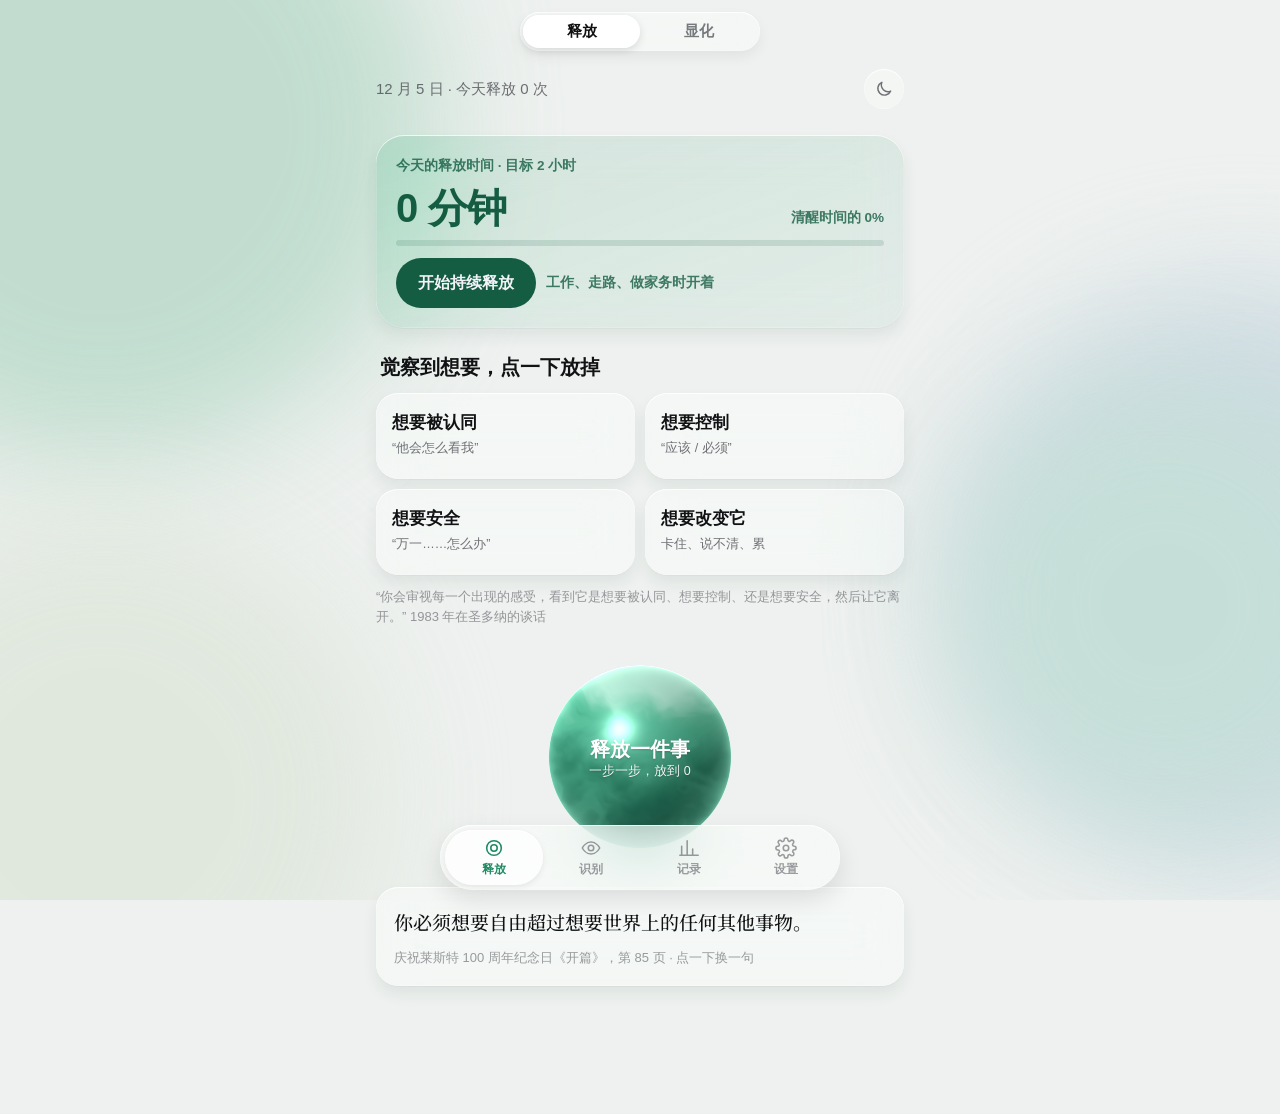
<file: app/index.html>
<!doctype html>
<html lang="zh-CN">
<head>
<meta charset="utf-8">
<meta name="viewport" content="width=device-width,initial-scale=1,viewport-fit=cover">
<meta name="theme-color" content="#eef1ef">
<meta name="apple-mobile-web-app-capable" content="yes">
<meta name="apple-mobile-web-app-title" content="释放与显化">
<link rel="manifest" href="manifest.json">
<link rel="icon" href="icon.svg" type="image/svg+xml">
<link rel="apple-touch-icon" href="icon.svg">
<style>[hidden]{display:none!important}</style>
</head>
<body>
<title>释放与显化</title>
<meta name="claude:viewport-fit-sides" content="cover">
<link rel="stylesheet" href="https://fonts.googleapis.com/css2?family=Noto+Serif+SC:wght@500;700;900&display=swap">
<style id="css-release">
/* Layout: iOS grouped style. Surfaces are separated by fill and space, never by lines.
   Glass (blur + translucency) on the floating bars and sheets only; the orb is the one bold visual. */
:root{
  --bg:#f2f2f7; --bg-2:#e9eef0; --cell:rgba(255,255,255,.86); --cell-solid:#ffffff; --fill:rgba(120,120,128,.12); --fill-2:rgba(120,120,128,.08);
  --label:#111214; --label-2:rgba(60,60,67,.72); --label-3:rgba(60,60,67,.5);
  --tint:#1f8a63; --tint-ink:#ffffff; --tint-fill:rgba(31,138,99,.12); --tile:rgba(31,138,99,.10); --tile-ink:#145c42;
  --orb-1:#d6f3e7; --orb-2:#5fbf9b; --orb-3:#17795a; --flame:#ff7a1a;
  --glass:rgba(249,249,251,.72); --glass-hi:rgba(255,255,255,.65); --shadow:0 1px 2px rgba(0,0,0,.04),0 6px 14px rgba(0,0,0,.05); --scrim:rgba(0,0,0,.25);
  --sans:-apple-system,BlinkMacSystemFont,"SF Pro Text","SF Pro Display","PingFang SC","Hiragino Sans GB","Noto Sans SC","Microsoft YaHei",sans-serif;
  --serif:"Noto Serif SC","Songti SC","STSong",serif;
  --spring:cubic-bezier(.32,1.25,.5,1); --ease:cubic-bezier(.22,1,.36,1);
  color-scheme:light;
}
@media (prefers-color-scheme: dark){:root:not([data-theme="light"]){
  --bg:#000000; --bg-2:#06100c; --cell:rgba(28,28,30,.86); --cell-solid:#1c1c1e; --fill:rgba(120,120,128,.24); --fill-2:rgba(120,120,128,.16);
  --label:#f5f5f7; --label-2:rgba(235,235,245,.66); --label-3:rgba(235,235,245,.42);
  --tint:#3ecf8e; --tint-ink:#03140d; --tint-fill:rgba(62,207,142,.16); --tile:rgba(62,207,142,.12); --tile-ink:#9ff0c9;
  --orb-1:#1e4a3b; --orb-2:#2f9e78; --orb-3:#a6f2d3;
  --glass:rgba(22,22,24,.68); --glass-hi:rgba(255,255,255,.08); --shadow:0 1px 2px rgba(0,0,0,.4); --scrim:rgba(0,0,0,.5); color-scheme:dark}}
:root[data-theme="dark"]{
  --bg:#000000; --bg-2:#06100c; --cell:rgba(28,28,30,.86); --cell-solid:#1c1c1e; --fill:rgba(120,120,128,.24); --fill-2:rgba(120,120,128,.16);
  --label:#f5f5f7; --label-2:rgba(235,235,245,.66); --label-3:rgba(235,235,245,.42);
  --tint:#3ecf8e; --tint-ink:#03140d; --tint-fill:rgba(62,207,142,.16); --tile:rgba(62,207,142,.12); --tile-ink:#9ff0c9;
  --orb-1:#1e4a3b; --orb-2:#2f9e78; --orb-3:#a6f2d3;
  --glass:rgba(22,22,24,.68); --glass-hi:rgba(255,255,255,.08); --shadow:0 1px 2px rgba(0,0,0,.4); --scrim:rgba(0,0,0,.5); color-scheme:dark}
*{box-sizing:border-box}
html,body{background:var(--bg);color:var(--label)}
body{margin:0;font-family:var(--sans);font-size:17px;line-height:1.6;-webkit-font-smoothing:antialiased;-webkit-tap-highlight-color:transparent;-webkit-user-select:none;user-select:none;
  background:linear-gradient(180deg,var(--bg-2) 0,var(--bg) 360px) no-repeat,var(--bg);transition:background-color .4s}
input,textarea{-webkit-user-select:text;user-select:text}
body::before{content:"";position:fixed;inset:0 0 auto;height:env(safe-area-inset-top,0px);z-index:30;background:var(--glass);-webkit-backdrop-filter:blur(20px);backdrop-filter:blur(20px)}
button{font:inherit;color:inherit;background:none;border:0;padding:0;cursor:pointer;touch-action:manipulation}
a{color:inherit}
:focus-visible{outline:2px solid var(--tint);outline-offset:3px;border-radius:12px}
h1,h2,h3,p{margin:0}
h1{font-size:32px;font-weight:800;line-height:1.2;letter-spacing:-.01em;text-wrap:balance}
h2{font-size:20px;font-weight:700;line-height:1.35;text-wrap:balance}
.serif{font-family:var(--serif)}
.meta{font-size:15px;color:var(--label-2)}
.cap{font-size:13px;color:var(--label-3);line-height:1.55}
main{max-width:560px;margin:0 auto;padding-block:18px 128px;padding-left:max(16px,env(safe-area-inset-left,0px));padding-right:max(16px,env(safe-area-inset-right,0px));display:flex;flex-direction:column;gap:26px}
.row{display:flex;gap:10px;flex-wrap:wrap;align-items:center}
.split{display:flex;justify-content:space-between;align-items:center;gap:12px}

/* press feedback: everything tappable shrinks and dims a touch, springs back */
.tap{transition:transform .35s var(--spring),opacity .2s,background-color .25s,color .25s}
.tap.down{transform:scale(.96);opacity:.75;transition:transform .1s ease,opacity .1s}
.btn{display:inline-flex;align-items:center;justify-content:center;gap:8px;min-height:50px;padding:0 22px;border-radius:999px;font-size:16px;font-weight:600;background:var(--fill);color:var(--label)}
.btn.solid{background:var(--label);color:var(--bg)}
.btn.acc{background:var(--tint);color:var(--tint-ink)}
.btn.sm{min-height:36px;padding:0 15px;font-size:14px}
.btn:disabled{opacity:.3}
.card{background:var(--cell);border-radius:22px;padding:18px;box-shadow:var(--shadow)}
.bar{height:6px;border-radius:3px;background:var(--fill);overflow:hidden}
.bar i{display:block;height:100%;border-radius:3px;background:var(--tint);transition:width .8s var(--ease)}
.iconbtn{width:40px;height:40px;border-radius:50%;display:grid;place-items:center;color:var(--label-2);background:var(--fill-2);flex:none}
.iconbtn svg{width:20px;height:20px}

/* home */
.top{display:flex;justify-content:space-between;align-items:center;gap:10px}
.top .r{display:flex;align-items:center;gap:8px}
.streak{display:inline-flex;align-items:center;gap:5px;font-weight:700;font-size:14px;color:var(--label-2)}
.streak svg{width:16px;height:16px;color:var(--flame)}
.today{background:var(--tile);color:var(--tile-ink);border-radius:28px;padding:20px;display:flex;flex-direction:column;gap:12px}
.today .big{font-weight:800;font-size:40px;line-height:1;letter-spacing:-.02em;font-variant-numeric:tabular-nums}
.today .bar{background:color-mix(in srgb,var(--tile-ink) 14%,transparent)}
.today .bar i{background:var(--tile-ink)}
.today .k{font-size:13.5px;font-weight:600;opacity:.8}
.live{display:inline-flex;align-items:center;gap:8px;font-variant-numeric:tabular-nums;font-weight:700}
.live i{width:8px;height:8px;border-radius:50%;background:var(--tile-ink)}
.today .btn{background:var(--tile-ink);color:var(--bg)}
.today .btn.ghost{background:color-mix(in srgb,var(--tile-ink) 12%,transparent);color:var(--tile-ink)}
.orbbox{display:grid;place-items:center;padding:4px 0}
.orbbtn{width:min(52vw,200px);aspect-ratio:1;border-radius:50%;position:relative;display:grid;place-items:center}
.orb{position:absolute;inset:0;border-radius:50%;
  background:radial-gradient(circle at 34% 28%,rgba(255,255,255,.9),rgba(255,255,255,0) 40%),radial-gradient(circle at 50% 62%,var(--orb-2),var(--orb-3) 74%);
  box-shadow:inset 0 -14px 28px rgba(0,0,0,.16),inset 0 2px 0 rgba(255,255,255,.45),0 14px 18px rgba(23,121,90,.16)}
.orbbtn .lbl{position:relative;font-weight:700;font-size:20px;color:#fff;text-shadow:0 1px 2px rgba(0,0,0,.2);text-align:center;line-height:1.4}
.orbbtn .lbl small{display:block;font-size:12.5px;font-weight:500;opacity:.92}
.breathe{animation:breathe 7s ease-in-out infinite}
@keyframes breathe{0%,100%{transform:scale(.95)}50%{transform:scale(1.03)}}
.quick{display:grid;grid-template-columns:repeat(2,minmax(0,1fr));gap:10px}
.q{background:var(--cell);border-radius:22px;padding:16px;text-align:left;display:flex;flex-direction:column;gap:3px;box-shadow:var(--shadow);position:relative;min-height:86px}
.q b{font-size:17px;font-weight:700}
.q small{font-size:12.5px;color:var(--label-2);line-height:1.5}
.q .n{position:absolute;right:14px;top:12px;font-weight:800;font-size:22px;color:var(--tint);font-variant-numeric:tabular-nums;display:inline-block}
.q.pop{background:var(--tint-fill)}
.quote{font-family:var(--serif);font-weight:500;font-size:19px;line-height:1.8}
.sect{display:flex;flex-direction:column;gap:12px}
.sect>h2{padding-left:4px}

/* tab bar: floating glass capsule */
.dock{position:fixed;left:0;right:0;bottom:calc(10px + env(safe-area-inset-bottom,0px));z-index:20;display:flex;justify-content:center;padding-left:max(14px,env(safe-area-inset-left,0px));padding-right:max(14px,env(safe-area-inset-right,0px));pointer-events:none}
.tabs{pointer-events:auto;position:relative;display:flex;padding:5px;border-radius:999px;width:100%;max-width:400px;background:var(--glass);-webkit-backdrop-filter:blur(28px) saturate(180%);backdrop-filter:blur(28px) saturate(180%);box-shadow:inset 0 1px 0 var(--glass-hi),0 8px 20px rgba(0,0,0,.08)}
.tabs .pill{position:absolute;top:5px;bottom:5px;left:5px;border-radius:999px;background:var(--cell-solid);box-shadow:0 1px 3px rgba(0,0,0,.08);transition:transform .45s var(--spring),width .45s var(--spring)}
.tabs button{position:relative;z-index:1;flex:1;display:flex;flex-direction:column;align-items:center;gap:1px;padding:7px 2px;border-radius:999px;font-size:11.5px;font-weight:600;color:var(--label-3);transition:color .3s}
.tabs svg{width:22px;height:22px}
.tabs .on{color:var(--tint)}

/* full-screen guided release */
.fx{position:fixed;inset:0;z-index:40;background:var(--bg);display:flex;flex-direction:column;animation:up .42s var(--ease) both}
.fx.out{animation:downout .28s ease forwards}
@keyframes up{from{transform:translateY(40px);opacity:0}}
@keyframes downout{to{transform:translateY(40px);opacity:0}}
.fx-top{display:flex;align-items:center;gap:12px;padding:calc(10px + env(safe-area-inset-top,0px)) max(16px,env(safe-area-inset-right,0px)) 10px max(16px,env(safe-area-inset-left,0px))}
.fx-top .segs{flex:1}
.segs{display:grid;grid-auto-flow:column;grid-auto-columns:1fr;gap:5px}
.segs i{height:4px;border-radius:2px;background:var(--fill);transition:background .5s}
.segs i.on{background:var(--tint)}
.fx-body{flex:1;overflow:auto;-webkit-overflow-scrolling:touch;padding:10px max(16px,env(safe-area-inset-right,0px)) 24px max(16px,env(safe-area-inset-left,0px))}
.fx-in{max-width:560px;margin:0 auto;display:flex;flex-direction:column;gap:18px}
.fx-in.fwd{animation:swapf .38s var(--ease) both}.fx-in.back{animation:swapb .38s var(--ease) both}
@keyframes swapf{from{opacity:0;transform:translateX(26px)}}@keyframes swapb{from{opacity:0;transform:translateX(-26px)}}
.fx-foot{display:flex;gap:10px;justify-content:space-between;align-items:center;padding:12px max(16px,env(safe-area-inset-right,0px)) calc(12px + env(safe-area-inset-bottom,0px)) max(16px,env(safe-area-inset-left,0px));
  background:var(--glass);-webkit-backdrop-filter:blur(24px) saturate(180%);backdrop-filter:blur(24px) saturate(180%)}
.chips{display:flex;gap:8px;flex-wrap:wrap}
.chip{padding:8px 15px;border-radius:999px;background:var(--fill);font-size:14.5px;font-weight:600}
.chip.on{background:var(--label);color:var(--bg)}
input[type=text],input[type=search],textarea{width:100%;font:inherit;font-size:17px;color:var(--label);background:var(--fill);border:0;border-radius:14px;padding:12px 16px}
input[type=search]{border-radius:999px;padding-left:20px}
textarea{min-height:90px;resize:vertical}
input::placeholder,textarea::placeholder{color:var(--label-3)}
.meter{background:var(--cell);border-radius:20px;padding:14px 16px;box-shadow:var(--shadow);display:flex;flex-direction:column;gap:4px}
.meter input[type=range]{width:100%;accent-color:var(--tint);height:30px}
.mnum{font-weight:800;font-size:30px;line-height:1;color:var(--tint);font-variant-numeric:tabular-nums;display:inline-block}
.emo{display:flex;flex-direction:column;gap:16px}
.lv{display:grid;grid-template-columns:4.4em minmax(0,1fr);gap:8px;align-items:start;transition:opacity .3s}
.lv>b{padding-top:6px;font-size:15px;font-weight:700}
.lv>b small{display:block;font-weight:500;font-size:11.5px;color:var(--label-3)}
.lv.dim{opacity:.28}
.words{display:flex;flex-wrap:wrap;gap:7px}
.words button{padding:7px 13px;border-radius:999px;background:var(--cell);box-shadow:var(--shadow);font-size:14.5px;transition:transform .35s var(--spring),background .2s,color .2s}
.words button.hit{background:var(--tint-fill);color:var(--tint);font-weight:700;box-shadow:none}
.words button.sel{background:var(--tint);color:var(--tint-ink);box-shadow:none;transform:scale(1.06)}
.wcard{width:100%;background:var(--cell);border-radius:22px;padding:17px 18px;text-align:left;display:flex;flex-direction:column;gap:9px;box-shadow:var(--shadow)}
.wcard .h{display:flex;justify-content:space-between;align-items:center;gap:8px}
.wcard .h b{font-size:18px;font-weight:700}
.wcard ul{margin:0;padding-left:1.1em;font-size:14.5px;line-height:1.65;color:var(--label-2)}
.say{display:flex;flex-wrap:wrap;gap:6px}
.say span{font-size:12.5px;padding:3px 10px;border-radius:999px;background:var(--fill-2);color:var(--label-2)}
.badge{font-size:12px;font-weight:700;padding:3px 10px;border-radius:999px;background:var(--tint-fill);color:var(--tint);flex:none}
.stage{display:flex;flex-direction:column;align-items:center;gap:20px;padding:8px 0}
.ball{width:var(--s,220px);height:var(--s,220px);position:relative;opacity:var(--o,1);transition:width 1.1s var(--spring),height 1.1s var(--spring),opacity 1.1s}
.say-big{font-family:var(--serif);font-weight:500;font-size:21px;line-height:1.8;text-align:center}
.note{border-radius:20px;padding:14px 16px;background:var(--tint-fill);font-size:14.5px;line-height:1.7}
.levels{display:grid;grid-template-columns:repeat(3,minmax(0,1fr));gap:8px}
.levels button{padding:11px 4px;border-radius:14px;background:var(--fill);font-weight:700;font-size:15px}
.levels button.cap-l{color:var(--tint)}
.levels button.on{background:var(--label);color:var(--bg)}
.done-num{font-weight:800;font-size:60px;line-height:1;text-align:center;font-variant-numeric:tabular-nums;letter-spacing:-.02em}
.tray{flex:1;min-width:0;white-space:nowrap;overflow:hidden;text-overflow:ellipsis;font-size:15px;font-weight:700;display:inline-block}
.tray em{font-style:normal;font-weight:500;color:var(--label-3)}
.fading{display:flex;flex-wrap:wrap;gap:6px;justify-content:center;opacity:var(--fo,1);filter:blur(var(--fb,0px));transition:opacity 1.2s ease,filter 1.2s ease}
.fading span{padding:5px 12px;border-radius:999px;background:var(--fill);font-size:14px;font-weight:600}

/* check-in banner (iOS notification style) */
.ping{position:fixed;left:50%;top:calc(10px + env(safe-area-inset-top,0px));transform:translateX(-50%);z-index:50;width:min(540px,calc(100% - 20px));border-radius:24px;padding:14px;
  background:var(--glass);-webkit-backdrop-filter:blur(30px) saturate(180%);backdrop-filter:blur(30px) saturate(180%);box-shadow:inset 0 1px 0 var(--glass-hi),0 10px 24px rgba(0,0,0,.14);display:flex;flex-direction:column;gap:10px;animation:down .5s var(--spring) both}
@keyframes down{from{transform:translate(-50%,-30px);opacity:0}}
.ping.bye{animation:pingout .25s ease forwards}
@keyframes pingout{to{transform:translate(-50%,-20px);opacity:0}}
.ping .pq{display:grid;grid-template-columns:repeat(4,minmax(0,1fr));gap:6px}
.ping .pq button{padding:10px 2px;border-radius:14px;background:var(--fill);font-size:13.5px;font-weight:700}

/* records + settings: inset grouped, no separators */
.figs{display:grid;grid-template-columns:repeat(3,minmax(0,1fr));gap:10px}
.figs div{display:flex;flex-direction:column;background:var(--cell);border-radius:20px;padding:14px;box-shadow:var(--shadow)}
.figs b{font-size:26px;font-weight:800;line-height:1.15;font-variant-numeric:tabular-nums;letter-spacing:-.01em}
.figs span{font-size:12.5px;color:var(--label-2)}
.week{display:grid;grid-template-columns:repeat(7,minmax(0,1fr));gap:10px;align-items:end;height:130px}
.week div{display:flex;flex-direction:column;align-items:center;gap:6px;height:100%;justify-content:flex-end}
.week i{display:block;width:100%;border-radius:8px;background:var(--tint);min-height:4px;transform-origin:bottom;animation:grow .7s var(--spring) both}
@keyframes grow{from{transform:scaleY(0)}}
.week span{font-size:11.5px;color:var(--label-3);font-variant-numeric:tabular-nums}
.list{background:var(--cell);border-radius:22px;overflow:hidden;box-shadow:var(--shadow);padding:4px 0}
.list>*{display:flex;gap:12px;align-items:center;padding:11px 16px}
.list .grow{flex:1;min-width:0;display:flex;flex-direction:column;gap:2px}
.list small{font-size:12.5px;color:var(--label-2)}
.time{font-variant-numeric:tabular-nums;font-size:13px;color:var(--label-3);flex:none;width:3em}
.tag{font-size:12px;padding:3px 10px;border-radius:999px;background:var(--fill);color:var(--label-2);font-weight:600}
.tag.a{background:var(--tint-fill);color:var(--tint)}
/* iOS segmented control */
.seg{position:relative;display:grid;grid-auto-flow:column;grid-auto-columns:1fr;padding:2px;border-radius:10px;background:var(--fill)}
.seg .thumb{position:absolute;top:2px;bottom:2px;left:2px;border-radius:8px;background:var(--cell-solid);box-shadow:0 2px 6px rgba(0,0,0,.12);transition:transform .45s var(--spring)}
.seg button{position:relative;z-index:1;padding:7px 4px;font-size:13.5px;font-weight:600;border-radius:8px}
.seg button.on{font-weight:700}
/* iOS switch */
.switch{position:relative;width:51px;height:31px;border-radius:999px;background:var(--fill);flex:none;transition:background .3s}
.switch::after{content:"";position:absolute;top:2px;left:2px;width:27px;height:27px;border-radius:50%;background:#fff;box-shadow:0 2px 6px rgba(0,0,0,.2);transition:transform .4s var(--spring)}
.switch.on{background:#34c759}
.switch.on::after{transform:translateX(20px)}
.setrow{display:flex;justify-content:space-between;align-items:center;gap:12px}
.ref{display:flex;flex-direction:column;gap:12px}
.hapt{position:absolute;width:1px;height:1px;opacity:0;pointer-events:none;overflow:hidden}

/* motion */
.wave{position:fixed;border-radius:50%;pointer-events:none;z-index:45;box-shadow:inset 0 0 0 2px var(--orb-2);transform:translate(-50%,-50%) scale(.7);opacity:.9;animation:ripple 1.4s var(--ease) forwards}
@keyframes ripple{to{transform:translate(-50%,-50%) scale(2.1);opacity:0}}
.mote{position:fixed;border-radius:50%;background:var(--orb-2);pointer-events:none;z-index:45;animation:mote var(--d,1.6s) cubic-bezier(.2,.7,.3,1) forwards}
@keyframes mote{from{transform:translate(-50%,-50%);opacity:.85}to{transform:translate(calc(-50% + var(--x)),calc(-50% - var(--y))) scale(.3);opacity:0}}
.plus{position:fixed;z-index:45;font-weight:800;font-size:18px;color:var(--tint);pointer-events:none;animation:plus .9s var(--ease) forwards}
@keyframes plus{from{transform:translate(-50%,0);opacity:1}to{transform:translate(-50%,-38px);opacity:0}}
.bump{animation:bump .45s var(--spring)}
@keyframes bump{40%{transform:scale(1.35)}}
.fadeswap{animation:fadeswap .5s ease}
@keyframes fadeswap{from{opacity:0;transform:translateY(6px)}}
.pop-in{animation:popin .5s var(--spring) both}
@keyframes popin{from{opacity:0;transform:scale(.94)}}
.settle .orb{animation:settle 1.2s var(--spring)}
@keyframes settle{0%{transform:scale(1.25)}100%{transform:scale(1)}}
main.tabin>*{animation:tabin .45s var(--ease) both}main.tabin>*:nth-child(2){animation-delay:.04s}main.tabin>*:nth-child(3){animation-delay:.08s}main.tabin>*:nth-child(n+4){animation-delay:.12s}
@keyframes tabin{from{opacity:0;transform:translateY(12px)}}
@media (prefers-color-scheme: dark){:root:not([data-theme="light"]) .orbbtn .lbl{color:#03140d;text-shadow:none}}
:root[data-theme="dark"] .orbbtn .lbl{color:#03140d;text-shadow:none}

/* 3D orb */
.orb3d{position:absolute;inset:0;display:block}
.orbgl{position:absolute;inset:-6%;width:112%;height:112%;display:block}
.orbbtn{transition:none}
.orbbtn.tap.down{transform:none;opacity:1}
.ball{width:240px;height:240px;transition:none;opacity:1}
/* ===== glass layer: a soft living wallpaper behind, frosted translucent surfaces in front ===== */
:root{--g:rgba(255,255,255,.42);--g-2:rgba(255,255,255,.34);--g-strong:rgba(250,252,251,.62);--edge:rgba(255,255,255,.75);--edge-2:rgba(255,255,255,.35);
  --gshadow:0 1px 1px rgba(0,0,0,.03),0 8px 16px rgba(20,60,45,.07);--blur:blur(24px) saturate(185%);
  --w0:#eef1ef;--w1:#b7d9c8;--w2:#c6d6df;--w3:#dde6da;--w4:#c4e0d6}
@media (prefers-color-scheme: dark){:root:not([data-theme="light"]){--g:rgba(255,255,255,.075);--g-2:rgba(255,255,255,.06);--g-strong:rgba(18,22,21,.6);--edge:rgba(255,255,255,.16);--edge-2:rgba(255,255,255,.06);
  --gshadow:0 1px 1px rgba(0,0,0,.3),0 8px 18px rgba(0,0,0,.35);--w0:#050807;--w1:#0f3b2f;--w2:#132634;--w3:#16231a;--w4:#0f302d}}
:root[data-theme="dark"]{--g:rgba(255,255,255,.075);--g-2:rgba(255,255,255,.06);--g-strong:rgba(18,22,21,.6);--edge:rgba(255,255,255,.16);--edge-2:rgba(255,255,255,.06);
  --gshadow:0 1px 1px rgba(0,0,0,.3),0 8px 18px rgba(0,0,0,.35);--w0:#050807;--w1:#0f3b2f;--w2:#132634;--w3:#16231a;--w4:#0f302d}
html{background:var(--w0)}
body{background:transparent!important}
.amb{position:fixed;inset:0;z-index:-1;overflow:hidden;pointer-events:none;background:var(--w0)}
.amb i{position:absolute;border-radius:50%;filter:blur(60px);opacity:.8;will-change:transform}
@media (prefers-color-scheme: dark){:root:not([data-theme="light"]) .amb i{opacity:.38}}
:root[data-theme="dark"] .amb i{opacity:.38}
.amb i:nth-child(1){width:52vmax;height:52vmax;left:-18vmax;top:-16vmax;background:var(--w1);animation:drift1 38s ease-in-out infinite alternate}
.amb i:nth-child(2){width:46vmax;height:46vmax;right:-20vmax;top:22vmax;background:var(--w2);animation:drift2 46s ease-in-out infinite alternate}
.amb i:nth-child(3){width:44vmax;height:44vmax;left:-14vmax;bottom:-14vmax;background:var(--w3);animation:drift3 52s ease-in-out infinite alternate}
.amb i:nth-child(4){width:34vmax;height:34vmax;right:-8vmax;bottom:6vmax;background:var(--w4);animation:drift1 60s ease-in-out infinite alternate-reverse}
@keyframes drift1{to{transform:translate(12vmax,10vmax) scale(1.1)}}
@keyframes drift2{to{transform:translate(-14vmax,12vmax) scale(.92)}}
@keyframes drift3{to{transform:translate(10vmax,-12vmax) scale(1.08)}}
body::before{background:transparent;-webkit-backdrop-filter:none;backdrop-filter:none}
/* frosted surfaces */
.card,.q,.meter,.wcard,.figs div,.list,.today,.seg,.ping,.fx-foot{
  background:var(--g);-webkit-backdrop-filter:var(--blur);backdrop-filter:var(--blur);
  box-shadow:inset 0 1px 0 var(--edge),inset 0 0 0 .5px var(--edge-2),var(--gshadow)}
.today{background:linear-gradient(160deg,rgba(31,138,99,.12),rgba(31,138,99,.05));}
.q.pop{background:var(--tint-fill)}
.words button,.chip,.levels button,.fading span,.say span,.btn,.iconbtn,input[type=text],input[type=search],textarea,.ping .pq button{
  background:var(--g-2);box-shadow:inset 0 1px 0 var(--edge),inset 0 0 0 .5px var(--edge-2)}
input[type=text],input[type=search],textarea{-webkit-backdrop-filter:var(--blur);backdrop-filter:var(--blur)}
.btn.solid{background:var(--label);color:var(--bg);box-shadow:0 6px 14px rgba(0,0,0,.14)}
.btn.acc{background:var(--tint);color:var(--tint-ink);box-shadow:0 6px 14px rgba(31,138,99,.25)}
.today .btn{background:var(--tile-ink);color:var(--bg);box-shadow:none}
.today .btn.ghost{background:rgba(255,255,255,.35);color:var(--tile-ink);box-shadow:inset 0 1px 0 var(--edge)}
.words button.sel,.chip.on,.levels button.on{box-shadow:0 4px 10px rgba(0,0,0,.12)}
.words button.sel{background:var(--tint);color:var(--tint-ink)}
.chip.on,.levels button.on{background:var(--label);color:var(--bg)}
.words button.hit{background:var(--tint-fill)}
.seg{background:var(--g-2)}
.seg .thumb{background:rgba(255,255,255,.85);box-shadow:inset 0 1px 0 #fff,0 3px 8px rgba(0,0,0,.12)}
.tabs{background:var(--g-strong);box-shadow:inset 0 1px 0 var(--edge),inset 0 0 0 .5px var(--edge-2),0 10px 24px rgba(0,0,0,.1)}
.tabs .pill{background:rgba(255,255,255,.7);box-shadow:inset 0 1px 0 #fff,0 2px 6px rgba(0,0,0,.08)}
.fx{background:var(--g-strong);-webkit-backdrop-filter:blur(40px) saturate(170%);backdrop-filter:blur(40px) saturate(170%)}
.fx-foot{border-radius:26px 26px 0 0}
.badge{background:rgba(31,138,99,.16)}
.note{background:linear-gradient(160deg,rgba(31,138,99,.16),rgba(31,138,99,.06));-webkit-backdrop-filter:var(--blur);backdrop-filter:var(--blur);box-shadow:inset 0 1px 0 var(--edge)}
.bar{background:rgba(120,120,128,.16)}
/* glass orb: clearer body, bright rim, inner light */
.orb{background:
  radial-gradient(circle at 32% 24%,rgba(255,255,255,.95) 0,rgba(255,255,255,.35) 18%,rgba(255,255,255,0) 40%),
  radial-gradient(circle at 70% 82%,rgba(255,255,255,.35),rgba(255,255,255,0) 35%),
  radial-gradient(circle at 50% 60%,color-mix(in srgb,var(--orb-2) 80%,transparent),color-mix(in srgb,var(--orb-3) 92%,transparent) 76%);
  box-shadow:inset 0 0 0 1px rgba(255,255,255,.45),inset 0 -18px 30px rgba(0,0,0,.14),inset 0 10px 24px rgba(255,255,255,.25),0 18px 24px rgba(23,121,90,.18)}
@media (prefers-color-scheme: dark){:root:not([data-theme="light"]) .seg .thumb,:root:not([data-theme="light"]) .tabs .pill{background:rgba(255,255,255,.16);box-shadow:inset 0 1px 0 rgba(255,255,255,.18)}
  :root:not([data-theme="light"]) .today .btn.ghost{background:rgba(255,255,255,.1)}}
:root[data-theme="dark"] .seg .thumb,:root[data-theme="dark"] .tabs .pill{background:rgba(255,255,255,.16);box-shadow:inset 0 1px 0 rgba(255,255,255,.18)}
:root[data-theme="dark"] .today .btn.ghost{background:rgba(255,255,255,.1)}
@media (prefers-reduced-motion:reduce){.amb i{animation:none}}
@media (prefers-reduced-motion:reduce){*{animation:none!important;transition:none!important}}
</style>
<style id="css-manifest" media="not all">
/* Layout: one phone column of frosted glass over a calm, slowly drifting warm-stone backdrop.
   The amber orb is the one bold visual: tap it to affirm, it carries every step of the practice. */
:root{
  --w0:#eef1f3; --w1:#c3d4e3; --w2:#d3e0dc; --w3:#dbe2ea; --w4:#cad7e1;
  --g:rgba(255,255,255,.44); --g-2:rgba(255,255,255,.34); --g-strong:rgba(247,249,251,.66); --edge:rgba(255,255,255,.78); --edge-2:rgba(255,255,255,.35);
  --gshadow:0 1px 1px rgba(0,0,0,.03),0 8px 16px rgba(25,45,70,.07); --blur:blur(24px) saturate(170%);
  --label:#11151a; --label-2:rgba(55,62,72,.72); --label-3:rgba(55,62,72,.5); --fill:rgba(110,120,135,.13); --fill-2:rgba(110,120,135,.08);
  --tint:#2f6690; --tint-ink:#ffffff; --tint-fill:rgba(47,102,144,.12); --cell-solid:#ffffff;
  --sans:-apple-system,BlinkMacSystemFont,"SF Pro Text","SF Pro Display","PingFang SC","Hiragino Sans GB","Noto Sans SC","Microsoft YaHei",sans-serif;
  --serif:"Noto Serif SC","Songti SC","STSong",serif;
  --spring:cubic-bezier(.32,1.25,.5,1); --ease:cubic-bezier(.22,1,.36,1); color-scheme:light;
}
@media (prefers-color-scheme: dark){:root:not([data-theme="light"]){
  --w0:#05070a; --w1:#132a40; --w2:#11231f; --w3:#161d28; --w4:#0f1d2b;
  --g:rgba(255,255,255,.075); --g-2:rgba(255,255,255,.06); --g-strong:rgba(15,18,22,.66); --edge:rgba(255,255,255,.15); --edge-2:rgba(255,255,255,.06);
  --gshadow:0 1px 1px rgba(0,0,0,.3),0 8px 18px rgba(0,0,0,.35);
  --label:#eef3f8; --label-2:rgba(225,235,245,.66); --label-3:rgba(225,235,245,.42); --fill:rgba(140,155,175,.2); --fill-2:rgba(140,155,175,.12);
  --tint:#8fbbe6; --tint-ink:#06121e; --tint-fill:rgba(143,187,230,.15); --cell-solid:#1e232a; color-scheme:dark}}
:root[data-theme="dark"]{
  --w0:#05070a; --w1:#132a40; --w2:#11231f; --w3:#161d28; --w4:#0f1d2b;
  --g:rgba(255,255,255,.075); --g-2:rgba(255,255,255,.06); --g-strong:rgba(15,18,22,.66); --edge:rgba(255,255,255,.15); --edge-2:rgba(255,255,255,.06);
  --gshadow:0 1px 1px rgba(0,0,0,.3),0 8px 18px rgba(0,0,0,.35);
  --label:#eef3f8; --label-2:rgba(225,235,245,.66); --label-3:rgba(225,235,245,.42); --fill:rgba(140,155,175,.2); --fill-2:rgba(140,155,175,.12);
  --tint:#8fbbe6; --tint-ink:#06121e; --tint-fill:rgba(143,187,230,.15); --cell-solid:#1e232a; color-scheme:dark}
*{box-sizing:border-box}
html{background:var(--w0)}
body{margin:0;background:transparent;color:var(--label);font-family:var(--sans);font-size:17px;line-height:1.6;-webkit-font-smoothing:antialiased;-webkit-tap-highlight-color:transparent;-webkit-user-select:none;user-select:none}
input,textarea{-webkit-user-select:text;user-select:text}
button{font:inherit;color:inherit;background:none;border:0;padding:0;cursor:pointer;touch-action:manipulation}
:focus-visible{outline:2px solid var(--tint);outline-offset:3px;border-radius:12px}
h1,h2,h3,p{margin:0}
h1{font-size:32px;font-weight:800;line-height:1.2;letter-spacing:-.01em;text-wrap:balance}
h2{font-size:20px;font-weight:700;line-height:1.35;text-wrap:balance}
.serif{font-family:var(--serif)}
.meta{font-size:15px;color:var(--label-2)}
.cap{font-size:13px;color:var(--label-3);line-height:1.55}
.amb{position:fixed;inset:0;z-index:-1;overflow:hidden;pointer-events:none;background:var(--w0)}
.amb i{position:absolute;border-radius:50%;filter:blur(60px);opacity:.8;will-change:transform}
@media (prefers-color-scheme: dark){:root:not([data-theme="light"]) .amb i{opacity:.45}}
:root[data-theme="dark"] .amb i{opacity:.45}
.amb i:nth-child(1){width:52vmax;height:52vmax;left:-18vmax;top:-16vmax;background:var(--w1);animation:d1 40s ease-in-out infinite alternate}
.amb i:nth-child(2){width:46vmax;height:46vmax;right:-20vmax;top:22vmax;background:var(--w2);animation:d2 48s ease-in-out infinite alternate}
.amb i:nth-child(3){width:44vmax;height:44vmax;left:-14vmax;bottom:-14vmax;background:var(--w3);animation:d3 54s ease-in-out infinite alternate}
.amb i:nth-child(4){width:34vmax;height:34vmax;right:-8vmax;bottom:6vmax;background:var(--w4);animation:d1 62s ease-in-out infinite alternate-reverse}
@keyframes d1{to{transform:translate(12vmax,10vmax) scale(1.1)}}@keyframes d2{to{transform:translate(-14vmax,12vmax) scale(.92)}}@keyframes d3{to{transform:translate(10vmax,-12vmax) scale(1.08)}}
main{max-width:560px;margin:0 auto;padding-block:18px 128px;padding-left:max(16px,env(safe-area-inset-left,0px));padding-right:max(16px,env(safe-area-inset-right,0px));display:flex;flex-direction:column;gap:26px}
.row{display:flex;gap:10px;flex-wrap:wrap;align-items:center}
.split{display:flex;justify-content:space-between;align-items:center;gap:12px}
.sect{display:flex;flex-direction:column;gap:12px}
.sect>h2{padding-left:4px}
/* glass surfaces */
.card,.list,.figs div,.meter,.tile,.fx-foot,.seg,.ping,.sheet{background:var(--g);-webkit-backdrop-filter:var(--blur);backdrop-filter:var(--blur);box-shadow:inset 0 1px 0 var(--edge),inset 0 0 0 .5px var(--edge-2),var(--gshadow)}
.card{border-radius:22px;padding:18px}
.focus{background:linear-gradient(160deg,rgba(47,102,144,.14),rgba(47,102,144,.04));border-radius:28px;padding:20px;display:flex;flex-direction:column;gap:12px;-webkit-backdrop-filter:var(--blur);backdrop-filter:var(--blur);box-shadow:inset 0 1px 0 var(--edge),var(--gshadow)}
.focus .stmt{font-family:var(--serif);font-weight:700;font-size:23px;line-height:1.55}
.btn,.chip,.iconbtn,input[type=text],textarea,.qa{background:var(--g-2);box-shadow:inset 0 1px 0 var(--edge),inset 0 0 0 .5px var(--edge-2)}
.btn{display:inline-flex;align-items:center;justify-content:center;gap:8px;min-height:50px;padding:0 22px;border-radius:999px;font-size:16px;font-weight:600}
.btn.solid{background:var(--label);color:var(--w0);box-shadow:0 6px 14px rgba(0,0,0,.14)}
.btn.acc{background:var(--tint);color:var(--tint-ink);box-shadow:0 6px 14px rgba(47,102,144,.25)}
.btn.sm{min-height:36px;padding:0 15px;font-size:14px}
.btn:disabled{opacity:.3}
.iconbtn{width:40px;height:40px;border-radius:50%;display:grid;place-items:center;color:var(--label-2);flex:none}
.iconbtn svg{width:20px;height:20px}
.chips{display:flex;gap:8px;flex-wrap:wrap}
.chip{padding:8px 15px;border-radius:999px;font-size:14.5px;font-weight:600}
.chip.on{background:var(--tint);color:var(--tint-ink);box-shadow:0 4px 10px rgba(0,0,0,.12)}
input[type=text],textarea{width:100%;font:inherit;font-size:17px;color:var(--label);border:0;border-radius:14px;padding:12px 16px}
textarea{min-height:84px;resize:vertical;line-height:1.6}
input::placeholder,textarea::placeholder{color:var(--label-3)}
.field{display:flex;flex-direction:column;gap:6px}
.field label{font-size:13.5px;font-weight:600;color:var(--label-2);padding-left:4px}
.tap{transition:transform .35s var(--spring),opacity .2s,background-color .25s,color .25s}
.tap.down{transform:scale(.96);opacity:.75;transition:transform .1s ease,opacity .1s}
.top{display:flex;justify-content:space-between;align-items:center;gap:10px}
.top .r{display:flex;align-items:center;gap:8px}
.streak{display:inline-flex;align-items:center;gap:5px;font-weight:700;font-size:14px;color:var(--label-2)}
.streak svg{width:16px;height:16px;color:#e07a1f}
.bar{height:6px;border-radius:3px;background:var(--fill);overflow:hidden}
.bar i{display:block;height:100%;border-radius:3px;background:var(--tint);transition:width .8s var(--ease)}
/* orb */
.orbbox{display:flex;flex-direction:column;align-items:center;gap:10px;padding:4px 0}
.orbbtn{width:min(54vw,210px);aspect-ratio:1;position:relative;display:grid;place-items:center;border-radius:50%}
.orb3d{position:absolute;inset:0;display:block}
.orbgl{position:absolute;inset:-6%;width:112%;height:112%;display:block}
.orbfb{position:absolute;inset:0;border-radius:50%;background:radial-gradient(circle at 34% 28%,rgba(255,255,255,.9),rgba(255,255,255,0) 40%),radial-gradient(circle at 50% 62%,#7fa9d2,#2f5f88 74%)}
.orbbtn .lbl{position:relative;font-weight:700;font-size:19px;color:#fff;text-shadow:0 1px 3px rgba(10,30,55,.35);text-align:center;line-height:1.35;pointer-events:none}
.orbbtn .lbl small{display:block;font-size:12.5px;font-weight:500;opacity:.95}
.count{font-weight:800;font-size:30px;font-variant-numeric:tabular-nums;letter-spacing:-.01em;display:inline-block}
.qa-row{display:grid;grid-template-columns:repeat(2,minmax(0,1fr));gap:10px}
.qa{border-radius:22px;padding:16px;text-align:left;display:flex;flex-direction:column;gap:3px;min-height:80px;-webkit-backdrop-filter:var(--blur);backdrop-filter:var(--blur)}
.qa b{font-size:16.5px;font-weight:700}
.qa small{font-size:12.5px;color:var(--label-2);line-height:1.5}
.grat{display:flex;flex-direction:column;gap:8px}
.grat .gi{display:flex;gap:10px;align-items:center}
.grat .gi span{font-family:var(--serif);font-weight:700;color:var(--tint);width:1.2em;text-align:center}
.quote{font-family:var(--serif);font-weight:500;font-size:19px;line-height:1.8}
.tile{border-radius:22px;padding:16px 18px;display:flex;flex-direction:column;gap:6px;text-align:left;width:100%}
.tile .st{font-family:var(--serif);font-weight:700;font-size:18px;line-height:1.5}
.badge{font-size:12px;font-weight:700;padding:3px 10px;border-radius:999px;background:var(--tint-fill);color:var(--tint);flex:none}
.badge.ok{background:rgba(52,170,110,.16);color:#2b8a5a}
.list{border-radius:22px;overflow:hidden;padding:4px 0}
.list>*{display:flex;gap:12px;align-items:center;padding:11px 16px;width:100%;text-align:left}
.list .grow{flex:1;min-width:0;display:flex;flex-direction:column;gap:2px}
.list small{font-size:12.5px;color:var(--label-2)}
.time{font-variant-numeric:tabular-nums;font-size:13px;color:var(--label-3);flex:none;width:3.4em}
.figs{display:grid;grid-template-columns:repeat(2,minmax(0,1fr));gap:10px}
.figs div{display:flex;flex-direction:column;border-radius:20px;padding:14px}
.figs b{font-size:26px;font-weight:800;line-height:1.15;font-variant-numeric:tabular-nums}
.figs span{font-size:12.5px;color:var(--label-2)}
.pull{font-family:var(--serif);font-weight:500;font-size:17.5px;line-height:1.85;padding-left:18px;position:relative}
.pull::before{content:"“";position:absolute;left:-2px;top:-6px;font-size:34px;line-height:1;color:var(--tint);font-family:var(--serif)}
.steps{list-style:none;margin:0;padding:0;counter-reset:s;display:flex;flex-direction:column;gap:12px}
.steps li{counter-increment:s;display:grid;grid-template-columns:28px minmax(0,1fr);gap:10px;line-height:1.7;font-size:15.5px}
.steps li::before{content:counter(s);font-weight:800;font-size:18px;color:var(--tint)}
.seg{position:relative;display:grid;grid-auto-flow:column;grid-auto-columns:1fr;padding:2px;border-radius:10px}
.seg .thumb{position:absolute;top:2px;bottom:2px;left:2px;border-radius:8px;background:rgba(255,255,255,.85);box-shadow:inset 0 1px 0 #fff,0 3px 8px rgba(0,0,0,.12);transition:transform .45s var(--spring)}
.seg button{position:relative;z-index:1;padding:7px 4px;font-size:13.5px;font-weight:600;border-radius:8px}
.switch{position:relative;width:51px;height:31px;border-radius:999px;background:var(--fill);flex:none;transition:background .3s}
.switch::after{content:"";position:absolute;top:2px;left:2px;width:27px;height:27px;border-radius:50%;background:#fff;box-shadow:0 2px 6px rgba(0,0,0,.2);transition:transform .4s var(--spring)}
.switch.on{background:#34c759}.switch.on::after{transform:translateX(20px)}
.setrow{display:flex;justify-content:space-between;align-items:center;gap:12px}
@media (prefers-color-scheme: dark){:root:not([data-theme="light"]) .seg .thumb,:root:not([data-theme="light"]) .tabs .pill{background:rgba(255,255,255,.16);box-shadow:inset 0 1px 0 rgba(255,255,255,.18)}}
:root[data-theme="dark"] .seg .thumb,:root[data-theme="dark"] .tabs .pill{background:rgba(255,255,255,.16);box-shadow:inset 0 1px 0 rgba(255,255,255,.18)}
/* tab bar */
.dock{position:fixed;left:0;right:0;bottom:calc(10px + env(safe-area-inset-bottom,0px));z-index:20;display:flex;justify-content:center;padding-left:max(14px,env(safe-area-inset-left,0px));padding-right:max(14px,env(safe-area-inset-right,0px));pointer-events:none}
.tabs{pointer-events:auto;position:relative;display:flex;padding:5px;border-radius:999px;width:100%;max-width:420px;background:var(--g-strong);-webkit-backdrop-filter:blur(28px) saturate(170%);backdrop-filter:blur(28px) saturate(170%);box-shadow:inset 0 1px 0 var(--edge),inset 0 0 0 .5px var(--edge-2),0 10px 24px rgba(0,0,0,.1)}
.tabs .pill{position:absolute;top:5px;bottom:5px;left:5px;border-radius:999px;background:rgba(255,255,255,.72);box-shadow:inset 0 1px 0 #fff,0 2px 6px rgba(0,0,0,.08);transition:transform .45s var(--spring)}
.tabs button{position:relative;z-index:1;flex:1;display:flex;flex-direction:column;align-items:center;gap:1px;padding:7px 2px;border-radius:999px;font-size:11.5px;font-weight:600;color:var(--label-3);transition:color .3s}
.tabs svg{width:22px;height:22px}
.tabs .on{color:var(--tint)}
/* full-screen practice + sheets */
.fx{position:fixed;inset:0;z-index:40;display:flex;flex-direction:column;background:var(--g-strong);-webkit-backdrop-filter:blur(40px) saturate(160%);backdrop-filter:blur(40px) saturate(160%);animation:up .42s var(--ease) both}
.fx.out{animation:downout .28s ease forwards}
@keyframes up{from{transform:translateY(40px);opacity:0}}@keyframes downout{to{transform:translateY(40px);opacity:0}}
.fx-top{display:flex;align-items:center;gap:12px;padding:calc(10px + env(safe-area-inset-top,0px)) max(16px,env(safe-area-inset-right,0px)) 10px max(16px,env(safe-area-inset-left,0px))}
.segs{flex:1;display:grid;grid-auto-flow:column;grid-auto-columns:1fr;gap:5px}
.segs i{height:4px;border-radius:2px;background:var(--fill);transition:background .5s}
.segs i.on{background:var(--tint)}
.fx-body{flex:1;overflow:auto;padding:10px max(16px,env(safe-area-inset-right,0px)) 24px max(16px,env(safe-area-inset-left,0px))}
.fx-in{max-width:560px;margin:0 auto;display:flex;flex-direction:column;gap:18px}
.fx-in.fwd{animation:swapf .38s var(--ease) both}.fx-in.back{animation:swapb .38s var(--ease) both}
@keyframes swapf{from{opacity:0;transform:translateX(26px)}}@keyframes swapb{from{opacity:0;transform:translateX(-26px)}}
.fx-foot{display:flex;gap:10px;justify-content:space-between;align-items:center;border-radius:26px 26px 0 0;padding:12px max(16px,env(safe-area-inset-right,0px)) calc(12px + env(safe-area-inset-bottom,0px)) max(16px,env(safe-area-inset-left,0px))}
.stage{display:flex;flex-direction:column;align-items:center;gap:18px;padding:6px 0}
.ball{width:230px;height:230px;position:relative}
.say-big{font-family:var(--serif);font-weight:500;font-size:21px;line-height:1.8;text-align:center}
.big-stmt{font-family:var(--serif);font-weight:700;font-size:26px;line-height:1.6;text-align:center}
.ring{width:64px;height:64px}
.ring circle{fill:none;stroke-width:5;stroke-linecap:round}
.note{border-radius:20px;padding:14px 16px;background:linear-gradient(160deg,rgba(47,102,144,.13),rgba(47,102,144,.04));font-size:14.5px;line-height:1.7;box-shadow:inset 0 1px 0 var(--edge)}
.scrim{position:fixed;inset:0;z-index:50;background:rgba(0,0,0,.22);animation:fade .25s both}
@keyframes fade{from{opacity:0}}
.sheet{position:fixed;left:0;right:0;bottom:0;z-index:51;max-height:88vh;overflow:auto;border-radius:26px 26px 0 0;background:var(--g-strong);-webkit-backdrop-filter:blur(40px) saturate(160%);backdrop-filter:blur(40px) saturate(160%);
  padding:10px max(18px,env(safe-area-inset-right,0px)) calc(18px + env(safe-area-inset-bottom,0px)) max(18px,env(safe-area-inset-left,0px));display:flex;flex-direction:column;gap:14px;animation:up .42s var(--spring) both}
.sheet.out{animation:downout .25s ease forwards}
.sheet .grab{width:38px;height:5px;border-radius:3px;background:var(--fill);align-self:center;margin-bottom:4px}
@media (min-width:640px){.sheet{left:50%;right:auto;width:560px;margin-left:-280px;bottom:20px;border-radius:26px}}
.hapt{position:absolute;width:1px;height:1px;opacity:0;pointer-events:none;overflow:hidden}
/* motion */
.wave{position:fixed;border-radius:50%;pointer-events:none;z-index:45;box-shadow:inset 0 0 0 2px #7fa9d2;transform:translate(-50%,-50%) scale(.7);opacity:.9;animation:ripple 1.4s var(--ease) forwards}
@keyframes ripple{to{transform:translate(-50%,-50%) scale(2.1);opacity:0}}
.mote{position:fixed;border-radius:50%;background:#9cc0e2;pointer-events:none;z-index:45;animation:mote var(--d,1.6s) cubic-bezier(.2,.7,.3,1) forwards}
@keyframes mote{from{transform:translate(-50%,-50%);opacity:.9}to{transform:translate(calc(-50% + var(--x)),calc(-50% - var(--y))) scale(.3);opacity:0}}
.plus{position:fixed;z-index:45;font-weight:800;font-size:18px;color:var(--tint);pointer-events:none;animation:plus .9s var(--ease) forwards}
@keyframes plus{from{transform:translate(-50%,0);opacity:1}to{transform:translate(-50%,-38px);opacity:0}}
.bump{animation:bump .45s var(--spring)}@keyframes bump{40%{transform:scale(1.3)}}
.fadeswap{animation:fadeswap .5s ease}@keyframes fadeswap{from{opacity:0;transform:translateY(6px)}}
main.tabin>*{animation:tabin .45s var(--ease) both}main.tabin>*:nth-child(2){animation-delay:.04s}main.tabin>*:nth-child(3){animation-delay:.08s}main.tabin>*:nth-child(n+4){animation-delay:.12s}
@keyframes tabin{from{opacity:0;transform:translateY(12px)}}
@media (prefers-reduced-motion:reduce){*{animation:none!important;transition:none!important}}
</style>
<style>
.modebar{position:relative;z-index:15;display:flex;justify-content:center;padding:calc(12px + env(safe-area-inset-top,0px)) max(16px,env(safe-area-inset-right,0px)) 0 max(16px,env(safe-area-inset-left,0px))}
.mseg{position:relative;display:grid;grid-template-columns:1fr 1fr;width:min(240px,70vw);padding:3px;border-radius:999px;
  background:rgba(255,255,255,.42);-webkit-backdrop-filter:blur(24px) saturate(170%);backdrop-filter:blur(24px) saturate(170%);box-shadow:inset 0 1px 0 rgba(255,255,255,.8),inset 0 0 0 .5px rgba(255,255,255,.4),0 6px 14px rgba(0,0,0,.06)}
.mseg .mthumb{position:absolute;top:3px;bottom:3px;left:3px;width:calc(50% - 3px);border-radius:999px;background:rgba(255,255,255,.9);box-shadow:inset 0 1px 0 #fff,0 3px 8px rgba(0,0,0,.12);transition:transform .45s cubic-bezier(.32,1.25,.5,1)}
.mseg button{position:relative;z-index:1;font:600 14.5px/1 -apple-system,BlinkMacSystemFont,"PingFang SC","Noto Sans SC",sans-serif;padding:9px 0;border:0;background:none;color:rgba(40,45,50,.62);cursor:pointer;transition:color .3s;-webkit-tap-highlight-color:transparent}
.mseg button.on{color:#111}
body[data-app="manifest"] .mseg .mthumb{transform:translateX(100%)}
@media (prefers-color-scheme: dark){:root:not([data-theme="light"]) .mseg{background:rgba(255,255,255,.07);box-shadow:inset 0 1px 0 rgba(255,255,255,.12),0 6px 14px rgba(0,0,0,.3)}
  :root:not([data-theme="light"]) .mseg .mthumb{background:rgba(255,255,255,.18);box-shadow:inset 0 1px 0 rgba(255,255,255,.2)}
  :root:not([data-theme="light"]) .mseg button{color:rgba(235,240,245,.6)} :root:not([data-theme="light"]) .mseg button.on{color:#fff}}
:root[data-theme="dark"] .mseg{background:rgba(255,255,255,.07);box-shadow:inset 0 1px 0 rgba(255,255,255,.12),0 6px 14px rgba(0,0,0,.3)}
:root[data-theme="dark"] .mseg .mthumb{background:rgba(255,255,255,.18);box-shadow:inset 0 1px 0 rgba(255,255,255,.2)}
:root[data-theme="dark"] .mseg button{color:rgba(235,240,245,.6)} :root[data-theme="dark"] .mseg button.on{color:#fff}
body.switching main{animation:mswap .45s cubic-bezier(.22,1,.36,1) both}
@keyframes mswap{from{opacity:0;transform:translateY(10px) scale(.99)}}
@media (prefers-reduced-motion:reduce){body.switching main{animation:none}.mseg .mthumb{transition:none}}
</style>
<div class="amb" aria-hidden="true"><i></i><i></i><i></i><i></i></div>
<div class="modebar"><div class="mseg" role="group" aria-label="切换模式"><span class="mthumb"></span><button data-app="release" aria-pressed="true">释放</button><button data-app="manifest" aria-pressed="false">显化</button></div></div>
<main id="main"></main>
<div class="dock"><nav class="tabs" id="tabs" aria-label="主导航"></nav></div>
<div id="layer"></div>
<script>
(function(){
const MODE='release',ON=()=>document.body.dataset.app===MODE;
const QUOTES=[{"q":"最基本的就是持续释放。","c":"The Way","t":"Lesson 2 · 2-2","p":9},{"q":"你们有没有特别注意去持续释放欲望，放走更多、放走更多、放走更多，直到没有更多？","c":"The Right Path","t":"开篇","p":45},{"q":"你会审视每一个出现的感受，看到它是想要被认同、想要控制、还是想要安全，然后让它离开。","c":"百年纪念","t":"1983 年在圣多纳的谈话","p":243},{"q":"所以当你去做，这是非常轻松容易的，它们就像波浪一样浮现并离开，直到波浪停止，你也就完成了。","c":"The Way","t":"Lesson 1","p":1},{"q":"从现在开始，任何你想要的东西，都通过释放来得到它。","c":"The Way","t":"Lesson 1","p":1},{"q":"一开始可能是一天抽出一小时，然后是早上的一个小时和晚上的一个小时，接着是几个小时，然后是半天，最后你会花上一整天时间。","c":"莱斯特·利文森的私教课","t":"没有限制 Part 2","p":115},{"q":"让心智完全安静下来，就是这么简单。","c":"莱斯特·利文森的私教课","t":"释放对自由的抗拒 Part 1","p":95},{"q":"当它开始浮现，请让它离开。","c":"The Way","t":"Lesson 4","p":18},{"q":"你现在就是完全自由的，你是全能的，你是全知的，你是全在的。","c":"The Way","t":"Lesson 5","p":22},{"q":"如果你觉得累了，就释放“想要改变疲惫”，你就会恢复精力。","c":"莱斯特·利文森静修会","t":"2-2","p":140},{"q":"释放“想要改变这个模糊不清的感受”","c":"The Way","t":"Lesson 1","p":1},{"q":"当你释放了那些，在它们底端的“对死亡的恐惧”，就会自然地、明显可察觉地浮现出来，给你去释放。","c":"The Way","t":"Lesson 1","p":1},{"q":"你设置了一个缺乏、想要、欲望去搅动你的心智，当你填补了这个欲望，心智变得安静起来，从而你仅仅是存在时，这就是你所感觉到的快乐","c":"The Way","t":"Lesson 5","p":22},{"q":"你必须想要自由超过你想要这个世界。","c":"The Way","t":"Lesson 1","p":1},{"q":"无论你想要什么，仅仅通过释放来得到，我把“仅仅”这个词划重点。","c":"The Way","t":"Lesson 1","p":1},{"q":"感受并不会咬你、不会对你开枪、不会击中你的头。","c":"The Way","t":"Lesson 1","p":1},{"q":"抛出这些“为什么”实际上是在刻意逃避做释放。","c":"The Way","t":"Lesson 1","p":1},{"q":"当你释放了，你会体验到自己不是行为者的感觉。","c":"The Way","t":"Lesson 3","p":14},{"q":"这不是强迫自己，而是一种放手，让它是的感觉。","c":"The Way","t":"Lesson 3","p":14},{"q":"因为每一分被压抑的感受都在压力下想要消耗它自己。","c":"The Way","t":"Lesson 4","p":18},{"q":"你必须想要自由超过你想要世界。","c":"The Way","t":"Lesson 5","p":22},{"q":"横在你和你的终极幸福之间的唯一事物就是被压抑着的感受。","c":"The Way","t":"Lesson 6 · 6-1","p":28},{"q":"每一个关于爱的感受都是“非爱的感受”。","c":"The Way","t":"Lesson 6 · 6-1","p":28},{"q":"心智是你构建起来的东西，它是你所有念头和感受的总和。","c":"The Way","t":"Lesson 6 · 6-1","p":28},{"q":"所以，我们再一次想要它的事实证明了我们从未满足过它。","c":"The Way","t":"Lesson 6 · 6-3","p":38},{"q":"如果我真的想要它，我会放下一切，并只管去做。","c":"The Way","t":"Lesson 6 · 6-3","p":38},{"q":"但感受只是程序而已，是我们对外部世界做出反应的潜意识自动化程序。","c":"The Right Path","t":"与莱斯特的谈话 第一卷","p":55},{"q":"每一个感受都是为了维持身体的生存而作为一种生存程序被植入的。","c":"The Right Path","t":"与莱斯特的谈话 第一卷","p":55},{"q":"每一个不可能，无论多么不可能，当我们对它完全释放时，都会立即变成可能","c":"The Right Path","t":"与莱斯特的谈话 第一卷","p":55},{"q":"以无欲为目标，以释放你所有的欲望为目标","c":"The Right Path","t":"与莱斯特的谈话 第一卷","p":55},{"q":"欲望是一种匮乏的痛苦，放下对拥有它的欲望，这会暂时让我们的心智安静下来，在那一刻，我们只是存在。","c":"The Right Path","t":"与莱斯特的谈话 第二卷","p":62},{"q":"无论你想要什么，在这里实现的最慢。","c":"The Right Path","t":"第三、四卷 · 分离","p":76},{"q":"随着你放手，随着你释放，随着你脱离身体，你的存在会不断扩展，直到最终，你仅仅只是你的存在。","c":"The Right Path","t":"第三、四卷 · 分离","p":76},{"q":"每一个感受都是为了这个物理身体，作为生存程序被放入的，但是每个感受实际上都是反生存的。","c":"The Right Path","t":"第三、四卷 · 获得自由","p":79},{"q":"不再有感受，你的心智就安静了，你的真我就会显现。","c":"The Right Path","t":"第三、四卷 · 获得自由","p":79},{"q":"对死亡的恐惧也仅仅只是一种感受罢了，事实是你不会死。","c":"The Right Path","t":"第三、四卷 · 给予","p":81},{"q":"释放对死亡的恐惧，下一步释放与“一”的分离感就没那么困难了。","c":"The Right Path","t":"第三、四卷 · 小我","p":83},{"q":"大多数人释放是为了把这个世界变成一个更好的世界","c":"The Right Path","t":"第三、四卷 · 通往顶端的路","p":83},{"q":"不是因为那个人帮你满足了你的欲望，所以你的心智变得安静了，而是心智安静下来了，这就是快乐。","c":"庆祝莱斯特 100 周年纪念日","t":"开篇","p":85},{"q":"你必须想要自由超过想要世界上的任何其他事物。","c":"庆祝莱斯特 100 周年纪念日","t":"开篇","p":85},{"q":"不要再到它所不在的地方寻找了，发现你的快乐是什么——当你的心智安静下来，你就只是存在。","c":"庆祝莱斯特 100 周年纪念日","t":"想要自由","p":87},{"q":"你释放得越多，你就能释放越多，你就越能往下深入并拉出更沉重的垃圾","c":"庆祝莱斯特 100 周年纪念日","t":"想要自由","p":87},{"q":"我们的垃圾闻起来很香，我们已经习惯了，我们不想释放它","c":"庆祝莱斯特 100 周年纪念日","t":"自由状态","p":87},{"q":"所以，好好利用这个世界的沉重吧，释放它，直到没有任何沉重。","c":"庆祝莱斯特 100 周年纪念日","t":"自由状态","p":87},{"q":"如果你想知道它是什么样子，释放所有的限制，你就会看到。","c":"庆祝莱斯特 100 周年纪念日","t":"全在","p":90},{"q":"一天 24 小时，你都在为了生存而处于守卫状态，当你想要生存时，你的心智永远都不会安静下来，一直都是生死攸关。","c":"庆祝莱斯特 100 周年纪念日","t":"身体和心智","p":91},{"q":"真正的底线是对死亡的恐惧，当这些感受出现时，释放它们，直到不再有任何对死亡的恐惧。","c":"庆祝莱斯特 100 周年纪念日","t":"对死亡的恐惧","p":91},{"q":"如果你被淹没了，释放认同和控制，直到你能够面对你对死亡的恐惧。","c":"庆祝莱斯特 100 周年纪念日","t":"对死亡的恐惧","p":91},{"q":"释放它，你就超越了业力，你不是在解决它。","c":"庆祝莱斯特 100 周年纪念日","t":"关于业力","p":92},{"q":"你只是纯粹地想让他们得到他们想要的","c":"庆祝莱斯特 100 周年纪念日","t":"家人与释放","p":92},{"q":"你必须想要它超过你想要世界上的任何事","c":"庆祝莱斯特 100 周年纪念日","t":"获得自由","p":93},{"q":"每个人都拥有他或她想要的东西，你喜欢自己所拥有的吗？","c":"庆祝莱斯特 100 周年纪念日","t":"获得自由","p":93},{"q":"它是你的心智，是你让它变得嘈杂，你可以让它安静下来。","c":"莱斯特·利文森的私教课","t":"释放对自由的抗拒 Part 1","p":95},{"q":"心智永远无法让心智安静。因为心智是错误地寻求生存、安全、认同和控制的机制","c":"莱斯特·利文森的私教课","t":"释放对自由的抗拒 Part 2","p":96},{"q":"让感受浮现出来，觉察它们下面的想要被认同或想要控制，然后让它们出去。","c":"莱斯特·利文森的私教课","t":"释放对自由的抗拒 Part 2","p":96},{"q":"心智是一个非常简单的东西，它就是我们所有念头和感受的总和。","c":"莱斯特·利文森的私教课","t":"释放对自由的抗拒 Part 3","p":98},{"q":"释放获取知识的尝试，所有的知识都是分离的。真正的知识不是知识，是存在。","c":"莱斯特·利文森的私教课","t":"你能做任何事 Part 2","p":101},{"q":"你所有的想要都必须集中于“想要自由”，那么，你会在几个月内得到它。","c":"莱斯特·利文森的私教课","t":"你能做任何事 Part 3","p":102},{"q":"你怎样让心智安静呢？通过释放心智的驱动，也就是感受。","c":"莱斯特·利文森的私教课","t":"你不是身体和心智 Part 1","p":104},{"q":"在你释放相当的认同和控制之前，你无法直面自己对死亡的恐惧，它在你的内心是如此深沉、如此沉重。","c":"莱斯特·利文森的私教课","t":"你不是身体和心智 Part 3","p":107},{"q":"你利用这个世界来激起、带出感受，这样你就能释放它们。","c":"莱斯特·利文森的私教课","t":"获得自由 Part 1","p":109},{"q":"针对你的目标做释放是好的，不是为了追逐它们，而是为了让阻碍的感受浮现出来，这样你就可以释放那些感受。","c":"莱斯特·利文森的私教课","t":"获得自由 Part 1","p":109},{"q":"你生命中所做的每一件事都是在浪费时间，除了释放。","c":"莱斯特·利文森的私教课","t":"获得自由 Part 1","p":109},{"q":"问问你自己“为什么我不让它持续，并在几周内走完全程呢？”","c":"莱斯特·利文森的私教课","t":"获得自由 Part 2","p":111},{"q":"如果你释放那些障碍、那些感受，你能够拥有、成为、做任何你想做或想要的。","c":"莱斯特·利文森的私教课","t":"获得自由 Part 3","p":112},{"q":"你要做的是认识到你有多不想要这个自由状态，这是你必须做的第一件事，你必须面对它。","c":"莱斯特·利文森的私教课","t":"终极自由 Part 2","p":120},{"q":"而唯一能让你活在当下的方式就是不带有任何感受。","c":"莱斯特·利文森静修会","t":"1-1","p":125},{"q":"身体只不过是一台垃圾制造机，每个人都知道它不会永远运转下去，但我们都在试图让它无限期地持续下去。","c":"莱斯特·利文森静修会","t":"1-2","p":129},{"q":"这很简单，摆脱你的感受，你就会一直处于顶端。","c":"莱斯特·利文森静修会","t":"1-2","p":129},{"q":"所以我说，停止追逐彩虹，停止创造匮乏，这就是所谓的“欲望”，立刻释放那个匮乏的痛苦，只是做你自己。","c":"莱斯特·利文森静修会","t":"2-1","p":135},{"q":"安静心智就是摆脱思考的驱动，即感受。","c":"莱斯特·利文森静修会","t":"2-1","p":135},{"q":"现在释放这些程序其实是在解除小我程序。小我是我们所有程序的总和。","c":"莱斯特·利文森静修会","t":"3-1","p":145},{"q":"正如我们所知道的，控制并不是一个不好的词，也不是一件坏事情，“想要”才是。","c":"莱斯特·利文森静修会","t":"3-2","p":151},{"q":"更具体地说，业力就是程序。基本的程序是感受，而最基本的程序就是分离的感受。","c":"莱斯特·利文森静修会","t":"3-2","p":151},{"q":"倾向是一种惯性、是一种感受，它是一种感受，倾向从时间伊始就建立起来了","c":"与莱斯特的炉边漫谈","t":"寻找幸福 2","p":159},{"q":"你必须释放 “我不能”，因为如果你认为自己做不到，事情就会如你所想的那样发展。","c":"与莱斯特的炉边漫谈","t":"寻找幸福 3","p":160},{"q":"引导员的技能是让他们处理一个感受，让那个感受浮现出来","c":"与莱斯特的炉边漫谈","t":"活在当下 1","p":162},{"q":"如果你陷入低谷时，直面那个感受","c":"与莱斯特的炉边漫谈","t":"活在当下 1","p":162},{"q":"通过直面我的感受，引发焦虑的根源就很清晰地呈现出来了，根本不需要思考探究它","c":"与莱斯特的炉边漫谈","t":"活在当下 1","p":162},{"q":"直面一个感受就是将一个感受追溯到一个更基本的感受，直到你感受到根源的感受——想要控制或想要被认同。","c":"与莱斯特的炉边漫谈","t":"活在当下 2","p":163},{"q":"在心智中坚持你想要的，然后带着它已经完成了的感觉放手。","c":"与莱斯特的炉边漫谈","t":"贪恋与厌恶 Attachments and Aversions 1","p":165},{"q":"当你放下想法时，那种存在的感觉一直在那里，是想法覆盖了它。","c":"与莱斯特的炉边漫谈","t":"贪恋与厌恶 Attachments and Aversions 2","p":167},{"q":"除了缺乏爱的感受以外，不存在任何情绪，仅此而已。","c":"与莱斯特的炉边漫谈","t":"摆脱自身限制 Riding Yourself of Limitations 2","p":171},{"q":"一个人只有去爱，才能感受到爱。","c":"与莱斯特的炉边漫谈","t":"沟通与爱 3","p":177},{"q":"所以，（完全释放)之前我们是感受的奴隶，之后感受是我们的奴隶。","c":"与莱斯特的炉边漫谈","t":"关于释放","p":181},{"q":"通过触及它背后的基础感受，并消除基础感受，因此，通过切断根","c":"与莱斯特的炉边漫谈","t":"关于释放","p":181},{"q":"我们基本的固有的本质都是爱，仅仅是爱，它被我们压抑的感受覆盖和抑制了。","c":"与莱斯特的炉边漫谈","t":"关于释放","p":181},{"q":"你的心智是你所有想法和感受的总和。","c":"与莱斯特的炉边漫谈","t":"展示波澜不惊 1","p":182},{"q":"让它们上来，然后真正地把它们倒掉。","c":"与莱斯特的炉边漫谈","t":"展示波澜不惊 1","p":182},{"q":"当潜意识感受不再阻碍我们时，我们就能完全掌控自己的感受。","c":"与莱斯特的炉边漫谈","t":"展示波澜不惊 2","p":185},{"q":"我已经使用了释放法，我到达了生活中没有任何问题的状态","c":"与莱斯特的炉边漫谈","t":"展示波澜不惊 3","p":187},{"q":"思考是由强迫引发的。我们的感受驱动了我们的想法。","c":"与莱斯特的炉边漫谈","t":"展示波澜不惊 5","p":191},{"q":"当你的心智是平静到没有任何想法时，这就是终极状态，除非你想要放入一个想法。","c":"与莱斯特的炉边漫谈","t":"展示波澜不惊 5","p":191},{"q":"爱其实是我们最基本的天性，所有这些潜意识的感受掩盖了它。","c":"与莱斯特的炉边漫谈","t":"展示波澜不惊 5","p":191},{"q":"我们的思考是由我们的感受驱动的","c":"百年纪念","t":"发展释放法","p":197},{"q":"测试意味着怀疑，而只要有任何怀疑存在，任何怀疑都会让它失效。","c":"百年纪念","t":"莱斯特的觉醒","p":203},{"q":"每一个幸福的感受都是在感受真我，真我是唯一存在的幸福。","c":"百年纪念","t":"主人身份","p":212},{"q":"她想要的不过是让我说出那个能解决她世俗问题的咒语，我无法做到，也没人能做到。","c":"百年纪念","t":"老师和学生","p":215},{"q":"真正要做的是——释放对事物、对人的渴望。","c":"百年纪念","t":"积极的想法和欲望","p":219},{"q":"每次我们这么做，我们把潜意识的想法变成有意识的，然后有意识地释放它。","c":"百年纪念","t":"我是谁","p":235},{"q":"所以方法就是让“我是什么？”那个问题继续下去，当干扰的念头出现时，看着它，然后释放它。","c":"百年纪念","t":"自由的时间","p":237},{"q":"现在我释放了它，因为我发现我的安全在于我有随时创造财富的能力。","c":"百年纪念","t":"实现丰盛（屁股系统）","p":239},{"q":"我的建议是你现在就这么做，想一想就让事情发生，就像你找到一个停车位一样，在你想要的一切上去实践。","c":"百年纪念","t":"冲突","p":240},{"q":"每一个感受都是一个对生存的驱动程序。","c":"百年纪念","t":"1983 年在圣多纳的谈话","p":243},{"q":"其实很容易，除非你让它变得困难。","c":"百年纪念","t":"动能","p":245},{"q":"当你首先意识到你真的不接受它，如果你直面这一点，你就能更好地释放它。","c":"百年纪念","t":"动能","p":245},{"q":"但区别在于感受不会再运作你，而是你运作着感受。","c":"百年纪念","t":"莱斯特关于心智","p":248},{"q":"每一个不可能，无论多么不可能，当你对任何事物完全释放之后，都会立即变成可能。","c":"百年纪念","t":"医学","p":256},{"q":"无论你想要的是什么，当你不再担心它的时候，你就知道你已经完全释放了。","c":"百年纪念","t":"医学","p":256},{"q":"无论多么不可能，相信我，无论情况多么不可能，当你完全释放时，它会立即成为可能。","c":"百年纪念","t":"显化物质","p":259},{"q":"所以我们告诉你，设定你的目标，摆脱障碍，摆脱阻碍你实现目标的那些感受，并释放它们","c":"百年纪念","t":"大师与古茹","p":259},{"q":"要知道，想要被认同、控制、安全是导致所有思考的根源。","c":"百年纪念","t":"负起责任","p":261},{"q":"释放一个单位的认同或控制就是释放那个单位之下的每一个感受。","c":"百年纪念","t":"负起责任","p":261},{"q":"你释放了对死亡的恐惧，你就结束了，你离成功很近了，快完成了。","c":"百年纪念","t":"对死亡的恐惧","p":262},{"q":"看看你们的心智有多嘈杂，所以专注于释放认同、控制，这是唯一能帮到你的事情。","c":"百年纪念","t":"不做奴隶","p":265},{"q":"但如果你在我和你说话的时候释放认同和控制，你就能继续前进。","c":"百年纪念","t":"不做奴隶","p":265},{"q":"我会把第一步从“你必须想要自由超过想要被认同和想要控制”改成“你必须想要自由超过想要这个世界上的任何其他东西”。","c":"百年纪念","t":"莱斯特最后的话","p":265},{"q":"所做的事很简单——每一个感受，觉察它，让它出去。","c":"百年纪念","t":"莱斯特最后的话","p":265},{"q":"释放你对死亡的恐惧，你会发现你是永恒的，你完全掌控着你的宇宙。","c":"百年纪念","t":"莱斯特最后的话","p":265},{"q":"如果我是无限的“一”，我便什么也不想要，我是一切。","c":"终极目标第一卷","t":"终极真理 2","p":270},{"q":"所有幸福都是你内在真我的感受，幸福就是如此。","c":"终极目标第一卷","t":"体验真理 1","p":272},{"q":"一、看到我们所是的这个无限存在；二、看到我们强加在它之上的限制，并释放它们。","c":"终极目标第一卷","t":"释放小我 1","p":275},{"q":"所以成长仅仅在于释放我们的小我。","c":"终极目标第一卷","t":"释放小我 2","p":277},{"q":"每当我们被小我驱动时，如果我们释放它，我们就是在释放一点小我。","c":"终极目标第一卷","t":"释放小我 2","p":277},{"q":"每当你感受到幸福的时候，你或多或少都是在感受你的真我","c":"终极目标第一卷","t":"完美的身体 1","p":280},{"q":"带着一个放手的意愿，仅仅是带着放手的意愿，你就释放了一点小我。","c":"终极目标第一卷","t":"心镜 1","p":284},{"q":"所以我说，我们感受到的所有快乐都源于真我，我们感受到的所有痛苦都源于小我。","c":"终极目标第一卷","t":"心镜 2","p":286},{"q":"想着你想要的，你就只会得到你想要的。","c":"终极目标第一卷","t":"创造你想要的一切 2","p":295},{"q":"我们应该放手，让上帝接手，让无限找到把我们想要的东西带给我们的方式。","c":"终极目标第一卷","t":"创造你想要的一切 3","p":296},{"q":"任何带有未来概念的显化行为，都会让它永远地停留在未来。","c":"终极目标第一卷","t":"创造你想要的一切 3","p":296},{"q":"如果我们想要完全觉醒，就必须对发生在我们身上的一切负起全部责任。","c":"终极目标第一卷","t":"静默、爱和恩典 3","p":305},{"q":"我们必须变得更加普世，我们应该放下我们自己的生活，到我们能更多地为他人而活的程度。","c":"终极目标第一卷","t":"拥有一切 1","p":306},{"q":"完全接纳这个宇宙就是完全的自由，这意味着接纳它本来的样子，让它是它所是的样子，除了你自己，不想改变任何东西。","c":"终极目标第一卷","t":"个人达成自由的关键 3","p":312},{"q":"我相信如果我能做到，任何人都可以做到，只要他们有强烈的想要。","c":"终极目标第一卷","t":"莱斯特的发现 1","p":313},{"q":"我们所有的感受都被自动设定为维持我们生存下去的程序","c":"终极目标第一卷","t":"莱斯特的发现 2","p":316},{"q":"仅仅只是因为，为了感受到爱，你必须去爱，这是一扇通往幸福的奇妙之门。","c":"终极目标第二卷","t":"幸福就是爱 1","p":319},{"q":"只有在你停止思考的瞬间，你才能感受到你的真我。","c":"终极目标第二卷","t":"答案一直在这里 2","p":339},{"q":"持续出离的方法就是每天释放小我，并且每天更多地处于真我的觉知中。","c":"终极目标第二卷","t":"答案一直在这里 2","p":339},{"q":"如果我们说我们无法放手，那是因为我们真的不想放手，释放痛苦的渴望还不够强烈。","c":"终极目标第二卷","t":"不存在任何问题 1","p":343},{"q":"所以释放认同或控制的效果比仅仅释放愤怒要强数百倍。","c":"终极目标第二卷","t":"不存在任何问题 2","p":349},{"q":"因为欲望是无法满足的，只有释放它才行得通。","c":"终极目标第二卷","t":"不存在任何问题 2","p":349},{"q":"当你释放时，你就是在上升；当垃圾起作用时，你就会陷进去。","c":"终极目标第二卷","t":"成为你之所是的步骤 1","p":355},{"q":"满足欲望是不可能的，释放它才是完全可行的。","c":"终极目标第二卷","t":"成为你之所是的步骤 1","p":355},{"q":"所以如果你能养成一种习惯，即：留意到你体验到的所有幸福的感受，都出现在你安静下来并只是存在的时候。","c":"终极目标第二卷","t":"成为你之所是的步骤 2","p":359},{"q":"但请记住，当你释放时，你并没有放弃任何东西，反而收获更多。","c":"终极目标第二卷","t":"存在 Beingness 1","p":363},{"q":"这一点你应该用大写字母写在你的笔记里：在高处时释放，升到高处继续释放。","c":"终极目标第二卷","t":"存在 Beingness 2","p":369},{"q":"这就是我想要表达的重点，当你是和谐的，一切就都是完美的。","c":"莱斯特的存在课程第一卷","t":"摆脱错觉","p":374},{"q":"因为你想要认同的原因是为了让自己感到安全，那么你就不会死。","c":"莱斯特的存在课程第一卷","t":"对死亡的恐惧","p":387},{"q":"而且它只是一个感受，但你现在却把它等同于死亡本身，这就是为什么你不允许它出现的原因。","c":"莱斯特的存在课程第一卷","t":"对死亡的恐惧","p":387},{"q":"成长只有一种单一的方式，那就是放下我们的小我。","c":"莱斯特的存在课程第一卷","t":"目标","p":390},{"q":"当你入睡时，你放下了这个世界，对你而言，它消失了。","c":"莱斯特杂谈","t":"关于睡眠与觉醒 Part 1","p":432},{"q":"本课程的第一条警句是：放下所有的欲望等同于放下所有的想法。","c":"莱斯特杂谈","t":"放下欲望","p":436},{"q":"只想着你想要的，你就会一直得到你想要的。","c":"莱斯特杂谈","t":"莱斯特谈意愿力量 1","p":437},{"q":"别做一具身体，认同你的存在，你说“你是”，认同这一点，放下对身体的认同，这就是它的全部了。","c":"莱斯特杂谈","t":"超越欲望","p":467},{"q":"你可以不用得到那个人或物就能释放掉那些念头，然后你就会立即快乐起来。","c":"莱斯特杂谈","t":"幸福在哪里","p":469},{"q":"幸福不过是感受你真正无限的真我，仅此而已。","c":"莱斯特杂谈","t":"莱斯特谈悲伤 1","p":484},{"q":"当你试图逃避疼痛的时候，反而让它变得更真实了。","c":"莱斯特杂谈","t":"莱斯特谈疼痛是什么 1","p":490},{"q":"但我会做的是，我会深入其中去感受它，然后当你感受到它的那一刻，它便消失了。","c":"莱斯特杂谈","t":"莱斯特谈疼痛是什么 1","p":490},{"q":"但我向你保证，如果你感受这个疼痛，它会消失。","c":"莱斯特杂谈","t":"莱斯特谈疼痛是什么 2（有引导）","p":491},{"q":"我们所感受到的疼痛存在于我们的心智之中，它完全是心理上的。","c":"莱斯特杂谈","t":"莱斯特谈疼痛是什么 2（有引导）","p":491},{"q":"如果我不想要香蕉，而我的心智中正抓着香蕉不放，那么我会得到香蕉。","c":"莱斯特杂谈","t":"莱斯特谈疼痛是什么 3","p":493},{"q":"无论你害怕什么，你都会让它降临到自己身上。","c":"莱斯特杂谈","t":"莱斯特谈疼痛是什么 3","p":493}];
const $=s=>document.querySelector(s),$$=s=>document.querySelectorAll(s);
const esc=s=>String(s==null?'':s).replace(/[&<>"]/g,c=>({'&':'&amp;','<':'&lt;','>':'&gt;','"':'&quot;'}[c]));
const store={get(k,d){try{const v=localStorage.getItem('rel:'+k);return v?JSON.parse(v):d}catch(e){return d}},set(k,v){try{localStorage.setItem('rel:'+k,JSON.stringify(v))}catch(e){}}};
const ymd=d=>d.getFullYear()+'-'+String(d.getMonth()+1).padStart(2,'0')+'-'+String(d.getDate()).padStart(2,'0');
const today=()=>ymd(new Date());const addDays=n=>{const d=new Date();d.setDate(d.getDate()+n);return ymd(d)};
const hm=d=>String(d.getHours()).padStart(2,'0')+':'+String(d.getMinutes()).padStart(2,'0');
const fmt=ms=>{const m=Math.floor(ms/60000),h=Math.floor(m/60);return h?`${h} 小时 ${m%60} 分`:`${m} 分钟`};
const clock=ms=>{const t=Math.max(0,Math.floor(ms/1000));return [Math.floor(t/3600),Math.floor(t/60)%60,t%60].map(x=>String(x).padStart(2,'0')).join(':')};

/* ---------- content ---------- */
const FEEL=[{k:'万念俱灰',en:'Apathy'},{k:'悲苦',en:'Grief'},{k:'恐惧',en:'Fear'},{k:'贪求',en:'Lust'},{k:'愤怒',en:'Anger'},{k:'自尊自傲',en:'Pride'}];
const CAP=[{k:'无畏',en:'Courageousness'},{k:'接纳',en:'Acceptance'},{k:'平和',en:'Peace'}];
// 情绪词：参考 1992 年圣多纳课程的情绪表整理（不是《莱斯特合集》原文）
const EMO=[
  ['无聊','麻木','绝望','无力','没用','放弃','疲惫','冷漠','心灰意冷','提不起劲','无所谓','被困住','迷失','拖延','懒得动'],
  ['委屈','伤心','失落','孤独','心痛','被抛弃','遗憾','后悔','无助','自怜','想哭','被误解','思念','愧疚','受伤'],
  ['焦虑','担心','紧张','害怕','不安','慌张','恐慌','怀疑','尴尬','害羞','警惕','怕出错','怕失去','怯场','多疑'],
  ['渴望','贪心','急切','执着','上瘾','迫不及待','嫉妒','非要不可','想占有','羡慕','不满足','强求','索取','计较','馋'],
  ['烦躁','生气','恼火','怨恨','不耐烦','嫌弃','愤慨','讨厌','叛逆','挑剔','暴躁','不服','敌意','抓狂','想反击'],
  ['优越','看不起','评判','固执','自以为是','要面子','不屑','清高','自满','傲慢','不肯认错','炫耀','虚荣','爱比较','觉得自己对']];
const CAPW=[['自信','有干劲','清晰','乐于行动','有创造力'],['温暖','感恩','包容','喜悦','平衡'],['宁静','完整','轻盈','自在','合一']];
const WANTS=['想要被认同','想要控制','想要安全'];
const CHANGE='想要改变它';
const WANTP=[
  {ask:['我想让别人喜欢我、认可我吗？','我在意他会怎么看我吗？','我想被爱、被照顾、被理解吗？','我觉得自己不够好吗？'],say:['他们会怎么看我','我做得够好吗','为什么没人懂我','我得证明自己','他不在乎我']},
  {ask:['我想改变这件事或这个人吗？','我想让事情按我的方式来吗？','我想弄明白、想要一个答案吗？','我在抗拒正在发生的事吗？'],say:['应该 / 不应该','必须','怎么还不……','我得想办法','凭什么']},
  {ask:['我担心会失去什么吗？','我怕受伤、怕出事吗？','我觉得没有它就活不下去吗？','我在为将来担心吗？'],say:['万一……怎么办','我会失去……','我撑不住了','不安全','来不及了']}];
const HINT=[[2],[0,2],[2],[1,0],[1],[0,1]]; // 每层感受常见的想要（参考，不是规则）
const QUICK=[{k:'想要被认同',s:'“他会怎么看我”'},{k:'想要控制',s:'“应该 / 必须”'},{k:'想要安全',s:'“万一……怎么办”'},{k:CHANGE,s:'卡住、说不清、累'}];
const RAMP=[[1,'一天一小时'],[2,'早晚各一小时'],[4,'几个小时'],[8,'半天'],[16,'一整天']];
const ICON={
  orb:'<circle cx="12" cy="12" r="8"/><circle cx="12" cy="12" r="3.5"/>',
  eye:'<path d="M2.5 12S6 5.5 12 5.5 21.5 12 21.5 12 18 18.5 12 18.5 2.5 12 2.5 12z"/><circle cx="12" cy="12" r="3"/>',
  chart:'<path d="M4 20V10M10 20V4M16 20v-7M22 20H2"/>',
  gear:'<circle cx="12" cy="12" r="3"/><path d="M19.4 15a1.6 1.6 0 0 0 .3 1.8l.1.1a2 2 0 1 1-2.8 2.8l-.1-.1a1.6 1.6 0 0 0-1.8-.3 1.6 1.6 0 0 0-1 1.5V21a2 2 0 1 1-4 0v-.1a1.6 1.6 0 0 0-1-1.5 1.6 1.6 0 0 0-1.8.3l-.1.1a2 2 0 1 1-2.8-2.8l.1-.1a1.6 1.6 0 0 0 .3-1.8 1.6 1.6 0 0 0-1.5-1H3a2 2 0 1 1 0-4h.1a1.6 1.6 0 0 0 1.5-1 1.6 1.6 0 0 0-.3-1.8l-.1-.1a2 2 0 1 1 2.8-2.8l.1.1a1.6 1.6 0 0 0 1.8.3H9a1.6 1.6 0 0 0 1-1.5V3a2 2 0 1 1 4 0v.1a1.6 1.6 0 0 0 1 1.5 1.6 1.6 0 0 0 1.8-.3l.1-.1a2 2 0 1 1 2.8 2.8l-.1.1a1.6 1.6 0 0 0-.3 1.8V9a1.6 1.6 0 0 0 1.5 1H21a2 2 0 1 1 0 4h-.1a1.6 1.6 0 0 0-1.5 1z"/>',
  close:'<path d="M6 6l12 12M18 6 6 18"/>',
  moon:'<path d="M20 14.5A8 8 0 0 1 9.5 4a8 8 0 1 0 10.5 10.5z"/>',
  sun:'<circle cx="12" cy="12" r="4"/><path d="M12 2v2M12 20v2M4.9 4.9l1.4 1.4M17.7 17.7l1.4 1.4M2 12h2M20 12h2M4.9 19.1l1.4-1.4M17.7 6.3l1.4-1.4"/>',
  check:'<path d="M5 12.5 10 17l9-10"/>',
  flame:'<path d="M12 21c-3.9 0-6.5-2.6-6.5-6.1 0-3.2 2.3-5 3.6-7.4.4 1.7 1.3 2.7 2.4 3.2C11.3 7.6 12.6 4.6 15 3c-.2 3 2.2 4.8 3.2 7 .9 1.9 1.3 3.2 1.3 4.8C19.5 18.4 16 21 12 21z"/>'};
const icon=(k,f)=>`<svg viewBox="0 0 24 24" fill="${f?'currentColor':'none'}" stroke="currentColor" stroke-width="1.7" stroke-linejoin="round" stroke-linecap="round" aria-hidden="true">${ICON[k]}</svg>`;
const qsrc=q=>`${esc(q.c)}《${esc(q.t)}》，第 ${q.p} 页`;

/* ---------- state ---------- */
let CFG=Object.assign({every:10,goal:2,awake:16,haptic:true},store.get('cfg',{}));Object.defineProperty(CFG,'theme',{get(){try{return localStorage.getItem('ui:theme')||'auto'}catch(e){return 'auto'}},set(v){try{localStorage.setItem('ui:theme',v)}catch(e){}},enumerable:false,configurable:true});
let SESS=store.get('sess',null);      // continuous-release session {start, ping}
let DAYS=store.get('days',{});        // {date:{ms, quick:{want:n}}}
let LOG=store.get('log',[]);          // [{date,time,kind,...}]
let ACTIVE=store.get('active',{});
const save=()=>{store.set('cfg',CFG);store.set('sess',SESS);store.set('days',DAYS);store.set('log',LOG);store.set('active',ACTIVE)};
const day=k=>DAYS[k]||(DAYS[k]={ms:0,quick:{}});
function touch(){ACTIVE[today()]=1}
function streak(){let n=0;const d=new Date();if(!ACTIVE[ymd(d)])d.setDate(d.getDate()-1);while(ACTIVE[ymd(d)]){n++;d.setDate(d.getDate()-1)}return n}
function msToday(){let ms=(DAYS[today()]||{}).ms||0;if(SESS){const m=new Date();m.setHours(0,0,0,0);ms+=Date.now()-Math.max(SESS.start,m.getTime())}return ms}
function quickToday(){return (DAYS[today()]||{}).quick||{}}
function nToday(){return Object.values(quickToday()).reduce((a,b)=>a+b,0)+LOG.filter(l=>l.date===today()&&l.kind==='flow').length}
function startSess(){SESS={start:Date.now(),ping:Date.now()};touch();save();lockOn();chime(true)}
function stopSess(){if(!SESS)return;const m=new Date();m.setHours(0,0,0,0);const d=day(today());d.ms+=Date.now()-Math.max(SESS.start,m.getTime());
  LOG.push({date:today(),time:hm(new Date(SESS.start)),kind:'sess',ms:Date.now()-SESS.start});SESS=null;save();lockOff()}
function quick(k){hap('release');const d=day(today());d.quick[k]=(d.quick[k]||0)+1;LOG.push({date:today(),time:hm(new Date()),kind:'quick',want:k});if(SESS)SESS.ping=Date.now();touch();save();chime(true)}

/* sound, vibration, screen awake */
let AC=null;function chime(soft){try{AC=AC||new (window.AudioContext||window.webkitAudioContext)();const o=AC.createOscillator(),g=AC.createGain();o.type='sine';o.frequency.value=soft?528:660;
  g.gain.setValueAtTime(.0001,AC.currentTime);g.gain.exponentialRampToValueAtTime(soft?.04:.12,AC.currentTime+.05);g.gain.exponentialRampToValueAtTime(.0001,AC.currentTime+1.6);o.connect(g).connect(AC.destination);o.start();o.stop(AC.currentTime+1.7)}catch(e){}
  }
let WL=null;async function lockOn(){try{WL=await navigator.wakeLock.request('screen')}catch(e){}}function lockOff(){try{WL&&WL.release()}catch(e){}WL=null}
document.addEventListener('visibilitychange',()=>{if(SESS&&document.visibilityState==='visible'&&!WL)lockOn()});

/* ---------- screens ---------- */
let TAB='home';
const TABS=[['home','释放','orb'],['know','识别','eye'],['log','记录','chart'],['set','设置','gear']];
const V={};
V.home=()=>{const ms=msToday(),gp=Math.min(100,ms/(CFG.goal*36e5)*100),aw=Math.round(ms/(CFG.awake*36e5)*100),qt=quickToday(),st=streak(),n=new Date();
  const q=QUOTES.length?QUOTES[(n.getDate()*7+n.getHours())%QUOTES.length]:null;
  return `<div class="top"><span class="meta">${n.getMonth()+1} 月 ${n.getDate()} 日 · 今天释放 ${nToday()} 次</span><span class="r"><span class="streak">${st?icon('flame',1)+'连续 '+st+' 天':''}</span><button class="iconbtn" id="themeq" aria-label="切换夜间模式">${icon(isDark()?'sun':'moon')}</button></span></div>
  <section class="today"><div class="split"><span class="k">今天的释放时间 · 目标 ${CFG.goal} 小时</span>${SESS?`<span class="live k"><i class="breathe"></i><span id="clock">${clock(Date.now()-SESS.start)}</span></span>`:''}</div>
    <div class="split" style="align-items:flex-end"><span class="big" id="todayms">${fmt(ms)}</span><span class="k" id="awake">清醒时间的 ${aw}%</span></div>
    <div class="bar"><i id="gbar" style="width:${gp}%"></i></div>
    <div class="row">${SESS?`<button class="btn ghost" id="stop">结束这段</button><span class="k">开着的时间都计入。觉察到想要，就点下面放掉。</span>`:`<button class="btn" id="start">开始持续释放</button><span class="k">工作、走路、做家务时开着</span>`}</div></section>
  <section class="sect"><h2>觉察到想要，点一下放掉</h2>
    <div class="quick">${QUICK.map(x=>`<button class="q" data-q="${x.k}"><b>${x.k}</b><small>${x.s}</small><span class="n" data-n="${x.k}">${qt[x.k]||''}</span></button>`).join('')}</div>
    <p class="cap">“你会审视每一个出现的感受，看到它是想要被认同、想要控制、还是想要安全，然后让它离开。” 1983 年在圣多纳的谈话</p></section>
  <div class="orbbox"><button class="orbbtn" id="open" aria-label="一步一步释放一件事"><span class="orb3d" data-scale=".92"></span><span class="lbl">释放一件事<small>一步一步，放到 0</small></span></button></div>
  ${q?`<button class="card" id="nextq" style="text-align:left;display:flex;flex-direction:column;gap:8px"><p class="quote">${esc(q.q)}</p><span class="cap">${qsrc(q)} · 点一下换一句</span></button>`:''}`};

V.know=()=>`<h1>识别</h1><p class="meta">感受升起时，先说出它是什么，再看它底下是哪一个想要。</p>
  <section class="ref"><h2>三大想要</h2><p class="cap">“AGFLAP 来自于两个，被称作想要被认同、想要控制，这两个又来自于一个，称为想要安全/想要生存。” 私教课，第 95 页</p>
  ${WANTS.map((w,i)=>`<div class="wcard"><span class="h"><b>${w}</b></span><ul>${WANTP[i].ask.map(a=>`<li>${a}</li>`).join('')}</ul><span class="say">${WANTP[i].say.map(t=>`<span>“${t}”</span>`).join('')}</span></div>`).join('')}
  <div class="wcard"><span class="h"><b>卡住、说不清的时候</b></span><p style="font-size:14px">释放“想要改变这个感受”。不管它是什么，让想要改变它的那股劲离开。</p><p class="cap">“释放“想要改变这个模糊不清的感受”——不管它是什么。” The Way《Lesson 1》</p></div></section>
  <section class="ref"><h2>情绪表</h2><p class="cap">参考 1992 年圣多纳课程的情绪表整理。下面六种合称 AGFLAP，放下它们，就上升到无畏、接纳、平和（CAP）。</p>
  <div class="emo">${CAP.map((x,i)=>`<div class="lv"><b style="color:var(--tint)">${x.k}<small>${x.en}</small></b><div class="words">${CAPW[i].map(w=>`<button disabled style="color:var(--tint)">${w}</button>`).join('')}</div></div>`).reverse().join('')}
  ${FEEL.map((x,i)=>`<div class="lv"><b>${x.k}<small>${x.en}</small></b><div class="words">${EMO[i].map(w=>`<button data-go="${i}" data-w="${w}">${w}</button>`).join('')}</div></div>`).reverse().join('')}</div>
  <p class="cap">点一个词，直接从它开始释放。</p></section>`;

V.log=()=>{const days=[...Array(7)].map((_,i)=>{const k=addDays(i-6);return{k,ms:k===today()?msToday():(DAYS[k]||{}).ms||0}});const mx=Math.max(CFG.goal*36e5,...days.map(d=>d.ms));
  const fl=LOG.filter(l=>l.kind==='flow'),dr=fl.filter(l=>l.before!=null&&l.after!=null),avg=dr.length?(dr.reduce((a,l)=>a+(l.before-l.after),0)/dr.length).toFixed(1):'–';
  const cnt=f=>{const m={};LOG.forEach(l=>f(l).forEach(k=>m[k]=(m[k]||0)+1));return Object.entries(m).sort((a,b)=>b[1]-a[1]).slice(0,3)};
  const fe=cnt(l=>l.kind==='flow'?(l.words&&l.words.length?l.words:(l.word?[l.word]:[])):[]),wa=cnt(l=>l.kind==='quick'?[l.want]:(l.kind==='flow'?Object.keys(l.wants||{}):[]));
  const total=LOG.filter(l=>l.kind==='quick').length+fl.reduce((a,l)=>a+(l.rounds||0),0);
  const todayLog=LOG.filter(l=>l.date===today()).slice().reverse();
  return `<h1>记录</h1>
  <section class="card" style="display:flex;flex-direction:column;gap:14px"><div class="split"><h2>近 7 天释放时间</h2><span class="cap">目标 ${CFG.goal} 小时 / 天</span></div>
    <div class="week">${days.map(d=>`<div><i style="height:${Math.max(2,d.ms/mx*100)}%"></i><span>${d.k.slice(8)}日</span></div>`).join('')}</div>
    <div class="figs"><div><b>${(days[6].ms/36e5).toFixed(1)}</b><span>今天（小时）</span></div><div><b>${(days.reduce((a,d)=>a+d.ms,0)/7/36e5).toFixed(1)}</b><span>日均（小时）</span></div><div><b>${Math.round(days.reduce((a,d)=>a+d.ms,0)/7/(CFG.awake*36e5)*100)}%</b><span>占清醒时间</span></div></div></section>
  <section class="figs"><div><b>${total}</b><span>累计放下</span></div><div><b>${fl.length}</b><span>完整释放</span></div><div><b>${avg}</b><span>平均减轻（分）</span></div></section>
  <section class="list"><div><span class="grow"><span>最常放下的想要</span><small>${wa.map(([k,n])=>k+' ×'+n).join('、')||'还没有'}</small></span></div><div><span class="grow"><span>最常出现的感受</span><small>${fe.map(([k,n])=>k+' ×'+n).join('、')||'还没有'}</small></span></div></section>
  <section class="sect"><h2>今天</h2>${todayLog.length?`<div class="list">${todayLog.slice(0,60).map(row).join('')}</div>`:'<p class="meta">今天还没有记录。</p>'}</section>
  <div class="row"><button class="btn sm" id="copy">复制全部记录</button><span class="cap" id="msg"></span></div>`};
function row(l){
  if(l.kind==='quick')return `<div><span class="time">${l.time}</span><span class="grow"><span>放下${esc(l.want)}</span></span></div>`;
  if(l.kind==='sess')return `<div><span class="time">${l.time}</span><span class="grow"><span>持续释放 ${fmt(l.ms)}</span></span></div>`;
  return `<div><span class="time">${l.time}</span><span class="grow"><span>${esc((l.words&&l.words.length?l.words.join('、'):l.word)||l.mode)}${l.topic?' · '+esc(l.topic):''}</span><small>${Object.entries(l.wants||{}).map(([k,n])=>k+' ×'+n).join('、')}</small></span>${l.before!=null?`<span class="tag a">${l.before} → ${l.after}</span>`:''}</div>`}

const segc=(key,opts)=>{const idx=Math.max(0,opts.findIndex(o=>o[0]===CFG[key]));return `<div class="seg" data-seg="${key}" style="--n:${opts.length}"><span class="thumb" style="width:calc((100% - 4px)/${opts.length});transform:translateX(${idx*100}%)"></span>${opts.map(([v,l])=>`<button data-set="${key}" data-v="${v}" class="${CFG[key]===v?'on':''}">${l}</button>`).join('')}</div>`};
V.set=()=>`<h1>设置</h1>
  <section class="sect"><h2>外观</h2><div class="card" style="display:flex;flex-direction:column;gap:14px">${segc('theme',[['auto','自动'],['light','浅色'],['dark','深色']])}
    <div class="setrow"><span><span style="font-weight:600">触感反馈</span><br><span class="cap">点按时轻震。iPhone 需要 iOS 18 或更新版本。</span></span><button class="switch ${CFG.haptic?'on':''}" id="haptic" role="switch" aria-checked="${CFG.haptic}" aria-label="触感反馈"></button></div></div></section>
  <section class="sect"><h2>觉察提醒</h2><div class="card" style="display:flex;flex-direction:column;gap:10px">${segc('every',[[0,'关'],[5,'5 分'],[10,'10 分'],[15,'15 分'],[30,'30 分'],[60,'60 分']])}
    <p class="cap">持续释放开着、页面开着时，到点会轻响、轻震，顶部弹出“此刻，有想要吗？”，可以直接在提醒里点掉。锁屏或切到别的 App 时浏览器会暂停提醒。</p></div></section>
  <section class="sect"><h2>每天的释放时间目标</h2><div class="list">${RAMP.map(([h,l])=>`<button class="setrow" data-set="goal" data-v="${h}" style="width:100%;text-align:left"><span><span style="font-weight:600">${h} 小时</span> <span class="cap">${l}</span></span><span style="color:var(--tint);width:22px;height:22px">${CFG.goal===h?icon('check'):''}</span></button>`).join('')}</div>
    <p class="cap" style="padding:0 4px">“一开始可能是一天抽出一小时，然后是早上的一个小时和晚上的一个小时，接着是几个小时，然后是半天，最后你会花上一整天时间。” 私教课《没有限制 Part 2》，第 115 页</p>
    <p class="cap" style="padding:0 4px">风说：每天 50% 以上的时间持续释放，释放的时间多过压抑的时间，人生就会反转。</p></section>
  <section class="sect"><h2>一天清醒多少小时</h2><div class="card">${segc('awake',[[14,'14'],[15,'15'],[16,'16'],[17,'17'],[18,'18']])}<p class="cap" style="margin-top:10px">用来算“占清醒时间”的比例。清醒 ${CFG.awake} 小时的 50% 是 ${CFG.awake/2} 小时。</p></div></section>
  <section class="sect"><h2>想要＝没有</h2><div class="card"><p style="font-size:15px">每一个想要都在说“我缺这个”。不释放干净，它就会一直想要。</p><p class="cap" style="margin-top:8px">“你设置了一个缺乏、想要、欲望去搅动你的心智，当你填补了这个欲望，心智变得安静起来，从而你仅仅是存在时，这就是你所感觉到的快乐。” The Way《Lesson 5》</p></div></section>
  <p class="cap" style="padding:0 4px">所有数据只保存在这台设备的浏览器里。</p>`;

/* ---------- haptics, press feedback, theme ---------- */
// Android: Vibration API with different patterns. iPhone (iOS 18+): toggling a native switch gives the system haptic tick.
const IOS=/iP(hone|ad|od)/.test(navigator.userAgent)||(navigator.platform==='MacIntel'&&navigator.maxTouchPoints>1);
let HAPT=null;
const HP={tick:8,tap:14,release:[18,40,10],success:[12,60,24],warn:[30,70,30]};
function hap(kind){if(!CFG.haptic)return;try{if(navigator.vibrate&&!IOS){navigator.vibrate(HP[kind]||8);return}}catch(e){}
  if(IOS){try{if(!HAPT){HAPT=document.createElement('label');HAPT.className='hapt';HAPT.setAttribute('aria-hidden','true');HAPT.innerHTML='<input type="checkbox" switch tabindex="-1">';document.body.appendChild(HAPT)}HAPT.click();
    if(kind==='success'||kind==='warn'||kind==='release')setTimeout(()=>HAPT.click(),90)}catch(e){}}}
const TAPSEL='button,.q,.wcard,.orbbtn,a';
document.addEventListener('pointerdown',e=>{if(!ON())return;const t=e.target.closest(TAPSEL);if(!t||t.disabled)return;t.classList.add('tap','down');
  const up=()=>{t.classList.remove('down');window.removeEventListener('pointerup',up);window.removeEventListener('pointercancel',up)};window.addEventListener('pointerup',up);window.addEventListener('pointercancel',up)},{passive:true});
document.addEventListener('click',e=>{if(!ON())return;const t=e.target.closest('button');if(t&&!t.disabled&&!t.dataset.h)hap('tick')},true);
const isDark=()=>CFG.theme==='dark'||(CFG.theme==='auto'&&matchMedia('(prefers-color-scheme: dark)').matches);
function applyTheme(){const r=document.documentElement;if(CFG.theme==='auto')r.removeAttribute('data-theme');else r.setAttribute('data-theme',CFG.theme);
  let m=document.querySelector('meta[name=theme-color]');if(m)m.content=isDark()?'#040706':'#eaf2ef'}
matchMedia('(prefers-color-scheme: dark)').addEventListener('change',()=>{if(ON()&&!F)render()});

/* ---------- motion helpers (skipped when the viewer prefers reduced motion) ---------- */
const CALM=matchMedia('(prefers-reduced-motion: reduce)').matches;
function center(el){const r=el.getBoundingClientRect();return [r.left+r.width/2,r.top+r.height/2,r.width,r.height]}
function wave(el,n,scale){if(CALM||!el)return;const [x,y,w]=center(el);for(let i=0;i<(n||2);i++){const s=document.createElement('span');s.className='wave';
  s.style.cssText=`left:${x}px;top:${y}px;width:${w*(scale||1)}px;height:${w*(scale||1)}px;animation-delay:${i*.18}s`;document.body.appendChild(s);s.addEventListener('animationend',()=>s.remove())}}
function motes(el,n){if(CALM||!el)return;const [x,y,w,h]=center(el);for(let i=0;i<(n||8);i++){const s=document.createElement('span');s.className='mote';
  const dx=(Math.random()-.5)*w*.9;s.style.cssText=`left:${x+dx}px;top:${y+(Math.random()-.3)*h*.4}px;--x:${(Math.random()-.5)*60}px;--y:${90+Math.random()*120}px;--d:${1.2+Math.random()*1.2}s;width:${4+Math.random()*5}px;height:${4+Math.random()*5}px`;
  document.body.appendChild(s);s.addEventListener('animationend',()=>s.remove())}}
function plus(el,txt){if(CALM||!el)return;const r=el.getBoundingClientRect(),s=document.createElement('span');s.className='plus';s.textContent=txt||'+1';
  s.style.cssText=`left:${r.right-28}px;top:${r.top+6}px`;document.body.appendChild(s);s.addEventListener('animationend',()=>s.remove())}
function bump(el){if(!el)return;el.classList.remove('bump');void el.offsetWidth;el.classList.add('bump')}
function countTo(el,from,to){if(!el)return;if(CALM||from===to){el.textContent=to;return}let v=from;const st=from>to?-1:1;el.textContent=v;
  const t=setInterval(()=>{v+=st;el.textContent=v;if(v===to)clearInterval(t)},Math.max(70,600/Math.abs(to-from)))}

/* ---------- guided release (full screen) ---------- */
let F=null;
const newF=()=>({step:1,dir:1,mode:'feel',topic:'',sel:[],lvl:null,word:null,before:6,cur:null,wants:{},rounds:0,deep:false,after:null,state:null,saved:null});
function openFlow(pre){F=Object.assign(newF(),pre||{});if(F.sel.length){F.lvl=F.sel[0].l}
  $('#layer').innerHTML=`<div class="fx" id="fx" role="dialog" aria-label="释放一件事"><div class="fx-top"><button class="iconbtn" id="x" aria-label="关闭">${icon('close')}</button><div class="segs" id="segs"></div><span class="cap" id="stepname" style="width:2.6em;text-align:right"></span></div>
    <div class="fx-body" id="fxbody"></div><div class="fx-foot" id="fxfoot"></div></div>`;
  $('#x').onclick=closeFlow;paintF()}
function closeFlow(){const fx=$('#fx');F=null;if(fx&&!CALM){fx.classList.add('out');setTimeout(()=>{$('#layer').innerHTML='';render()},260)}else{$('#layer').innerHTML='';render()}}
const curName=()=>F.cur==='change'?CHANGE:WANTS[F.cur];
const selWords=()=>F.sel.length?F.sel.map(s=>s.w).join('、'):(F.word||'');
const selLevels=()=>[...new Set(F.sel.map(s=>s.l))];
function hintFor(i){const ws=F.sel.filter(s=>HINT[s.l].includes(i)).map(s=>s.w);return ws.length?`常见于${ws.slice(0,2).join('、')}${ws.length>2?'等':''}`:''}
function trayHTML(){return F.sel.length?`${esc(selWords())} <em>· ${F.sel.length} 个</em>`:'<em>点选一个或几个词</em>'}
function paintF(){
  const st=Math.min(F.step,4);let h='',b='',f='';
  if(F.step===1){h=F.mode==='goal'?'想到这件事，升起了什么感受？':'此刻，你感受到了什么？';
    b=`<div class="chips"><button class="chip ${F.mode==='feel'?'on':''}" data-mode="feel">感受</button><button class="chip" data-mode="stuck">卡住了，说不清</button><button class="chip ${F.mode==='goal'?'on':''}" data-mode="goal">一件想要的事</button></div>
    <input type="text" id="topic" value="${esc(F.topic)}" placeholder="${F.mode==='goal'?'想要的是什么？':'关于什么事？可以不填'}" aria-label="关于什么事">
    <div class="meter"><div class="split"><span class="meta">整体有多强</span><b class="mnum" id="bv">${F.before}</b></div><input type="range" id="before" min="0" max="10" value="${F.before}" aria-label="强度"><div class="split cap"><span>0 很轻</span><span>10 非常强</span></div></div>
    <input type="search" id="find" placeholder="找一个词：委屈、烦躁、焦虑……" aria-label="找一个词">
    <p class="cap">可以多选。常常不止一种感受，把此刻有的都点上。</p>
    <div class="emo" id="emo">${FEEL.map((x,i)=>`<div class="lv" data-l="${i}"><b>${x.k}<small>${x.en}</small></b><div class="words">${EMO[i].map(w=>`<button class="${F.sel.some(s=>s.w===w)?'sel':''}" data-pick="${i}" data-word="${w}" aria-pressed="${F.sel.some(s=>s.w===w)}">${w}</button>`).join('')}</div></div>`).join('')}</div>`;
    f=`<span class="tray" id="tray">${trayHTML()}</span><button class="btn solid" id="next1" ${F.sel.length?'':'disabled'}>下一步</button>`}
  if(F.step===2){h='它们底下想要的是什么？';
    b=`<p class="meta">看着${F.sel.length>1?'这些感受':'这份感受'}「${esc(selWords()||FEEL[F.lvl].k)}」，读下面的问题，哪一组让你心里一动。</p>
    ${WANTS.map((w,i)=>{const hn=F.sel.length?hintFor(i):(F.lvl!=null&&HINT[F.lvl].includes(i)?FEEL[F.lvl].k+'常见':'');return `<button class="wcard" data-want="${i}"><span class="h"><b>${w}</b>${hn?`<span class="badge">${esc(hn)}</span>`:''}</span><ul>${WANTP[i].ask.map(a=>`<li>${a}</li>`).join('')}</ul><span class="say">${WANTP[i].say.map(t=>`<span>“${t}”</span>`).join('')}</span></button>`}).join('')}
    <button class="wcard" data-want="change"><span class="h"><b>看不清</b></span><span style="font-size:14px">那就释放“想要改变这个感受”</span></button>`;
    f=`<button class="btn" data-step="1">上一步</button><span class="cap">点一项就会继续</span>`}
  if(F.step===3){h=F.cur==='change'?'释放想要改变它':'允许它浮现，然后放下';
    const sz=Math.max(64,220-F.rounds*28),op=Math.max(.32,1-F.rounds*.09);
    const word=F.rounds===0?(F.cur==='change'?'不管它是什么，<br>让“想要改变它”的那股劲离开。':`感受这份${curName()}。<br>允许它完全浮现上来，<br>然后让它离开。`):(F.rounds<3?'还有剩下的吗？<br>有的话，再放一次。':'像波浪一样，浮现，离开，<br>直到波浪停止。');
    const deep=!F.deep&&F.rounds>=3&&(F.wants['想要被认同']||F.wants['想要控制'])&&F.cur!==2;
    b=`${F.sel.length?`<div class="fading" id="fading" style="--fo:${Math.max(.2,1-F.rounds*.16)};--fb:${Math.min(3,F.rounds*.5)}px">${F.sel.map(s=>`<span>${esc(s.w)}</span>`).join('')}</div>`:''}
      <div class="stage"><div class="ball" id="ball"><span class="orb3d" data-scale="${(sz/240).toFixed(3)}" data-alpha="${op}"></span></div><p class="say-big" id="words">${word}</p>
      <p class="cap" id="tally">${Object.entries(F.wants).map(([k,n])=>k+' ×'+n).join(' · ')||'还没放下'}</p>
      <div class="row" style="justify-content:center"><button class="btn sm" id="other">底下还有别的想要</button><button class="btn sm" id="stuck">卡住了</button></div></div>
      ${deep?`<div class="note pop-in"><p>当你释放了那些，在它们底端的“对死亡的恐惧”，就会自然地、明显可察觉地浮现出来，给你去释放。</p><p class="cap" style="margin:4px 0 10px">The Way《Lesson 1》</p><button class="btn sm" id="deep">往下看一层：想要安全</button></div>`:''}`;
    f=`<button class="btn solid" id="let" style="flex:1">放下了</button><button class="btn" id="tocheck" ${F.rounds?'':'disabled'}>轻了</button>`}
  if(F.step===4){h='还剩几分？';if(F.after==null)F.after=Math.max(0,F.before-3);
    b=`<div class="meter"><div class="split"><span class="meta">之前是 ${F.before}</span><b class="mnum" id="av">${F.after}</b></div><input type="range" id="after" min="0" max="10" value="${F.after}" aria-label="现在的强度"><div class="split cap"><span>0 干净了</span><span>10</span></div></div>
    <div class="note" id="clean" ${F.after>0?'':'hidden'}><p>还剩一点，说明想要还在。想要的感觉就是“没有”，留着它就会一直想要。</p><p class="cap" style="margin:4px 0 10px">“你们有没有特别注意去持续释放欲望，放走更多、放走更多、放走更多，直到没有更多？” The Right Path 开篇</p><button class="btn sm acc" id="more">继续放到 0</button></div>
    <p class="meta">现在最接近哪一种？（可不选）</p>
    <div class="levels">${[...CAP.slice().reverse().map(x=>[x.k,1]),...FEEL.slice().reverse().map(x=>[x.k,0])].map(([k,c])=>`<button class="${c?'cap-l':''} ${F.state===k?'on':''}" data-state="${k}">${k}</button>`).join('')}</div>`;
    f=`<button class="btn" id="back3">再放一轮</button><button class="btn solid" id="save">完成</button>`}
  if(F.step===5){const s=F.saved,d=s.before-s.after;h=d>0?`轻了 ${d} 分`:'记下来了';
    b=`<div class="stage"><div class="ball" id="ball" style="width:180px;height:180px"><span class="orb3d" data-scale="1"></span></div><p class="done-num"><span id="from">${s.before}</span> → <span id="to">${s.before}</span></p>
      <p class="meta" style="text-align:center">${esc(s.word||'')}${s.topic?' · '+esc(s.topic):''}${s.state?' → '+esc(s.state):''}</p><p class="cap" style="text-align:center">放下了 ${s.rounds} 次：${Object.entries(s.wants).map(([k,n])=>k+' ×'+n).join('、')}</p></div>
      <div class="note">“从现在开始，任何你想要的东西，都通过释放来得到它。” <span class="cap">The Way《Lesson 1》</span></div>`;
    f=`<button class="btn" id="again">再释放一件事</button><button class="btn solid" id="close2">回到主页</button>`}
  $('#segs').innerHTML=[1,2,3,4].map(k=>`<i class="${k<=st||F.step===5?'on':''}"></i>`).join('');
  $('#stepname').textContent=['','看见','辨认','放下','回看','完成'][F.step];
  const body=$('#fxbody');body.innerHTML=`<div class="fx-in ${F.dir>0?'fwd':'back'}"><h1>${h}</h1>${b}</div>`;body.scrollTop=0;
  $('#fxfoot').innerHTML=f;bindF();mountOrbs($('#fxbody'));
  if(F.step===5){const d=F.saved.before-F.saved.after,o=orbOf('#ball');if(o){o.s=1.15;o.setTarget(Math.max(.4,1-d*.07));o.pulse(.8)}setTimeout(()=>{countTo($('#to'),F.saved.before,F.saved.after);wave($('#ball'),2,1)},250)}}
function go(s){F.dir=s>=F.step?1:-1;F.step=s;paintF()}
function bindF(){const on=(id,fn)=>{const e=$(id);if(e)e.onclick=fn};
  on('#close2',closeFlow);on('#again',()=>openFlow());
  $$('[data-mode]').forEach(b=>b.onclick=()=>{const m=b.dataset.mode;if(m==='stuck'){F.mode='stuck';F.cur='change';F.word='卡住';F.sel=[];go(3)}else{F.mode=m;$$('[data-mode]').forEach(x=>x.classList.toggle('on',x===b));$('#topic').placeholder=m==='goal'?'想要的是什么？':'关于什么事？可以不填';$('.fx-in h1').textContent=m==='goal'?'想到这件事，升起了什么感受？':'此刻，你感受到了什么？'}});
  const t=$('#topic');if(t)t.oninput=()=>F.topic=t.value;
  const bf=$('#before');if(bf)bf.oninput=()=>{hap('tick');F.before=+bf.value;$('#bv').textContent=bf.value;bump($('#bv'))};
  const fd=$('#find');if(fd)fd.oninput=()=>{const q=fd.value.trim();$$('#emo .lv').forEach(l=>{let any=false;l.querySelectorAll('[data-word]').forEach(b=>{const m=q&&b.dataset.word.includes(q);b.classList.toggle('hit',!!m);any=any||m});l.classList.toggle('dim',!!q&&!any)})};
  $$('[data-pick]').forEach(b=>{b.dataset.h='1';b.onclick=()=>{hap('tick');const w=b.dataset.word,l=+b.dataset.pick,i=F.sel.findIndex(s=>s.w===w);
    if(i>=0)F.sel.splice(i,1);else F.sel.push({w,l});const on2=i<0;b.classList.toggle('sel',on2);b.setAttribute('aria-pressed',on2);
    F.lvl=F.sel.length?F.sel[0].l:null;$('#tray').innerHTML=trayHTML();bump($('#tray'));$('#next1').disabled=!F.sel.length}});
  on('#next1',()=>{if(F.sel.length)go(2)});
  $$('[data-step]').forEach(b=>b.onclick=()=>go(+b.dataset.step));
  $$('[data-want]').forEach(b=>b.onclick=()=>{F.cur=b.dataset.want==='change'?'change':+b.dataset.want;go(3)});
  on('#let',()=>{hap('release');F.rounds++;const k=curName();F.wants[k]=(F.wants[k]||0)+1;touch();save();chime(true);
    const o=$('#ball');wave(o,2,.75);motes(o,10);
    if(F.rounds===3&&!F.deep&&(F.wants['想要被认同']||F.wants['想要控制'])){setTimeout(()=>{F.dir=0;paintF()},450);return}
    const ob=orbOf('#ball');if(ob){ob.pulse(1);ob.setTarget(Math.max(64,220-F.rounds*28)/240,Math.max(.4,1-F.rounds*.08))}
    const fa=$('#fading');if(fa){fa.style.setProperty('--fo',Math.max(.2,1-F.rounds*.16));fa.style.setProperty('--fb',Math.min(3,F.rounds*.5)+'px')}
    const wd=$('#words');wd.classList.remove('fadeswap');void wd.offsetWidth;wd.classList.add('fadeswap');
    wd.innerHTML=F.rounds<3?'还有剩下的吗？<br>有的话，再放一次。':'像波浪一样，浮现，离开，<br>直到波浪停止。';
    $('#tally').textContent=Object.entries(F.wants).map(([k,n])=>k+' ×'+n).join(' · ');$('#tocheck').disabled=false});
  on('#other',()=>{if(F.lvl==null)F.lvl=2;go(2)});on('#stuck',()=>{F.cur='change';F.dir=0;paintF()});on('#deep',()=>{F.deep=true;F.cur=2;F.dir=1;paintF()});
  on('#tocheck',()=>go(4));
  const af=$('#after');if(af)af.oninput=()=>{hap('tick');F.after=+af.value;$('#av').textContent=af.value;bump($('#av'));$('#clean').hidden=!(F.after>0)};
  on('#more',()=>{if(F.orig==null)F.orig=F.before;F.before=F.after;F.after=null;go(F.cur==='change'||F.lvl==null?3:2)});
  on('#back3',()=>{F.after=null;go(3)});
  $$('[data-state]').forEach(b=>b.onclick=()=>{F.state=F.state===b.dataset.state?null:b.dataset.state;$$('[data-state]').forEach(x=>x.classList.toggle('on',x.dataset.state===F.state))});
  on('#save',()=>{const rec={date:today(),time:hm(new Date()),kind:'flow',mode:F.mode,topic:F.topic,word:selWords()||(F.lvl!=null?FEEL[F.lvl].k:''),words:F.sel.map(s=>s.w),
      level:selLevels().map(l=>FEEL[l].k).join('、')||(F.lvl!=null?FEEL[F.lvl].k:''),before:F.orig??F.before,after:F.after,state:F.state,rounds:F.rounds,wants:F.wants};
    LOG.push(rec);touch();save();F.saved=rec;hap('success');go(5)});
}

/* ---------- check-in banner ---------- */
function ping(){chime(false);hap('warn');const old=$('#ping');if(old)old.remove();const p=document.createElement('div');p.id='ping';p.className='ping';p.setAttribute('role','alert');
  p.innerHTML=`<div class="split"><b class="serif">此刻，有想要吗？</b><button class="cap" id="pno">没有，平静</button></div><div class="pq">${QUICK.map(x=>`<button data-pq="${x.k}">${x.k.replace('想要','')}</button>`).join('')}</div>`;
  document.body.appendChild(p);
  const bye=()=>{p.classList.add('bye');setTimeout(()=>p.remove(),260)};
  p.querySelectorAll('[data-pq]').forEach(b=>b.onclick=()=>{quick(b.dataset.pq);wave(b,1,1);bye();if(!F)render(true)});
  $('#pno').onclick=bye;setTimeout(bye,60000)}
setInterval(()=>{if(!SESS||!ON())return;const now=Date.now();
  const c=$('#clock');if(c){c.textContent=clock(now-SESS.start);const ms=msToday();$('#todayms').textContent=fmt(ms);$('#gbar').style.width=Math.min(100,ms/(CFG.goal*36e5)*100)+'%';$('#awake').textContent=`清醒时间的 ${Math.round(ms/(CFG.awake*36e5)*100)}%`}
  if(CFG.every&&now-SESS.ping>=CFG.every*60000){SESS.ping=now;save();ping()}},1000);


/* ---------- 3D orb: a WebGL sphere with liquid interior, driven by spring physics ---------- */
const ORB_VS='attribute vec2 a;varying vec2 v;void main(){v=a;gl_Position=vec4(a,0.,1.);}';
const ORB_FS=`precision mediump float;varying vec2 v;
uniform float t,s,q,e,dk,al,aa;uniform vec2 L;
float h(vec2 p){return fract(sin(dot(p,vec2(127.1,311.7)))*43758.5453);}
float n(vec2 p){vec2 i=floor(p),f=fract(p);f=f*f*(3.-2.*f);return mix(mix(h(i),h(i+vec2(1.,0.)),f.x),mix(h(i+vec2(0.,1.)),h(i+1.),f.x),f.y);}
float fbm(vec2 p){float a=.5,r=0.;for(int i=0;i<4;i++){r+=a*n(p);p*=2.03;a*=.5;}return r;}
void main(){
  vec2 p=v/(s*.9);p.x/=1.+q;p.y/=1.-q*.9;
  float r=length(p);float A=1.-smoothstep(1.-aa,1.,r);if(A<=0.)discard;
  float z=sqrt(max(0.,1.-r*r));vec3 N=normalize(vec3(p,z));
  vec2 fp=p*1.5+vec2(t*.04,-t*.055);float f=fbm(fp+fbm(fp*1.3+t*(.03+e*.25))*1.6+e*.6);
  N=normalize(N+vec3((f-.5)*.22*(.5+e),(fbm(fp.yx+3.1)-.5)*.22*(.5+e),0.));
  vec3 deep=mix(vec3(.07,.40,.30),vec3(.10,.46,.36),dk),mid=mix(vec3(.30,.70,.56),vec3(.32,.78,.62),dk),lite=mix(vec3(.80,.94,.88),vec3(.70,.95,.85),dk);
  float g=clamp(p.y*.55+.5+(f-.5)*.7,0.,1.);
  vec3 base=mix(deep,mid,smoothstep(0.,.55,g));base=mix(base,lite,smoothstep(.55,1.,g)*.75);
  vec3 Ld=normalize(vec3(L,1.1));
  float dif=.62+.38*max(dot(N,Ld),0.);
  vec3 H=normalize(Ld+vec3(0.,0.,1.));
  float sp=pow(max(dot(N,H),0.),70.)*.55+pow(max(dot(N,H),0.),9.)*.12;
  float fr=pow(1.-z,2.6);
  vec3 col=base*dif+vec3(1.)*sp+mix(vec3(.82,1.,.93),vec3(.6,1.,.86),dk)*fr*.5;
  col+=vec3(.75,1.,.9)*pow(clamp(-p.y*.9+.1,0.,1.),3.)*.18*(1.-z*.4);
  col+=vec3(1.)*smoothstep(.985,1.,r)*.25;
  gl_FragColor=vec4(col*A*al,A*al);
}`;
const ORBS=new Set();let orbRAF=0,orbLast=0;
function makeOrb(host){
  const cv=document.createElement('canvas');cv.className='orbgl';host.appendChild(cv);
  const gl=cv.getContext('webgl',{premultipliedAlpha:true,alpha:true,antialias:true});
  if(!gl){cv.remove();const sp=document.createElement('span');sp.className='orb breathe';host.appendChild(sp);return null}
  const sh=(type,src)=>{const o=gl.createShader(type);gl.shaderSource(o,src);gl.compileShader(o);return o};
  const pr=gl.createProgram();gl.attachShader(pr,sh(gl.VERTEX_SHADER,ORB_VS));gl.attachShader(pr,sh(gl.FRAGMENT_SHADER,ORB_FS));gl.linkProgram(pr);
  if(!gl.getProgramParameter(pr,gl.LINK_STATUS)){cv.remove();const sp=document.createElement('span');sp.className='orb breathe';host.appendChild(sp);return null}
  gl.useProgram(pr);const b=gl.createBuffer();gl.bindBuffer(gl.ARRAY_BUFFER,b);gl.bufferData(gl.ARRAY_BUFFER,new Float32Array([-1,-1,1,-1,-1,1,1,1]),gl.STATIC_DRAW);
  const loc=gl.getAttribLocation(pr,'a');gl.enableVertexAttribArray(loc);gl.vertexAttribPointer(loc,2,gl.FLOAT,false,0,0);
  gl.enable(gl.BLEND);gl.blendFunc(gl.ONE,gl.ONE_MINUS_SRC_ALPHA);
  const U={};['t','s','q','e','dk','al','aa','L'].forEach(k=>U[k]=gl.getUniformLocation(pr,k));
  const o={host,cv,gl,U,s:+(host.dataset.scale||1)*.85,vs:0,target:+(host.dataset.scale||1),q:0,vq:0,e:0,al:0,alT:+(host.dataset.alpha||1),lx:-.7,ly:.85,lxT:-.7,lyT:.85,born:performance.now()/1000,breath:host.dataset.still?0:1,
    setTarget(x,a){o.target=x;if(a!=null)o.alT=a},
    pulse(k){if(CALM)return;o.vq+=(k||1)*2.4;o.e=Math.min(1.4,o.e+(k||1))},
    press(){if(CALM)return;o.vq-=.9;o.vs-=.35}};
  const rs=()=>{const d=Math.min(2,devicePixelRatio||1),w=Math.max(1,Math.round(cv.clientWidth*d)),h=Math.max(1,Math.round(cv.clientHeight*d));if(cv.width!==w||cv.height!==h){cv.width=w;cv.height=h}};rs();o.rs=rs;
  const mv=e=>{const r=cv.getBoundingClientRect();o.lxT=((e.clientX-r.left)/r.width-.5)*1.6;o.lyT=-((e.clientY-r.top)/r.height-.5)*1.6};
  host.addEventListener('pointermove',mv,{passive:true});host.addEventListener('pointerdown',e=>{mv(e);o.press()},{passive:true});
  host.addEventListener('pointerleave',()=>{o.lxT=-.7;o.lyT=.85},{passive:true});
  host._orb=o;ORBS.add(o);if(!orbRAF)orbRAF=requestAnimationFrame(orbTick);return o}
function orbTick(now){now/=1000;const dt=Math.min(.05,orbLast?now-orbLast:.016);orbLast=now;const dk=isDark()?1:0;
  for(const o of ORBS){if(!o.cv.isConnected){ORBS.delete(o);try{o.gl.getExtension('WEBGL_lose_context')?.loseContext()}catch(e){}continue}
    const t=now-o.born,br=CALM?1:1+.022*Math.sin(t*.9)*o.breath;
    o.vs+=(70*(o.target*br-o.s)-11*o.vs)*dt;o.s+=o.vs*dt;
    o.vq+=(-210*o.q-8*o.vq)*dt;o.q+=o.vq*dt;o.q=Math.max(-.25,Math.min(.25,o.q));
    o.e*=Math.exp(-dt*1.3);o.al+=(o.alT-o.al)*Math.min(1,dt*4);
    o.lx+=(o.lxT-o.lx)*Math.min(1,dt*5);o.ly+=(o.lyT-o.ly)*Math.min(1,dt*5);
    o.rs();const g=o.gl,U=o.U;g.viewport(0,0,o.cv.width,o.cv.height);g.clearColor(0,0,0,0);g.clear(g.COLOR_BUFFER_BIT);
    g.uniform1f(U.t,CALM?0:t);g.uniform1f(U.s,o.s);g.uniform1f(U.q,o.q);g.uniform1f(U.e,o.e);g.uniform1f(U.dk,dk);g.uniform1f(U.al,o.al);
    g.uniform1f(U.aa,3/Math.max(40,o.cv.width*o.s*.9));g.uniform2f(U.L,o.lx,o.ly);g.drawArrays(g.TRIANGLE_STRIP,0,4)}
  orbRAF=ORBS.size?requestAnimationFrame(orbTick):0;if(!orbRAF)orbLast=0}
function mountOrbs(root){(root||document).querySelectorAll('.orb3d:not(.on)').forEach(h=>{h.classList.add('on');makeOrb(h)})}
const orbOf=sel=>{const h=$(sel);return h&&(h._orb||(h.querySelector('.orb3d')||{})._orb)};

/* ---------- render ---------- */
function render(anim){
  const m=$('#main');m.innerHTML=V[TAB]();mountOrbs(m);m.classList.remove('tabin');if(anim===true&&!CALM){void m.offsetWidth;m.classList.add('tabin')}
  const ti=TABS.findIndex(x=>x[0]===TAB);$('#tabs').innerHTML=`<span class="pill" style="width:calc((100% - 10px)/${TABS.length});transform:translateX(${ti*100}%)"></span>`+TABS.map(([k,t,i])=>`<button data-tab="${k}" data-h="1" class="${TAB===k?'on':''}" aria-current="${TAB===k}">${icon(i)}<span>${t}</span></button>`).join('');
  $$('[data-tab]').forEach(b=>b.onclick=()=>{if(TAB===b.dataset.tab)return;hap('tick');const ni=TABS.findIndex(x=>x[0]===b.dataset.tab);$('#tabs .pill').style.transform=`translateX(${ni*100}%)`;TAB=b.dataset.tab;setTimeout(()=>{render(true);scrollTo(0,0)},CALM?0:120)});
  const on=(id,fn)=>{const e=$(id);if(e)e.onclick=fn};
  on('#themeq',()=>{CFG.theme=isDark()?'light':'dark';save();applyTheme();render()});
  $$('[data-set]').forEach(b=>b.onclick=()=>{const k=b.dataset.set,raw=b.dataset.v,v=isNaN(+raw)?raw:+raw;CFG[k]=v;save();if(k==='theme')applyTheme();
    const sg=b.closest('.seg');if(sg){const opts=[...sg.querySelectorAll('button')],ix=opts.indexOf(b);sg.querySelector('.thumb').style.transform=`translateX(${ix*100}%)`;opts.forEach(x=>x.classList.toggle('on',x===b));setTimeout(render,260)}else render()});
  on('#haptic',()=>{CFG.haptic=!CFG.haptic;save();const e=$('#haptic');e.classList.toggle('on',CFG.haptic);e.setAttribute('aria-checked',CFG.haptic);if(CFG.haptic)hap('tap')});
  on('#start',()=>{hap('tap');startSess();render();wave($('.today'),1,.5)});on('#stop',()=>{stopSess();render()});on('#open',()=>{const ho=orbOf('#open');if(ho)ho.pulse(.8);wave($('#open'),1,.8);setTimeout(()=>openFlow(),CALM?0:220)});
  $$('[data-q]').forEach(b=>b.onclick=()=>{quick(b.dataset.q);b.classList.add('pop');setTimeout(()=>b.classList.remove('pop'),350);const n=b.querySelector('[data-n]');n.textContent=quickToday()[b.dataset.q];bump(n);plus(b);wave(b,1,.7);motes($('#open'),5);const ho=orbOf('#open');if(ho)ho.pulse(.6);
    const t=$('.top .meta');if(t)t.textContent=t.textContent.replace(/今天释放 \d+ 次/,`今天释放 ${nToday()} 次`)});
  let qi=0;on('#nextq',()=>{if(!QUOTES.length)return;qi=(qi+1+Math.floor(Math.random()*QUOTES.length))%QUOTES.length;const q=QUOTES[qi];$('#nextq').innerHTML=`<p class="quote">${esc(q.q)}</p><span class="cap">${qsrc(q)} · 点一下换一句</span>`});
  $$('[data-go]').forEach(b=>b.onclick=()=>openFlow({sel:[{w:b.dataset.w,l:+b.dataset.go}]}));
  on('#copy',()=>{const txt=JSON.stringify({LOG,DAYS},null,1),m=$('#msg');(navigator.clipboard?navigator.clipboard.writeText(txt):Promise.reject()).then(()=>m.textContent='已复制').catch(()=>{m.textContent='无法自动复制，请手动复制下方内容';const t=document.createElement('textarea');t.value=txt;m.after(t);t.select()})});
}
window.MODES=window.MODES||{};MODES.release={start(){render(true);if(SESS)lockOn()},stop(){if(F){F=null}const p=$('#ping');if(p)p.remove();$('#layer').innerHTML=''},theme:applyTheme};
if(0&&'serviceWorker' in navigator&&location.protocol==='https:'&&!/claude/.test(location.host)){try{navigator.serviceWorker.register('sw.js').catch(()=>{})}catch(e){}}
})();

</script>
<script>
(function(){
const MODE='manifest',ON=()=>document.body.dataset.app===MODE;
const QUOTES=[{"q":"现在，如果你无法拥有绝对的信念，你要做的就是在心智中坚持你想要的，然后带着它已经完成了的感觉放手。","c":"与莱斯特的炉边漫谈","t":"贪恋与厌恶 Attachments and Aversions 1","p":165,"tag":"hold"},{"q":"因为“它已经完成了”的态度是对其已经实现的这一事实的接纳。","c":"与莱斯特的炉边漫谈","t":"贪恋与厌恶 Attachments and Aversions 1","p":165,"tag":"done"},{"q":"我们必须把我们想要的东西放到现在，我们必须采取它现在就在这里的态度，然后放下它。","c":"与莱斯特的炉边漫谈","t":"贪恋与厌恶 Attachments and Aversions 1","p":165,"tag":"now"},{"q":"因为当我们在心理上把事物放在未来时，它就会永远停留在未来。","c":"与莱斯特的炉边漫谈","t":"贪恋与厌恶 Attachments and Aversions 1","p":165,"tag":"now"},{"q":"你想要的任何事物，你必须接受它已经是你的，否则它就一直在你前面、离你一步之遥。","c":"与莱斯特的炉边漫谈","t":"贪恋与厌恶 Attachments and Aversions 1","p":165,"tag":"done"},{"q":"现在阻碍我们得到我们想要的东西的，是相反的潜意识念头。","c":"与莱斯特的炉边漫谈","t":"贪恋与厌恶 Attachments and Aversions 1","p":165,"tag":"opp"},{"q":"所以如果你有意识地开始进行显化，如果你成功过一次，你就会更加坚信自己可以做到，如果你成功了两次，信念变得越来越强，直到有一天你拥有了绝对信念。","c":"与莱斯特的炉边漫谈","t":"贪恋与厌恶 Attachments and Aversions 1","p":165,"tag":"faith"},{"q":"事情显化的速度取决于你是否会得到它的信念，信念也是一个想法。","c":"与莱斯特的炉边漫谈","t":"贪恋与厌恶 Attachments and Aversions 1","p":165,"tag":"faith"},{"q":"我想象着那辆凯迪拉克，我看到我坐在里面，我能感觉到车里的感觉，当我驾驶它时，它是我的，我释放它，好像它已经实现了。","c":"与莱斯特的炉边漫谈","t":"贪恋与厌恶 Attachments and Aversions 2","p":167,"tag":"see"},{"q":"“觉得它已经实现了”是显化过程中很重要的一环。","c":"与莱斯特的炉边漫谈","t":"贪恋与厌恶 Attachments and Aversions 2","p":167,"tag":"done"},{"q":"先从小事做起，敢于显化一件非常小的事情并不难，当它起作用时，这会给你更多关于显化的信心，尝试第二次、第三次……信心就会建立起来。","c":"与莱斯特的炉边漫谈","t":"贪恋与厌恶 Attachments and Aversions 2","p":167,"tag":"small"},{"q":"显化并不在无限中，那是在梦境中。","c":"与莱斯特的炉边漫谈","t":"贪恋与厌恶 Attachments and Aversions 2","p":167,"tag":"note"},{"q":"当你变得无欲的时候，你能拥有任何一件你想要的事情，仅仅是通过一个念头。","c":"The Right Path","t":"开篇","p":45,"tag":"want"},{"q":"仅仅只是把你的想法放到我们安静的心智里，它就会显化，即便不是马上显化，也会很快。","c":"莱斯特·利文森的私教课","t":"释放对自由的抗拒 Part 2","p":96,"tag":"see"},{"q":"从现在开始，任何你想要的东西，都通过释放来得到它。","c":"The Way","t":"Lesson 1","p":1,"tag":"want"},{"q":"要发现幸福在哪里，它不在事物之中，它在于放下“没有它”的痛苦。","c":"The Right Path","t":"与莱斯特的谈话 第二卷","p":62,"tag":"want"},{"q":"你有任何时候毫不费力地得到事物吗？完全没有努力，仅仅是掉到你膝盖上。","c":"The Way","t":"Lesson 4","p":18,"tag":"faith"},{"q":"在心理层面改变画面，外面会立即发生改变，这被称作“奇迹”。","c":"The Right Path","t":"与莱斯特的谈话 第一卷","p":55,"tag":"see"}];
const $=s=>document.querySelector(s),$$=s=>document.querySelectorAll(s);
const esc=s=>String(s==null?'':s).replace(/[&<>"]/g,c=>({'&':'&amp;','<':'&lt;','>':'&gt;','"':'&quot;'}[c]));
const store={get(k,d){try{const v=localStorage.getItem('mfs:'+k);return v?JSON.parse(v):d}catch(e){return d}},set(k,v){try{localStorage.setItem('mfs:'+k,JSON.stringify(v))}catch(e){}}};
const ymd=d=>d.getFullYear()+'-'+String(d.getMonth()+1).padStart(2,'0')+'-'+String(d.getDate()).padStart(2,'0');
const today=()=>ymd(new Date());const hm=d=>String(d.getHours()).padStart(2,'0')+':'+String(d.getMinutes()).padStart(2,'0');
const uid=()=>'i'+Date.now().toString(36)+Math.random().toString(36).slice(2,5);
const Qs=tag=>QUOTES.filter(q=>q.tag===tag);const qsrc=q=>`${esc(q.c)}《${esc(q.t)}》，第 ${q.p} 页`;
const qline=(q,big)=>q?`<p class="pull" ${big?'':'style="font-size:16px"'}>${esc(q.q)}</p><p class="cap" style="padding-left:18px">${qsrc(q)}</p>`:'';

/* ---------- content ---------- */
// 相反的念头：莱斯特说阻碍显化的是“相反的潜意识念头”。底下多半是想要认同、控制或安全。
const OPP=[{t:'不可能',w:'想要安全'},{t:'我不配',w:'想要被认同'},{t:'太难了，要很努力',w:'想要控制'},{t:'万一不行怎么办',w:'想要安全'},{t:'怎么还没来',w:'想要控制'},{t:'别人可以，我不行',w:'想要被认同'},{t:'我得想办法让它发生',w:'想要控制'},{t:'等有了它我才会快乐',w:'想要安全'}];
const ICON={
  sun:'<circle cx="12" cy="12" r="4"/><path d="M12 2v2M12 20v2M4.9 4.9l1.4 1.4M17.7 17.7l1.4 1.4M2 12h2M20 12h2M4.9 19.1l1.4-1.4M17.7 6.3l1.4-1.4"/>',
  moon:'<path d="M20 14.5A8 8 0 0 1 9.5 4a8 8 0 1 0 10.5 10.5z"/>',
  home:'<path d="M4 10.5 12 4l8 6.5V20h-5v-6H9v6H4z"/>',
  star:'<path d="M12 3.5l2.6 5.3 5.9.9-4.3 4.1 1 5.8L12 16.9l-5.2 2.7 1-5.8-4.3-4.1 5.9-.9z"/>',
  repeat:'<path d="M17 2l3 3-3 3"/><path d="M4 11V9a4 4 0 0 1 4-4h12"/><path d="M7 22l-3-3 3-3"/><path d="M20 13v2a4 4 0 0 1-4 4H4"/>',
  book:'<path d="M4 5.5C6.5 4.5 9.5 4.5 12 6c2.5-1.5 5.5-1.5 8-.5V19c-2.5-1-5.5-1-8 .5-2.5-1.5-5.5-1.5-8-.5z"/><path d="M12 6v13.5"/>',
  me:'<circle cx="12" cy="8.5" r="3.5"/><path d="M5 20c1.2-3.6 4-5.5 7-5.5s5.8 1.9 7 5.5"/>',
  close:'<path d="M6 6l12 12M18 6 6 18"/>',plus:'<path d="M12 5v14M5 12h14"/>',
  flame:'<path d="M12 21c-3.9 0-6.5-2.6-6.5-6.1 0-3.2 2.3-5 3.6-7.4.4 1.7 1.3 2.7 2.4 3.2C11.3 7.6 12.6 4.6 15 3c-.2 3 2.2 4.8 3.2 7 .9 1.9 1.3 3.2 1.3 4.8C19.5 18.4 16 21 12 21z"/>'};
const icon=(k,f)=>`<svg viewBox="0 0 24 24" fill="${f?'currentColor':'none'}" stroke="currentColor" stroke-width="1.7" stroke-linejoin="round" stroke-linecap="round" aria-hidden="true">${ICON[k]}</svg>`;

/* ---------- state ---------- */
let CFG=Object.assign({haptic:true,target:50,beat:3},store.get('cfg',{}));Object.defineProperty(CFG,'theme',{get(){try{return localStorage.getItem('ui:theme')||'auto'}catch(e){return 'auto'}},set(v){try{localStorage.setItem('ui:theme',v)}catch(e){}},enumerable:false,configurable:true});
let INT=store.get('int',[]);      // intentions
let FOC=store.get('foc',null);     // focused intention id
let SES=store.get('ses',[]);       // practice sessions
let AFF=store.get('aff',{});       // {date:{id:n}}
let GRA=store.get('gra',{});       // {date:[a,b,c]}
let EVI=store.get('evi',[]);       // signs / evidence
let OPL=store.get('opl',[]);       // opposite thoughts released
let ACT=store.get('act',{});
const save=()=>{['cfg','int','foc','ses','aff','gra','evi','opl','act'].forEach((k,i)=>store.set(k,[CFG,INT,FOC,SES,AFF,GRA,EVI,OPL,ACT][i]))};
const touch=()=>{ACT[today()]=1};
function streak(){let n=0;const d=new Date();if(!ACT[ymd(d)])d.setDate(d.getDate()-1);while(ACT[ymd(d)]){n++;d.setDate(d.getDate()-1)}return n}
const focus=()=>INT.find(i=>i.id===FOC&&i.status!=='done')||INT.find(i=>i.status!=='done')||null;
const affToday=id=>((AFF[today()]||{})[id])||0;
const affAll=id=>Object.values(AFF).reduce((a,d)=>a+(d[id]||0),0);
const daysOf=i=>Math.max(1,Math.floor((Date.now()-new Date(i.created).getTime())/864e5)+1);

/* ---------- haptics, press, theme ---------- */
const IOS=/iP(hone|ad|od)/.test(navigator.userAgent)||(navigator.platform==='MacIntel'&&navigator.maxTouchPoints>1);
let HAPT=null;const HP={tick:8,tap:14,affirm:10,release:[18,40,10],success:[12,60,24]};
function hap(k){if(!CFG.haptic)return;try{if(navigator.vibrate&&!IOS){navigator.vibrate(HP[k]||8);return}}catch(e){}
  if(IOS){try{if(!HAPT){HAPT=document.createElement('label');HAPT.className='hapt';HAPT.setAttribute('aria-hidden','true');HAPT.innerHTML='<input type="checkbox" switch tabindex="-1">';document.body.appendChild(HAPT)}HAPT.click();if(k==='success'||k==='release')setTimeout(()=>HAPT.click(),90)}catch(e){}}}
document.addEventListener('pointerdown',e=>{if(!ON())return;const t=e.target.closest('button,.qa,.tile');if(!t||t.disabled)return;t.classList.add('tap','down');
  const up=()=>{t.classList.remove('down');removeEventListener('pointerup',up);removeEventListener('pointercancel',up)};addEventListener('pointerup',up);addEventListener('pointercancel',up)},{passive:true});
document.addEventListener('click',e=>{if(!ON())return;const t=e.target.closest('button');if(t&&!t.disabled&&!t.dataset.h)hap('tick')},true);
const isDark=()=>CFG.theme==='dark'||(CFG.theme==='auto'&&matchMedia('(prefers-color-scheme: dark)').matches);
function applyTheme(){const r=document.documentElement;if(CFG.theme==='auto')r.removeAttribute('data-theme');else r.setAttribute('data-theme',CFG.theme)}
matchMedia('(prefers-color-scheme: dark)').addEventListener('change',()=>{if(ON())render()});
let AC=null;function chime(f){try{AC=AC||new (window.AudioContext||window.webkitAudioContext)();const o=AC.createOscillator(),g=AC.createGain();o.type='sine';o.frequency.value=f||528;
  g.gain.setValueAtTime(.0001,AC.currentTime);g.gain.exponentialRampToValueAtTime(.04,AC.currentTime+.04);g.gain.exponentialRampToValueAtTime(.0001,AC.currentTime+1.2);o.connect(g).connect(AC.destination);o.start();o.stop(AC.currentTime+1.3)}catch(e){}}

/* ---------- motion helpers ---------- */
const CALM=matchMedia('(prefers-reduced-motion: reduce)').matches;
function center(el){const r=el.getBoundingClientRect();return [r.left+r.width/2,r.top+r.height/2,r.width,r.height]}
function wave(el,n,sc){if(CALM||!el)return;const [x,y,w]=center(el);for(let i=0;i<(n||1);i++){const s=document.createElement('span');s.className='wave';s.style.cssText=`left:${x}px;top:${y}px;width:${w*(sc||1)}px;height:${w*(sc||1)}px;animation-delay:${i*.18}s`;document.body.appendChild(s);s.addEventListener('animationend',()=>s.remove())}}
function motes(el,n){if(CALM||!el)return;const [x,y,w,h]=center(el);for(let i=0;i<(n||8);i++){const s=document.createElement('span');s.className='mote';s.style.cssText=`left:${x+(Math.random()-.5)*w*.9}px;top:${y+(Math.random()-.3)*h*.4}px;--x:${(Math.random()-.5)*60}px;--y:${90+Math.random()*120}px;--d:${1.2+Math.random()*1.2}s;width:${4+Math.random()*5}px;height:${4+Math.random()*5}px`;document.body.appendChild(s);s.addEventListener('animationend',()=>s.remove())}}
function plus(el,t){if(CALM||!el)return;const r=el.getBoundingClientRect(),s=document.createElement('span');s.className='plus';s.textContent=t||'+1';s.style.cssText=`left:${r.left+r.width/2}px;top:${r.top+10}px`;document.body.appendChild(s);s.addEventListener('animationend',()=>s.remove())}
function bump(el){if(!el)return;el.classList.remove('bump');void el.offsetWidth;el.classList.add('bump')}

/* ---------- 3D orb (WebGL, spring physics) ---------- */
const ORB_VS='attribute vec2 a;varying vec2 v;void main(){v=a;gl_Position=vec4(a,0.,1.);}';
const ORB_FS=`precision mediump float;varying vec2 v;uniform float t,s,q,e,dk,al,aa;uniform vec2 L;
float h(vec2 p){return fract(sin(dot(p,vec2(127.1,311.7)))*43758.5453);}
float n(vec2 p){vec2 i=floor(p),f=fract(p);f=f*f*(3.-2.*f);return mix(mix(h(i),h(i+vec2(1.,0.)),f.x),mix(h(i+vec2(0.,1.)),h(i+1.),f.x),f.y);}
float fbm(vec2 p){float a=.5,r=0.;for(int i=0;i<4;i++){r+=a*n(p);p*=2.03;a*=.5;}return r;}
void main(){vec2 p=v/(s*.9);p.x/=1.+q;p.y/=1.-q*.9;float r=length(p);float A=1.-smoothstep(1.-aa,1.,r);if(A<=0.)discard;
  float z=sqrt(max(0.,1.-r*r));vec3 N=normalize(vec3(p,z));vec2 fp=p*1.5+vec2(t*.04,-t*.05);float f=fbm(fp+fbm(fp*1.3+t*(.03+e*.25))*1.6+e*.6);
  N=normalize(N+vec3((f-.5)*.22*(.5+e),(fbm(fp.yx+3.1)-.5)*.22*(.5+e),0.));
  vec3 deep=mix(vec3(.13,.29,.46),vec3(.16,.34,.55),dk),mid=mix(vec3(.42,.63,.83),vec3(.48,.70,.92),dk),lite=mix(vec3(.88,.94,.99),vec3(.84,.93,1.),dk);
  float g=clamp(p.y*.55+.5+(f-.5)*.7,0.,1.);vec3 base=mix(deep,mid,smoothstep(0.,.55,g));base=mix(base,lite,smoothstep(.55,1.,g)*.75);
  vec3 Ld=normalize(vec3(L,1.1));float dif=.62+.38*max(dot(N,Ld),0.);vec3 H=normalize(Ld+vec3(0.,0.,1.));
  float sp=pow(max(dot(N,H),0.),70.)*.55+pow(max(dot(N,H),0.),9.)*.12;float fr=pow(1.-z,2.6);
  vec3 col=base*dif+vec3(1.)*sp+vec3(.86,.94,1.)*fr*.5;col+=vec3(.8,.9,1.)*pow(clamp(-p.y*.9+.1,0.,1.),3.)*.18*(1.-z*.4);col+=vec3(1.)*smoothstep(.985,1.,r)*.25;
  gl_FragColor=vec4(col*A*al,A*al);}`;
const ORBS=new Set();let orbRAF=0,orbLast=0;
function makeOrb(host){const fb=()=>{const sp=document.createElement('span');sp.className='orbfb';host.appendChild(sp);return null};
  const cv=document.createElement('canvas');cv.className='orbgl';host.appendChild(cv);const gl=cv.getContext('webgl',{premultipliedAlpha:true,alpha:true,antialias:true});if(!gl){cv.remove();return fb()}
  const sh=(t,src)=>{const o=gl.createShader(t);gl.shaderSource(o,src);gl.compileShader(o);return o};const pr=gl.createProgram();gl.attachShader(pr,sh(gl.VERTEX_SHADER,ORB_VS));gl.attachShader(pr,sh(gl.FRAGMENT_SHADER,ORB_FS));gl.linkProgram(pr);
  if(!gl.getProgramParameter(pr,gl.LINK_STATUS)){cv.remove();return fb()}
  gl.useProgram(pr);gl.bindBuffer(gl.ARRAY_BUFFER,gl.createBuffer());gl.bufferData(gl.ARRAY_BUFFER,new Float32Array([-1,-1,1,-1,-1,1,1,1]),gl.STATIC_DRAW);
  const loc=gl.getAttribLocation(pr,'a');gl.enableVertexAttribArray(loc);gl.vertexAttribPointer(loc,2,gl.FLOAT,false,0,0);gl.enable(gl.BLEND);gl.blendFunc(gl.ONE,gl.ONE_MINUS_SRC_ALPHA);
  const U={};['t','s','q','e','dk','al','aa','L'].forEach(k=>U[k]=gl.getUniformLocation(pr,k));
  const sc=+(host.dataset.scale||1);
  const o={host,cv,gl,U,s:sc*.85,vs:0,target:sc,q:0,vq:0,e:0,al:0,alT:1,lx:-.7,ly:.85,lxT:-.7,lyT:.85,born:performance.now()/1000,
    setTarget(x,a){o.target=x;if(a!=null)o.alT=a},pulse(k){if(CALM)return;o.vq+=(k||1)*2.4;o.e=Math.min(1.4,o.e+(k||1))},press(){if(CALM)return;o.vq-=.9;o.vs-=.35}};
  o.rs=()=>{const d=Math.min(2,devicePixelRatio||1),w=Math.max(1,Math.round(cv.clientWidth*d)),h=Math.max(1,Math.round(cv.clientHeight*d));if(cv.width!==w||cv.height!==h){cv.width=w;cv.height=h}};
  const mv=e=>{const r=cv.getBoundingClientRect();o.lxT=((e.clientX-r.left)/r.width-.5)*1.6;o.lyT=-((e.clientY-r.top)/r.height-.5)*1.6};
  host.addEventListener('pointermove',mv,{passive:true});host.addEventListener('pointerdown',e=>{mv(e);o.press()},{passive:true});host.addEventListener('pointerleave',()=>{o.lxT=-.7;o.lyT=.85},{passive:true});
  host._orb=o;ORBS.add(o);if(!orbRAF)orbRAF=requestAnimationFrame(orbTick);return o}
function orbTick(now){now/=1000;const dt=Math.min(.05,orbLast?now-orbLast:.016);orbLast=now;const dk=isDark()?1:0;
  for(const o of ORBS){if(!o.cv.isConnected){ORBS.delete(o);try{o.gl.getExtension('WEBGL_lose_context')?.loseContext()}catch(e){}continue}
    const t=now-o.born,br=CALM?1:1+.022*Math.sin(t*.9);o.vs+=(70*(o.target*br-o.s)-11*o.vs)*dt;o.s+=o.vs*dt;o.vq+=(-210*o.q-8*o.vq)*dt;o.q+=o.vq*dt;o.q=Math.max(-.25,Math.min(.25,o.q));
    o.e*=Math.exp(-dt*1.3);o.al+=(o.alT-o.al)*Math.min(1,dt*4);o.lx+=(o.lxT-o.lx)*Math.min(1,dt*5);o.ly+=(o.lyT-o.ly)*Math.min(1,dt*5);
    o.rs();const g=o.gl,U=o.U;g.viewport(0,0,o.cv.width,o.cv.height);g.clearColor(0,0,0,0);g.clear(g.COLOR_BUFFER_BIT);
    g.uniform1f(U.t,CALM?0:t);g.uniform1f(U.s,o.s);g.uniform1f(U.q,o.q);g.uniform1f(U.e,o.e);g.uniform1f(U.dk,dk);g.uniform1f(U.al,o.al);g.uniform1f(U.aa,3/Math.max(40,o.cv.width*o.s*.9));g.uniform2f(U.L,o.lx,o.ly);g.drawArrays(g.TRIANGLE_STRIP,0,4)}
  orbRAF=ORBS.size?requestAnimationFrame(orbTick):0;if(!orbRAF)orbLast=0}
function mountOrbs(root){(root||document).querySelectorAll('.orb3d:not(.on)').forEach(h=>{h.classList.add('on');makeOrb(h)})}
const orbIn=sel=>{const h=$(sel);return h&&(h._orb||(h.querySelector('.orb3d')||{})._orb)};

/* ---------- actions ---------- */
function affirm(id,el){const d=AFF[today()]||(AFF[today()]={});d[id]=(d[id]||0)+1;touch();save();hap('affirm');const o=orbIn('#orb');if(o)o.pulse(.45);plus(el||$('#orb'));
  const c=$('#acount');if(c){c.textContent=d[id];bump(c)}const b=$('#abar');if(b)b.style.width=Math.min(100,d[id]/CFG.target*100)+'%';
  if(d[id]===CFG.target){chime(660);hap('success');wave($('#orb'),2,1)}}

/* ---------- views ---------- */
let TAB='home';const TABS=[['home','今天','home'],['wish','愿望','star'],['aff','肯定','repeat'],['way','原则','book'],['me','我的','me']];
const V={};
V.home=()=>{const n=new Date(),f=focus(),st=streak(),g=GRA[today()]||['','',''],hr=n.getHours(),hi=hr<11?'早上好':hr<14?'中午好':hr<18?'下午好':'晚上好';
  const q=QUOTES.length?QUOTES[(n.getDate()*5+hr)%QUOTES.length]:null;const done=SES.some(s=>s.date===today()&&f&&s.iid===f.id);
  return `<div class="top"><span class="meta">${n.getMonth()+1} 月 ${n.getDate()} 日 · ${hi}</span><span class="r"><span class="streak">${st?icon('flame',1)+'连续 '+st+' 天':''}</span><button class="iconbtn" id="themeq" aria-label="切换夜间模式">${icon(isDark()?'sun':'moon')}</button></span></div>
  ${f?`<section class="focus"><div class="split"><span class="cap" style="font-weight:600">${esc(f.title)} · 第 ${daysOf(f)} 天</span>${INT.filter(i=>i.status!=='done').length>1?`<button class="btn sm" id="switch">换一个</button>`:''}</div>
    <p class="stmt">${esc(f.statement)}</p>
    <div class="row"><button class="btn ${done?'':'acc'}" id="practice">${done?'今天已练习 · 再来一次':'开始今天的显化 · 3 分钟'}</button></div></section>
    <div class="orbbox"><button class="orbbtn" id="orb" data-h="1" aria-label="肯定一次"><span class="orb3d" data-scale=".9"></span><span class="lbl">点一下<small>默念一次，肯定一次</small></span></button>
      <div class="row" style="justify-content:center;gap:8px"><span class="count" id="acount">${affToday(f.id)}</span><span class="meta">/ ${CFG.target} 次今天</span></div>
      <div class="bar" style="width:min(60vw,240px)"><i id="abar" style="width:${Math.min(100,affToday(f.id)/CFG.target*100)}%"></i></div></div>`
  :`<section class="focus"><h1 style="font-size:28px">你想显化什么？</h1><p class="meta">写下一件事，用“已经实现”的现在时说出来。</p>${qline(Qs('small')[0])}<div class="row"><button class="btn acc" id="new">写下第一件事</button></div></section>`}
  <section class="qa-row"><button class="qa" id="oppq"><b>冒出相反的念头</b><small>“不可能”“我不配”……点这里放掉</small></button><button class="qa" id="eviq"><b>看到一个迹象</b><small>小小的进展、巧合，记下来</small></button></section>
  <section class="sect"><h2>今天的三件感恩</h2><div class="card grat">${[0,1,2].map(i=>`<div class="gi"><span>${i+1}</span><input type="text" data-g="${i}" value="${esc(g[i]||'')}" placeholder="${['今天让我感激的一件事','一个人，或一句话','一件已经拥有的东西'][i]}" aria-label="感恩 ${i+1}"></div>`).join('')}</div></section>
  ${q?`<button class="card" id="nextq" style="text-align:left;display:flex;flex-direction:column;gap:8px"><p class="quote">${esc(q.q)}</p><span class="cap">${qsrc(q)} · 点一下换一句</span></button>`:''}`};

V.wish=()=>{const act=INT.filter(i=>i.status!=='done'),dn=INT.filter(i=>i.status==='done');
  return `<div class="split"><h1>愿望</h1><button class="iconbtn" id="new" aria-label="写一个新愿望">${icon('plus')}</button></div>
  <p class="meta">莱斯特的建议：先从小事做起。每实现一件，信念就更强一点。</p>
  ${act.length?`<section class="sect">${act.map(i=>`<button class="tile" data-open="${i.id}"><span class="split"><span class="cap" style="font-weight:600">${esc(i.title)}${i.small?' · 小事':''}</span>${i.id===(focus()||{}).id?'<span class="badge">今天的焦点</span>':''}</span><span class="st">${esc(i.statement)}</span><span class="cap">第 ${daysOf(i)} 天 · 肯定 ${affAll(i.id)} 次 · 迹象 ${EVI.filter(e=>e.iid===i.id).length} 个</span></button>`).join('')}</section>`:'<div class="card"><p class="meta">还没有愿望。点右上角的 + 写下第一件。</p></div>'}
  ${dn.length?`<section class="sect"><h2>已经显化</h2>${dn.map(i=>`<button class="tile" data-open="${i.id}"><span class="split"><span class="cap" style="font-weight:600">${esc(i.title)}</span><span class="badge ok">${i.doneAt}</span></span><span class="st">${esc(i.statement)}</span>${i.story?`<span class="cap">${esc(i.story)}</span>`:''}</button>`).join('')}</section>`:''}`};

let BEAT=null;
V.aff=()=>{const f=focus();if(!f)return `<h1>肯定</h1><div class="card"><p class="meta">先写下一个愿望，再来这里重复它。</p><div class="row" style="margin-top:10px"><button class="btn acc" id="new">写下愿望</button></div></div>`;
  return `<h1>肯定</h1><p class="meta">一遍一遍、平平淡淡地默念同一句话，不用带情绪，也不用相信它。重复本身就在让它成为你的状态。</p>
  <section class="focus"><span class="cap" style="font-weight:600">${esc(f.title)}</span><p class="stmt" id="astmt">${esc(f.statement)}</p></section>
  <div class="orbbox"><button class="orbbtn" id="orb" data-h="1" aria-label="肯定一次"><span class="orb3d" data-scale=".95"></span><span class="lbl">${BEAT?'跟着节拍默念':'点一下'}<small>${BEAT?'每 '+CFG.beat+' 秒一次':'默念一次'}</small></span></button>
    <div class="row" style="justify-content:center;gap:8px"><span class="count" id="acount">${affToday(f.id)}</span><span class="meta">/ ${CFG.target} 次今天 · 累计 ${affAll(f.id)}</span></div>
    <div class="bar" style="width:min(60vw,240px)"><i id="abar" style="width:${Math.min(100,affToday(f.id)/CFG.target*100)}%"></i></div></div>
  <div class="card" style="display:flex;flex-direction:column;gap:12px"><div class="setrow"><span><span style="font-weight:600">跟着节拍默念</span><br><span class="cap">打开后自动计数，你只要跟着轻响和轻震默念。</span></span><button class="switch ${BEAT?'on':''}" id="beat" role="switch" aria-checked="${!!BEAT}" aria-label="跟着节拍默念"></button></div>
    ${seg('beat',[[2,'2 秒'],[3,'3 秒'],[5,'5 秒'],[8,'8 秒']])}</div>
  <p class="cap" style="padding:0 4px">这种平淡、机械地重复肯定句的做法，来自 Sammy 常讲的思路：重复和坚持比技巧重要。</p>`};

V.way=()=>`<h1>原则</h1><p class="meta">这个工具把三个来源放在一起：莱斯特在书里讲的显化，《秘密》的要点，和 Sammy 常讲的思路。莱斯特部分是原话，另外两部分是我用自己的话做的概括。</p>
  <section class="sect"><h2>每天的练习怎么走</h2><div class="card"><ol class="steps">
    <li><span><b>放下“想要”。</b>想要的感觉其实是“还没有”。先把它放掉，否则它会一直把愿望推到未来。</span></li>
    <li><span><b>看见它。</b>像莱斯特想象那辆凯迪拉克一样：看见自己已经在里面，感受它，和它融为一体。</span></li>
    <li><span><b>它已经完成了。</b>用现在时说出来，接受它已经是你的，并为此感恩。</span></li>
    <li><span><b>放掉相反的念头。</b>“不可能”“我不配”这些念头，就是阻碍显化的东西。看见它，放掉它。</span></li>
    <li><span><b>带着完成的感觉放手。</b>然后去过你的一天。觉察到相反的念头就放掉，看到迹象就记下，平时默念肯定句。</span></li></ol></div></section>
  <section class="sect"><h2>莱斯特：创造你想要的</h2><div class="card" style="display:flex;flex-direction:column;gap:14px">${['hold','now','done','see','opp','small','faith'].map(t=>qline(Qs(t)[0],1)).join('')}</div></section>
  <section class="sect"><h2>《秘密》的要点</h2><div class="card"><ol class="steps">
    <li><span><b>请求。</b>清楚地知道你要什么，把它说出来。</span></li><li><span><b>相信。</b>表现得好像它已经是你的，不去怀疑。</span></li>
    <li><span><b>接收。</b>现在就去感受拥有它时的好感觉。</span></li><li><span><b>感恩。</b>每天为已经拥有的和将要来的东西感恩。</span></li><li><span><b>想象。</b>经常在心里看见它已经实现的画面。</span></li></ol></div></section>
  <section class="sect"><h2>Sammy 常讲的思路</h2><div class="card"><ol class="steps">
    <li><span><b>先在内在发生。</b>一切先是内在的体验，然后才是外在的体验。</span></li><li><span><b>选择状态。</b>你想要的那个现实，是一个可以选择、可以住进去的状态。</span></li>
    <li><span><b>坚持重复。</b>平淡、机械地重复肯定句，让自己一直停在想要的那个版本里。重复和一致比技巧重要。</span></li>
    <li><span><b>不去确认不想要的。</b>外面暂时还没变时，不去认同它，只承认你选择的那个版本。</span></li></ol></div></section>
  <section class="sect"><h2>莱斯特的提醒</h2><div class="card" style="display:flex;flex-direction:column;gap:14px">${qline(Qs('note')[0],1)}${Qs('want').map(q=>qline(q,1)).join('')}
    <p class="cap">显化让梦里的日子好过一点；真正持久的幸福，在于放下“没有它”的感觉本身。这也是为什么每次练习都从放下“想要”开始。</p></div></section>`;

V.me=()=>{const days=new Set(SES.map(s=>s.date)).size,aff=Object.values(AFF).reduce((a,d)=>a+Object.values(d).reduce((x,y)=>x+y,0),0),gra=Object.values(GRA).reduce((a,l)=>a+l.filter(Boolean).length,0),dn=INT.filter(i=>i.status==='done').length;
  const tl=[...SES.map(s=>({d:s.date,t:s.time,k:'练习',x:(INT.find(i=>i.id===s.iid)||{}).title||''})),...EVI.map(e=>({d:e.date,t:e.time,k:'迹象',x:e.text})),...OPL.map(o=>({d:o.date,t:o.time,k:'放掉',x:o.thought}))].sort((a,b)=>(b.d+b.t).localeCompare(a.d+a.t)).slice(0,40);
  return `<h1>我的</h1>
  <section class="figs"><div><b>${days}</b><span>练习天数</span></div><div><b>${aff}</b><span>肯定次数</span></div><div><b>${gra}</b><span>感恩条数</span></div><div><b>${dn}</b><span>已经显化</span></div></section>
  <section class="sect"><h2>最近</h2>${tl.length?`<div class="list">${tl.map(r=>`<div><span class="time">${r.d.slice(5)}<br>${r.t}</span><span class="grow"><span>${r.k}</span><small>${esc(r.x)}</small></span></div>`).join('')}</div>`:'<div class="card"><p class="meta">还没有记录。</p></div>'}</section>
  <section class="sect"><h2>设置</h2><div class="card" style="display:flex;flex-direction:column;gap:14px">${seg('theme',[['auto','自动'],['light','浅色'],['dark','深色']])}
    <div class="setrow"><span style="font-weight:600">触感反馈</span><button class="switch ${CFG.haptic?'on':''}" id="haptic" role="switch" aria-checked="${CFG.haptic}" aria-label="触感反馈"></button></div>
    <div style="display:flex;flex-direction:column;gap:8px"><span style="font-weight:600">每天肯定次数目标</span>${seg('target',[[30,'30'],[50,'50'],[100,'100'],[200,'200']])}</div></div></section>
  <div class="row"><button class="btn sm" id="copy">复制全部记录</button><span class="cap" id="msg"></span></div>
  <p class="cap" style="padding:0 4px">所有数据只保存在这台设备的浏览器里。</p>`};
const seg=(key,opts)=>{const idx=Math.max(0,opts.findIndex(o=>o[0]===CFG[key]));return `<div class="seg"><span class="thumb" style="width:calc((100% - 4px)/${opts.length});transform:translateX(${idx*100}%)"></span>${opts.map(([v,l])=>`<button data-set="${key}" data-v="${v}">${l}</button>`).join('')}</div>`};

/* ---------- sheets ---------- */
function sheet(html,bind){closeSheet(true);const sc=document.createElement('div'),sh=document.createElement('div');sc.className='scrim';sc.id='scrim';sh.className='sheet';sh.id='sheet';sh.setAttribute('role','dialog');
  sh.innerHTML='<div class="grab"></div>'+html;sc.onclick=()=>closeSheet();document.body.append(sc,sh);if(bind)bind(sh)}
function closeSheet(now){const s=$('#sheet'),c=$('#scrim');if(!s)return;if(now||CALM){s.remove();c&&c.remove();return}s.classList.add('out');c&&(c.style.opacity=0);setTimeout(()=>{s.remove();c&&c.remove()},240)}
function editor(id){const i=INT.find(x=>x.id===id)||{title:'',statement:'',scene:'',small:false};const isNew=!id;
  sheet(`<h2>${isNew?'写下一个愿望':'编辑愿望'}</h2>
  <div class="field"><label for="ftitle">它是什么</label><input type="text" id="ftitle" value="${esc(i.title)}" placeholder="例如：新的工作"></div>
  <div class="field"><label for="fstmt">用“已经实现”的现在时说出来</label><textarea id="fstmt" placeholder="例如：我每天都在一份喜欢的工作里，做得轻松又被欣赏。">${esc(i.statement)}</textarea><span class="cap" style="padding-left:4px">莱斯特：“我们必须把我们想要的东西放到现在。”不要写“我想要”“我将会”。</span></div>
  <div class="field"><label for="fscene">实现那一刻的画面（可不填）</label><textarea id="fscene" placeholder="你在哪里，看见什么，听见什么，身体是什么感觉。">${esc(i.scene)}</textarea></div>
  <div class="setrow"><span><span style="font-weight:600">这是一件小事</span><br><span class="cap">先从小事做起，信心会一次次建立起来。</span></span><button class="switch ${i.small?'on':''}" id="fsmall" role="switch" aria-checked="${!!i.small}" aria-label="这是一件小事"></button></div>
  <div class="split">${isNew?'<span></span>':`<button class="btn sm" id="fdel" style="color:#c0392b">删除</button>`}<span class="row"><button class="btn" id="fcancel">取消</button><button class="btn acc" id="fsave">保存</button></span></div>
  ${isNew?'':`<div class="card" style="display:flex;flex-direction:column;gap:10px"><b>它已经显化了？</b><textarea id="fstory" placeholder="它是怎么来的？记下来，下次信念会更强。">${esc(i.story||'')}</textarea><button class="btn ${i.status==='done'?'':'solid'}" id="fdone">${i.status==='done'?'改回进行中':'标记为已显化'}</button></div>`}`,sh=>{
    let small=!!i.small;sh.querySelector('#fsmall').onclick=e=>{small=!small;e.currentTarget.classList.toggle('on',small);hap('tap')};
    sh.querySelector('#fcancel').onclick=()=>closeSheet();
    sh.querySelector('#fsave').onclick=()=>{const t=sh.querySelector('#ftitle').value.trim(),st=sh.querySelector('#fstmt').value.trim();if(!t||!st){sh.querySelector(t?'#fstmt':'#ftitle').focus();return}
      if(isNew){const n={id:uid(),title:t,statement:st,scene:sh.querySelector('#fscene').value.trim(),small,created:today(),status:'active'};INT.push(n);FOC=n.id}else Object.assign(i,{title:t,statement:st,scene:sh.querySelector('#fscene').value.trim(),small});
      touch();save();hap('success');closeSheet();render()};
    const del=sh.querySelector('#fdel');if(del)del.onclick=()=>{if(del.dataset.sure){INT=INT.filter(x=>x.id!==i.id);save();closeSheet();render()}else{del.dataset.sure=1;del.textContent='再点一次删除'}};
    const dn=sh.querySelector('#fdone');if(dn)dn.onclick=()=>{if(i.status==='done'){i.status='active';delete i.doneAt}else{i.status='done';i.doneAt=today();i.story=sh.querySelector('#fstory').value.trim();hap('success');chime(660)}save();closeSheet();render()}})}
function oppSheet(){const f=focus();let picked=new Set(),rounds=0;
  sheet(`<h2>冒出了哪个念头？</h2><p class="meta">莱斯特：“现在阻碍我们得到我们想要的东西的，是相反的潜意识念头。”看见它，放掉它。</p>
  <div class="chips">${OPP.map((o,k)=>`<button class="chip" data-o="${k}" data-h="1">${o.t}</button>`).join('')}</div>
  <input type="text" id="oown" placeholder="或者写下你自己的念头">
  <div class="stage" style="padding:0"><div class="ball" id="oball" style="width:150px;height:150px"><span class="orb3d"></span></div><p class="say-big" id="ow" style="font-size:18px">选一个，然后放下它底下的想要。</p></div>
  <div class="row" style="justify-content:space-between"><button class="btn" id="oclose">完成</button><button class="btn acc" id="olet" style="flex:1" disabled>放下了</button></div>`,sh=>{mountOrbs(sh);
    sh.querySelectorAll('[data-o]').forEach(b=>b.onclick=()=>{hap('tick');const k=+b.dataset.o;picked.has(k)?picked.delete(k):picked.add(k);b.classList.toggle('on',picked.has(k));upd()});
    const own=sh.querySelector('#oown');own.oninput=upd;
    function upd(){const ws=[...new Set([...picked].map(k=>OPP[k].w))];sh.querySelector('#olet').disabled=!(picked.size||own.value.trim());
      sh.querySelector('#ow').textContent=ws.length?`底下是${ws.join('、')}。允许它浮现，然后让它离开。`:(own.value.trim()?'它底下想要的是什么？放下那个想要。':'选一个，然后放下它底下的想要。')}
    sh.querySelector('#olet').onclick=()=>{rounds++;hap('release');const o=orbIn('#oball');if(o){o.pulse(1);o.setTarget(Math.max(.45,1-rounds*.14),Math.max(.45,1-rounds*.1))}motes($('#oball'),8);
      const t=[...[...picked].map(k=>OPP[k].t),own.value.trim()].filter(Boolean).join('、');OPL.push({date:today(),time:hm(new Date()),iid:f&&f.id,thought:t});touch();save();
      const w=sh.querySelector('#ow');w.classList.remove('fadeswap');void w.offsetWidth;w.classList.add('fadeswap');w.textContent=rounds<3?'还有剩下的吗？有的话，再放一次。':'回到它已经完成了的感觉。'};
    sh.querySelector('#oclose').onclick=()=>{closeSheet();render()}})}
function eviSheet(){const f=focus();sheet(`<h2>看到了什么迹象？</h2><p class="meta">小小的进展、巧合、一个消息……记下来。莱斯特说，每成功一次，信念就更强一些。</p>
  ${INT.filter(i=>i.status!=='done').length>1?`<div class="chips">${INT.filter(i=>i.status!=='done').map(i=>`<button class="chip ${f&&i.id===f.id?'on':''}" data-ei="${i.id}">${esc(i.title)}</button>`).join('')}</div>`:''}
  <textarea id="etext" placeholder="今天发生了什么？"></textarea><div class="split"><button class="btn" id="ecancel">取消</button><button class="btn acc" id="esave">记下来</button></div>`,sh=>{let iid=f&&f.id;
    sh.querySelectorAll('[data-ei]').forEach(b=>b.onclick=()=>{iid=b.dataset.ei;sh.querySelectorAll('[data-ei]').forEach(x=>x.classList.toggle('on',x===b))});
    sh.querySelector('#ecancel').onclick=()=>closeSheet();sh.querySelector('#esave').onclick=()=>{const t=sh.querySelector('#etext').value.trim();if(!t)return;EVI.push({date:today(),time:hm(new Date()),iid,text:t});touch();save();hap('success');closeSheet();render()}})}
function pickSheet(){sheet(`<h2>今天专注哪一个？</h2><div class="sect">${INT.filter(i=>i.status!=='done').map(i=>`<button class="tile" data-pk="${i.id}"><span class="cap" style="font-weight:600">${esc(i.title)}</span><span class="st">${esc(i.statement)}</span></button>`).join('')}</div>`,
  sh=>sh.querySelectorAll('[data-pk]').forEach(b=>b.onclick=()=>{FOC=b.dataset.pk;save();closeSheet();render()}))}

/* ---------- guided practice (full screen) ---------- */
let P=null;const PN=['放下想要','看见它','已经完成','相反的念头','放手'];
function openPractice(){const f=focus();if(!f)return;P={f,step:1,dir:1,rel:0,opp:new Set(),orel:0,grat:'',vis:0};
  $('#layer').innerHTML=`<div class="fx" id="fx" role="dialog" aria-label="显化练习"><div class="fx-top"><button class="iconbtn" id="px" aria-label="关闭">${icon('close')}</button><div class="segs" id="psegs"></div><span class="cap" id="pname" style="min-width:5.5em;text-align:right;white-space:nowrap"></span></div><div class="fx-body" id="pbody"></div><div class="fx-foot" id="pfoot"></div></div>`;
  $('#px').onclick=closePractice;paintP()}
function closePractice(){const fx=$('#fx');clearInterval(P&&P.timer);P=null;if(fx&&!CALM){fx.classList.add('out');setTimeout(()=>{$('#layer').innerHTML='';render()},260)}else{$('#layer').innerHTML='';render()}}
function pgo(s){P.dir=s>=P.step?1:-1;P.step=s;clearInterval(P.timer);paintP()}
function paintP(){const f=P.f;let h='',b='',ft='';
  if(P.step===1){h='先放下“想要”';b=`<p class="meta">想着「${esc(f.title)}」，感受一下“想要它”。那种感觉其实是在说：还没有。</p>
    <div class="stage"><div class="ball" id="pball"><span class="orb3d"></span></div><p class="say-big" id="pw">允许“想要它”的感觉浮现，<br>然后让它离开。</p><p class="cap" id="pc">${P.rel?`已放下 ${P.rel} 次`:''}</p></div>
    ${qline(Qs('want')[1]||Qs('want')[0])}`;ft=`<button class="btn acc" id="plet" style="flex:1">放下了</button><button class="btn" id="pnext" ${P.rel?'':'disabled'}>轻了，下一步</button>`}
  if(P.step===2){h='看见它';b=`<p class="meta">闭上眼也可以。看见自己已经在里面：你在哪里，看见什么，听见什么，身体是什么感觉。和它融为一体。</p>
    <div class="card"><p class="serif" style="font-size:18px;line-height:1.8">${esc(f.scene||f.statement)}</p></div>
    <div class="stage"><div class="ball" id="pball" style="width:200px;height:200px"><span class="orb3d"></span></div>
    <svg class="ring" viewBox="0 0 64 64" aria-label="一分钟"><circle cx="32" cy="32" r="27" stroke="var(--fill)"/><circle id="pring" cx="32" cy="32" r="27" stroke="var(--tint)" stroke-dasharray="169.6" stroke-dashoffset="169.6" transform="rotate(-90 32 32)" style="transition:stroke-dashoffset 1s linear"/></svg><p class="cap" id="ptime">一分钟，慢慢看</p></div>
    ${qline(Qs('see')[0])}`;ft=`<button class="btn" data-pb="1">上一步</button><button class="btn acc" id="pnext">我看见了</button>`}
  if(P.step===3){h='它已经完成了';b=`<div class="stage" style="padding-top:10px"><div class="ball" id="pball" style="width:160px;height:160px"><span class="orb3d"></span></div><p class="big-stmt">${esc(f.statement)}</p></div>
    <div class="field"><label for="pgrat">因为它已经实现，我感谢……</label><textarea id="pgrat" placeholder="为它的到来感恩，就像它已经在这里。">${esc(P.grat)}</textarea></div>${qline(Qs('done')[0])}`;
    ft=`<button class="btn" data-pb="2">上一步</button><button class="btn acc" id="pnext">它已经是我的了</button>`}
  if(P.step===4){h='有相反的念头吗？';b=`<p class="meta">读着那句话的时候，心里有没有冒出这些？有就点上，然后放掉。没有就直接下一步。</p>
    <div class="chips">${OPP.map((o,k)=>`<button class="chip ${P.opp.has(k)?'on':''}" data-o="${k}" data-h="1">${o.t}</button>`).join('')}</div>
    <div class="stage"><div class="ball" id="pball" style="width:170px;height:170px"><span class="orb3d"></span></div><p class="say-big" id="pw" style="font-size:18px">${P.opp.size?`底下是${[...new Set([...P.opp].map(k=>OPP[k].w))].join('、')}。让它离开。`:'选出冒出来的念头。'}</p><p class="cap" id="pc">${P.orel?`已放下 ${P.orel} 次`:''}</p></div>${qline(Qs('opp')[0])}`;
    ft=`<button class="btn" id="plet" ${P.opp.size?'':'disabled'}>放下了</button><button class="btn acc" id="pnext">${P.opp.size?'下一步':'没有，下一步'}</button>`}
  if(P.step===5){h='带着完成的感觉放手';b=`<div class="stage"><div class="ball" id="pball"><span class="orb3d"></span></div><p class="say-big" id="pw">它已经完成了。<br>现在，把它交出去。</p></div>${qline(Qs('hold')[0])}`;
    ft=`<button class="btn" data-pb="4">上一步</button><button class="btn acc" id="pnext">放手</button>`}
  if(P.step===6){const days=new Set(SES.filter(s=>s.iid===f.id).map(s=>s.date)).size;h='今天的练习完成了';b=`<div class="stage"><div class="ball" id="pball" style="width:150px;height:150px"><span class="orb3d"></span></div>
    <p class="big-stmt" style="font-size:22px">${esc(f.statement)}</p><p class="meta" style="text-align:center">「${esc(f.title)}」已练习 ${days} 天</p></div>
    <div class="note"><b>今天剩下的时间</b><br>觉察到相反的念头，就回主页点“冒出相反的念头”放掉；看到迹象就记下；空下来时点那颗球默念肯定句。</div>`;
    ft=`<span></span><button class="btn solid" id="pclose">回到今天</button>`}
  $('#psegs').innerHTML=[1,2,3,4,5].map(k=>`<i class="${k<=P.step?'on':''}"></i>`).join('');$('#pname').textContent=PN[P.step-1]||'完成';
  const bd=$('#pbody');bd.innerHTML=`<div class="fx-in ${P.dir>0?'fwd':'back'}"><h1>${h}</h1>${b}</div>`;bd.scrollTop=0;$('#pfoot').innerHTML=ft;mountOrbs(bd);bindP()}
function bindP(){const on=(id,fn)=>{const e=$(id);if(e)e.onclick=fn};const o=()=>orbIn('#pball');
  $$('[data-pb]').forEach(b=>b.onclick=()=>pgo(+b.dataset.pb));on('#pclose',closePractice);
  if(P.step===1){on('#plet',()=>{P.rel++;hap('release');const ob=o();if(ob){ob.pulse(1);ob.setTarget(Math.max(.5,1-P.rel*.12),Math.max(.5,1-P.rel*.08))}motes($('#pball'),8);
      const w=$('#pw');w.classList.remove('fadeswap');void w.offsetWidth;w.classList.add('fadeswap');w.innerHTML=P.rel<3?'还有剩下的吗？<br>有的话，再放一次。':'想要轻了，<br>它才能来到现在。';$('#pc').textContent=`已放下 ${P.rel} 次`;$('#pnext').disabled=false});
    on('#pnext',()=>pgo(2))}
  if(P.step===2){let s=P.vis;const ring=$('#pring'),tt=$('#ptime');const set=()=>{ring.style.strokeDashoffset=169.6*(1-Math.min(1,s/60));tt.textContent=s>=60?'一分钟到了，可以继续':`${60-s} 秒`};set();
    P.timer=setInterval(()=>{s++;P.vis=s;set();if(s===60){clearInterval(P.timer);chime(528);hap('tap')}},1000);on('#pnext',()=>pgo(3))}
  if(P.step===3){const g=$('#pgrat');g.oninput=()=>P.grat=g.value;on('#pnext',()=>{hap('success');const ob=o();if(ob)ob.pulse(.8);wave($('#pball'),2,1);
      if(P.grat.trim()){const l=GRA[today()]||(GRA[today()]=['','','']);const k=l.findIndex(x=>!x);if(k>=0)l[k]=P.grat.trim();else l.push(P.grat.trim())}setTimeout(()=>pgo(4),CALM?0:450)})}
  if(P.step===4){$$('[data-o]').forEach(b=>b.onclick=()=>{hap('tick');const k=+b.dataset.o;P.opp.has(k)?P.opp.delete(k):P.opp.add(k);b.classList.toggle('on',P.opp.has(k));
      $('#plet').disabled=!P.opp.size;$('#pnext').textContent=P.opp.size?'下一步':'没有，下一步';$('#pw').textContent=P.opp.size?`底下是${[...new Set([...P.opp].map(k=>OPP[k].w))].join('、')}。让它离开。`:'选出冒出来的念头。'});
    on('#plet',()=>{P.orel++;hap('release');const ob=o();if(ob){ob.pulse(1);ob.setTarget(Math.max(.5,1-P.orel*.12))}motes($('#pball'),8);$('#pc').textContent=`已放下 ${P.orel} 次`;
      OPL.push({date:today(),time:hm(new Date()),iid:P.f.id,thought:[...P.opp].map(k=>OPP[k].t).join('、')})});on('#pnext',()=>pgo(5))}
  if(P.step===5){on('#pnext',()=>{hap('success');chime(660);const ob=o();if(ob){ob.pulse(.6);ob.setTarget(.15,0)}motes($('#pball'),14);wave($('#pball'),2,1);
      SES.push({date:today(),time:hm(new Date()),iid:P.f.id,rel:P.rel,opp:P.orel,vis:P.vis});touch();save();setTimeout(()=>pgo(6),CALM?0:1100)})}}

/* ---------- render ---------- */
function render(anim){const m=$('#main');m.innerHTML=V[TAB]();m.classList.remove('tabin');if(anim===true&&!CALM){void m.offsetWidth;m.classList.add('tabin')}mountOrbs(m);
  const ti=TABS.findIndex(x=>x[0]===TAB);$('#tabs').innerHTML=`<span class="pill" style="width:calc((100% - 10px)/${TABS.length});transform:translateX(${ti*100}%)"></span>`+TABS.map(([k,t,i])=>`<button data-tab="${k}" data-h="1" class="${TAB===k?'on':''}" aria-current="${TAB===k}">${icon(i)}<span>${t}</span></button>`).join('');
  $$('[data-tab]').forEach(b=>b.onclick=()=>{if(TAB===b.dataset.tab)return;hap('tick');$('#tabs .pill').style.transform=`translateX(${TABS.findIndex(x=>x[0]===b.dataset.tab)*100}%)`;TAB=b.dataset.tab;if(TAB!=='aff'&&BEAT){clearInterval(BEAT);BEAT=null}setTimeout(()=>{render(true);scrollTo(0,0)},CALM?0:120)});
  const on=(id,fn)=>{const e=$(id);if(e)e.onclick=fn};const f=focus();
  on('#themeq',()=>{CFG.theme=isDark()?'light':'dark';save();applyTheme();render()});
  on('#new',()=>editor());on('#switch',pickSheet);on('#practice',()=>{const ob=orbIn('#orb');if(ob)ob.pulse(.6);openPractice()});on('#oppq',oppSheet);on('#eviq',eviSheet);
  on('#orb',()=>{if(f&&!BEAT)affirm(f.id)});
  $$('[data-g]').forEach(i=>i.oninput=()=>{const l=GRA[today()]||(GRA[today()]=['','','']);l[+i.dataset.g]=i.value;touch();save()});
  let qi=0;on('#nextq',()=>{if(!QUOTES.length)return;qi=(qi+1+Math.floor(Math.random()*QUOTES.length))%QUOTES.length;const q=QUOTES[qi];$('#nextq').innerHTML=`<p class="quote">${esc(q.q)}</p><span class="cap">${qsrc(q)} · 点一下换一句</span>`});
  $$('[data-open]').forEach(b=>b.onclick=()=>editor(b.dataset.open));
  on('#beat',()=>{if(BEAT){clearInterval(BEAT);BEAT=null}else if(f){BEAT=setInterval(()=>{if(TAB!=='aff'||$('#fx')){return}affirm(f.id,$('#orb'));chime(440)},CFG.beat*1000)}render()});
  $$('[data-set]').forEach(b=>b.onclick=()=>{const k=b.dataset.set,raw=b.dataset.v,v=isNaN(+raw)?raw:+raw;CFG[k]=v;save();if(k==='theme')applyTheme();
    if(k==='beat'&&BEAT){clearInterval(BEAT);BEAT=setInterval(()=>{if(TAB!=='aff'||$('#fx'))return;affirm(f.id,$('#orb'));chime(440)},CFG.beat*1000)}
    const sg=b.closest('.seg');if(sg){const opts=[...sg.querySelectorAll('button')];sg.querySelector('.thumb').style.transform=`translateX(${opts.indexOf(b)*100}%)`;setTimeout(render,260)}else render()});
  on('#haptic',()=>{CFG.haptic=!CFG.haptic;save();const e=$('#haptic');e.classList.toggle('on',CFG.haptic);e.setAttribute('aria-checked',CFG.haptic);if(CFG.haptic)hap('tap')});
  on('#copy',()=>{const txt=JSON.stringify({INT,SES,AFF,GRA,EVI,OPL},null,1),m=$('#msg');(navigator.clipboard?navigator.clipboard.writeText(txt):Promise.reject()).then(()=>m.textContent='已复制').catch(()=>{m.textContent='无法自动复制，请手动复制下方内容';const t=document.createElement('textarea');t.value=txt;m.after(t);t.select()})});
}
window.MODES=window.MODES||{};MODES.manifest={start(){render(true)},stop(){if(BEAT){clearInterval(BEAT);BEAT=null}if(P){clearInterval(P.timer);P=null}closeSheet(true);$('#layer').innerHTML=''},theme:applyTheme};
if(0&&'serviceWorker' in navigator&&location.protocol==='https:'&&!/claude/.test(location.host)){try{navigator.serviceWorker.register('sw.js').catch(()=>{})}catch(e){}}
})();

</script>
<script>

(function(){
  const S={get(k,d){try{return localStorage.getItem(k)||d}catch(e){return d}},set(k,v){try{localStorage.setItem(k,v)}catch(e){}}};
  const css={release:document.getElementById('css-release'),manifest:document.getElementById('css-manifest')};
  function theme(){const t=S.get('ui:theme','auto'),r=document.documentElement;if(t==='auto'){if(r.hasAttribute('data-theme'))r.removeAttribute('data-theme')}else if(r.getAttribute('data-theme')!==t)r.setAttribute('data-theme',t)}
  function setMode(m,first){const cur=document.body.dataset.app;if(cur===m&&!first)return;if(cur&&MODES[cur])MODES[cur].stop();
    Object.keys(css).forEach(k=>css[k].media=k===m?'all':'not all');document.body.dataset.app=m;S.set('ui:mode',m);theme();
    document.querySelectorAll('.mseg button').forEach(b=>{b.classList.toggle('on',b.dataset.app===m);b.setAttribute('aria-pressed',b.dataset.app===m)});
    if(!first){document.body.classList.remove('switching');void document.body.offsetWidth;document.body.classList.add('switching');setTimeout(()=>document.body.classList.remove('switching'),500)}
    MODES[m].start();scrollTo(0,0)}
  document.querySelectorAll('.mseg button').forEach(b=>b.onclick=()=>{try{navigator.vibrate&&navigator.vibrate(10)}catch(e){}setMode(b.dataset.app)});
  addEventListener('storage',e=>{if(e.key==='ui:theme')theme()});
  setMode(S.get('ui:mode','release'),true);
  if('serviceWorker' in navigator&&location.protocol==='https:'&&!/claude/.test(location.host)){try{navigator.serviceWorker.register('sw.js').catch(()=>{})}catch(e){}}
})();

</script>

</body>
</html>
</file>
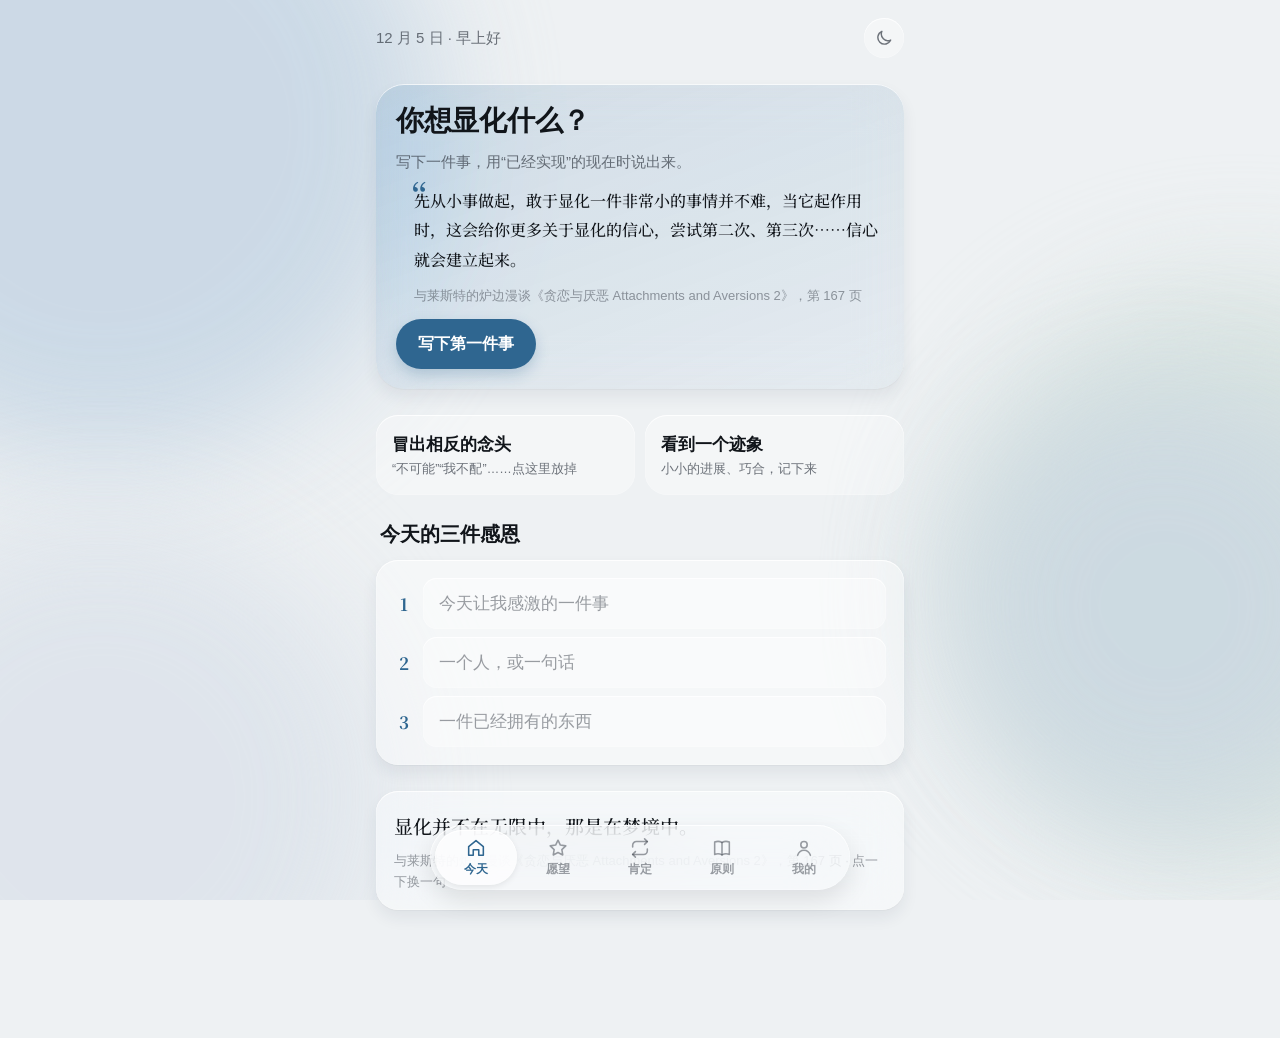
<file: manifest-tool/index.html>
<!doctype html>
<html lang="zh-CN">
<head>
<meta charset="utf-8">
<meta name="viewport" content="width=device-width,initial-scale=1,viewport-fit=cover">
<meta name="theme-color" content="#f1f0ec">
<meta name="apple-mobile-web-app-capable" content="yes">
<meta name="apple-mobile-web-app-title" content="显化随身">
<link rel="manifest" href="manifest.json">
<link rel="icon" href="icon.svg" type="image/svg+xml">
<link rel="apple-touch-icon" href="icon.svg">
<style>[hidden]{display:none!important}</style>
</head>
<body>
<title>显化随身</title>
<meta name="claude:viewport-fit-sides" content="cover">
<link rel="stylesheet" href="https://fonts.googleapis.com/css2?family=Noto+Serif+SC:wght@500;700;900&display=swap">
<style>
/* Layout: one phone column of frosted glass over a calm, slowly drifting warm-stone backdrop.
   The amber orb is the one bold visual: tap it to affirm, it carries every step of the practice. */
:root{
  --w0:#eef1f3; --w1:#c3d4e3; --w2:#d3e0dc; --w3:#dbe2ea; --w4:#cad7e1;
  --g:rgba(255,255,255,.44); --g-2:rgba(255,255,255,.34); --g-strong:rgba(247,249,251,.66); --edge:rgba(255,255,255,.78); --edge-2:rgba(255,255,255,.35);
  --gshadow:0 1px 1px rgba(0,0,0,.03),0 8px 16px rgba(25,45,70,.07); --blur:blur(24px) saturate(170%);
  --label:#11151a; --label-2:rgba(55,62,72,.72); --label-3:rgba(55,62,72,.5); --fill:rgba(110,120,135,.13); --fill-2:rgba(110,120,135,.08);
  --tint:#2f6690; --tint-ink:#ffffff; --tint-fill:rgba(47,102,144,.12); --cell-solid:#ffffff;
  --sans:-apple-system,BlinkMacSystemFont,"SF Pro Text","SF Pro Display","PingFang SC","Hiragino Sans GB","Noto Sans SC","Microsoft YaHei",sans-serif;
  --serif:"Noto Serif SC","Songti SC","STSong",serif;
  --spring:cubic-bezier(.32,1.25,.5,1); --ease:cubic-bezier(.22,1,.36,1); color-scheme:light;
}
@media (prefers-color-scheme: dark){:root:not([data-theme="light"]){
  --w0:#05070a; --w1:#132a40; --w2:#11231f; --w3:#161d28; --w4:#0f1d2b;
  --g:rgba(255,255,255,.075); --g-2:rgba(255,255,255,.06); --g-strong:rgba(15,18,22,.66); --edge:rgba(255,255,255,.15); --edge-2:rgba(255,255,255,.06);
  --gshadow:0 1px 1px rgba(0,0,0,.3),0 8px 18px rgba(0,0,0,.35);
  --label:#eef3f8; --label-2:rgba(225,235,245,.66); --label-3:rgba(225,235,245,.42); --fill:rgba(140,155,175,.2); --fill-2:rgba(140,155,175,.12);
  --tint:#8fbbe6; --tint-ink:#06121e; --tint-fill:rgba(143,187,230,.15); --cell-solid:#1e232a; color-scheme:dark}}
:root[data-theme="dark"]{
  --w0:#05070a; --w1:#132a40; --w2:#11231f; --w3:#161d28; --w4:#0f1d2b;
  --g:rgba(255,255,255,.075); --g-2:rgba(255,255,255,.06); --g-strong:rgba(15,18,22,.66); --edge:rgba(255,255,255,.15); --edge-2:rgba(255,255,255,.06);
  --gshadow:0 1px 1px rgba(0,0,0,.3),0 8px 18px rgba(0,0,0,.35);
  --label:#eef3f8; --label-2:rgba(225,235,245,.66); --label-3:rgba(225,235,245,.42); --fill:rgba(140,155,175,.2); --fill-2:rgba(140,155,175,.12);
  --tint:#8fbbe6; --tint-ink:#06121e; --tint-fill:rgba(143,187,230,.15); --cell-solid:#1e232a; color-scheme:dark}
*{box-sizing:border-box}
html{background:var(--w0)}
body{margin:0;background:transparent;color:var(--label);font-family:var(--sans);font-size:17px;line-height:1.6;-webkit-font-smoothing:antialiased;-webkit-tap-highlight-color:transparent;-webkit-user-select:none;user-select:none}
input,textarea{-webkit-user-select:text;user-select:text}
button{font:inherit;color:inherit;background:none;border:0;padding:0;cursor:pointer;touch-action:manipulation}
:focus-visible{outline:2px solid var(--tint);outline-offset:3px;border-radius:12px}
h1,h2,h3,p{margin:0}
h1{font-size:32px;font-weight:800;line-height:1.2;letter-spacing:-.01em;text-wrap:balance}
h2{font-size:20px;font-weight:700;line-height:1.35;text-wrap:balance}
.serif{font-family:var(--serif)}
.meta{font-size:15px;color:var(--label-2)}
.cap{font-size:13px;color:var(--label-3);line-height:1.55}
.amb{position:fixed;inset:0;z-index:-1;overflow:hidden;pointer-events:none;background:var(--w0)}
.amb i{position:absolute;border-radius:50%;filter:blur(60px);opacity:.8;will-change:transform}
@media (prefers-color-scheme: dark){:root:not([data-theme="light"]) .amb i{opacity:.45}}
:root[data-theme="dark"] .amb i{opacity:.45}
.amb i:nth-child(1){width:52vmax;height:52vmax;left:-18vmax;top:-16vmax;background:var(--w1);animation:d1 40s ease-in-out infinite alternate}
.amb i:nth-child(2){width:46vmax;height:46vmax;right:-20vmax;top:22vmax;background:var(--w2);animation:d2 48s ease-in-out infinite alternate}
.amb i:nth-child(3){width:44vmax;height:44vmax;left:-14vmax;bottom:-14vmax;background:var(--w3);animation:d3 54s ease-in-out infinite alternate}
.amb i:nth-child(4){width:34vmax;height:34vmax;right:-8vmax;bottom:6vmax;background:var(--w4);animation:d1 62s ease-in-out infinite alternate-reverse}
@keyframes d1{to{transform:translate(12vmax,10vmax) scale(1.1)}}@keyframes d2{to{transform:translate(-14vmax,12vmax) scale(.92)}}@keyframes d3{to{transform:translate(10vmax,-12vmax) scale(1.08)}}
main{max-width:560px;margin:0 auto;padding-block:18px 128px;padding-left:max(16px,env(safe-area-inset-left,0px));padding-right:max(16px,env(safe-area-inset-right,0px));display:flex;flex-direction:column;gap:26px}
.row{display:flex;gap:10px;flex-wrap:wrap;align-items:center}
.split{display:flex;justify-content:space-between;align-items:center;gap:12px}
.sect{display:flex;flex-direction:column;gap:12px}
.sect>h2{padding-left:4px}
/* glass surfaces */
.card,.list,.figs div,.meter,.tile,.fx-foot,.seg,.ping,.sheet{background:var(--g);-webkit-backdrop-filter:var(--blur);backdrop-filter:var(--blur);box-shadow:inset 0 1px 0 var(--edge),inset 0 0 0 .5px var(--edge-2),var(--gshadow)}
.card{border-radius:22px;padding:18px}
.focus{background:linear-gradient(160deg,rgba(47,102,144,.14),rgba(47,102,144,.04));border-radius:28px;padding:20px;display:flex;flex-direction:column;gap:12px;-webkit-backdrop-filter:var(--blur);backdrop-filter:var(--blur);box-shadow:inset 0 1px 0 var(--edge),var(--gshadow)}
.focus .stmt{font-family:var(--serif);font-weight:700;font-size:23px;line-height:1.55}
.btn,.chip,.iconbtn,input[type=text],textarea,.qa{background:var(--g-2);box-shadow:inset 0 1px 0 var(--edge),inset 0 0 0 .5px var(--edge-2)}
.btn{display:inline-flex;align-items:center;justify-content:center;gap:8px;min-height:50px;padding:0 22px;border-radius:999px;font-size:16px;font-weight:600}
.btn.solid{background:var(--label);color:var(--w0);box-shadow:0 6px 14px rgba(0,0,0,.14)}
.btn.acc{background:var(--tint);color:var(--tint-ink);box-shadow:0 6px 14px rgba(47,102,144,.25)}
.btn.sm{min-height:36px;padding:0 15px;font-size:14px}
.btn:disabled{opacity:.3}
.iconbtn{width:40px;height:40px;border-radius:50%;display:grid;place-items:center;color:var(--label-2);flex:none}
.iconbtn svg{width:20px;height:20px}
.chips{display:flex;gap:8px;flex-wrap:wrap}
.chip{padding:8px 15px;border-radius:999px;font-size:14.5px;font-weight:600}
.chip.on{background:var(--tint);color:var(--tint-ink);box-shadow:0 4px 10px rgba(0,0,0,.12)}
input[type=text],textarea{width:100%;font:inherit;font-size:17px;color:var(--label);border:0;border-radius:14px;padding:12px 16px}
textarea{min-height:84px;resize:vertical;line-height:1.6}
input::placeholder,textarea::placeholder{color:var(--label-3)}
.field{display:flex;flex-direction:column;gap:6px}
.field label{font-size:13.5px;font-weight:600;color:var(--label-2);padding-left:4px}
.tap{transition:transform .35s var(--spring),opacity .2s,background-color .25s,color .25s}
.tap.down{transform:scale(.96);opacity:.75;transition:transform .1s ease,opacity .1s}
.top{display:flex;justify-content:space-between;align-items:center;gap:10px}
.top .r{display:flex;align-items:center;gap:8px}
.streak{display:inline-flex;align-items:center;gap:5px;font-weight:700;font-size:14px;color:var(--label-2)}
.streak svg{width:16px;height:16px;color:#e07a1f}
.bar{height:6px;border-radius:3px;background:var(--fill);overflow:hidden}
.bar i{display:block;height:100%;border-radius:3px;background:var(--tint);transition:width .8s var(--ease)}
/* orb */
.orbbox{display:flex;flex-direction:column;align-items:center;gap:10px;padding:4px 0}
.orbbtn{width:min(54vw,210px);aspect-ratio:1;position:relative;display:grid;place-items:center;border-radius:50%}
.orb3d{position:absolute;inset:0;display:block}
.orbgl{position:absolute;inset:-6%;width:112%;height:112%;display:block}
.orbfb{position:absolute;inset:0;border-radius:50%;background:radial-gradient(circle at 34% 28%,rgba(255,255,255,.9),rgba(255,255,255,0) 40%),radial-gradient(circle at 50% 62%,#7fa9d2,#2f5f88 74%)}
.orbbtn .lbl{position:relative;font-weight:700;font-size:19px;color:#fff;text-shadow:0 1px 3px rgba(10,30,55,.35);text-align:center;line-height:1.35;pointer-events:none}
.orbbtn .lbl small{display:block;font-size:12.5px;font-weight:500;opacity:.95}
.count{font-weight:800;font-size:30px;font-variant-numeric:tabular-nums;letter-spacing:-.01em;display:inline-block}
.qa-row{display:grid;grid-template-columns:repeat(2,minmax(0,1fr));gap:10px}
.qa{border-radius:22px;padding:16px;text-align:left;display:flex;flex-direction:column;gap:3px;min-height:80px;-webkit-backdrop-filter:var(--blur);backdrop-filter:var(--blur)}
.qa b{font-size:16.5px;font-weight:700}
.qa small{font-size:12.5px;color:var(--label-2);line-height:1.5}
.grat{display:flex;flex-direction:column;gap:8px}
.grat .gi{display:flex;gap:10px;align-items:center}
.grat .gi span{font-family:var(--serif);font-weight:700;color:var(--tint);width:1.2em;text-align:center}
.quote{font-family:var(--serif);font-weight:500;font-size:19px;line-height:1.8}
.tile{border-radius:22px;padding:16px 18px;display:flex;flex-direction:column;gap:6px;text-align:left;width:100%}
.tile .st{font-family:var(--serif);font-weight:700;font-size:18px;line-height:1.5}
.badge{font-size:12px;font-weight:700;padding:3px 10px;border-radius:999px;background:var(--tint-fill);color:var(--tint);flex:none}
.badge.ok{background:rgba(52,170,110,.16);color:#2b8a5a}
.list{border-radius:22px;overflow:hidden;padding:4px 0}
.list>*{display:flex;gap:12px;align-items:center;padding:11px 16px;width:100%;text-align:left}
.list .grow{flex:1;min-width:0;display:flex;flex-direction:column;gap:2px}
.list small{font-size:12.5px;color:var(--label-2)}
.time{font-variant-numeric:tabular-nums;font-size:13px;color:var(--label-3);flex:none;width:3.4em}
.figs{display:grid;grid-template-columns:repeat(2,minmax(0,1fr));gap:10px}
.figs div{display:flex;flex-direction:column;border-radius:20px;padding:14px}
.figs b{font-size:26px;font-weight:800;line-height:1.15;font-variant-numeric:tabular-nums}
.figs span{font-size:12.5px;color:var(--label-2)}
.pull{font-family:var(--serif);font-weight:500;font-size:17.5px;line-height:1.85;padding-left:18px;position:relative}
.pull::before{content:"“";position:absolute;left:-2px;top:-6px;font-size:34px;line-height:1;color:var(--tint);font-family:var(--serif)}
.steps{list-style:none;margin:0;padding:0;counter-reset:s;display:flex;flex-direction:column;gap:12px}
.steps li{counter-increment:s;display:grid;grid-template-columns:28px minmax(0,1fr);gap:10px;line-height:1.7;font-size:15.5px}
.steps li::before{content:counter(s);font-weight:800;font-size:18px;color:var(--tint)}
.seg{position:relative;display:grid;grid-auto-flow:column;grid-auto-columns:1fr;padding:2px;border-radius:10px}
.seg .thumb{position:absolute;top:2px;bottom:2px;left:2px;border-radius:8px;background:rgba(255,255,255,.85);box-shadow:inset 0 1px 0 #fff,0 3px 8px rgba(0,0,0,.12);transition:transform .45s var(--spring)}
.seg button{position:relative;z-index:1;padding:7px 4px;font-size:13.5px;font-weight:600;border-radius:8px}
.switch{position:relative;width:51px;height:31px;border-radius:999px;background:var(--fill);flex:none;transition:background .3s}
.switch::after{content:"";position:absolute;top:2px;left:2px;width:27px;height:27px;border-radius:50%;background:#fff;box-shadow:0 2px 6px rgba(0,0,0,.2);transition:transform .4s var(--spring)}
.switch.on{background:#34c759}.switch.on::after{transform:translateX(20px)}
.setrow{display:flex;justify-content:space-between;align-items:center;gap:12px}
@media (prefers-color-scheme: dark){:root:not([data-theme="light"]) .seg .thumb,:root:not([data-theme="light"]) .tabs .pill{background:rgba(255,255,255,.16);box-shadow:inset 0 1px 0 rgba(255,255,255,.18)}}
:root[data-theme="dark"] .seg .thumb,:root[data-theme="dark"] .tabs .pill{background:rgba(255,255,255,.16);box-shadow:inset 0 1px 0 rgba(255,255,255,.18)}
/* tab bar */
.dock{position:fixed;left:0;right:0;bottom:calc(10px + env(safe-area-inset-bottom,0px));z-index:20;display:flex;justify-content:center;padding-left:max(14px,env(safe-area-inset-left,0px));padding-right:max(14px,env(safe-area-inset-right,0px));pointer-events:none}
.tabs{pointer-events:auto;position:relative;display:flex;padding:5px;border-radius:999px;width:100%;max-width:420px;background:var(--g-strong);-webkit-backdrop-filter:blur(28px) saturate(170%);backdrop-filter:blur(28px) saturate(170%);box-shadow:inset 0 1px 0 var(--edge),inset 0 0 0 .5px var(--edge-2),0 10px 24px rgba(0,0,0,.1)}
.tabs .pill{position:absolute;top:5px;bottom:5px;left:5px;border-radius:999px;background:rgba(255,255,255,.72);box-shadow:inset 0 1px 0 #fff,0 2px 6px rgba(0,0,0,.08);transition:transform .45s var(--spring)}
.tabs button{position:relative;z-index:1;flex:1;display:flex;flex-direction:column;align-items:center;gap:1px;padding:7px 2px;border-radius:999px;font-size:11.5px;font-weight:600;color:var(--label-3);transition:color .3s}
.tabs svg{width:22px;height:22px}
.tabs .on{color:var(--tint)}
/* full-screen practice + sheets */
.fx{position:fixed;inset:0;z-index:40;display:flex;flex-direction:column;background:var(--g-strong);-webkit-backdrop-filter:blur(40px) saturate(160%);backdrop-filter:blur(40px) saturate(160%);animation:up .42s var(--ease) both}
.fx.out{animation:downout .28s ease forwards}
@keyframes up{from{transform:translateY(40px);opacity:0}}@keyframes downout{to{transform:translateY(40px);opacity:0}}
.fx-top{display:flex;align-items:center;gap:12px;padding:calc(10px + env(safe-area-inset-top,0px)) max(16px,env(safe-area-inset-right,0px)) 10px max(16px,env(safe-area-inset-left,0px))}
.segs{flex:1;display:grid;grid-auto-flow:column;grid-auto-columns:1fr;gap:5px}
.segs i{height:4px;border-radius:2px;background:var(--fill);transition:background .5s}
.segs i.on{background:var(--tint)}
.fx-body{flex:1;overflow:auto;padding:10px max(16px,env(safe-area-inset-right,0px)) 24px max(16px,env(safe-area-inset-left,0px))}
.fx-in{max-width:560px;margin:0 auto;display:flex;flex-direction:column;gap:18px}
.fx-in.fwd{animation:swapf .38s var(--ease) both}.fx-in.back{animation:swapb .38s var(--ease) both}
@keyframes swapf{from{opacity:0;transform:translateX(26px)}}@keyframes swapb{from{opacity:0;transform:translateX(-26px)}}
.fx-foot{display:flex;gap:10px;justify-content:space-between;align-items:center;border-radius:26px 26px 0 0;padding:12px max(16px,env(safe-area-inset-right,0px)) calc(12px + env(safe-area-inset-bottom,0px)) max(16px,env(safe-area-inset-left,0px))}
.stage{display:flex;flex-direction:column;align-items:center;gap:18px;padding:6px 0}
.ball{width:230px;height:230px;position:relative}
.say-big{font-family:var(--serif);font-weight:500;font-size:21px;line-height:1.8;text-align:center}
.big-stmt{font-family:var(--serif);font-weight:700;font-size:26px;line-height:1.6;text-align:center}
.ring{width:64px;height:64px}
.ring circle{fill:none;stroke-width:5;stroke-linecap:round}
.note{border-radius:20px;padding:14px 16px;background:linear-gradient(160deg,rgba(47,102,144,.13),rgba(47,102,144,.04));font-size:14.5px;line-height:1.7;box-shadow:inset 0 1px 0 var(--edge)}
.scrim{position:fixed;inset:0;z-index:50;background:rgba(0,0,0,.22);animation:fade .25s both}
@keyframes fade{from{opacity:0}}
.sheet{position:fixed;left:0;right:0;bottom:0;z-index:51;max-height:88vh;overflow:auto;border-radius:26px 26px 0 0;background:var(--g-strong);-webkit-backdrop-filter:blur(40px) saturate(160%);backdrop-filter:blur(40px) saturate(160%);
  padding:10px max(18px,env(safe-area-inset-right,0px)) calc(18px + env(safe-area-inset-bottom,0px)) max(18px,env(safe-area-inset-left,0px));display:flex;flex-direction:column;gap:14px;animation:up .42s var(--spring) both}
.sheet.out{animation:downout .25s ease forwards}
.sheet .grab{width:38px;height:5px;border-radius:3px;background:var(--fill);align-self:center;margin-bottom:4px}
@media (min-width:640px){.sheet{left:50%;right:auto;width:560px;margin-left:-280px;bottom:20px;border-radius:26px}}
.hapt{position:absolute;width:1px;height:1px;opacity:0;pointer-events:none;overflow:hidden}
/* motion */
.wave{position:fixed;border-radius:50%;pointer-events:none;z-index:45;box-shadow:inset 0 0 0 2px #7fa9d2;transform:translate(-50%,-50%) scale(.7);opacity:.9;animation:ripple 1.4s var(--ease) forwards}
@keyframes ripple{to{transform:translate(-50%,-50%) scale(2.1);opacity:0}}
.mote{position:fixed;border-radius:50%;background:#9cc0e2;pointer-events:none;z-index:45;animation:mote var(--d,1.6s) cubic-bezier(.2,.7,.3,1) forwards}
@keyframes mote{from{transform:translate(-50%,-50%);opacity:.9}to{transform:translate(calc(-50% + var(--x)),calc(-50% - var(--y))) scale(.3);opacity:0}}
.plus{position:fixed;z-index:45;font-weight:800;font-size:18px;color:var(--tint);pointer-events:none;animation:plus .9s var(--ease) forwards}
@keyframes plus{from{transform:translate(-50%,0);opacity:1}to{transform:translate(-50%,-38px);opacity:0}}
.bump{animation:bump .45s var(--spring)}@keyframes bump{40%{transform:scale(1.3)}}
.fadeswap{animation:fadeswap .5s ease}@keyframes fadeswap{from{opacity:0;transform:translateY(6px)}}
main.tabin>*{animation:tabin .45s var(--ease) both}main.tabin>*:nth-child(2){animation-delay:.04s}main.tabin>*:nth-child(3){animation-delay:.08s}main.tabin>*:nth-child(n+4){animation-delay:.12s}
@keyframes tabin{from{opacity:0;transform:translateY(12px)}}
@media (prefers-reduced-motion:reduce){*{animation:none!important;transition:none!important}}
</style>

<div class="amb" aria-hidden="true"><i></i><i></i><i></i><i></i></div>
<main id="main"></main>
<div class="dock"><nav class="tabs" id="tabs" aria-label="主导航"></nav></div>
<div id="layer"></div>

<script>
(function(){
const QUOTES=[{"q":"现在，如果你无法拥有绝对的信念，你要做的就是在心智中坚持你想要的，然后带着它已经完成了的感觉放手。","c":"与莱斯特的炉边漫谈","t":"贪恋与厌恶 Attachments and Aversions 1","p":165,"tag":"hold"},{"q":"因为“它已经完成了”的态度是对其已经实现的这一事实的接纳。","c":"与莱斯特的炉边漫谈","t":"贪恋与厌恶 Attachments and Aversions 1","p":165,"tag":"done"},{"q":"我们必须把我们想要的东西放到现在，我们必须采取它现在就在这里的态度，然后放下它。","c":"与莱斯特的炉边漫谈","t":"贪恋与厌恶 Attachments and Aversions 1","p":165,"tag":"now"},{"q":"因为当我们在心理上把事物放在未来时，它就会永远停留在未来。","c":"与莱斯特的炉边漫谈","t":"贪恋与厌恶 Attachments and Aversions 1","p":165,"tag":"now"},{"q":"你想要的任何事物，你必须接受它已经是你的，否则它就一直在你前面、离你一步之遥。","c":"与莱斯特的炉边漫谈","t":"贪恋与厌恶 Attachments and Aversions 1","p":165,"tag":"done"},{"q":"现在阻碍我们得到我们想要的东西的，是相反的潜意识念头。","c":"与莱斯特的炉边漫谈","t":"贪恋与厌恶 Attachments and Aversions 1","p":165,"tag":"opp"},{"q":"所以如果你有意识地开始进行显化，如果你成功过一次，你就会更加坚信自己可以做到，如果你成功了两次，信念变得越来越强，直到有一天你拥有了绝对信念。","c":"与莱斯特的炉边漫谈","t":"贪恋与厌恶 Attachments and Aversions 1","p":165,"tag":"faith"},{"q":"事情显化的速度取决于你是否会得到它的信念，信念也是一个想法。","c":"与莱斯特的炉边漫谈","t":"贪恋与厌恶 Attachments and Aversions 1","p":165,"tag":"faith"},{"q":"我想象着那辆凯迪拉克，我看到我坐在里面，我能感觉到车里的感觉，当我驾驶它时，它是我的，我释放它，好像它已经实现了。","c":"与莱斯特的炉边漫谈","t":"贪恋与厌恶 Attachments and Aversions 2","p":167,"tag":"see"},{"q":"“觉得它已经实现了”是显化过程中很重要的一环。","c":"与莱斯特的炉边漫谈","t":"贪恋与厌恶 Attachments and Aversions 2","p":167,"tag":"done"},{"q":"先从小事做起，敢于显化一件非常小的事情并不难，当它起作用时，这会给你更多关于显化的信心，尝试第二次、第三次……信心就会建立起来。","c":"与莱斯特的炉边漫谈","t":"贪恋与厌恶 Attachments and Aversions 2","p":167,"tag":"small"},{"q":"显化并不在无限中，那是在梦境中。","c":"与莱斯特的炉边漫谈","t":"贪恋与厌恶 Attachments and Aversions 2","p":167,"tag":"note"},{"q":"当你变得无欲的时候，你能拥有任何一件你想要的事情，仅仅是通过一个念头。","c":"The Right Path","t":"开篇","p":45,"tag":"want"},{"q":"仅仅只是把你的想法放到我们安静的心智里，它就会显化，即便不是马上显化，也会很快。","c":"莱斯特·利文森的私教课","t":"释放对自由的抗拒 Part 2","p":96,"tag":"see"},{"q":"从现在开始，任何你想要的东西，都通过释放来得到它。","c":"The Way","t":"Lesson 1","p":1,"tag":"want"},{"q":"要发现幸福在哪里，它不在事物之中，它在于放下“没有它”的痛苦。","c":"The Right Path","t":"与莱斯特的谈话 第二卷","p":62,"tag":"want"},{"q":"你有任何时候毫不费力地得到事物吗？完全没有努力，仅仅是掉到你膝盖上。","c":"The Way","t":"Lesson 4","p":18,"tag":"faith"},{"q":"在心理层面改变画面，外面会立即发生改变，这被称作“奇迹”。","c":"The Right Path","t":"与莱斯特的谈话 第一卷","p":55,"tag":"see"}];
const $=s=>document.querySelector(s),$$=s=>document.querySelectorAll(s);
const esc=s=>String(s==null?'':s).replace(/[&<>"]/g,c=>({'&':'&amp;','<':'&lt;','>':'&gt;','"':'&quot;'}[c]));
const store={get(k,d){try{const v=localStorage.getItem('mfs:'+k);return v?JSON.parse(v):d}catch(e){return d}},set(k,v){try{localStorage.setItem('mfs:'+k,JSON.stringify(v))}catch(e){}}};
const ymd=d=>d.getFullYear()+'-'+String(d.getMonth()+1).padStart(2,'0')+'-'+String(d.getDate()).padStart(2,'0');
const today=()=>ymd(new Date());const hm=d=>String(d.getHours()).padStart(2,'0')+':'+String(d.getMinutes()).padStart(2,'0');
const uid=()=>'i'+Date.now().toString(36)+Math.random().toString(36).slice(2,5);
const Qs=tag=>QUOTES.filter(q=>q.tag===tag);const qsrc=q=>`${esc(q.c)}《${esc(q.t)}》，第 ${q.p} 页`;
const qline=(q,big)=>q?`<p class="pull" ${big?'':'style="font-size:16px"'}>${esc(q.q)}</p><p class="cap" style="padding-left:18px">${qsrc(q)}</p>`:'';

/* ---------- content ---------- */
// 相反的念头：莱斯特说阻碍显化的是“相反的潜意识念头”。底下多半是想要认同、控制或安全。
const OPP=[{t:'不可能',w:'想要安全'},{t:'我不配',w:'想要被认同'},{t:'太难了，要很努力',w:'想要控制'},{t:'万一不行怎么办',w:'想要安全'},{t:'怎么还没来',w:'想要控制'},{t:'别人可以，我不行',w:'想要被认同'},{t:'我得想办法让它发生',w:'想要控制'},{t:'等有了它我才会快乐',w:'想要安全'}];
const ICON={
  sun:'<circle cx="12" cy="12" r="4"/><path d="M12 2v2M12 20v2M4.9 4.9l1.4 1.4M17.7 17.7l1.4 1.4M2 12h2M20 12h2M4.9 19.1l1.4-1.4M17.7 6.3l1.4-1.4"/>',
  moon:'<path d="M20 14.5A8 8 0 0 1 9.5 4a8 8 0 1 0 10.5 10.5z"/>',
  home:'<path d="M4 10.5 12 4l8 6.5V20h-5v-6H9v6H4z"/>',
  star:'<path d="M12 3.5l2.6 5.3 5.9.9-4.3 4.1 1 5.8L12 16.9l-5.2 2.7 1-5.8-4.3-4.1 5.9-.9z"/>',
  repeat:'<path d="M17 2l3 3-3 3"/><path d="M4 11V9a4 4 0 0 1 4-4h12"/><path d="M7 22l-3-3 3-3"/><path d="M20 13v2a4 4 0 0 1-4 4H4"/>',
  book:'<path d="M4 5.5C6.5 4.5 9.5 4.5 12 6c2.5-1.5 5.5-1.5 8-.5V19c-2.5-1-5.5-1-8 .5-2.5-1.5-5.5-1.5-8-.5z"/><path d="M12 6v13.5"/>',
  me:'<circle cx="12" cy="8.5" r="3.5"/><path d="M5 20c1.2-3.6 4-5.5 7-5.5s5.8 1.9 7 5.5"/>',
  close:'<path d="M6 6l12 12M18 6 6 18"/>',plus:'<path d="M12 5v14M5 12h14"/>',
  flame:'<path d="M12 21c-3.9 0-6.5-2.6-6.5-6.1 0-3.2 2.3-5 3.6-7.4.4 1.7 1.3 2.7 2.4 3.2C11.3 7.6 12.6 4.6 15 3c-.2 3 2.2 4.8 3.2 7 .9 1.9 1.3 3.2 1.3 4.8C19.5 18.4 16 21 12 21z"/>'};
const icon=(k,f)=>`<svg viewBox="0 0 24 24" fill="${f?'currentColor':'none'}" stroke="currentColor" stroke-width="1.7" stroke-linejoin="round" stroke-linecap="round" aria-hidden="true">${ICON[k]}</svg>`;

/* ---------- state ---------- */
let CFG=Object.assign({theme:'auto',haptic:true,target:50,beat:3},store.get('cfg',{}));
let INT=store.get('int',[]);      // intentions
let FOC=store.get('foc',null);     // focused intention id
let SES=store.get('ses',[]);       // practice sessions
let AFF=store.get('aff',{});       // {date:{id:n}}
let GRA=store.get('gra',{});       // {date:[a,b,c]}
let EVI=store.get('evi',[]);       // signs / evidence
let OPL=store.get('opl',[]);       // opposite thoughts released
let ACT=store.get('act',{});
const save=()=>{['cfg','int','foc','ses','aff','gra','evi','opl','act'].forEach((k,i)=>store.set(k,[CFG,INT,FOC,SES,AFF,GRA,EVI,OPL,ACT][i]))};
const touch=()=>{ACT[today()]=1};
function streak(){let n=0;const d=new Date();if(!ACT[ymd(d)])d.setDate(d.getDate()-1);while(ACT[ymd(d)]){n++;d.setDate(d.getDate()-1)}return n}
const focus=()=>INT.find(i=>i.id===FOC&&i.status!=='done')||INT.find(i=>i.status!=='done')||null;
const affToday=id=>((AFF[today()]||{})[id])||0;
const affAll=id=>Object.values(AFF).reduce((a,d)=>a+(d[id]||0),0);
const daysOf=i=>Math.max(1,Math.floor((Date.now()-new Date(i.created).getTime())/864e5)+1);

/* ---------- haptics, press, theme ---------- */
const IOS=/iP(hone|ad|od)/.test(navigator.userAgent)||(navigator.platform==='MacIntel'&&navigator.maxTouchPoints>1);
let HAPT=null;const HP={tick:8,tap:14,affirm:10,release:[18,40,10],success:[12,60,24]};
function hap(k){if(!CFG.haptic)return;try{if(navigator.vibrate&&!IOS){navigator.vibrate(HP[k]||8);return}}catch(e){}
  if(IOS){try{if(!HAPT){HAPT=document.createElement('label');HAPT.className='hapt';HAPT.setAttribute('aria-hidden','true');HAPT.innerHTML='<input type="checkbox" switch tabindex="-1">';document.body.appendChild(HAPT)}HAPT.click();if(k==='success'||k==='release')setTimeout(()=>HAPT.click(),90)}catch(e){}}}
document.addEventListener('pointerdown',e=>{const t=e.target.closest('button,.qa,.tile');if(!t||t.disabled)return;t.classList.add('tap','down');
  const up=()=>{t.classList.remove('down');removeEventListener('pointerup',up);removeEventListener('pointercancel',up)};addEventListener('pointerup',up);addEventListener('pointercancel',up)},{passive:true});
document.addEventListener('click',e=>{const t=e.target.closest('button');if(t&&!t.disabled&&!t.dataset.h)hap('tick')},true);
const isDark=()=>CFG.theme==='dark'||(CFG.theme==='auto'&&matchMedia('(prefers-color-scheme: dark)').matches);
function applyTheme(){const r=document.documentElement;if(CFG.theme==='auto')r.removeAttribute('data-theme');else r.setAttribute('data-theme',CFG.theme)}
applyTheme();matchMedia('(prefers-color-scheme: dark)').addEventListener('change',()=>{applyTheme();render()});
let AC=null;function chime(f){try{AC=AC||new (window.AudioContext||window.webkitAudioContext)();const o=AC.createOscillator(),g=AC.createGain();o.type='sine';o.frequency.value=f||528;
  g.gain.setValueAtTime(.0001,AC.currentTime);g.gain.exponentialRampToValueAtTime(.04,AC.currentTime+.04);g.gain.exponentialRampToValueAtTime(.0001,AC.currentTime+1.2);o.connect(g).connect(AC.destination);o.start();o.stop(AC.currentTime+1.3)}catch(e){}}

/* ---------- motion helpers ---------- */
const CALM=matchMedia('(prefers-reduced-motion: reduce)').matches;
function center(el){const r=el.getBoundingClientRect();return [r.left+r.width/2,r.top+r.height/2,r.width,r.height]}
function wave(el,n,sc){if(CALM||!el)return;const [x,y,w]=center(el);for(let i=0;i<(n||1);i++){const s=document.createElement('span');s.className='wave';s.style.cssText=`left:${x}px;top:${y}px;width:${w*(sc||1)}px;height:${w*(sc||1)}px;animation-delay:${i*.18}s`;document.body.appendChild(s);s.addEventListener('animationend',()=>s.remove())}}
function motes(el,n){if(CALM||!el)return;const [x,y,w,h]=center(el);for(let i=0;i<(n||8);i++){const s=document.createElement('span');s.className='mote';s.style.cssText=`left:${x+(Math.random()-.5)*w*.9}px;top:${y+(Math.random()-.3)*h*.4}px;--x:${(Math.random()-.5)*60}px;--y:${90+Math.random()*120}px;--d:${1.2+Math.random()*1.2}s;width:${4+Math.random()*5}px;height:${4+Math.random()*5}px`;document.body.appendChild(s);s.addEventListener('animationend',()=>s.remove())}}
function plus(el,t){if(CALM||!el)return;const r=el.getBoundingClientRect(),s=document.createElement('span');s.className='plus';s.textContent=t||'+1';s.style.cssText=`left:${r.left+r.width/2}px;top:${r.top+10}px`;document.body.appendChild(s);s.addEventListener('animationend',()=>s.remove())}
function bump(el){if(!el)return;el.classList.remove('bump');void el.offsetWidth;el.classList.add('bump')}

/* ---------- 3D orb (WebGL, spring physics) ---------- */
const ORB_VS='attribute vec2 a;varying vec2 v;void main(){v=a;gl_Position=vec4(a,0.,1.);}';
const ORB_FS=`precision mediump float;varying vec2 v;uniform float t,s,q,e,dk,al,aa;uniform vec2 L;
float h(vec2 p){return fract(sin(dot(p,vec2(127.1,311.7)))*43758.5453);}
float n(vec2 p){vec2 i=floor(p),f=fract(p);f=f*f*(3.-2.*f);return mix(mix(h(i),h(i+vec2(1.,0.)),f.x),mix(h(i+vec2(0.,1.)),h(i+1.),f.x),f.y);}
float fbm(vec2 p){float a=.5,r=0.;for(int i=0;i<4;i++){r+=a*n(p);p*=2.03;a*=.5;}return r;}
void main(){vec2 p=v/(s*.9);p.x/=1.+q;p.y/=1.-q*.9;float r=length(p);float A=1.-smoothstep(1.-aa,1.,r);if(A<=0.)discard;
  float z=sqrt(max(0.,1.-r*r));vec3 N=normalize(vec3(p,z));vec2 fp=p*1.5+vec2(t*.04,-t*.05);float f=fbm(fp+fbm(fp*1.3+t*(.03+e*.25))*1.6+e*.6);
  N=normalize(N+vec3((f-.5)*.22*(.5+e),(fbm(fp.yx+3.1)-.5)*.22*(.5+e),0.));
  vec3 deep=mix(vec3(.13,.29,.46),vec3(.16,.34,.55),dk),mid=mix(vec3(.42,.63,.83),vec3(.48,.70,.92),dk),lite=mix(vec3(.88,.94,.99),vec3(.84,.93,1.),dk);
  float g=clamp(p.y*.55+.5+(f-.5)*.7,0.,1.);vec3 base=mix(deep,mid,smoothstep(0.,.55,g));base=mix(base,lite,smoothstep(.55,1.,g)*.75);
  vec3 Ld=normalize(vec3(L,1.1));float dif=.62+.38*max(dot(N,Ld),0.);vec3 H=normalize(Ld+vec3(0.,0.,1.));
  float sp=pow(max(dot(N,H),0.),70.)*.55+pow(max(dot(N,H),0.),9.)*.12;float fr=pow(1.-z,2.6);
  vec3 col=base*dif+vec3(1.)*sp+vec3(.86,.94,1.)*fr*.5;col+=vec3(.8,.9,1.)*pow(clamp(-p.y*.9+.1,0.,1.),3.)*.18*(1.-z*.4);col+=vec3(1.)*smoothstep(.985,1.,r)*.25;
  gl_FragColor=vec4(col*A*al,A*al);}`;
const ORBS=new Set();let orbRAF=0,orbLast=0;
function makeOrb(host){const fb=()=>{const sp=document.createElement('span');sp.className='orbfb';host.appendChild(sp);return null};
  const cv=document.createElement('canvas');cv.className='orbgl';host.appendChild(cv);const gl=cv.getContext('webgl',{premultipliedAlpha:true,alpha:true,antialias:true});if(!gl){cv.remove();return fb()}
  const sh=(t,src)=>{const o=gl.createShader(t);gl.shaderSource(o,src);gl.compileShader(o);return o};const pr=gl.createProgram();gl.attachShader(pr,sh(gl.VERTEX_SHADER,ORB_VS));gl.attachShader(pr,sh(gl.FRAGMENT_SHADER,ORB_FS));gl.linkProgram(pr);
  if(!gl.getProgramParameter(pr,gl.LINK_STATUS)){cv.remove();return fb()}
  gl.useProgram(pr);gl.bindBuffer(gl.ARRAY_BUFFER,gl.createBuffer());gl.bufferData(gl.ARRAY_BUFFER,new Float32Array([-1,-1,1,-1,-1,1,1,1]),gl.STATIC_DRAW);
  const loc=gl.getAttribLocation(pr,'a');gl.enableVertexAttribArray(loc);gl.vertexAttribPointer(loc,2,gl.FLOAT,false,0,0);gl.enable(gl.BLEND);gl.blendFunc(gl.ONE,gl.ONE_MINUS_SRC_ALPHA);
  const U={};['t','s','q','e','dk','al','aa','L'].forEach(k=>U[k]=gl.getUniformLocation(pr,k));
  const sc=+(host.dataset.scale||1);
  const o={host,cv,gl,U,s:sc*.85,vs:0,target:sc,q:0,vq:0,e:0,al:0,alT:1,lx:-.7,ly:.85,lxT:-.7,lyT:.85,born:performance.now()/1000,
    setTarget(x,a){o.target=x;if(a!=null)o.alT=a},pulse(k){if(CALM)return;o.vq+=(k||1)*2.4;o.e=Math.min(1.4,o.e+(k||1))},press(){if(CALM)return;o.vq-=.9;o.vs-=.35}};
  o.rs=()=>{const d=Math.min(2,devicePixelRatio||1),w=Math.max(1,Math.round(cv.clientWidth*d)),h=Math.max(1,Math.round(cv.clientHeight*d));if(cv.width!==w||cv.height!==h){cv.width=w;cv.height=h}};
  const mv=e=>{const r=cv.getBoundingClientRect();o.lxT=((e.clientX-r.left)/r.width-.5)*1.6;o.lyT=-((e.clientY-r.top)/r.height-.5)*1.6};
  host.addEventListener('pointermove',mv,{passive:true});host.addEventListener('pointerdown',e=>{mv(e);o.press()},{passive:true});host.addEventListener('pointerleave',()=>{o.lxT=-.7;o.lyT=.85},{passive:true});
  host._orb=o;ORBS.add(o);if(!orbRAF)orbRAF=requestAnimationFrame(orbTick);return o}
function orbTick(now){now/=1000;const dt=Math.min(.05,orbLast?now-orbLast:.016);orbLast=now;const dk=isDark()?1:0;
  for(const o of ORBS){if(!o.cv.isConnected){ORBS.delete(o);try{o.gl.getExtension('WEBGL_lose_context')?.loseContext()}catch(e){}continue}
    const t=now-o.born,br=CALM?1:1+.022*Math.sin(t*.9);o.vs+=(70*(o.target*br-o.s)-11*o.vs)*dt;o.s+=o.vs*dt;o.vq+=(-210*o.q-8*o.vq)*dt;o.q+=o.vq*dt;o.q=Math.max(-.25,Math.min(.25,o.q));
    o.e*=Math.exp(-dt*1.3);o.al+=(o.alT-o.al)*Math.min(1,dt*4);o.lx+=(o.lxT-o.lx)*Math.min(1,dt*5);o.ly+=(o.lyT-o.ly)*Math.min(1,dt*5);
    o.rs();const g=o.gl,U=o.U;g.viewport(0,0,o.cv.width,o.cv.height);g.clearColor(0,0,0,0);g.clear(g.COLOR_BUFFER_BIT);
    g.uniform1f(U.t,CALM?0:t);g.uniform1f(U.s,o.s);g.uniform1f(U.q,o.q);g.uniform1f(U.e,o.e);g.uniform1f(U.dk,dk);g.uniform1f(U.al,o.al);g.uniform1f(U.aa,3/Math.max(40,o.cv.width*o.s*.9));g.uniform2f(U.L,o.lx,o.ly);g.drawArrays(g.TRIANGLE_STRIP,0,4)}
  orbRAF=ORBS.size?requestAnimationFrame(orbTick):0;if(!orbRAF)orbLast=0}
function mountOrbs(root){(root||document).querySelectorAll('.orb3d:not(.on)').forEach(h=>{h.classList.add('on');makeOrb(h)})}
const orbIn=sel=>{const h=$(sel);return h&&(h._orb||(h.querySelector('.orb3d')||{})._orb)};

/* ---------- actions ---------- */
function affirm(id,el){const d=AFF[today()]||(AFF[today()]={});d[id]=(d[id]||0)+1;touch();save();hap('affirm');const o=orbIn('#orb');if(o)o.pulse(.45);plus(el||$('#orb'));
  const c=$('#acount');if(c){c.textContent=d[id];bump(c)}const b=$('#abar');if(b)b.style.width=Math.min(100,d[id]/CFG.target*100)+'%';
  if(d[id]===CFG.target){chime(660);hap('success');wave($('#orb'),2,1)}}

/* ---------- views ---------- */
let TAB='home';const TABS=[['home','今天','home'],['wish','愿望','star'],['aff','肯定','repeat'],['way','原则','book'],['me','我的','me']];
const V={};
V.home=()=>{const n=new Date(),f=focus(),st=streak(),g=GRA[today()]||['','',''],hr=n.getHours(),hi=hr<11?'早上好':hr<14?'中午好':hr<18?'下午好':'晚上好';
  const q=QUOTES.length?QUOTES[(n.getDate()*5+hr)%QUOTES.length]:null;const done=SES.some(s=>s.date===today()&&f&&s.iid===f.id);
  return `<div class="top"><span class="meta">${n.getMonth()+1} 月 ${n.getDate()} 日 · ${hi}</span><span class="r"><span class="streak">${st?icon('flame',1)+'连续 '+st+' 天':''}</span><button class="iconbtn" id="themeq" aria-label="切换夜间模式">${icon(isDark()?'sun':'moon')}</button></span></div>
  ${f?`<section class="focus"><div class="split"><span class="cap" style="font-weight:600">${esc(f.title)} · 第 ${daysOf(f)} 天</span>${INT.filter(i=>i.status!=='done').length>1?`<button class="btn sm" id="switch">换一个</button>`:''}</div>
    <p class="stmt">${esc(f.statement)}</p>
    <div class="row"><button class="btn ${done?'':'acc'}" id="practice">${done?'今天已练习 · 再来一次':'开始今天的显化 · 3 分钟'}</button></div></section>
    <div class="orbbox"><button class="orbbtn" id="orb" data-h="1" aria-label="肯定一次"><span class="orb3d" data-scale=".9"></span><span class="lbl">点一下<small>默念一次，肯定一次</small></span></button>
      <div class="row" style="justify-content:center;gap:8px"><span class="count" id="acount">${affToday(f.id)}</span><span class="meta">/ ${CFG.target} 次今天</span></div>
      <div class="bar" style="width:min(60vw,240px)"><i id="abar" style="width:${Math.min(100,affToday(f.id)/CFG.target*100)}%"></i></div></div>`
  :`<section class="focus"><h1 style="font-size:28px">你想显化什么？</h1><p class="meta">写下一件事，用“已经实现”的现在时说出来。</p>${qline(Qs('small')[0])}<div class="row"><button class="btn acc" id="new">写下第一件事</button></div></section>`}
  <section class="qa-row"><button class="qa" id="oppq"><b>冒出相反的念头</b><small>“不可能”“我不配”……点这里放掉</small></button><button class="qa" id="eviq"><b>看到一个迹象</b><small>小小的进展、巧合，记下来</small></button></section>
  <section class="sect"><h2>今天的三件感恩</h2><div class="card grat">${[0,1,2].map(i=>`<div class="gi"><span>${i+1}</span><input type="text" data-g="${i}" value="${esc(g[i]||'')}" placeholder="${['今天让我感激的一件事','一个人，或一句话','一件已经拥有的东西'][i]}" aria-label="感恩 ${i+1}"></div>`).join('')}</div></section>
  ${q?`<button class="card" id="nextq" style="text-align:left;display:flex;flex-direction:column;gap:8px"><p class="quote">${esc(q.q)}</p><span class="cap">${qsrc(q)} · 点一下换一句</span></button>`:''}`};

V.wish=()=>{const act=INT.filter(i=>i.status!=='done'),dn=INT.filter(i=>i.status==='done');
  return `<div class="split"><h1>愿望</h1><button class="iconbtn" id="new" aria-label="写一个新愿望">${icon('plus')}</button></div>
  <p class="meta">莱斯特的建议：先从小事做起。每实现一件，信念就更强一点。</p>
  ${act.length?`<section class="sect">${act.map(i=>`<button class="tile" data-open="${i.id}"><span class="split"><span class="cap" style="font-weight:600">${esc(i.title)}${i.small?' · 小事':''}</span>${i.id===(focus()||{}).id?'<span class="badge">今天的焦点</span>':''}</span><span class="st">${esc(i.statement)}</span><span class="cap">第 ${daysOf(i)} 天 · 肯定 ${affAll(i.id)} 次 · 迹象 ${EVI.filter(e=>e.iid===i.id).length} 个</span></button>`).join('')}</section>`:'<div class="card"><p class="meta">还没有愿望。点右上角的 + 写下第一件。</p></div>'}
  ${dn.length?`<section class="sect"><h2>已经显化</h2>${dn.map(i=>`<button class="tile" data-open="${i.id}"><span class="split"><span class="cap" style="font-weight:600">${esc(i.title)}</span><span class="badge ok">${i.doneAt}</span></span><span class="st">${esc(i.statement)}</span>${i.story?`<span class="cap">${esc(i.story)}</span>`:''}</button>`).join('')}</section>`:''}`};

let BEAT=null;
V.aff=()=>{const f=focus();if(!f)return `<h1>肯定</h1><div class="card"><p class="meta">先写下一个愿望，再来这里重复它。</p><div class="row" style="margin-top:10px"><button class="btn acc" id="new">写下愿望</button></div></div>`;
  return `<h1>肯定</h1><p class="meta">一遍一遍、平平淡淡地默念同一句话，不用带情绪，也不用相信它。重复本身就在让它成为你的状态。</p>
  <section class="focus"><span class="cap" style="font-weight:600">${esc(f.title)}</span><p class="stmt" id="astmt">${esc(f.statement)}</p></section>
  <div class="orbbox"><button class="orbbtn" id="orb" data-h="1" aria-label="肯定一次"><span class="orb3d" data-scale=".95"></span><span class="lbl">${BEAT?'跟着节拍默念':'点一下'}<small>${BEAT?'每 '+CFG.beat+' 秒一次':'默念一次'}</small></span></button>
    <div class="row" style="justify-content:center;gap:8px"><span class="count" id="acount">${affToday(f.id)}</span><span class="meta">/ ${CFG.target} 次今天 · 累计 ${affAll(f.id)}</span></div>
    <div class="bar" style="width:min(60vw,240px)"><i id="abar" style="width:${Math.min(100,affToday(f.id)/CFG.target*100)}%"></i></div></div>
  <div class="card" style="display:flex;flex-direction:column;gap:12px"><div class="setrow"><span><span style="font-weight:600">跟着节拍默念</span><br><span class="cap">打开后自动计数，你只要跟着轻响和轻震默念。</span></span><button class="switch ${BEAT?'on':''}" id="beat" role="switch" aria-checked="${!!BEAT}" aria-label="跟着节拍默念"></button></div>
    ${seg('beat',[[2,'2 秒'],[3,'3 秒'],[5,'5 秒'],[8,'8 秒']])}</div>
  <p class="cap" style="padding:0 4px">这种平淡、机械地重复肯定句的做法，来自 Sammy 常讲的思路：重复和坚持比技巧重要。</p>`};

V.way=()=>`<h1>原则</h1><p class="meta">这个工具把三个来源放在一起：莱斯特在书里讲的显化，《秘密》的要点，和 Sammy 常讲的思路。莱斯特部分是原话，另外两部分是我用自己的话做的概括。</p>
  <section class="sect"><h2>每天的练习怎么走</h2><div class="card"><ol class="steps">
    <li><span><b>放下“想要”。</b>想要的感觉其实是“还没有”。先把它放掉，否则它会一直把愿望推到未来。</span></li>
    <li><span><b>看见它。</b>像莱斯特想象那辆凯迪拉克一样：看见自己已经在里面，感受它，和它融为一体。</span></li>
    <li><span><b>它已经完成了。</b>用现在时说出来，接受它已经是你的，并为此感恩。</span></li>
    <li><span><b>放掉相反的念头。</b>“不可能”“我不配”这些念头，就是阻碍显化的东西。看见它，放掉它。</span></li>
    <li><span><b>带着完成的感觉放手。</b>然后去过你的一天。觉察到相反的念头就放掉，看到迹象就记下，平时默念肯定句。</span></li></ol></div></section>
  <section class="sect"><h2>莱斯特：创造你想要的</h2><div class="card" style="display:flex;flex-direction:column;gap:14px">${['hold','now','done','see','opp','small','faith'].map(t=>qline(Qs(t)[0],1)).join('')}</div></section>
  <section class="sect"><h2>《秘密》的要点</h2><div class="card"><ol class="steps">
    <li><span><b>请求。</b>清楚地知道你要什么，把它说出来。</span></li><li><span><b>相信。</b>表现得好像它已经是你的，不去怀疑。</span></li>
    <li><span><b>接收。</b>现在就去感受拥有它时的好感觉。</span></li><li><span><b>感恩。</b>每天为已经拥有的和将要来的东西感恩。</span></li><li><span><b>想象。</b>经常在心里看见它已经实现的画面。</span></li></ol></div></section>
  <section class="sect"><h2>Sammy 常讲的思路</h2><div class="card"><ol class="steps">
    <li><span><b>先在内在发生。</b>一切先是内在的体验，然后才是外在的体验。</span></li><li><span><b>选择状态。</b>你想要的那个现实，是一个可以选择、可以住进去的状态。</span></li>
    <li><span><b>坚持重复。</b>平淡、机械地重复肯定句，让自己一直停在想要的那个版本里。重复和一致比技巧重要。</span></li>
    <li><span><b>不去确认不想要的。</b>外面暂时还没变时，不去认同它，只承认你选择的那个版本。</span></li></ol></div></section>
  <section class="sect"><h2>莱斯特的提醒</h2><div class="card" style="display:flex;flex-direction:column;gap:14px">${qline(Qs('note')[0],1)}${Qs('want').map(q=>qline(q,1)).join('')}
    <p class="cap">显化让梦里的日子好过一点；真正持久的幸福，在于放下“没有它”的感觉本身。这也是为什么每次练习都从放下“想要”开始。</p></div></section>`;

V.me=()=>{const days=new Set(SES.map(s=>s.date)).size,aff=Object.values(AFF).reduce((a,d)=>a+Object.values(d).reduce((x,y)=>x+y,0),0),gra=Object.values(GRA).reduce((a,l)=>a+l.filter(Boolean).length,0),dn=INT.filter(i=>i.status==='done').length;
  const tl=[...SES.map(s=>({d:s.date,t:s.time,k:'练习',x:(INT.find(i=>i.id===s.iid)||{}).title||''})),...EVI.map(e=>({d:e.date,t:e.time,k:'迹象',x:e.text})),...OPL.map(o=>({d:o.date,t:o.time,k:'放掉',x:o.thought}))].sort((a,b)=>(b.d+b.t).localeCompare(a.d+a.t)).slice(0,40);
  return `<h1>我的</h1>
  <section class="figs"><div><b>${days}</b><span>练习天数</span></div><div><b>${aff}</b><span>肯定次数</span></div><div><b>${gra}</b><span>感恩条数</span></div><div><b>${dn}</b><span>已经显化</span></div></section>
  <section class="sect"><h2>最近</h2>${tl.length?`<div class="list">${tl.map(r=>`<div><span class="time">${r.d.slice(5)}<br>${r.t}</span><span class="grow"><span>${r.k}</span><small>${esc(r.x)}</small></span></div>`).join('')}</div>`:'<div class="card"><p class="meta">还没有记录。</p></div>'}</section>
  <section class="sect"><h2>设置</h2><div class="card" style="display:flex;flex-direction:column;gap:14px">${seg('theme',[['auto','自动'],['light','浅色'],['dark','深色']])}
    <div class="setrow"><span style="font-weight:600">触感反馈</span><button class="switch ${CFG.haptic?'on':''}" id="haptic" role="switch" aria-checked="${CFG.haptic}" aria-label="触感反馈"></button></div>
    <div style="display:flex;flex-direction:column;gap:8px"><span style="font-weight:600">每天肯定次数目标</span>${seg('target',[[30,'30'],[50,'50'],[100,'100'],[200,'200']])}</div></div></section>
  <div class="row"><button class="btn sm" id="copy">复制全部记录</button><span class="cap" id="msg"></span></div>
  <p class="cap" style="padding:0 4px">所有数据只保存在这台设备的浏览器里。</p>`};
const seg=(key,opts)=>{const idx=Math.max(0,opts.findIndex(o=>o[0]===CFG[key]));return `<div class="seg"><span class="thumb" style="width:calc((100% - 4px)/${opts.length});transform:translateX(${idx*100}%)"></span>${opts.map(([v,l])=>`<button data-set="${key}" data-v="${v}">${l}</button>`).join('')}</div>`};

/* ---------- sheets ---------- */
function sheet(html,bind){closeSheet(true);const sc=document.createElement('div'),sh=document.createElement('div');sc.className='scrim';sc.id='scrim';sh.className='sheet';sh.id='sheet';sh.setAttribute('role','dialog');
  sh.innerHTML='<div class="grab"></div>'+html;sc.onclick=()=>closeSheet();document.body.append(sc,sh);if(bind)bind(sh)}
function closeSheet(now){const s=$('#sheet'),c=$('#scrim');if(!s)return;if(now||CALM){s.remove();c&&c.remove();return}s.classList.add('out');c&&(c.style.opacity=0);setTimeout(()=>{s.remove();c&&c.remove()},240)}
function editor(id){const i=INT.find(x=>x.id===id)||{title:'',statement:'',scene:'',small:false};const isNew=!id;
  sheet(`<h2>${isNew?'写下一个愿望':'编辑愿望'}</h2>
  <div class="field"><label for="ftitle">它是什么</label><input type="text" id="ftitle" value="${esc(i.title)}" placeholder="例如：新的工作"></div>
  <div class="field"><label for="fstmt">用“已经实现”的现在时说出来</label><textarea id="fstmt" placeholder="例如：我每天都在一份喜欢的工作里，做得轻松又被欣赏。">${esc(i.statement)}</textarea><span class="cap" style="padding-left:4px">莱斯特：“我们必须把我们想要的东西放到现在。”不要写“我想要”“我将会”。</span></div>
  <div class="field"><label for="fscene">实现那一刻的画面（可不填）</label><textarea id="fscene" placeholder="你在哪里，看见什么，听见什么，身体是什么感觉。">${esc(i.scene)}</textarea></div>
  <div class="setrow"><span><span style="font-weight:600">这是一件小事</span><br><span class="cap">先从小事做起，信心会一次次建立起来。</span></span><button class="switch ${i.small?'on':''}" id="fsmall" role="switch" aria-checked="${!!i.small}" aria-label="这是一件小事"></button></div>
  <div class="split">${isNew?'<span></span>':`<button class="btn sm" id="fdel" style="color:#c0392b">删除</button>`}<span class="row"><button class="btn" id="fcancel">取消</button><button class="btn acc" id="fsave">保存</button></span></div>
  ${isNew?'':`<div class="card" style="display:flex;flex-direction:column;gap:10px"><b>它已经显化了？</b><textarea id="fstory" placeholder="它是怎么来的？记下来，下次信念会更强。">${esc(i.story||'')}</textarea><button class="btn ${i.status==='done'?'':'solid'}" id="fdone">${i.status==='done'?'改回进行中':'标记为已显化'}</button></div>`}`,sh=>{
    let small=!!i.small;sh.querySelector('#fsmall').onclick=e=>{small=!small;e.currentTarget.classList.toggle('on',small);hap('tap')};
    sh.querySelector('#fcancel').onclick=()=>closeSheet();
    sh.querySelector('#fsave').onclick=()=>{const t=sh.querySelector('#ftitle').value.trim(),st=sh.querySelector('#fstmt').value.trim();if(!t||!st){sh.querySelector(t?'#fstmt':'#ftitle').focus();return}
      if(isNew){const n={id:uid(),title:t,statement:st,scene:sh.querySelector('#fscene').value.trim(),small,created:today(),status:'active'};INT.push(n);FOC=n.id}else Object.assign(i,{title:t,statement:st,scene:sh.querySelector('#fscene').value.trim(),small});
      touch();save();hap('success');closeSheet();render()};
    const del=sh.querySelector('#fdel');if(del)del.onclick=()=>{if(del.dataset.sure){INT=INT.filter(x=>x.id!==i.id);save();closeSheet();render()}else{del.dataset.sure=1;del.textContent='再点一次删除'}};
    const dn=sh.querySelector('#fdone');if(dn)dn.onclick=()=>{if(i.status==='done'){i.status='active';delete i.doneAt}else{i.status='done';i.doneAt=today();i.story=sh.querySelector('#fstory').value.trim();hap('success');chime(660)}save();closeSheet();render()}})}
function oppSheet(){const f=focus();let picked=new Set(),rounds=0;
  sheet(`<h2>冒出了哪个念头？</h2><p class="meta">莱斯特：“现在阻碍我们得到我们想要的东西的，是相反的潜意识念头。”看见它，放掉它。</p>
  <div class="chips">${OPP.map((o,k)=>`<button class="chip" data-o="${k}" data-h="1">${o.t}</button>`).join('')}</div>
  <input type="text" id="oown" placeholder="或者写下你自己的念头">
  <div class="stage" style="padding:0"><div class="ball" id="oball" style="width:150px;height:150px"><span class="orb3d"></span></div><p class="say-big" id="ow" style="font-size:18px">选一个，然后放下它底下的想要。</p></div>
  <div class="row" style="justify-content:space-between"><button class="btn" id="oclose">完成</button><button class="btn acc" id="olet" style="flex:1" disabled>放下了</button></div>`,sh=>{mountOrbs(sh);
    sh.querySelectorAll('[data-o]').forEach(b=>b.onclick=()=>{hap('tick');const k=+b.dataset.o;picked.has(k)?picked.delete(k):picked.add(k);b.classList.toggle('on',picked.has(k));upd()});
    const own=sh.querySelector('#oown');own.oninput=upd;
    function upd(){const ws=[...new Set([...picked].map(k=>OPP[k].w))];sh.querySelector('#olet').disabled=!(picked.size||own.value.trim());
      sh.querySelector('#ow').textContent=ws.length?`底下是${ws.join('、')}。允许它浮现，然后让它离开。`:(own.value.trim()?'它底下想要的是什么？放下那个想要。':'选一个，然后放下它底下的想要。')}
    sh.querySelector('#olet').onclick=()=>{rounds++;hap('release');const o=orbIn('#oball');if(o){o.pulse(1);o.setTarget(Math.max(.45,1-rounds*.14),Math.max(.45,1-rounds*.1))}motes($('#oball'),8);
      const t=[...[...picked].map(k=>OPP[k].t),own.value.trim()].filter(Boolean).join('、');OPL.push({date:today(),time:hm(new Date()),iid:f&&f.id,thought:t});touch();save();
      const w=sh.querySelector('#ow');w.classList.remove('fadeswap');void w.offsetWidth;w.classList.add('fadeswap');w.textContent=rounds<3?'还有剩下的吗？有的话，再放一次。':'回到它已经完成了的感觉。'};
    sh.querySelector('#oclose').onclick=()=>{closeSheet();render()}})}
function eviSheet(){const f=focus();sheet(`<h2>看到了什么迹象？</h2><p class="meta">小小的进展、巧合、一个消息……记下来。莱斯特说，每成功一次，信念就更强一些。</p>
  ${INT.filter(i=>i.status!=='done').length>1?`<div class="chips">${INT.filter(i=>i.status!=='done').map(i=>`<button class="chip ${f&&i.id===f.id?'on':''}" data-ei="${i.id}">${esc(i.title)}</button>`).join('')}</div>`:''}
  <textarea id="etext" placeholder="今天发生了什么？"></textarea><div class="split"><button class="btn" id="ecancel">取消</button><button class="btn acc" id="esave">记下来</button></div>`,sh=>{let iid=f&&f.id;
    sh.querySelectorAll('[data-ei]').forEach(b=>b.onclick=()=>{iid=b.dataset.ei;sh.querySelectorAll('[data-ei]').forEach(x=>x.classList.toggle('on',x===b))});
    sh.querySelector('#ecancel').onclick=()=>closeSheet();sh.querySelector('#esave').onclick=()=>{const t=sh.querySelector('#etext').value.trim();if(!t)return;EVI.push({date:today(),time:hm(new Date()),iid,text:t});touch();save();hap('success');closeSheet();render()}})}
function pickSheet(){sheet(`<h2>今天专注哪一个？</h2><div class="sect">${INT.filter(i=>i.status!=='done').map(i=>`<button class="tile" data-pk="${i.id}"><span class="cap" style="font-weight:600">${esc(i.title)}</span><span class="st">${esc(i.statement)}</span></button>`).join('')}</div>`,
  sh=>sh.querySelectorAll('[data-pk]').forEach(b=>b.onclick=()=>{FOC=b.dataset.pk;save();closeSheet();render()}))}

/* ---------- guided practice (full screen) ---------- */
let P=null;const PN=['放下想要','看见它','已经完成','相反的念头','放手'];
function openPractice(){const f=focus();if(!f)return;P={f,step:1,dir:1,rel:0,opp:new Set(),orel:0,grat:'',vis:0};
  $('#layer').innerHTML=`<div class="fx" id="fx" role="dialog" aria-label="显化练习"><div class="fx-top"><button class="iconbtn" id="px" aria-label="关闭">${icon('close')}</button><div class="segs" id="psegs"></div><span class="cap" id="pname" style="min-width:5.5em;text-align:right;white-space:nowrap"></span></div><div class="fx-body" id="pbody"></div><div class="fx-foot" id="pfoot"></div></div>`;
  $('#px').onclick=closePractice;paintP()}
function closePractice(){const fx=$('#fx');clearInterval(P&&P.timer);P=null;if(fx&&!CALM){fx.classList.add('out');setTimeout(()=>{$('#layer').innerHTML='';render()},260)}else{$('#layer').innerHTML='';render()}}
function pgo(s){P.dir=s>=P.step?1:-1;P.step=s;clearInterval(P.timer);paintP()}
function paintP(){const f=P.f;let h='',b='',ft='';
  if(P.step===1){h='先放下“想要”';b=`<p class="meta">想着「${esc(f.title)}」，感受一下“想要它”。那种感觉其实是在说：还没有。</p>
    <div class="stage"><div class="ball" id="pball"><span class="orb3d"></span></div><p class="say-big" id="pw">允许“想要它”的感觉浮现，<br>然后让它离开。</p><p class="cap" id="pc">${P.rel?`已放下 ${P.rel} 次`:''}</p></div>
    ${qline(Qs('want')[1]||Qs('want')[0])}`;ft=`<button class="btn acc" id="plet" style="flex:1">放下了</button><button class="btn" id="pnext" ${P.rel?'':'disabled'}>轻了，下一步</button>`}
  if(P.step===2){h='看见它';b=`<p class="meta">闭上眼也可以。看见自己已经在里面：你在哪里，看见什么，听见什么，身体是什么感觉。和它融为一体。</p>
    <div class="card"><p class="serif" style="font-size:18px;line-height:1.8">${esc(f.scene||f.statement)}</p></div>
    <div class="stage"><div class="ball" id="pball" style="width:200px;height:200px"><span class="orb3d"></span></div>
    <svg class="ring" viewBox="0 0 64 64" aria-label="一分钟"><circle cx="32" cy="32" r="27" stroke="var(--fill)"/><circle id="pring" cx="32" cy="32" r="27" stroke="var(--tint)" stroke-dasharray="169.6" stroke-dashoffset="169.6" transform="rotate(-90 32 32)" style="transition:stroke-dashoffset 1s linear"/></svg><p class="cap" id="ptime">一分钟，慢慢看</p></div>
    ${qline(Qs('see')[0])}`;ft=`<button class="btn" data-pb="1">上一步</button><button class="btn acc" id="pnext">我看见了</button>`}
  if(P.step===3){h='它已经完成了';b=`<div class="stage" style="padding-top:10px"><div class="ball" id="pball" style="width:160px;height:160px"><span class="orb3d"></span></div><p class="big-stmt">${esc(f.statement)}</p></div>
    <div class="field"><label for="pgrat">因为它已经实现，我感谢……</label><textarea id="pgrat" placeholder="为它的到来感恩，就像它已经在这里。">${esc(P.grat)}</textarea></div>${qline(Qs('done')[0])}`;
    ft=`<button class="btn" data-pb="2">上一步</button><button class="btn acc" id="pnext">它已经是我的了</button>`}
  if(P.step===4){h='有相反的念头吗？';b=`<p class="meta">读着那句话的时候，心里有没有冒出这些？有就点上，然后放掉。没有就直接下一步。</p>
    <div class="chips">${OPP.map((o,k)=>`<button class="chip ${P.opp.has(k)?'on':''}" data-o="${k}" data-h="1">${o.t}</button>`).join('')}</div>
    <div class="stage"><div class="ball" id="pball" style="width:170px;height:170px"><span class="orb3d"></span></div><p class="say-big" id="pw" style="font-size:18px">${P.opp.size?`底下是${[...new Set([...P.opp].map(k=>OPP[k].w))].join('、')}。让它离开。`:'选出冒出来的念头。'}</p><p class="cap" id="pc">${P.orel?`已放下 ${P.orel} 次`:''}</p></div>${qline(Qs('opp')[0])}`;
    ft=`<button class="btn" id="plet" ${P.opp.size?'':'disabled'}>放下了</button><button class="btn acc" id="pnext">${P.opp.size?'下一步':'没有，下一步'}</button>`}
  if(P.step===5){h='带着完成的感觉放手';b=`<div class="stage"><div class="ball" id="pball"><span class="orb3d"></span></div><p class="say-big" id="pw">它已经完成了。<br>现在，把它交出去。</p></div>${qline(Qs('hold')[0])}`;
    ft=`<button class="btn" data-pb="4">上一步</button><button class="btn acc" id="pnext">放手</button>`}
  if(P.step===6){const days=new Set(SES.filter(s=>s.iid===f.id).map(s=>s.date)).size;h='今天的练习完成了';b=`<div class="stage"><div class="ball" id="pball" style="width:150px;height:150px"><span class="orb3d"></span></div>
    <p class="big-stmt" style="font-size:22px">${esc(f.statement)}</p><p class="meta" style="text-align:center">「${esc(f.title)}」已练习 ${days} 天</p></div>
    <div class="note"><b>今天剩下的时间</b><br>觉察到相反的念头，就回主页点“冒出相反的念头”放掉；看到迹象就记下；空下来时点那颗球默念肯定句。</div>`;
    ft=`<span></span><button class="btn solid" id="pclose">回到今天</button>`}
  $('#psegs').innerHTML=[1,2,3,4,5].map(k=>`<i class="${k<=P.step?'on':''}"></i>`).join('');$('#pname').textContent=PN[P.step-1]||'完成';
  const bd=$('#pbody');bd.innerHTML=`<div class="fx-in ${P.dir>0?'fwd':'back'}"><h1>${h}</h1>${b}</div>`;bd.scrollTop=0;$('#pfoot').innerHTML=ft;mountOrbs(bd);bindP()}
function bindP(){const on=(id,fn)=>{const e=$(id);if(e)e.onclick=fn};const o=()=>orbIn('#pball');
  $$('[data-pb]').forEach(b=>b.onclick=()=>pgo(+b.dataset.pb));on('#pclose',closePractice);
  if(P.step===1){on('#plet',()=>{P.rel++;hap('release');const ob=o();if(ob){ob.pulse(1);ob.setTarget(Math.max(.5,1-P.rel*.12),Math.max(.5,1-P.rel*.08))}motes($('#pball'),8);
      const w=$('#pw');w.classList.remove('fadeswap');void w.offsetWidth;w.classList.add('fadeswap');w.innerHTML=P.rel<3?'还有剩下的吗？<br>有的话，再放一次。':'想要轻了，<br>它才能来到现在。';$('#pc').textContent=`已放下 ${P.rel} 次`;$('#pnext').disabled=false});
    on('#pnext',()=>pgo(2))}
  if(P.step===2){let s=P.vis;const ring=$('#pring'),tt=$('#ptime');const set=()=>{ring.style.strokeDashoffset=169.6*(1-Math.min(1,s/60));tt.textContent=s>=60?'一分钟到了，可以继续':`${60-s} 秒`};set();
    P.timer=setInterval(()=>{s++;P.vis=s;set();if(s===60){clearInterval(P.timer);chime(528);hap('tap')}},1000);on('#pnext',()=>pgo(3))}
  if(P.step===3){const g=$('#pgrat');g.oninput=()=>P.grat=g.value;on('#pnext',()=>{hap('success');const ob=o();if(ob)ob.pulse(.8);wave($('#pball'),2,1);
      if(P.grat.trim()){const l=GRA[today()]||(GRA[today()]=['','','']);const k=l.findIndex(x=>!x);if(k>=0)l[k]=P.grat.trim();else l.push(P.grat.trim())}setTimeout(()=>pgo(4),CALM?0:450)})}
  if(P.step===4){$$('[data-o]').forEach(b=>b.onclick=()=>{hap('tick');const k=+b.dataset.o;P.opp.has(k)?P.opp.delete(k):P.opp.add(k);b.classList.toggle('on',P.opp.has(k));
      $('#plet').disabled=!P.opp.size;$('#pnext').textContent=P.opp.size?'下一步':'没有，下一步';$('#pw').textContent=P.opp.size?`底下是${[...new Set([...P.opp].map(k=>OPP[k].w))].join('、')}。让它离开。`:'选出冒出来的念头。'});
    on('#plet',()=>{P.orel++;hap('release');const ob=o();if(ob){ob.pulse(1);ob.setTarget(Math.max(.5,1-P.orel*.12))}motes($('#pball'),8);$('#pc').textContent=`已放下 ${P.orel} 次`;
      OPL.push({date:today(),time:hm(new Date()),iid:P.f.id,thought:[...P.opp].map(k=>OPP[k].t).join('、')})});on('#pnext',()=>pgo(5))}
  if(P.step===5){on('#pnext',()=>{hap('success');chime(660);const ob=o();if(ob){ob.pulse(.6);ob.setTarget(.15,0)}motes($('#pball'),14);wave($('#pball'),2,1);
      SES.push({date:today(),time:hm(new Date()),iid:P.f.id,rel:P.rel,opp:P.orel,vis:P.vis});touch();save();setTimeout(()=>pgo(6),CALM?0:1100)})}}

/* ---------- render ---------- */
function render(anim){const m=$('#main');m.innerHTML=V[TAB]();m.classList.remove('tabin');if(anim===true&&!CALM){void m.offsetWidth;m.classList.add('tabin')}mountOrbs(m);
  const ti=TABS.findIndex(x=>x[0]===TAB);$('#tabs').innerHTML=`<span class="pill" style="width:calc((100% - 10px)/${TABS.length});transform:translateX(${ti*100}%)"></span>`+TABS.map(([k,t,i])=>`<button data-tab="${k}" data-h="1" class="${TAB===k?'on':''}" aria-current="${TAB===k}">${icon(i)}<span>${t}</span></button>`).join('');
  $$('[data-tab]').forEach(b=>b.onclick=()=>{if(TAB===b.dataset.tab)return;hap('tick');$('#tabs .pill').style.transform=`translateX(${TABS.findIndex(x=>x[0]===b.dataset.tab)*100}%)`;TAB=b.dataset.tab;if(TAB!=='aff'&&BEAT){clearInterval(BEAT);BEAT=null}setTimeout(()=>{render(true);scrollTo(0,0)},CALM?0:120)});
  const on=(id,fn)=>{const e=$(id);if(e)e.onclick=fn};const f=focus();
  on('#themeq',()=>{CFG.theme=isDark()?'light':'dark';save();applyTheme();render()});
  on('#new',()=>editor());on('#switch',pickSheet);on('#practice',()=>{const ob=orbIn('#orb');if(ob)ob.pulse(.6);openPractice()});on('#oppq',oppSheet);on('#eviq',eviSheet);
  on('#orb',()=>{if(f&&!BEAT)affirm(f.id)});
  $$('[data-g]').forEach(i=>i.oninput=()=>{const l=GRA[today()]||(GRA[today()]=['','','']);l[+i.dataset.g]=i.value;touch();save()});
  let qi=0;on('#nextq',()=>{if(!QUOTES.length)return;qi=(qi+1+Math.floor(Math.random()*QUOTES.length))%QUOTES.length;const q=QUOTES[qi];$('#nextq').innerHTML=`<p class="quote">${esc(q.q)}</p><span class="cap">${qsrc(q)} · 点一下换一句</span>`});
  $$('[data-open]').forEach(b=>b.onclick=()=>editor(b.dataset.open));
  on('#beat',()=>{if(BEAT){clearInterval(BEAT);BEAT=null}else if(f){BEAT=setInterval(()=>{if(TAB!=='aff'||$('#fx')){return}affirm(f.id,$('#orb'));chime(440)},CFG.beat*1000)}render()});
  $$('[data-set]').forEach(b=>b.onclick=()=>{const k=b.dataset.set,raw=b.dataset.v,v=isNaN(+raw)?raw:+raw;CFG[k]=v;save();if(k==='theme')applyTheme();
    if(k==='beat'&&BEAT){clearInterval(BEAT);BEAT=setInterval(()=>{if(TAB!=='aff'||$('#fx'))return;affirm(f.id,$('#orb'));chime(440)},CFG.beat*1000)}
    const sg=b.closest('.seg');if(sg){const opts=[...sg.querySelectorAll('button')];sg.querySelector('.thumb').style.transform=`translateX(${opts.indexOf(b)*100}%)`;setTimeout(render,260)}else render()});
  on('#haptic',()=>{CFG.haptic=!CFG.haptic;save();const e=$('#haptic');e.classList.toggle('on',CFG.haptic);e.setAttribute('aria-checked',CFG.haptic);if(CFG.haptic)hap('tap')});
  on('#copy',()=>{const txt=JSON.stringify({INT,SES,AFF,GRA,EVI,OPL},null,1),m=$('#msg');(navigator.clipboard?navigator.clipboard.writeText(txt):Promise.reject()).then(()=>m.textContent='已复制').catch(()=>{m.textContent='无法自动复制，请手动复制下方内容';const t=document.createElement('textarea');t.value=txt;m.after(t);t.select()})});
}
render(true);
if('serviceWorker' in navigator&&location.protocol==='https:'&&!/claude/.test(location.host)){try{navigator.serviceWorker.register('sw.js').catch(()=>{})}catch(e){}}
})();
</script>

</body>
</html>
</file>
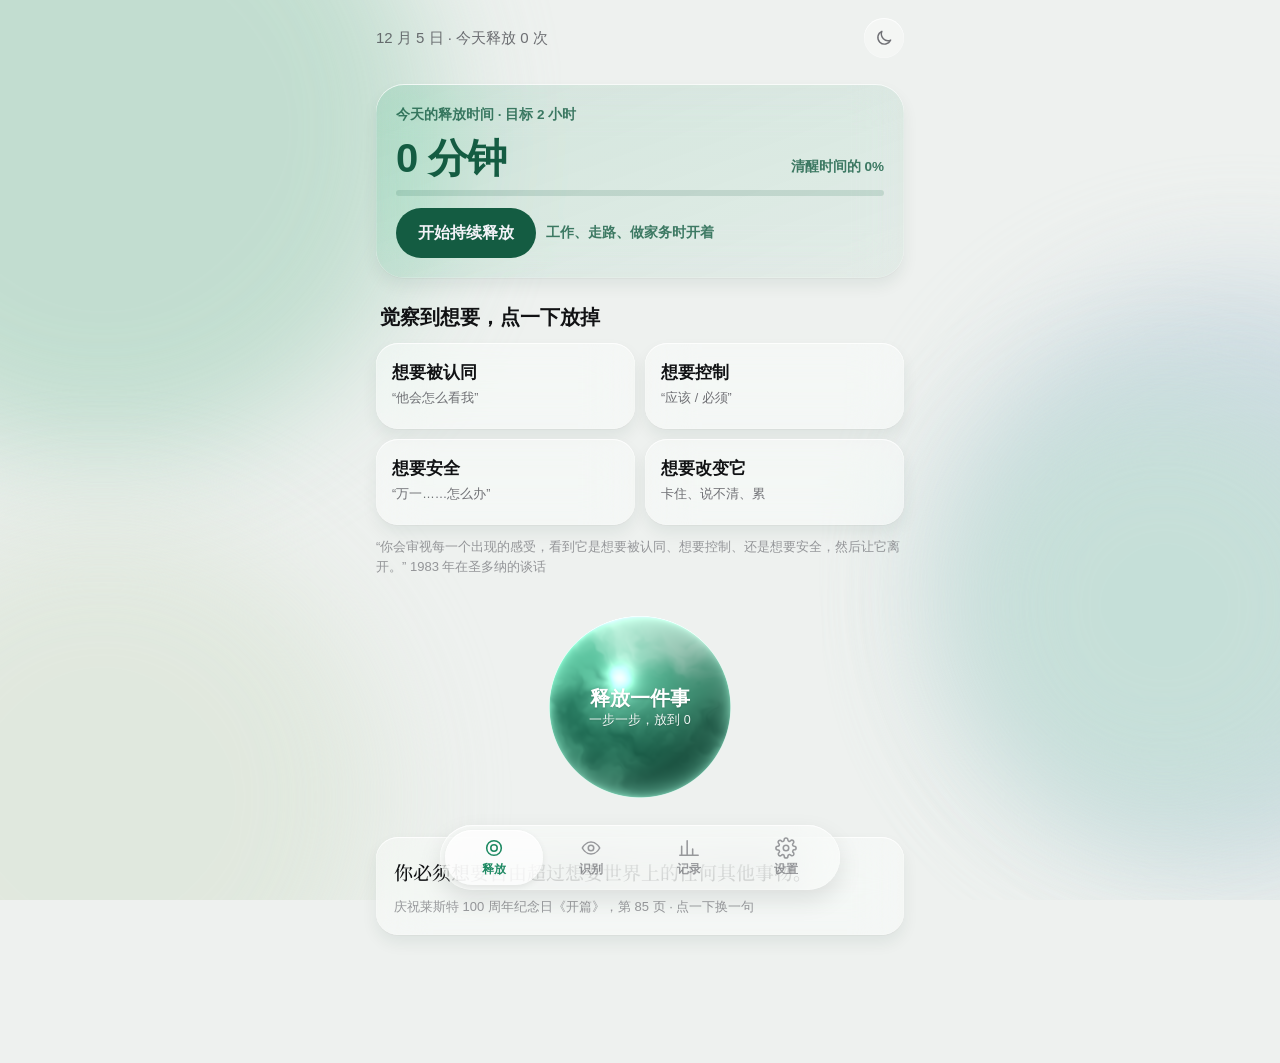
<file: release-tool/index.html>
<!doctype html>
<html lang="zh-CN">
<head>
<meta charset="utf-8">
<meta name="viewport" content="width=device-width,initial-scale=1,viewport-fit=cover">
<meta name="theme-color" content="#16685a">
<meta name="apple-mobile-web-app-capable" content="yes">
<meta name="apple-mobile-web-app-title" content="释放随身">
<link rel="manifest" href="manifest.json">
<link rel="icon" href="icon.svg" type="image/svg+xml">
<link rel="apple-touch-icon" href="icon.svg">
<style>[hidden]{display:none!important}</style>
</head>
<body>
<title>释放随身</title>
<meta name="claude:viewport-fit-sides" content="cover">
<link rel="stylesheet" href="https://fonts.googleapis.com/css2?family=Noto+Serif+SC:wght@500;700;900&display=swap">
<style>
/* Layout: iOS grouped style. Surfaces are separated by fill and space, never by lines.
   Glass (blur + translucency) on the floating bars and sheets only; the orb is the one bold visual. */
:root{
  --bg:#f2f2f7; --bg-2:#e9eef0; --cell:rgba(255,255,255,.86); --cell-solid:#ffffff; --fill:rgba(120,120,128,.12); --fill-2:rgba(120,120,128,.08);
  --label:#111214; --label-2:rgba(60,60,67,.72); --label-3:rgba(60,60,67,.5);
  --tint:#1f8a63; --tint-ink:#ffffff; --tint-fill:rgba(31,138,99,.12); --tile:rgba(31,138,99,.10); --tile-ink:#145c42;
  --orb-1:#d6f3e7; --orb-2:#5fbf9b; --orb-3:#17795a; --flame:#ff7a1a;
  --glass:rgba(249,249,251,.72); --glass-hi:rgba(255,255,255,.65); --shadow:0 1px 2px rgba(0,0,0,.04),0 6px 14px rgba(0,0,0,.05); --scrim:rgba(0,0,0,.25);
  --sans:-apple-system,BlinkMacSystemFont,"SF Pro Text","SF Pro Display","PingFang SC","Hiragino Sans GB","Noto Sans SC","Microsoft YaHei",sans-serif;
  --serif:"Noto Serif SC","Songti SC","STSong",serif;
  --spring:cubic-bezier(.32,1.25,.5,1); --ease:cubic-bezier(.22,1,.36,1);
  color-scheme:light;
}
@media (prefers-color-scheme: dark){:root:not([data-theme="light"]){
  --bg:#000000; --bg-2:#06100c; --cell:rgba(28,28,30,.86); --cell-solid:#1c1c1e; --fill:rgba(120,120,128,.24); --fill-2:rgba(120,120,128,.16);
  --label:#f5f5f7; --label-2:rgba(235,235,245,.66); --label-3:rgba(235,235,245,.42);
  --tint:#3ecf8e; --tint-ink:#03140d; --tint-fill:rgba(62,207,142,.16); --tile:rgba(62,207,142,.12); --tile-ink:#9ff0c9;
  --orb-1:#1e4a3b; --orb-2:#2f9e78; --orb-3:#a6f2d3;
  --glass:rgba(22,22,24,.68); --glass-hi:rgba(255,255,255,.08); --shadow:0 1px 2px rgba(0,0,0,.4); --scrim:rgba(0,0,0,.5); color-scheme:dark}}
:root[data-theme="dark"]{
  --bg:#000000; --bg-2:#06100c; --cell:rgba(28,28,30,.86); --cell-solid:#1c1c1e; --fill:rgba(120,120,128,.24); --fill-2:rgba(120,120,128,.16);
  --label:#f5f5f7; --label-2:rgba(235,235,245,.66); --label-3:rgba(235,235,245,.42);
  --tint:#3ecf8e; --tint-ink:#03140d; --tint-fill:rgba(62,207,142,.16); --tile:rgba(62,207,142,.12); --tile-ink:#9ff0c9;
  --orb-1:#1e4a3b; --orb-2:#2f9e78; --orb-3:#a6f2d3;
  --glass:rgba(22,22,24,.68); --glass-hi:rgba(255,255,255,.08); --shadow:0 1px 2px rgba(0,0,0,.4); --scrim:rgba(0,0,0,.5); color-scheme:dark}
*{box-sizing:border-box}
html,body{background:var(--bg);color:var(--label)}
body{margin:0;font-family:var(--sans);font-size:17px;line-height:1.6;-webkit-font-smoothing:antialiased;-webkit-tap-highlight-color:transparent;-webkit-user-select:none;user-select:none;
  background:linear-gradient(180deg,var(--bg-2) 0,var(--bg) 360px) no-repeat,var(--bg);transition:background-color .4s}
input,textarea{-webkit-user-select:text;user-select:text}
body::before{content:"";position:fixed;inset:0 0 auto;height:env(safe-area-inset-top,0px);z-index:30;background:var(--glass);-webkit-backdrop-filter:blur(20px);backdrop-filter:blur(20px)}
button{font:inherit;color:inherit;background:none;border:0;padding:0;cursor:pointer;touch-action:manipulation}
a{color:inherit}
:focus-visible{outline:2px solid var(--tint);outline-offset:3px;border-radius:12px}
h1,h2,h3,p{margin:0}
h1{font-size:32px;font-weight:800;line-height:1.2;letter-spacing:-.01em;text-wrap:balance}
h2{font-size:20px;font-weight:700;line-height:1.35;text-wrap:balance}
.serif{font-family:var(--serif)}
.meta{font-size:15px;color:var(--label-2)}
.cap{font-size:13px;color:var(--label-3);line-height:1.55}
main{max-width:560px;margin:0 auto;padding-block:18px 128px;padding-left:max(16px,env(safe-area-inset-left,0px));padding-right:max(16px,env(safe-area-inset-right,0px));display:flex;flex-direction:column;gap:26px}
.row{display:flex;gap:10px;flex-wrap:wrap;align-items:center}
.split{display:flex;justify-content:space-between;align-items:center;gap:12px}

/* press feedback: everything tappable shrinks and dims a touch, springs back */
.tap{transition:transform .35s var(--spring),opacity .2s,background-color .25s,color .25s}
.tap.down{transform:scale(.96);opacity:.75;transition:transform .1s ease,opacity .1s}
.btn{display:inline-flex;align-items:center;justify-content:center;gap:8px;min-height:50px;padding:0 22px;border-radius:999px;font-size:16px;font-weight:600;background:var(--fill);color:var(--label)}
.btn.solid{background:var(--label);color:var(--bg)}
.btn.acc{background:var(--tint);color:var(--tint-ink)}
.btn.sm{min-height:36px;padding:0 15px;font-size:14px}
.btn:disabled{opacity:.3}
.card{background:var(--cell);border-radius:22px;padding:18px;box-shadow:var(--shadow)}
.bar{height:6px;border-radius:3px;background:var(--fill);overflow:hidden}
.bar i{display:block;height:100%;border-radius:3px;background:var(--tint);transition:width .8s var(--ease)}
.iconbtn{width:40px;height:40px;border-radius:50%;display:grid;place-items:center;color:var(--label-2);background:var(--fill-2);flex:none}
.iconbtn svg{width:20px;height:20px}

/* home */
.top{display:flex;justify-content:space-between;align-items:center;gap:10px}
.top .r{display:flex;align-items:center;gap:8px}
.streak{display:inline-flex;align-items:center;gap:5px;font-weight:700;font-size:14px;color:var(--label-2)}
.streak svg{width:16px;height:16px;color:var(--flame)}
.today{background:var(--tile);color:var(--tile-ink);border-radius:28px;padding:20px;display:flex;flex-direction:column;gap:12px}
.today .big{font-weight:800;font-size:40px;line-height:1;letter-spacing:-.02em;font-variant-numeric:tabular-nums}
.today .bar{background:color-mix(in srgb,var(--tile-ink) 14%,transparent)}
.today .bar i{background:var(--tile-ink)}
.today .k{font-size:13.5px;font-weight:600;opacity:.8}
.live{display:inline-flex;align-items:center;gap:8px;font-variant-numeric:tabular-nums;font-weight:700}
.live i{width:8px;height:8px;border-radius:50%;background:var(--tile-ink)}
.today .btn{background:var(--tile-ink);color:var(--bg)}
.today .btn.ghost{background:color-mix(in srgb,var(--tile-ink) 12%,transparent);color:var(--tile-ink)}
.orbbox{display:grid;place-items:center;padding:4px 0}
.orbbtn{width:min(52vw,200px);aspect-ratio:1;border-radius:50%;position:relative;display:grid;place-items:center}
.orb{position:absolute;inset:0;border-radius:50%;
  background:radial-gradient(circle at 34% 28%,rgba(255,255,255,.9),rgba(255,255,255,0) 40%),radial-gradient(circle at 50% 62%,var(--orb-2),var(--orb-3) 74%);
  box-shadow:inset 0 -14px 28px rgba(0,0,0,.16),inset 0 2px 0 rgba(255,255,255,.45),0 14px 18px rgba(23,121,90,.16)}
.orbbtn .lbl{position:relative;font-weight:700;font-size:20px;color:#fff;text-shadow:0 1px 2px rgba(0,0,0,.2);text-align:center;line-height:1.4}
.orbbtn .lbl small{display:block;font-size:12.5px;font-weight:500;opacity:.92}
.breathe{animation:breathe 7s ease-in-out infinite}
@keyframes breathe{0%,100%{transform:scale(.95)}50%{transform:scale(1.03)}}
.quick{display:grid;grid-template-columns:repeat(2,minmax(0,1fr));gap:10px}
.q{background:var(--cell);border-radius:22px;padding:16px;text-align:left;display:flex;flex-direction:column;gap:3px;box-shadow:var(--shadow);position:relative;min-height:86px}
.q b{font-size:17px;font-weight:700}
.q small{font-size:12.5px;color:var(--label-2);line-height:1.5}
.q .n{position:absolute;right:14px;top:12px;font-weight:800;font-size:22px;color:var(--tint);font-variant-numeric:tabular-nums;display:inline-block}
.q.pop{background:var(--tint-fill)}
.quote{font-family:var(--serif);font-weight:500;font-size:19px;line-height:1.8}
.sect{display:flex;flex-direction:column;gap:12px}
.sect>h2{padding-left:4px}

/* tab bar: floating glass capsule */
.dock{position:fixed;left:0;right:0;bottom:calc(10px + env(safe-area-inset-bottom,0px));z-index:20;display:flex;justify-content:center;padding-left:max(14px,env(safe-area-inset-left,0px));padding-right:max(14px,env(safe-area-inset-right,0px));pointer-events:none}
.tabs{pointer-events:auto;position:relative;display:flex;padding:5px;border-radius:999px;width:100%;max-width:400px;background:var(--glass);-webkit-backdrop-filter:blur(28px) saturate(180%);backdrop-filter:blur(28px) saturate(180%);box-shadow:inset 0 1px 0 var(--glass-hi),0 8px 20px rgba(0,0,0,.08)}
.tabs .pill{position:absolute;top:5px;bottom:5px;left:5px;border-radius:999px;background:var(--cell-solid);box-shadow:0 1px 3px rgba(0,0,0,.08);transition:transform .45s var(--spring),width .45s var(--spring)}
.tabs button{position:relative;z-index:1;flex:1;display:flex;flex-direction:column;align-items:center;gap:1px;padding:7px 2px;border-radius:999px;font-size:11.5px;font-weight:600;color:var(--label-3);transition:color .3s}
.tabs svg{width:22px;height:22px}
.tabs .on{color:var(--tint)}

/* full-screen guided release */
.fx{position:fixed;inset:0;z-index:40;background:var(--bg);display:flex;flex-direction:column;animation:up .42s var(--ease) both}
.fx.out{animation:downout .28s ease forwards}
@keyframes up{from{transform:translateY(40px);opacity:0}}
@keyframes downout{to{transform:translateY(40px);opacity:0}}
.fx-top{display:flex;align-items:center;gap:12px;padding:calc(10px + env(safe-area-inset-top,0px)) max(16px,env(safe-area-inset-right,0px)) 10px max(16px,env(safe-area-inset-left,0px))}
.fx-top .segs{flex:1}
.segs{display:grid;grid-auto-flow:column;grid-auto-columns:1fr;gap:5px}
.segs i{height:4px;border-radius:2px;background:var(--fill);transition:background .5s}
.segs i.on{background:var(--tint)}
.fx-body{flex:1;overflow:auto;-webkit-overflow-scrolling:touch;padding:10px max(16px,env(safe-area-inset-right,0px)) 24px max(16px,env(safe-area-inset-left,0px))}
.fx-in{max-width:560px;margin:0 auto;display:flex;flex-direction:column;gap:18px}
.fx-in.fwd{animation:swapf .38s var(--ease) both}.fx-in.back{animation:swapb .38s var(--ease) both}
@keyframes swapf{from{opacity:0;transform:translateX(26px)}}@keyframes swapb{from{opacity:0;transform:translateX(-26px)}}
.fx-foot{display:flex;gap:10px;justify-content:space-between;align-items:center;padding:12px max(16px,env(safe-area-inset-right,0px)) calc(12px + env(safe-area-inset-bottom,0px)) max(16px,env(safe-area-inset-left,0px));
  background:var(--glass);-webkit-backdrop-filter:blur(24px) saturate(180%);backdrop-filter:blur(24px) saturate(180%)}
.chips{display:flex;gap:8px;flex-wrap:wrap}
.chip{padding:8px 15px;border-radius:999px;background:var(--fill);font-size:14.5px;font-weight:600}
.chip.on{background:var(--label);color:var(--bg)}
input[type=text],input[type=search],textarea{width:100%;font:inherit;font-size:17px;color:var(--label);background:var(--fill);border:0;border-radius:14px;padding:12px 16px}
input[type=search]{border-radius:999px;padding-left:20px}
textarea{min-height:90px;resize:vertical}
input::placeholder,textarea::placeholder{color:var(--label-3)}
.meter{background:var(--cell);border-radius:20px;padding:14px 16px;box-shadow:var(--shadow);display:flex;flex-direction:column;gap:4px}
.meter input[type=range]{width:100%;accent-color:var(--tint);height:30px}
.mnum{font-weight:800;font-size:30px;line-height:1;color:var(--tint);font-variant-numeric:tabular-nums;display:inline-block}
.emo{display:flex;flex-direction:column;gap:16px}
.lv{display:grid;grid-template-columns:4.4em minmax(0,1fr);gap:8px;align-items:start;transition:opacity .3s}
.lv>b{padding-top:6px;font-size:15px;font-weight:700}
.lv>b small{display:block;font-weight:500;font-size:11.5px;color:var(--label-3)}
.lv.dim{opacity:.28}
.words{display:flex;flex-wrap:wrap;gap:7px}
.words button{padding:7px 13px;border-radius:999px;background:var(--cell);box-shadow:var(--shadow);font-size:14.5px;transition:transform .35s var(--spring),background .2s,color .2s}
.words button.hit{background:var(--tint-fill);color:var(--tint);font-weight:700;box-shadow:none}
.words button.sel{background:var(--tint);color:var(--tint-ink);box-shadow:none;transform:scale(1.06)}
.wcard{width:100%;background:var(--cell);border-radius:22px;padding:17px 18px;text-align:left;display:flex;flex-direction:column;gap:9px;box-shadow:var(--shadow)}
.wcard .h{display:flex;justify-content:space-between;align-items:center;gap:8px}
.wcard .h b{font-size:18px;font-weight:700}
.wcard ul{margin:0;padding-left:1.1em;font-size:14.5px;line-height:1.65;color:var(--label-2)}
.say{display:flex;flex-wrap:wrap;gap:6px}
.say span{font-size:12.5px;padding:3px 10px;border-radius:999px;background:var(--fill-2);color:var(--label-2)}
.badge{font-size:12px;font-weight:700;padding:3px 10px;border-radius:999px;background:var(--tint-fill);color:var(--tint);flex:none}
.stage{display:flex;flex-direction:column;align-items:center;gap:20px;padding:8px 0}
.ball{width:var(--s,220px);height:var(--s,220px);position:relative;opacity:var(--o,1);transition:width 1.1s var(--spring),height 1.1s var(--spring),opacity 1.1s}
.say-big{font-family:var(--serif);font-weight:500;font-size:21px;line-height:1.8;text-align:center}
.note{border-radius:20px;padding:14px 16px;background:var(--tint-fill);font-size:14.5px;line-height:1.7}
.levels{display:grid;grid-template-columns:repeat(3,minmax(0,1fr));gap:8px}
.levels button{padding:11px 4px;border-radius:14px;background:var(--fill);font-weight:700;font-size:15px}
.levels button.cap-l{color:var(--tint)}
.levels button.on{background:var(--label);color:var(--bg)}
.done-num{font-weight:800;font-size:60px;line-height:1;text-align:center;font-variant-numeric:tabular-nums;letter-spacing:-.02em}
.tray{flex:1;min-width:0;white-space:nowrap;overflow:hidden;text-overflow:ellipsis;font-size:15px;font-weight:700;display:inline-block}
.tray em{font-style:normal;font-weight:500;color:var(--label-3)}
.fading{display:flex;flex-wrap:wrap;gap:6px;justify-content:center;opacity:var(--fo,1);filter:blur(var(--fb,0px));transition:opacity 1.2s ease,filter 1.2s ease}
.fading span{padding:5px 12px;border-radius:999px;background:var(--fill);font-size:14px;font-weight:600}

/* check-in banner (iOS notification style) */
.ping{position:fixed;left:50%;top:calc(10px + env(safe-area-inset-top,0px));transform:translateX(-50%);z-index:50;width:min(540px,calc(100% - 20px));border-radius:24px;padding:14px;
  background:var(--glass);-webkit-backdrop-filter:blur(30px) saturate(180%);backdrop-filter:blur(30px) saturate(180%);box-shadow:inset 0 1px 0 var(--glass-hi),0 10px 24px rgba(0,0,0,.14);display:flex;flex-direction:column;gap:10px;animation:down .5s var(--spring) both}
@keyframes down{from{transform:translate(-50%,-30px);opacity:0}}
.ping.bye{animation:pingout .25s ease forwards}
@keyframes pingout{to{transform:translate(-50%,-20px);opacity:0}}
.ping .pq{display:grid;grid-template-columns:repeat(4,minmax(0,1fr));gap:6px}
.ping .pq button{padding:10px 2px;border-radius:14px;background:var(--fill);font-size:13.5px;font-weight:700}

/* records + settings: inset grouped, no separators */
.figs{display:grid;grid-template-columns:repeat(3,minmax(0,1fr));gap:10px}
.figs div{display:flex;flex-direction:column;background:var(--cell);border-radius:20px;padding:14px;box-shadow:var(--shadow)}
.figs b{font-size:26px;font-weight:800;line-height:1.15;font-variant-numeric:tabular-nums;letter-spacing:-.01em}
.figs span{font-size:12.5px;color:var(--label-2)}
.week{display:grid;grid-template-columns:repeat(7,minmax(0,1fr));gap:10px;align-items:end;height:130px}
.week div{display:flex;flex-direction:column;align-items:center;gap:6px;height:100%;justify-content:flex-end}
.week i{display:block;width:100%;border-radius:8px;background:var(--tint);min-height:4px;transform-origin:bottom;animation:grow .7s var(--spring) both}
@keyframes grow{from{transform:scaleY(0)}}
.week span{font-size:11.5px;color:var(--label-3);font-variant-numeric:tabular-nums}
.list{background:var(--cell);border-radius:22px;overflow:hidden;box-shadow:var(--shadow);padding:4px 0}
.list>*{display:flex;gap:12px;align-items:center;padding:11px 16px}
.list .grow{flex:1;min-width:0;display:flex;flex-direction:column;gap:2px}
.list small{font-size:12.5px;color:var(--label-2)}
.time{font-variant-numeric:tabular-nums;font-size:13px;color:var(--label-3);flex:none;width:3em}
.tag{font-size:12px;padding:3px 10px;border-radius:999px;background:var(--fill);color:var(--label-2);font-weight:600}
.tag.a{background:var(--tint-fill);color:var(--tint)}
/* iOS segmented control */
.seg{position:relative;display:grid;grid-auto-flow:column;grid-auto-columns:1fr;padding:2px;border-radius:10px;background:var(--fill)}
.seg .thumb{position:absolute;top:2px;bottom:2px;left:2px;border-radius:8px;background:var(--cell-solid);box-shadow:0 2px 6px rgba(0,0,0,.12);transition:transform .45s var(--spring)}
.seg button{position:relative;z-index:1;padding:7px 4px;font-size:13.5px;font-weight:600;border-radius:8px}
.seg button.on{font-weight:700}
/* iOS switch */
.switch{position:relative;width:51px;height:31px;border-radius:999px;background:var(--fill);flex:none;transition:background .3s}
.switch::after{content:"";position:absolute;top:2px;left:2px;width:27px;height:27px;border-radius:50%;background:#fff;box-shadow:0 2px 6px rgba(0,0,0,.2);transition:transform .4s var(--spring)}
.switch.on{background:#34c759}
.switch.on::after{transform:translateX(20px)}
.setrow{display:flex;justify-content:space-between;align-items:center;gap:12px}
.ref{display:flex;flex-direction:column;gap:12px}
.hapt{position:absolute;width:1px;height:1px;opacity:0;pointer-events:none;overflow:hidden}

/* motion */
.wave{position:fixed;border-radius:50%;pointer-events:none;z-index:45;box-shadow:inset 0 0 0 2px var(--orb-2);transform:translate(-50%,-50%) scale(.7);opacity:.9;animation:ripple 1.4s var(--ease) forwards}
@keyframes ripple{to{transform:translate(-50%,-50%) scale(2.1);opacity:0}}
.mote{position:fixed;border-radius:50%;background:var(--orb-2);pointer-events:none;z-index:45;animation:mote var(--d,1.6s) cubic-bezier(.2,.7,.3,1) forwards}
@keyframes mote{from{transform:translate(-50%,-50%);opacity:.85}to{transform:translate(calc(-50% + var(--x)),calc(-50% - var(--y))) scale(.3);opacity:0}}
.plus{position:fixed;z-index:45;font-weight:800;font-size:18px;color:var(--tint);pointer-events:none;animation:plus .9s var(--ease) forwards}
@keyframes plus{from{transform:translate(-50%,0);opacity:1}to{transform:translate(-50%,-38px);opacity:0}}
.bump{animation:bump .45s var(--spring)}
@keyframes bump{40%{transform:scale(1.35)}}
.fadeswap{animation:fadeswap .5s ease}
@keyframes fadeswap{from{opacity:0;transform:translateY(6px)}}
.pop-in{animation:popin .5s var(--spring) both}
@keyframes popin{from{opacity:0;transform:scale(.94)}}
.settle .orb{animation:settle 1.2s var(--spring)}
@keyframes settle{0%{transform:scale(1.25)}100%{transform:scale(1)}}
main.tabin>*{animation:tabin .45s var(--ease) both}main.tabin>*:nth-child(2){animation-delay:.04s}main.tabin>*:nth-child(3){animation-delay:.08s}main.tabin>*:nth-child(n+4){animation-delay:.12s}
@keyframes tabin{from{opacity:0;transform:translateY(12px)}}
@media (prefers-color-scheme: dark){:root:not([data-theme="light"]) .orbbtn .lbl{color:#03140d;text-shadow:none}}
:root[data-theme="dark"] .orbbtn .lbl{color:#03140d;text-shadow:none}

/* 3D orb */
.orb3d{position:absolute;inset:0;display:block}
.orbgl{position:absolute;inset:-6%;width:112%;height:112%;display:block}
.orbbtn{transition:none}
.orbbtn.tap.down{transform:none;opacity:1}
.ball{width:240px;height:240px;transition:none;opacity:1}
/* ===== glass layer: a soft living wallpaper behind, frosted translucent surfaces in front ===== */
:root{--g:rgba(255,255,255,.42);--g-2:rgba(255,255,255,.34);--g-strong:rgba(250,252,251,.62);--edge:rgba(255,255,255,.75);--edge-2:rgba(255,255,255,.35);
  --gshadow:0 1px 1px rgba(0,0,0,.03),0 8px 16px rgba(20,60,45,.07);--blur:blur(24px) saturate(185%);
  --w0:#eef1ef;--w1:#b7d9c8;--w2:#c6d6df;--w3:#dde6da;--w4:#c4e0d6}
@media (prefers-color-scheme: dark){:root:not([data-theme="light"]){--g:rgba(255,255,255,.075);--g-2:rgba(255,255,255,.06);--g-strong:rgba(18,22,21,.6);--edge:rgba(255,255,255,.16);--edge-2:rgba(255,255,255,.06);
  --gshadow:0 1px 1px rgba(0,0,0,.3),0 8px 18px rgba(0,0,0,.35);--w0:#050807;--w1:#0f3b2f;--w2:#132634;--w3:#16231a;--w4:#0f302d}}
:root[data-theme="dark"]{--g:rgba(255,255,255,.075);--g-2:rgba(255,255,255,.06);--g-strong:rgba(18,22,21,.6);--edge:rgba(255,255,255,.16);--edge-2:rgba(255,255,255,.06);
  --gshadow:0 1px 1px rgba(0,0,0,.3),0 8px 18px rgba(0,0,0,.35);--w0:#050807;--w1:#0f3b2f;--w2:#132634;--w3:#16231a;--w4:#0f302d}
html{background:var(--w0)}
body{background:transparent!important}
.amb{position:fixed;inset:0;z-index:-1;overflow:hidden;pointer-events:none;background:var(--w0)}
.amb i{position:absolute;border-radius:50%;filter:blur(60px);opacity:.8;will-change:transform}
@media (prefers-color-scheme: dark){:root:not([data-theme="light"]) .amb i{opacity:.38}}
:root[data-theme="dark"] .amb i{opacity:.38}
.amb i:nth-child(1){width:52vmax;height:52vmax;left:-18vmax;top:-16vmax;background:var(--w1);animation:drift1 38s ease-in-out infinite alternate}
.amb i:nth-child(2){width:46vmax;height:46vmax;right:-20vmax;top:22vmax;background:var(--w2);animation:drift2 46s ease-in-out infinite alternate}
.amb i:nth-child(3){width:44vmax;height:44vmax;left:-14vmax;bottom:-14vmax;background:var(--w3);animation:drift3 52s ease-in-out infinite alternate}
.amb i:nth-child(4){width:34vmax;height:34vmax;right:-8vmax;bottom:6vmax;background:var(--w4);animation:drift1 60s ease-in-out infinite alternate-reverse}
@keyframes drift1{to{transform:translate(12vmax,10vmax) scale(1.1)}}
@keyframes drift2{to{transform:translate(-14vmax,12vmax) scale(.92)}}
@keyframes drift3{to{transform:translate(10vmax,-12vmax) scale(1.08)}}
body::before{background:transparent;-webkit-backdrop-filter:none;backdrop-filter:none}
/* frosted surfaces */
.card,.q,.meter,.wcard,.figs div,.list,.today,.seg,.ping,.fx-foot{
  background:var(--g);-webkit-backdrop-filter:var(--blur);backdrop-filter:var(--blur);
  box-shadow:inset 0 1px 0 var(--edge),inset 0 0 0 .5px var(--edge-2),var(--gshadow)}
.today{background:linear-gradient(160deg,rgba(31,138,99,.12),rgba(31,138,99,.05));}
.q.pop{background:var(--tint-fill)}
.words button,.chip,.levels button,.fading span,.say span,.btn,.iconbtn,input[type=text],input[type=search],textarea,.ping .pq button{
  background:var(--g-2);box-shadow:inset 0 1px 0 var(--edge),inset 0 0 0 .5px var(--edge-2)}
input[type=text],input[type=search],textarea{-webkit-backdrop-filter:var(--blur);backdrop-filter:var(--blur)}
.btn.solid{background:var(--label);color:var(--bg);box-shadow:0 6px 14px rgba(0,0,0,.14)}
.btn.acc{background:var(--tint);color:var(--tint-ink);box-shadow:0 6px 14px rgba(31,138,99,.25)}
.today .btn{background:var(--tile-ink);color:var(--bg);box-shadow:none}
.today .btn.ghost{background:rgba(255,255,255,.35);color:var(--tile-ink);box-shadow:inset 0 1px 0 var(--edge)}
.words button.sel,.chip.on,.levels button.on{box-shadow:0 4px 10px rgba(0,0,0,.12)}
.words button.sel{background:var(--tint);color:var(--tint-ink)}
.chip.on,.levels button.on{background:var(--label);color:var(--bg)}
.words button.hit{background:var(--tint-fill)}
.seg{background:var(--g-2)}
.seg .thumb{background:rgba(255,255,255,.85);box-shadow:inset 0 1px 0 #fff,0 3px 8px rgba(0,0,0,.12)}
.tabs{background:var(--g-strong);box-shadow:inset 0 1px 0 var(--edge),inset 0 0 0 .5px var(--edge-2),0 10px 24px rgba(0,0,0,.1)}
.tabs .pill{background:rgba(255,255,255,.7);box-shadow:inset 0 1px 0 #fff,0 2px 6px rgba(0,0,0,.08)}
.fx{background:var(--g-strong);-webkit-backdrop-filter:blur(40px) saturate(170%);backdrop-filter:blur(40px) saturate(170%)}
.fx-foot{border-radius:26px 26px 0 0}
.badge{background:rgba(31,138,99,.16)}
.note{background:linear-gradient(160deg,rgba(31,138,99,.16),rgba(31,138,99,.06));-webkit-backdrop-filter:var(--blur);backdrop-filter:var(--blur);box-shadow:inset 0 1px 0 var(--edge)}
.bar{background:rgba(120,120,128,.16)}
/* glass orb: clearer body, bright rim, inner light */
.orb{background:
  radial-gradient(circle at 32% 24%,rgba(255,255,255,.95) 0,rgba(255,255,255,.35) 18%,rgba(255,255,255,0) 40%),
  radial-gradient(circle at 70% 82%,rgba(255,255,255,.35),rgba(255,255,255,0) 35%),
  radial-gradient(circle at 50% 60%,color-mix(in srgb,var(--orb-2) 80%,transparent),color-mix(in srgb,var(--orb-3) 92%,transparent) 76%);
  box-shadow:inset 0 0 0 1px rgba(255,255,255,.45),inset 0 -18px 30px rgba(0,0,0,.14),inset 0 10px 24px rgba(255,255,255,.25),0 18px 24px rgba(23,121,90,.18)}
@media (prefers-color-scheme: dark){:root:not([data-theme="light"]) .seg .thumb,:root:not([data-theme="light"]) .tabs .pill{background:rgba(255,255,255,.16);box-shadow:inset 0 1px 0 rgba(255,255,255,.18)}
  :root:not([data-theme="light"]) .today .btn.ghost{background:rgba(255,255,255,.1)}}
:root[data-theme="dark"] .seg .thumb,:root[data-theme="dark"] .tabs .pill{background:rgba(255,255,255,.16);box-shadow:inset 0 1px 0 rgba(255,255,255,.18)}
:root[data-theme="dark"] .today .btn.ghost{background:rgba(255,255,255,.1)}
@media (prefers-reduced-motion:reduce){.amb i{animation:none}}
@media (prefers-reduced-motion:reduce){*{animation:none!important;transition:none!important}}
</style>

<div class="amb" aria-hidden="true"><i></i><i></i><i></i><i></i></div>
<main id="main"></main>
<div class="dock"><nav class="tabs" id="tabs" aria-label="主导航"></nav></div>
<div id="layer"></div>

<script>
(function(){
const QUOTES=[{"q":"最基本的就是持续释放。","c":"The Way","t":"Lesson 2 · 2-2","p":9},{"q":"你们有没有特别注意去持续释放欲望，放走更多、放走更多、放走更多，直到没有更多？","c":"The Right Path","t":"开篇","p":45},{"q":"你会审视每一个出现的感受，看到它是想要被认同、想要控制、还是想要安全，然后让它离开。","c":"百年纪念","t":"1983 年在圣多纳的谈话","p":243},{"q":"所以当你去做，这是非常轻松容易的，它们就像波浪一样浮现并离开，直到波浪停止，你也就完成了。","c":"The Way","t":"Lesson 1","p":1},{"q":"从现在开始，任何你想要的东西，都通过释放来得到它。","c":"The Way","t":"Lesson 1","p":1},{"q":"一开始可能是一天抽出一小时，然后是早上的一个小时和晚上的一个小时，接着是几个小时，然后是半天，最后你会花上一整天时间。","c":"莱斯特·利文森的私教课","t":"没有限制 Part 2","p":115},{"q":"让心智完全安静下来，就是这么简单。","c":"莱斯特·利文森的私教课","t":"释放对自由的抗拒 Part 1","p":95},{"q":"当它开始浮现，请让它离开。","c":"The Way","t":"Lesson 4","p":18},{"q":"你现在就是完全自由的，你是全能的，你是全知的，你是全在的。","c":"The Way","t":"Lesson 5","p":22},{"q":"如果你觉得累了，就释放“想要改变疲惫”，你就会恢复精力。","c":"莱斯特·利文森静修会","t":"2-2","p":140},{"q":"释放“想要改变这个模糊不清的感受”","c":"The Way","t":"Lesson 1","p":1},{"q":"当你释放了那些，在它们底端的“对死亡的恐惧”，就会自然地、明显可察觉地浮现出来，给你去释放。","c":"The Way","t":"Lesson 1","p":1},{"q":"你设置了一个缺乏、想要、欲望去搅动你的心智，当你填补了这个欲望，心智变得安静起来，从而你仅仅是存在时，这就是你所感觉到的快乐","c":"The Way","t":"Lesson 5","p":22},{"q":"你必须想要自由超过你想要这个世界。","c":"The Way","t":"Lesson 1","p":1},{"q":"无论你想要什么，仅仅通过释放来得到，我把“仅仅”这个词划重点。","c":"The Way","t":"Lesson 1","p":1},{"q":"感受并不会咬你、不会对你开枪、不会击中你的头。","c":"The Way","t":"Lesson 1","p":1},{"q":"抛出这些“为什么”实际上是在刻意逃避做释放。","c":"The Way","t":"Lesson 1","p":1},{"q":"当你释放了，你会体验到自己不是行为者的感觉。","c":"The Way","t":"Lesson 3","p":14},{"q":"这不是强迫自己，而是一种放手，让它是的感觉。","c":"The Way","t":"Lesson 3","p":14},{"q":"因为每一分被压抑的感受都在压力下想要消耗它自己。","c":"The Way","t":"Lesson 4","p":18},{"q":"你必须想要自由超过你想要世界。","c":"The Way","t":"Lesson 5","p":22},{"q":"横在你和你的终极幸福之间的唯一事物就是被压抑着的感受。","c":"The Way","t":"Lesson 6 · 6-1","p":28},{"q":"每一个关于爱的感受都是“非爱的感受”。","c":"The Way","t":"Lesson 6 · 6-1","p":28},{"q":"心智是你构建起来的东西，它是你所有念头和感受的总和。","c":"The Way","t":"Lesson 6 · 6-1","p":28},{"q":"所以，我们再一次想要它的事实证明了我们从未满足过它。","c":"The Way","t":"Lesson 6 · 6-3","p":38},{"q":"如果我真的想要它，我会放下一切，并只管去做。","c":"The Way","t":"Lesson 6 · 6-3","p":38},{"q":"但感受只是程序而已，是我们对外部世界做出反应的潜意识自动化程序。","c":"The Right Path","t":"与莱斯特的谈话 第一卷","p":55},{"q":"每一个感受都是为了维持身体的生存而作为一种生存程序被植入的。","c":"The Right Path","t":"与莱斯特的谈话 第一卷","p":55},{"q":"每一个不可能，无论多么不可能，当我们对它完全释放时，都会立即变成可能","c":"The Right Path","t":"与莱斯特的谈话 第一卷","p":55},{"q":"以无欲为目标，以释放你所有的欲望为目标","c":"The Right Path","t":"与莱斯特的谈话 第一卷","p":55},{"q":"欲望是一种匮乏的痛苦，放下对拥有它的欲望，这会暂时让我们的心智安静下来，在那一刻，我们只是存在。","c":"The Right Path","t":"与莱斯特的谈话 第二卷","p":62},{"q":"无论你想要什么，在这里实现的最慢。","c":"The Right Path","t":"第三、四卷 · 分离","p":76},{"q":"随着你放手，随着你释放，随着你脱离身体，你的存在会不断扩展，直到最终，你仅仅只是你的存在。","c":"The Right Path","t":"第三、四卷 · 分离","p":76},{"q":"每一个感受都是为了这个物理身体，作为生存程序被放入的，但是每个感受实际上都是反生存的。","c":"The Right Path","t":"第三、四卷 · 获得自由","p":79},{"q":"不再有感受，你的心智就安静了，你的真我就会显现。","c":"The Right Path","t":"第三、四卷 · 获得自由","p":79},{"q":"对死亡的恐惧也仅仅只是一种感受罢了，事实是你不会死。","c":"The Right Path","t":"第三、四卷 · 给予","p":81},{"q":"释放对死亡的恐惧，下一步释放与“一”的分离感就没那么困难了。","c":"The Right Path","t":"第三、四卷 · 小我","p":83},{"q":"大多数人释放是为了把这个世界变成一个更好的世界","c":"The Right Path","t":"第三、四卷 · 通往顶端的路","p":83},{"q":"不是因为那个人帮你满足了你的欲望，所以你的心智变得安静了，而是心智安静下来了，这就是快乐。","c":"庆祝莱斯特 100 周年纪念日","t":"开篇","p":85},{"q":"你必须想要自由超过想要世界上的任何其他事物。","c":"庆祝莱斯特 100 周年纪念日","t":"开篇","p":85},{"q":"不要再到它所不在的地方寻找了，发现你的快乐是什么——当你的心智安静下来，你就只是存在。","c":"庆祝莱斯特 100 周年纪念日","t":"想要自由","p":87},{"q":"你释放得越多，你就能释放越多，你就越能往下深入并拉出更沉重的垃圾","c":"庆祝莱斯特 100 周年纪念日","t":"想要自由","p":87},{"q":"我们的垃圾闻起来很香，我们已经习惯了，我们不想释放它","c":"庆祝莱斯特 100 周年纪念日","t":"自由状态","p":87},{"q":"所以，好好利用这个世界的沉重吧，释放它，直到没有任何沉重。","c":"庆祝莱斯特 100 周年纪念日","t":"自由状态","p":87},{"q":"如果你想知道它是什么样子，释放所有的限制，你就会看到。","c":"庆祝莱斯特 100 周年纪念日","t":"全在","p":90},{"q":"一天 24 小时，你都在为了生存而处于守卫状态，当你想要生存时，你的心智永远都不会安静下来，一直都是生死攸关。","c":"庆祝莱斯特 100 周年纪念日","t":"身体和心智","p":91},{"q":"真正的底线是对死亡的恐惧，当这些感受出现时，释放它们，直到不再有任何对死亡的恐惧。","c":"庆祝莱斯特 100 周年纪念日","t":"对死亡的恐惧","p":91},{"q":"如果你被淹没了，释放认同和控制，直到你能够面对你对死亡的恐惧。","c":"庆祝莱斯特 100 周年纪念日","t":"对死亡的恐惧","p":91},{"q":"释放它，你就超越了业力，你不是在解决它。","c":"庆祝莱斯特 100 周年纪念日","t":"关于业力","p":92},{"q":"你只是纯粹地想让他们得到他们想要的","c":"庆祝莱斯特 100 周年纪念日","t":"家人与释放","p":92},{"q":"你必须想要它超过你想要世界上的任何事","c":"庆祝莱斯特 100 周年纪念日","t":"获得自由","p":93},{"q":"每个人都拥有他或她想要的东西，你喜欢自己所拥有的吗？","c":"庆祝莱斯特 100 周年纪念日","t":"获得自由","p":93},{"q":"它是你的心智，是你让它变得嘈杂，你可以让它安静下来。","c":"莱斯特·利文森的私教课","t":"释放对自由的抗拒 Part 1","p":95},{"q":"心智永远无法让心智安静。因为心智是错误地寻求生存、安全、认同和控制的机制","c":"莱斯特·利文森的私教课","t":"释放对自由的抗拒 Part 2","p":96},{"q":"让感受浮现出来，觉察它们下面的想要被认同或想要控制，然后让它们出去。","c":"莱斯特·利文森的私教课","t":"释放对自由的抗拒 Part 2","p":96},{"q":"心智是一个非常简单的东西，它就是我们所有念头和感受的总和。","c":"莱斯特·利文森的私教课","t":"释放对自由的抗拒 Part 3","p":98},{"q":"释放获取知识的尝试，所有的知识都是分离的。真正的知识不是知识，是存在。","c":"莱斯特·利文森的私教课","t":"你能做任何事 Part 2","p":101},{"q":"你所有的想要都必须集中于“想要自由”，那么，你会在几个月内得到它。","c":"莱斯特·利文森的私教课","t":"你能做任何事 Part 3","p":102},{"q":"你怎样让心智安静呢？通过释放心智的驱动，也就是感受。","c":"莱斯特·利文森的私教课","t":"你不是身体和心智 Part 1","p":104},{"q":"在你释放相当的认同和控制之前，你无法直面自己对死亡的恐惧，它在你的内心是如此深沉、如此沉重。","c":"莱斯特·利文森的私教课","t":"你不是身体和心智 Part 3","p":107},{"q":"你利用这个世界来激起、带出感受，这样你就能释放它们。","c":"莱斯特·利文森的私教课","t":"获得自由 Part 1","p":109},{"q":"针对你的目标做释放是好的，不是为了追逐它们，而是为了让阻碍的感受浮现出来，这样你就可以释放那些感受。","c":"莱斯特·利文森的私教课","t":"获得自由 Part 1","p":109},{"q":"你生命中所做的每一件事都是在浪费时间，除了释放。","c":"莱斯特·利文森的私教课","t":"获得自由 Part 1","p":109},{"q":"问问你自己“为什么我不让它持续，并在几周内走完全程呢？”","c":"莱斯特·利文森的私教课","t":"获得自由 Part 2","p":111},{"q":"如果你释放那些障碍、那些感受，你能够拥有、成为、做任何你想做或想要的。","c":"莱斯特·利文森的私教课","t":"获得自由 Part 3","p":112},{"q":"你要做的是认识到你有多不想要这个自由状态，这是你必须做的第一件事，你必须面对它。","c":"莱斯特·利文森的私教课","t":"终极自由 Part 2","p":120},{"q":"而唯一能让你活在当下的方式就是不带有任何感受。","c":"莱斯特·利文森静修会","t":"1-1","p":125},{"q":"身体只不过是一台垃圾制造机，每个人都知道它不会永远运转下去，但我们都在试图让它无限期地持续下去。","c":"莱斯特·利文森静修会","t":"1-2","p":129},{"q":"这很简单，摆脱你的感受，你就会一直处于顶端。","c":"莱斯特·利文森静修会","t":"1-2","p":129},{"q":"所以我说，停止追逐彩虹，停止创造匮乏，这就是所谓的“欲望”，立刻释放那个匮乏的痛苦，只是做你自己。","c":"莱斯特·利文森静修会","t":"2-1","p":135},{"q":"安静心智就是摆脱思考的驱动，即感受。","c":"莱斯特·利文森静修会","t":"2-1","p":135},{"q":"现在释放这些程序其实是在解除小我程序。小我是我们所有程序的总和。","c":"莱斯特·利文森静修会","t":"3-1","p":145},{"q":"正如我们所知道的，控制并不是一个不好的词，也不是一件坏事情，“想要”才是。","c":"莱斯特·利文森静修会","t":"3-2","p":151},{"q":"更具体地说，业力就是程序。基本的程序是感受，而最基本的程序就是分离的感受。","c":"莱斯特·利文森静修会","t":"3-2","p":151},{"q":"倾向是一种惯性、是一种感受，它是一种感受，倾向从时间伊始就建立起来了","c":"与莱斯特的炉边漫谈","t":"寻找幸福 2","p":159},{"q":"你必须释放 “我不能”，因为如果你认为自己做不到，事情就会如你所想的那样发展。","c":"与莱斯特的炉边漫谈","t":"寻找幸福 3","p":160},{"q":"引导员的技能是让他们处理一个感受，让那个感受浮现出来","c":"与莱斯特的炉边漫谈","t":"活在当下 1","p":162},{"q":"如果你陷入低谷时，直面那个感受","c":"与莱斯特的炉边漫谈","t":"活在当下 1","p":162},{"q":"通过直面我的感受，引发焦虑的根源就很清晰地呈现出来了，根本不需要思考探究它","c":"与莱斯特的炉边漫谈","t":"活在当下 1","p":162},{"q":"直面一个感受就是将一个感受追溯到一个更基本的感受，直到你感受到根源的感受——想要控制或想要被认同。","c":"与莱斯特的炉边漫谈","t":"活在当下 2","p":163},{"q":"在心智中坚持你想要的，然后带着它已经完成了的感觉放手。","c":"与莱斯特的炉边漫谈","t":"贪恋与厌恶 Attachments and Aversions 1","p":165},{"q":"当你放下想法时，那种存在的感觉一直在那里，是想法覆盖了它。","c":"与莱斯特的炉边漫谈","t":"贪恋与厌恶 Attachments and Aversions 2","p":167},{"q":"除了缺乏爱的感受以外，不存在任何情绪，仅此而已。","c":"与莱斯特的炉边漫谈","t":"摆脱自身限制 Riding Yourself of Limitations 2","p":171},{"q":"一个人只有去爱，才能感受到爱。","c":"与莱斯特的炉边漫谈","t":"沟通与爱 3","p":177},{"q":"所以，（完全释放)之前我们是感受的奴隶，之后感受是我们的奴隶。","c":"与莱斯特的炉边漫谈","t":"关于释放","p":181},{"q":"通过触及它背后的基础感受，并消除基础感受，因此，通过切断根","c":"与莱斯特的炉边漫谈","t":"关于释放","p":181},{"q":"我们基本的固有的本质都是爱，仅仅是爱，它被我们压抑的感受覆盖和抑制了。","c":"与莱斯特的炉边漫谈","t":"关于释放","p":181},{"q":"你的心智是你所有想法和感受的总和。","c":"与莱斯特的炉边漫谈","t":"展示波澜不惊 1","p":182},{"q":"让它们上来，然后真正地把它们倒掉。","c":"与莱斯特的炉边漫谈","t":"展示波澜不惊 1","p":182},{"q":"当潜意识感受不再阻碍我们时，我们就能完全掌控自己的感受。","c":"与莱斯特的炉边漫谈","t":"展示波澜不惊 2","p":185},{"q":"我已经使用了释放法，我到达了生活中没有任何问题的状态","c":"与莱斯特的炉边漫谈","t":"展示波澜不惊 3","p":187},{"q":"思考是由强迫引发的。我们的感受驱动了我们的想法。","c":"与莱斯特的炉边漫谈","t":"展示波澜不惊 5","p":191},{"q":"当你的心智是平静到没有任何想法时，这就是终极状态，除非你想要放入一个想法。","c":"与莱斯特的炉边漫谈","t":"展示波澜不惊 5","p":191},{"q":"爱其实是我们最基本的天性，所有这些潜意识的感受掩盖了它。","c":"与莱斯特的炉边漫谈","t":"展示波澜不惊 5","p":191},{"q":"我们的思考是由我们的感受驱动的","c":"百年纪念","t":"发展释放法","p":197},{"q":"测试意味着怀疑，而只要有任何怀疑存在，任何怀疑都会让它失效。","c":"百年纪念","t":"莱斯特的觉醒","p":203},{"q":"每一个幸福的感受都是在感受真我，真我是唯一存在的幸福。","c":"百年纪念","t":"主人身份","p":212},{"q":"她想要的不过是让我说出那个能解决她世俗问题的咒语，我无法做到，也没人能做到。","c":"百年纪念","t":"老师和学生","p":215},{"q":"真正要做的是——释放对事物、对人的渴望。","c":"百年纪念","t":"积极的想法和欲望","p":219},{"q":"每次我们这么做，我们把潜意识的想法变成有意识的，然后有意识地释放它。","c":"百年纪念","t":"我是谁","p":235},{"q":"所以方法就是让“我是什么？”那个问题继续下去，当干扰的念头出现时，看着它，然后释放它。","c":"百年纪念","t":"自由的时间","p":237},{"q":"现在我释放了它，因为我发现我的安全在于我有随时创造财富的能力。","c":"百年纪念","t":"实现丰盛（屁股系统）","p":239},{"q":"我的建议是你现在就这么做，想一想就让事情发生，就像你找到一个停车位一样，在你想要的一切上去实践。","c":"百年纪念","t":"冲突","p":240},{"q":"每一个感受都是一个对生存的驱动程序。","c":"百年纪念","t":"1983 年在圣多纳的谈话","p":243},{"q":"其实很容易，除非你让它变得困难。","c":"百年纪念","t":"动能","p":245},{"q":"当你首先意识到你真的不接受它，如果你直面这一点，你就能更好地释放它。","c":"百年纪念","t":"动能","p":245},{"q":"但区别在于感受不会再运作你，而是你运作着感受。","c":"百年纪念","t":"莱斯特关于心智","p":248},{"q":"每一个不可能，无论多么不可能，当你对任何事物完全释放之后，都会立即变成可能。","c":"百年纪念","t":"医学","p":256},{"q":"无论你想要的是什么，当你不再担心它的时候，你就知道你已经完全释放了。","c":"百年纪念","t":"医学","p":256},{"q":"无论多么不可能，相信我，无论情况多么不可能，当你完全释放时，它会立即成为可能。","c":"百年纪念","t":"显化物质","p":259},{"q":"所以我们告诉你，设定你的目标，摆脱障碍，摆脱阻碍你实现目标的那些感受，并释放它们","c":"百年纪念","t":"大师与古茹","p":259},{"q":"要知道，想要被认同、控制、安全是导致所有思考的根源。","c":"百年纪念","t":"负起责任","p":261},{"q":"释放一个单位的认同或控制就是释放那个单位之下的每一个感受。","c":"百年纪念","t":"负起责任","p":261},{"q":"你释放了对死亡的恐惧，你就结束了，你离成功很近了，快完成了。","c":"百年纪念","t":"对死亡的恐惧","p":262},{"q":"看看你们的心智有多嘈杂，所以专注于释放认同、控制，这是唯一能帮到你的事情。","c":"百年纪念","t":"不做奴隶","p":265},{"q":"但如果你在我和你说话的时候释放认同和控制，你就能继续前进。","c":"百年纪念","t":"不做奴隶","p":265},{"q":"我会把第一步从“你必须想要自由超过想要被认同和想要控制”改成“你必须想要自由超过想要这个世界上的任何其他东西”。","c":"百年纪念","t":"莱斯特最后的话","p":265},{"q":"所做的事很简单——每一个感受，觉察它，让它出去。","c":"百年纪念","t":"莱斯特最后的话","p":265},{"q":"释放你对死亡的恐惧，你会发现你是永恒的，你完全掌控着你的宇宙。","c":"百年纪念","t":"莱斯特最后的话","p":265},{"q":"如果我是无限的“一”，我便什么也不想要，我是一切。","c":"终极目标第一卷","t":"终极真理 2","p":270},{"q":"所有幸福都是你内在真我的感受，幸福就是如此。","c":"终极目标第一卷","t":"体验真理 1","p":272},{"q":"一、看到我们所是的这个无限存在；二、看到我们强加在它之上的限制，并释放它们。","c":"终极目标第一卷","t":"释放小我 1","p":275},{"q":"所以成长仅仅在于释放我们的小我。","c":"终极目标第一卷","t":"释放小我 2","p":277},{"q":"每当我们被小我驱动时，如果我们释放它，我们就是在释放一点小我。","c":"终极目标第一卷","t":"释放小我 2","p":277},{"q":"每当你感受到幸福的时候，你或多或少都是在感受你的真我","c":"终极目标第一卷","t":"完美的身体 1","p":280},{"q":"带着一个放手的意愿，仅仅是带着放手的意愿，你就释放了一点小我。","c":"终极目标第一卷","t":"心镜 1","p":284},{"q":"所以我说，我们感受到的所有快乐都源于真我，我们感受到的所有痛苦都源于小我。","c":"终极目标第一卷","t":"心镜 2","p":286},{"q":"想着你想要的，你就只会得到你想要的。","c":"终极目标第一卷","t":"创造你想要的一切 2","p":295},{"q":"我们应该放手，让上帝接手，让无限找到把我们想要的东西带给我们的方式。","c":"终极目标第一卷","t":"创造你想要的一切 3","p":296},{"q":"任何带有未来概念的显化行为，都会让它永远地停留在未来。","c":"终极目标第一卷","t":"创造你想要的一切 3","p":296},{"q":"如果我们想要完全觉醒，就必须对发生在我们身上的一切负起全部责任。","c":"终极目标第一卷","t":"静默、爱和恩典 3","p":305},{"q":"我们必须变得更加普世，我们应该放下我们自己的生活，到我们能更多地为他人而活的程度。","c":"终极目标第一卷","t":"拥有一切 1","p":306},{"q":"完全接纳这个宇宙就是完全的自由，这意味着接纳它本来的样子，让它是它所是的样子，除了你自己，不想改变任何东西。","c":"终极目标第一卷","t":"个人达成自由的关键 3","p":312},{"q":"我相信如果我能做到，任何人都可以做到，只要他们有强烈的想要。","c":"终极目标第一卷","t":"莱斯特的发现 1","p":313},{"q":"我们所有的感受都被自动设定为维持我们生存下去的程序","c":"终极目标第一卷","t":"莱斯特的发现 2","p":316},{"q":"仅仅只是因为，为了感受到爱，你必须去爱，这是一扇通往幸福的奇妙之门。","c":"终极目标第二卷","t":"幸福就是爱 1","p":319},{"q":"只有在你停止思考的瞬间，你才能感受到你的真我。","c":"终极目标第二卷","t":"答案一直在这里 2","p":339},{"q":"持续出离的方法就是每天释放小我，并且每天更多地处于真我的觉知中。","c":"终极目标第二卷","t":"答案一直在这里 2","p":339},{"q":"如果我们说我们无法放手，那是因为我们真的不想放手，释放痛苦的渴望还不够强烈。","c":"终极目标第二卷","t":"不存在任何问题 1","p":343},{"q":"所以释放认同或控制的效果比仅仅释放愤怒要强数百倍。","c":"终极目标第二卷","t":"不存在任何问题 2","p":349},{"q":"因为欲望是无法满足的，只有释放它才行得通。","c":"终极目标第二卷","t":"不存在任何问题 2","p":349},{"q":"当你释放时，你就是在上升；当垃圾起作用时，你就会陷进去。","c":"终极目标第二卷","t":"成为你之所是的步骤 1","p":355},{"q":"满足欲望是不可能的，释放它才是完全可行的。","c":"终极目标第二卷","t":"成为你之所是的步骤 1","p":355},{"q":"所以如果你能养成一种习惯，即：留意到你体验到的所有幸福的感受，都出现在你安静下来并只是存在的时候。","c":"终极目标第二卷","t":"成为你之所是的步骤 2","p":359},{"q":"但请记住，当你释放时，你并没有放弃任何东西，反而收获更多。","c":"终极目标第二卷","t":"存在 Beingness 1","p":363},{"q":"这一点你应该用大写字母写在你的笔记里：在高处时释放，升到高处继续释放。","c":"终极目标第二卷","t":"存在 Beingness 2","p":369},{"q":"这就是我想要表达的重点，当你是和谐的，一切就都是完美的。","c":"莱斯特的存在课程第一卷","t":"摆脱错觉","p":374},{"q":"因为你想要认同的原因是为了让自己感到安全，那么你就不会死。","c":"莱斯特的存在课程第一卷","t":"对死亡的恐惧","p":387},{"q":"而且它只是一个感受，但你现在却把它等同于死亡本身，这就是为什么你不允许它出现的原因。","c":"莱斯特的存在课程第一卷","t":"对死亡的恐惧","p":387},{"q":"成长只有一种单一的方式，那就是放下我们的小我。","c":"莱斯特的存在课程第一卷","t":"目标","p":390},{"q":"当你入睡时，你放下了这个世界，对你而言，它消失了。","c":"莱斯特杂谈","t":"关于睡眠与觉醒 Part 1","p":432},{"q":"本课程的第一条警句是：放下所有的欲望等同于放下所有的想法。","c":"莱斯特杂谈","t":"放下欲望","p":436},{"q":"只想着你想要的，你就会一直得到你想要的。","c":"莱斯特杂谈","t":"莱斯特谈意愿力量 1","p":437},{"q":"别做一具身体，认同你的存在，你说“你是”，认同这一点，放下对身体的认同，这就是它的全部了。","c":"莱斯特杂谈","t":"超越欲望","p":467},{"q":"你可以不用得到那个人或物就能释放掉那些念头，然后你就会立即快乐起来。","c":"莱斯特杂谈","t":"幸福在哪里","p":469},{"q":"幸福不过是感受你真正无限的真我，仅此而已。","c":"莱斯特杂谈","t":"莱斯特谈悲伤 1","p":484},{"q":"当你试图逃避疼痛的时候，反而让它变得更真实了。","c":"莱斯特杂谈","t":"莱斯特谈疼痛是什么 1","p":490},{"q":"但我会做的是，我会深入其中去感受它，然后当你感受到它的那一刻，它便消失了。","c":"莱斯特杂谈","t":"莱斯特谈疼痛是什么 1","p":490},{"q":"但我向你保证，如果你感受这个疼痛，它会消失。","c":"莱斯特杂谈","t":"莱斯特谈疼痛是什么 2（有引导）","p":491},{"q":"我们所感受到的疼痛存在于我们的心智之中，它完全是心理上的。","c":"莱斯特杂谈","t":"莱斯特谈疼痛是什么 2（有引导）","p":491},{"q":"如果我不想要香蕉，而我的心智中正抓着香蕉不放，那么我会得到香蕉。","c":"莱斯特杂谈","t":"莱斯特谈疼痛是什么 3","p":493},{"q":"无论你害怕什么，你都会让它降临到自己身上。","c":"莱斯特杂谈","t":"莱斯特谈疼痛是什么 3","p":493}];
const $=s=>document.querySelector(s),$$=s=>document.querySelectorAll(s);
const esc=s=>String(s==null?'':s).replace(/[&<>"]/g,c=>({'&':'&amp;','<':'&lt;','>':'&gt;','"':'&quot;'}[c]));
const store={get(k,d){try{const v=localStorage.getItem('rel:'+k);return v?JSON.parse(v):d}catch(e){return d}},set(k,v){try{localStorage.setItem('rel:'+k,JSON.stringify(v))}catch(e){}}};
const ymd=d=>d.getFullYear()+'-'+String(d.getMonth()+1).padStart(2,'0')+'-'+String(d.getDate()).padStart(2,'0');
const today=()=>ymd(new Date());const addDays=n=>{const d=new Date();d.setDate(d.getDate()+n);return ymd(d)};
const hm=d=>String(d.getHours()).padStart(2,'0')+':'+String(d.getMinutes()).padStart(2,'0');
const fmt=ms=>{const m=Math.floor(ms/60000),h=Math.floor(m/60);return h?`${h} 小时 ${m%60} 分`:`${m} 分钟`};
const clock=ms=>{const t=Math.max(0,Math.floor(ms/1000));return [Math.floor(t/3600),Math.floor(t/60)%60,t%60].map(x=>String(x).padStart(2,'0')).join(':')};

/* ---------- content ---------- */
const FEEL=[{k:'万念俱灰',en:'Apathy'},{k:'悲苦',en:'Grief'},{k:'恐惧',en:'Fear'},{k:'贪求',en:'Lust'},{k:'愤怒',en:'Anger'},{k:'自尊自傲',en:'Pride'}];
const CAP=[{k:'无畏',en:'Courageousness'},{k:'接纳',en:'Acceptance'},{k:'平和',en:'Peace'}];
// 情绪词：参考 1992 年圣多纳课程的情绪表整理（不是《莱斯特合集》原文）
const EMO=[
  ['无聊','麻木','绝望','无力','没用','放弃','疲惫','冷漠','心灰意冷','提不起劲','无所谓','被困住','迷失','拖延','懒得动'],
  ['委屈','伤心','失落','孤独','心痛','被抛弃','遗憾','后悔','无助','自怜','想哭','被误解','思念','愧疚','受伤'],
  ['焦虑','担心','紧张','害怕','不安','慌张','恐慌','怀疑','尴尬','害羞','警惕','怕出错','怕失去','怯场','多疑'],
  ['渴望','贪心','急切','执着','上瘾','迫不及待','嫉妒','非要不可','想占有','羡慕','不满足','强求','索取','计较','馋'],
  ['烦躁','生气','恼火','怨恨','不耐烦','嫌弃','愤慨','讨厌','叛逆','挑剔','暴躁','不服','敌意','抓狂','想反击'],
  ['优越','看不起','评判','固执','自以为是','要面子','不屑','清高','自满','傲慢','不肯认错','炫耀','虚荣','爱比较','觉得自己对']];
const CAPW=[['自信','有干劲','清晰','乐于行动','有创造力'],['温暖','感恩','包容','喜悦','平衡'],['宁静','完整','轻盈','自在','合一']];
const WANTS=['想要被认同','想要控制','想要安全'];
const CHANGE='想要改变它';
const WANTP=[
  {ask:['我想让别人喜欢我、认可我吗？','我在意他会怎么看我吗？','我想被爱、被照顾、被理解吗？','我觉得自己不够好吗？'],say:['他们会怎么看我','我做得够好吗','为什么没人懂我','我得证明自己','他不在乎我']},
  {ask:['我想改变这件事或这个人吗？','我想让事情按我的方式来吗？','我想弄明白、想要一个答案吗？','我在抗拒正在发生的事吗？'],say:['应该 / 不应该','必须','怎么还不……','我得想办法','凭什么']},
  {ask:['我担心会失去什么吗？','我怕受伤、怕出事吗？','我觉得没有它就活不下去吗？','我在为将来担心吗？'],say:['万一……怎么办','我会失去……','我撑不住了','不安全','来不及了']}];
const HINT=[[2],[0,2],[2],[1,0],[1],[0,1]]; // 每层感受常见的想要（参考，不是规则）
const QUICK=[{k:'想要被认同',s:'“他会怎么看我”'},{k:'想要控制',s:'“应该 / 必须”'},{k:'想要安全',s:'“万一……怎么办”'},{k:CHANGE,s:'卡住、说不清、累'}];
const RAMP=[[1,'一天一小时'],[2,'早晚各一小时'],[4,'几个小时'],[8,'半天'],[16,'一整天']];
const ICON={
  orb:'<circle cx="12" cy="12" r="8"/><circle cx="12" cy="12" r="3.5"/>',
  eye:'<path d="M2.5 12S6 5.5 12 5.5 21.5 12 21.5 12 18 18.5 12 18.5 2.5 12 2.5 12z"/><circle cx="12" cy="12" r="3"/>',
  chart:'<path d="M4 20V10M10 20V4M16 20v-7M22 20H2"/>',
  gear:'<circle cx="12" cy="12" r="3"/><path d="M19.4 15a1.6 1.6 0 0 0 .3 1.8l.1.1a2 2 0 1 1-2.8 2.8l-.1-.1a1.6 1.6 0 0 0-1.8-.3 1.6 1.6 0 0 0-1 1.5V21a2 2 0 1 1-4 0v-.1a1.6 1.6 0 0 0-1-1.5 1.6 1.6 0 0 0-1.8.3l-.1.1a2 2 0 1 1-2.8-2.8l.1-.1a1.6 1.6 0 0 0 .3-1.8 1.6 1.6 0 0 0-1.5-1H3a2 2 0 1 1 0-4h.1a1.6 1.6 0 0 0 1.5-1 1.6 1.6 0 0 0-.3-1.8l-.1-.1a2 2 0 1 1 2.8-2.8l.1.1a1.6 1.6 0 0 0 1.8.3H9a1.6 1.6 0 0 0 1-1.5V3a2 2 0 1 1 4 0v.1a1.6 1.6 0 0 0 1 1.5 1.6 1.6 0 0 0 1.8-.3l.1-.1a2 2 0 1 1 2.8 2.8l-.1.1a1.6 1.6 0 0 0-.3 1.8V9a1.6 1.6 0 0 0 1.5 1H21a2 2 0 1 1 0 4h-.1a1.6 1.6 0 0 0-1.5 1z"/>',
  close:'<path d="M6 6l12 12M18 6 6 18"/>',
  moon:'<path d="M20 14.5A8 8 0 0 1 9.5 4a8 8 0 1 0 10.5 10.5z"/>',
  sun:'<circle cx="12" cy="12" r="4"/><path d="M12 2v2M12 20v2M4.9 4.9l1.4 1.4M17.7 17.7l1.4 1.4M2 12h2M20 12h2M4.9 19.1l1.4-1.4M17.7 6.3l1.4-1.4"/>',
  check:'<path d="M5 12.5 10 17l9-10"/>',
  flame:'<path d="M12 21c-3.9 0-6.5-2.6-6.5-6.1 0-3.2 2.3-5 3.6-7.4.4 1.7 1.3 2.7 2.4 3.2C11.3 7.6 12.6 4.6 15 3c-.2 3 2.2 4.8 3.2 7 .9 1.9 1.3 3.2 1.3 4.8C19.5 18.4 16 21 12 21z"/>'};
const icon=(k,f)=>`<svg viewBox="0 0 24 24" fill="${f?'currentColor':'none'}" stroke="currentColor" stroke-width="1.7" stroke-linejoin="round" stroke-linecap="round" aria-hidden="true">${ICON[k]}</svg>`;
const qsrc=q=>`${esc(q.c)}《${esc(q.t)}》，第 ${q.p} 页`;

/* ---------- state ---------- */
let CFG=Object.assign({every:10,goal:2,awake:16,theme:'auto',haptic:true},store.get('cfg',{}));
let SESS=store.get('sess',null);      // continuous-release session {start, ping}
let DAYS=store.get('days',{});        // {date:{ms, quick:{want:n}}}
let LOG=store.get('log',[]);          // [{date,time,kind,...}]
let ACTIVE=store.get('active',{});
const save=()=>{store.set('cfg',CFG);store.set('sess',SESS);store.set('days',DAYS);store.set('log',LOG);store.set('active',ACTIVE)};
const day=k=>DAYS[k]||(DAYS[k]={ms:0,quick:{}});
function touch(){ACTIVE[today()]=1}
function streak(){let n=0;const d=new Date();if(!ACTIVE[ymd(d)])d.setDate(d.getDate()-1);while(ACTIVE[ymd(d)]){n++;d.setDate(d.getDate()-1)}return n}
function msToday(){let ms=(DAYS[today()]||{}).ms||0;if(SESS){const m=new Date();m.setHours(0,0,0,0);ms+=Date.now()-Math.max(SESS.start,m.getTime())}return ms}
function quickToday(){return (DAYS[today()]||{}).quick||{}}
function nToday(){return Object.values(quickToday()).reduce((a,b)=>a+b,0)+LOG.filter(l=>l.date===today()&&l.kind==='flow').length}
function startSess(){SESS={start:Date.now(),ping:Date.now()};touch();save();lockOn();chime(true)}
function stopSess(){if(!SESS)return;const m=new Date();m.setHours(0,0,0,0);const d=day(today());d.ms+=Date.now()-Math.max(SESS.start,m.getTime());
  LOG.push({date:today(),time:hm(new Date(SESS.start)),kind:'sess',ms:Date.now()-SESS.start});SESS=null;save();lockOff()}
function quick(k){hap('release');const d=day(today());d.quick[k]=(d.quick[k]||0)+1;LOG.push({date:today(),time:hm(new Date()),kind:'quick',want:k});if(SESS)SESS.ping=Date.now();touch();save();chime(true)}

/* sound, vibration, screen awake */
let AC=null;function chime(soft){try{AC=AC||new (window.AudioContext||window.webkitAudioContext)();const o=AC.createOscillator(),g=AC.createGain();o.type='sine';o.frequency.value=soft?528:660;
  g.gain.setValueAtTime(.0001,AC.currentTime);g.gain.exponentialRampToValueAtTime(soft?.04:.12,AC.currentTime+.05);g.gain.exponentialRampToValueAtTime(.0001,AC.currentTime+1.6);o.connect(g).connect(AC.destination);o.start();o.stop(AC.currentTime+1.7)}catch(e){}
  }
let WL=null;async function lockOn(){try{WL=await navigator.wakeLock.request('screen')}catch(e){}}function lockOff(){try{WL&&WL.release()}catch(e){}WL=null}
document.addEventListener('visibilitychange',()=>{if(SESS&&document.visibilityState==='visible'&&!WL)lockOn()});

/* ---------- screens ---------- */
let TAB='home';
const TABS=[['home','释放','orb'],['know','识别','eye'],['log','记录','chart'],['set','设置','gear']];
const V={};
V.home=()=>{const ms=msToday(),gp=Math.min(100,ms/(CFG.goal*36e5)*100),aw=Math.round(ms/(CFG.awake*36e5)*100),qt=quickToday(),st=streak(),n=new Date();
  const q=QUOTES.length?QUOTES[(n.getDate()*7+n.getHours())%QUOTES.length]:null;
  return `<div class="top"><span class="meta">${n.getMonth()+1} 月 ${n.getDate()} 日 · 今天释放 ${nToday()} 次</span><span class="r"><span class="streak">${st?icon('flame',1)+'连续 '+st+' 天':''}</span><button class="iconbtn" id="themeq" aria-label="切换夜间模式">${icon(isDark()?'sun':'moon')}</button></span></div>
  <section class="today"><div class="split"><span class="k">今天的释放时间 · 目标 ${CFG.goal} 小时</span>${SESS?`<span class="live k"><i class="breathe"></i><span id="clock">${clock(Date.now()-SESS.start)}</span></span>`:''}</div>
    <div class="split" style="align-items:flex-end"><span class="big" id="todayms">${fmt(ms)}</span><span class="k" id="awake">清醒时间的 ${aw}%</span></div>
    <div class="bar"><i id="gbar" style="width:${gp}%"></i></div>
    <div class="row">${SESS?`<button class="btn ghost" id="stop">结束这段</button><span class="k">开着的时间都计入。觉察到想要，就点下面放掉。</span>`:`<button class="btn" id="start">开始持续释放</button><span class="k">工作、走路、做家务时开着</span>`}</div></section>
  <section class="sect"><h2>觉察到想要，点一下放掉</h2>
    <div class="quick">${QUICK.map(x=>`<button class="q" data-q="${x.k}"><b>${x.k}</b><small>${x.s}</small><span class="n" data-n="${x.k}">${qt[x.k]||''}</span></button>`).join('')}</div>
    <p class="cap">“你会审视每一个出现的感受，看到它是想要被认同、想要控制、还是想要安全，然后让它离开。” 1983 年在圣多纳的谈话</p></section>
  <div class="orbbox"><button class="orbbtn" id="open" aria-label="一步一步释放一件事"><span class="orb3d" data-scale=".92"></span><span class="lbl">释放一件事<small>一步一步，放到 0</small></span></button></div>
  ${q?`<button class="card" id="nextq" style="text-align:left;display:flex;flex-direction:column;gap:8px"><p class="quote">${esc(q.q)}</p><span class="cap">${qsrc(q)} · 点一下换一句</span></button>`:''}`};

V.know=()=>`<h1>识别</h1><p class="meta">感受升起时，先说出它是什么，再看它底下是哪一个想要。</p>
  <section class="ref"><h2>三大想要</h2><p class="cap">“AGFLAP 来自于两个，被称作想要被认同、想要控制，这两个又来自于一个，称为想要安全/想要生存。” 私教课，第 95 页</p>
  ${WANTS.map((w,i)=>`<div class="wcard"><span class="h"><b>${w}</b></span><ul>${WANTP[i].ask.map(a=>`<li>${a}</li>`).join('')}</ul><span class="say">${WANTP[i].say.map(t=>`<span>“${t}”</span>`).join('')}</span></div>`).join('')}
  <div class="wcard"><span class="h"><b>卡住、说不清的时候</b></span><p style="font-size:14px">释放“想要改变这个感受”。不管它是什么，让想要改变它的那股劲离开。</p><p class="cap">“释放“想要改变这个模糊不清的感受”——不管它是什么。” The Way《Lesson 1》</p></div></section>
  <section class="ref"><h2>情绪表</h2><p class="cap">参考 1992 年圣多纳课程的情绪表整理。下面六种合称 AGFLAP，放下它们，就上升到无畏、接纳、平和（CAP）。</p>
  <div class="emo">${CAP.map((x,i)=>`<div class="lv"><b style="color:var(--tint)">${x.k}<small>${x.en}</small></b><div class="words">${CAPW[i].map(w=>`<button disabled style="color:var(--tint)">${w}</button>`).join('')}</div></div>`).reverse().join('')}
  ${FEEL.map((x,i)=>`<div class="lv"><b>${x.k}<small>${x.en}</small></b><div class="words">${EMO[i].map(w=>`<button data-go="${i}" data-w="${w}">${w}</button>`).join('')}</div></div>`).reverse().join('')}</div>
  <p class="cap">点一个词，直接从它开始释放。</p></section>`;

V.log=()=>{const days=[...Array(7)].map((_,i)=>{const k=addDays(i-6);return{k,ms:k===today()?msToday():(DAYS[k]||{}).ms||0}});const mx=Math.max(CFG.goal*36e5,...days.map(d=>d.ms));
  const fl=LOG.filter(l=>l.kind==='flow'),dr=fl.filter(l=>l.before!=null&&l.after!=null),avg=dr.length?(dr.reduce((a,l)=>a+(l.before-l.after),0)/dr.length).toFixed(1):'–';
  const cnt=f=>{const m={};LOG.forEach(l=>f(l).forEach(k=>m[k]=(m[k]||0)+1));return Object.entries(m).sort((a,b)=>b[1]-a[1]).slice(0,3)};
  const fe=cnt(l=>l.kind==='flow'?(l.words&&l.words.length?l.words:(l.word?[l.word]:[])):[]),wa=cnt(l=>l.kind==='quick'?[l.want]:(l.kind==='flow'?Object.keys(l.wants||{}):[]));
  const total=LOG.filter(l=>l.kind==='quick').length+fl.reduce((a,l)=>a+(l.rounds||0),0);
  const todayLog=LOG.filter(l=>l.date===today()).slice().reverse();
  return `<h1>记录</h1>
  <section class="card" style="display:flex;flex-direction:column;gap:14px"><div class="split"><h2>近 7 天释放时间</h2><span class="cap">目标 ${CFG.goal} 小时 / 天</span></div>
    <div class="week">${days.map(d=>`<div><i style="height:${Math.max(2,d.ms/mx*100)}%"></i><span>${d.k.slice(8)}日</span></div>`).join('')}</div>
    <div class="figs"><div><b>${(days[6].ms/36e5).toFixed(1)}</b><span>今天（小时）</span></div><div><b>${(days.reduce((a,d)=>a+d.ms,0)/7/36e5).toFixed(1)}</b><span>日均（小时）</span></div><div><b>${Math.round(days.reduce((a,d)=>a+d.ms,0)/7/(CFG.awake*36e5)*100)}%</b><span>占清醒时间</span></div></div></section>
  <section class="figs"><div><b>${total}</b><span>累计放下</span></div><div><b>${fl.length}</b><span>完整释放</span></div><div><b>${avg}</b><span>平均减轻（分）</span></div></section>
  <section class="list"><div><span class="grow"><span>最常放下的想要</span><small>${wa.map(([k,n])=>k+' ×'+n).join('、')||'还没有'}</small></span></div><div><span class="grow"><span>最常出现的感受</span><small>${fe.map(([k,n])=>k+' ×'+n).join('、')||'还没有'}</small></span></div></section>
  <section class="sect"><h2>今天</h2>${todayLog.length?`<div class="list">${todayLog.slice(0,60).map(row).join('')}</div>`:'<p class="meta">今天还没有记录。</p>'}</section>
  <div class="row"><button class="btn sm" id="copy">复制全部记录</button><span class="cap" id="msg"></span></div>`};
function row(l){
  if(l.kind==='quick')return `<div><span class="time">${l.time}</span><span class="grow"><span>放下${esc(l.want)}</span></span></div>`;
  if(l.kind==='sess')return `<div><span class="time">${l.time}</span><span class="grow"><span>持续释放 ${fmt(l.ms)}</span></span></div>`;
  return `<div><span class="time">${l.time}</span><span class="grow"><span>${esc((l.words&&l.words.length?l.words.join('、'):l.word)||l.mode)}${l.topic?' · '+esc(l.topic):''}</span><small>${Object.entries(l.wants||{}).map(([k,n])=>k+' ×'+n).join('、')}</small></span>${l.before!=null?`<span class="tag a">${l.before} → ${l.after}</span>`:''}</div>`}

const segc=(key,opts)=>{const idx=Math.max(0,opts.findIndex(o=>o[0]===CFG[key]));return `<div class="seg" data-seg="${key}" style="--n:${opts.length}"><span class="thumb" style="width:calc((100% - 4px)/${opts.length});transform:translateX(${idx*100}%)"></span>${opts.map(([v,l])=>`<button data-set="${key}" data-v="${v}" class="${CFG[key]===v?'on':''}">${l}</button>`).join('')}</div>`};
V.set=()=>`<h1>设置</h1>
  <section class="sect"><h2>外观</h2><div class="card" style="display:flex;flex-direction:column;gap:14px">${segc('theme',[['auto','自动'],['light','浅色'],['dark','深色']])}
    <div class="setrow"><span><span style="font-weight:600">触感反馈</span><br><span class="cap">点按时轻震。iPhone 需要 iOS 18 或更新版本。</span></span><button class="switch ${CFG.haptic?'on':''}" id="haptic" role="switch" aria-checked="${CFG.haptic}" aria-label="触感反馈"></button></div></div></section>
  <section class="sect"><h2>觉察提醒</h2><div class="card" style="display:flex;flex-direction:column;gap:10px">${segc('every',[[0,'关'],[5,'5 分'],[10,'10 分'],[15,'15 分'],[30,'30 分'],[60,'60 分']])}
    <p class="cap">持续释放开着、页面开着时，到点会轻响、轻震，顶部弹出“此刻，有想要吗？”，可以直接在提醒里点掉。锁屏或切到别的 App 时浏览器会暂停提醒。</p></div></section>
  <section class="sect"><h2>每天的释放时间目标</h2><div class="list">${RAMP.map(([h,l])=>`<button class="setrow" data-set="goal" data-v="${h}" style="width:100%;text-align:left"><span><span style="font-weight:600">${h} 小时</span> <span class="cap">${l}</span></span><span style="color:var(--tint);width:22px;height:22px">${CFG.goal===h?icon('check'):''}</span></button>`).join('')}</div>
    <p class="cap" style="padding:0 4px">“一开始可能是一天抽出一小时，然后是早上的一个小时和晚上的一个小时，接着是几个小时，然后是半天，最后你会花上一整天时间。” 私教课《没有限制 Part 2》，第 115 页</p>
    <p class="cap" style="padding:0 4px">风说：每天 50% 以上的时间持续释放，释放的时间多过压抑的时间，人生就会反转。</p></section>
  <section class="sect"><h2>一天清醒多少小时</h2><div class="card">${segc('awake',[[14,'14'],[15,'15'],[16,'16'],[17,'17'],[18,'18']])}<p class="cap" style="margin-top:10px">用来算“占清醒时间”的比例。清醒 ${CFG.awake} 小时的 50% 是 ${CFG.awake/2} 小时。</p></div></section>
  <section class="sect"><h2>想要＝没有</h2><div class="card"><p style="font-size:15px">每一个想要都在说“我缺这个”。不释放干净，它就会一直想要。</p><p class="cap" style="margin-top:8px">“你设置了一个缺乏、想要、欲望去搅动你的心智，当你填补了这个欲望，心智变得安静起来，从而你仅仅是存在时，这就是你所感觉到的快乐。” The Way《Lesson 5》</p></div></section>
  <p class="cap" style="padding:0 4px">所有数据只保存在这台设备的浏览器里。</p>`;

/* ---------- haptics, press feedback, theme ---------- */
// Android: Vibration API with different patterns. iPhone (iOS 18+): toggling a native switch gives the system haptic tick.
const IOS=/iP(hone|ad|od)/.test(navigator.userAgent)||(navigator.platform==='MacIntel'&&navigator.maxTouchPoints>1);
let HAPT=null;
const HP={tick:8,tap:14,release:[18,40,10],success:[12,60,24],warn:[30,70,30]};
function hap(kind){if(!CFG.haptic)return;try{if(navigator.vibrate&&!IOS){navigator.vibrate(HP[kind]||8);return}}catch(e){}
  if(IOS){try{if(!HAPT){HAPT=document.createElement('label');HAPT.className='hapt';HAPT.setAttribute('aria-hidden','true');HAPT.innerHTML='<input type="checkbox" switch tabindex="-1">';document.body.appendChild(HAPT)}HAPT.click();
    if(kind==='success'||kind==='warn'||kind==='release')setTimeout(()=>HAPT.click(),90)}catch(e){}}}
const TAPSEL='button,.q,.wcard,.orbbtn,a';
document.addEventListener('pointerdown',e=>{const t=e.target.closest(TAPSEL);if(!t||t.disabled)return;t.classList.add('tap','down');
  const up=()=>{t.classList.remove('down');window.removeEventListener('pointerup',up);window.removeEventListener('pointercancel',up)};window.addEventListener('pointerup',up);window.addEventListener('pointercancel',up)},{passive:true});
document.addEventListener('click',e=>{const t=e.target.closest('button');if(t&&!t.disabled&&!t.dataset.h)hap('tick')},true);
const isDark=()=>CFG.theme==='dark'||(CFG.theme==='auto'&&matchMedia('(prefers-color-scheme: dark)').matches);
function applyTheme(){const r=document.documentElement;if(CFG.theme==='auto')r.removeAttribute('data-theme');else r.setAttribute('data-theme',CFG.theme);
  let m=document.querySelector('meta[name=theme-color]');if(m)m.content=isDark()?'#040706':'#eaf2ef'}
applyTheme();matchMedia('(prefers-color-scheme: dark)').addEventListener('change',()=>{applyTheme();if(!F)render()});

/* ---------- motion helpers (skipped when the viewer prefers reduced motion) ---------- */
const CALM=matchMedia('(prefers-reduced-motion: reduce)').matches;
function center(el){const r=el.getBoundingClientRect();return [r.left+r.width/2,r.top+r.height/2,r.width,r.height]}
function wave(el,n,scale){if(CALM||!el)return;const [x,y,w]=center(el);for(let i=0;i<(n||2);i++){const s=document.createElement('span');s.className='wave';
  s.style.cssText=`left:${x}px;top:${y}px;width:${w*(scale||1)}px;height:${w*(scale||1)}px;animation-delay:${i*.18}s`;document.body.appendChild(s);s.addEventListener('animationend',()=>s.remove())}}
function motes(el,n){if(CALM||!el)return;const [x,y,w,h]=center(el);for(let i=0;i<(n||8);i++){const s=document.createElement('span');s.className='mote';
  const dx=(Math.random()-.5)*w*.9;s.style.cssText=`left:${x+dx}px;top:${y+(Math.random()-.3)*h*.4}px;--x:${(Math.random()-.5)*60}px;--y:${90+Math.random()*120}px;--d:${1.2+Math.random()*1.2}s;width:${4+Math.random()*5}px;height:${4+Math.random()*5}px`;
  document.body.appendChild(s);s.addEventListener('animationend',()=>s.remove())}}
function plus(el,txt){if(CALM||!el)return;const r=el.getBoundingClientRect(),s=document.createElement('span');s.className='plus';s.textContent=txt||'+1';
  s.style.cssText=`left:${r.right-28}px;top:${r.top+6}px`;document.body.appendChild(s);s.addEventListener('animationend',()=>s.remove())}
function bump(el){if(!el)return;el.classList.remove('bump');void el.offsetWidth;el.classList.add('bump')}
function countTo(el,from,to){if(!el)return;if(CALM||from===to){el.textContent=to;return}let v=from;const st=from>to?-1:1;el.textContent=v;
  const t=setInterval(()=>{v+=st;el.textContent=v;if(v===to)clearInterval(t)},Math.max(70,600/Math.abs(to-from)))}

/* ---------- guided release (full screen) ---------- */
let F=null;
const newF=()=>({step:1,dir:1,mode:'feel',topic:'',sel:[],lvl:null,word:null,before:6,cur:null,wants:{},rounds:0,deep:false,after:null,state:null,saved:null});
function openFlow(pre){F=Object.assign(newF(),pre||{});if(F.sel.length){F.lvl=F.sel[0].l}
  $('#layer').innerHTML=`<div class="fx" id="fx" role="dialog" aria-label="释放一件事"><div class="fx-top"><button class="iconbtn" id="x" aria-label="关闭">${icon('close')}</button><div class="segs" id="segs"></div><span class="cap" id="stepname" style="width:2.6em;text-align:right"></span></div>
    <div class="fx-body" id="fxbody"></div><div class="fx-foot" id="fxfoot"></div></div>`;
  $('#x').onclick=closeFlow;paintF()}
function closeFlow(){const fx=$('#fx');F=null;if(fx&&!CALM){fx.classList.add('out');setTimeout(()=>{$('#layer').innerHTML='';render()},260)}else{$('#layer').innerHTML='';render()}}
const curName=()=>F.cur==='change'?CHANGE:WANTS[F.cur];
const selWords=()=>F.sel.length?F.sel.map(s=>s.w).join('、'):(F.word||'');
const selLevels=()=>[...new Set(F.sel.map(s=>s.l))];
function hintFor(i){const ws=F.sel.filter(s=>HINT[s.l].includes(i)).map(s=>s.w);return ws.length?`常见于${ws.slice(0,2).join('、')}${ws.length>2?'等':''}`:''}
function trayHTML(){return F.sel.length?`${esc(selWords())} <em>· ${F.sel.length} 个</em>`:'<em>点选一个或几个词</em>'}
function paintF(){
  const st=Math.min(F.step,4);let h='',b='',f='';
  if(F.step===1){h=F.mode==='goal'?'想到这件事，升起了什么感受？':'此刻，你感受到了什么？';
    b=`<div class="chips"><button class="chip ${F.mode==='feel'?'on':''}" data-mode="feel">感受</button><button class="chip" data-mode="stuck">卡住了，说不清</button><button class="chip ${F.mode==='goal'?'on':''}" data-mode="goal">一件想要的事</button></div>
    <input type="text" id="topic" value="${esc(F.topic)}" placeholder="${F.mode==='goal'?'想要的是什么？':'关于什么事？可以不填'}" aria-label="关于什么事">
    <div class="meter"><div class="split"><span class="meta">整体有多强</span><b class="mnum" id="bv">${F.before}</b></div><input type="range" id="before" min="0" max="10" value="${F.before}" aria-label="强度"><div class="split cap"><span>0 很轻</span><span>10 非常强</span></div></div>
    <input type="search" id="find" placeholder="找一个词：委屈、烦躁、焦虑……" aria-label="找一个词">
    <p class="cap">可以多选。常常不止一种感受，把此刻有的都点上。</p>
    <div class="emo" id="emo">${FEEL.map((x,i)=>`<div class="lv" data-l="${i}"><b>${x.k}<small>${x.en}</small></b><div class="words">${EMO[i].map(w=>`<button class="${F.sel.some(s=>s.w===w)?'sel':''}" data-pick="${i}" data-word="${w}" aria-pressed="${F.sel.some(s=>s.w===w)}">${w}</button>`).join('')}</div></div>`).join('')}</div>`;
    f=`<span class="tray" id="tray">${trayHTML()}</span><button class="btn solid" id="next1" ${F.sel.length?'':'disabled'}>下一步</button>`}
  if(F.step===2){h='它们底下想要的是什么？';
    b=`<p class="meta">看着${F.sel.length>1?'这些感受':'这份感受'}「${esc(selWords()||FEEL[F.lvl].k)}」，读下面的问题，哪一组让你心里一动。</p>
    ${WANTS.map((w,i)=>{const hn=F.sel.length?hintFor(i):(F.lvl!=null&&HINT[F.lvl].includes(i)?FEEL[F.lvl].k+'常见':'');return `<button class="wcard" data-want="${i}"><span class="h"><b>${w}</b>${hn?`<span class="badge">${esc(hn)}</span>`:''}</span><ul>${WANTP[i].ask.map(a=>`<li>${a}</li>`).join('')}</ul><span class="say">${WANTP[i].say.map(t=>`<span>“${t}”</span>`).join('')}</span></button>`}).join('')}
    <button class="wcard" data-want="change"><span class="h"><b>看不清</b></span><span style="font-size:14px">那就释放“想要改变这个感受”</span></button>`;
    f=`<button class="btn" data-step="1">上一步</button><span class="cap">点一项就会继续</span>`}
  if(F.step===3){h=F.cur==='change'?'释放想要改变它':'允许它浮现，然后放下';
    const sz=Math.max(64,220-F.rounds*28),op=Math.max(.32,1-F.rounds*.09);
    const word=F.rounds===0?(F.cur==='change'?'不管它是什么，<br>让“想要改变它”的那股劲离开。':`感受这份${curName()}。<br>允许它完全浮现上来，<br>然后让它离开。`):(F.rounds<3?'还有剩下的吗？<br>有的话，再放一次。':'像波浪一样，浮现，离开，<br>直到波浪停止。');
    const deep=!F.deep&&F.rounds>=3&&(F.wants['想要被认同']||F.wants['想要控制'])&&F.cur!==2;
    b=`${F.sel.length?`<div class="fading" id="fading" style="--fo:${Math.max(.2,1-F.rounds*.16)};--fb:${Math.min(3,F.rounds*.5)}px">${F.sel.map(s=>`<span>${esc(s.w)}</span>`).join('')}</div>`:''}
      <div class="stage"><div class="ball" id="ball"><span class="orb3d" data-scale="${(sz/240).toFixed(3)}" data-alpha="${op}"></span></div><p class="say-big" id="words">${word}</p>
      <p class="cap" id="tally">${Object.entries(F.wants).map(([k,n])=>k+' ×'+n).join(' · ')||'还没放下'}</p>
      <div class="row" style="justify-content:center"><button class="btn sm" id="other">底下还有别的想要</button><button class="btn sm" id="stuck">卡住了</button></div></div>
      ${deep?`<div class="note pop-in"><p>当你释放了那些，在它们底端的“对死亡的恐惧”，就会自然地、明显可察觉地浮现出来，给你去释放。</p><p class="cap" style="margin:4px 0 10px">The Way《Lesson 1》</p><button class="btn sm" id="deep">往下看一层：想要安全</button></div>`:''}`;
    f=`<button class="btn solid" id="let" style="flex:1">放下了</button><button class="btn" id="tocheck" ${F.rounds?'':'disabled'}>轻了</button>`}
  if(F.step===4){h='还剩几分？';if(F.after==null)F.after=Math.max(0,F.before-3);
    b=`<div class="meter"><div class="split"><span class="meta">之前是 ${F.before}</span><b class="mnum" id="av">${F.after}</b></div><input type="range" id="after" min="0" max="10" value="${F.after}" aria-label="现在的强度"><div class="split cap"><span>0 干净了</span><span>10</span></div></div>
    <div class="note" id="clean" ${F.after>0?'':'hidden'}><p>还剩一点，说明想要还在。想要的感觉就是“没有”，留着它就会一直想要。</p><p class="cap" style="margin:4px 0 10px">“你们有没有特别注意去持续释放欲望，放走更多、放走更多、放走更多，直到没有更多？” The Right Path 开篇</p><button class="btn sm acc" id="more">继续放到 0</button></div>
    <p class="meta">现在最接近哪一种？（可不选）</p>
    <div class="levels">${[...CAP.slice().reverse().map(x=>[x.k,1]),...FEEL.slice().reverse().map(x=>[x.k,0])].map(([k,c])=>`<button class="${c?'cap-l':''} ${F.state===k?'on':''}" data-state="${k}">${k}</button>`).join('')}</div>`;
    f=`<button class="btn" id="back3">再放一轮</button><button class="btn solid" id="save">完成</button>`}
  if(F.step===5){const s=F.saved,d=s.before-s.after;h=d>0?`轻了 ${d} 分`:'记下来了';
    b=`<div class="stage"><div class="ball" id="ball" style="width:180px;height:180px"><span class="orb3d" data-scale="1"></span></div><p class="done-num"><span id="from">${s.before}</span> → <span id="to">${s.before}</span></p>
      <p class="meta" style="text-align:center">${esc(s.word||'')}${s.topic?' · '+esc(s.topic):''}${s.state?' → '+esc(s.state):''}</p><p class="cap" style="text-align:center">放下了 ${s.rounds} 次：${Object.entries(s.wants).map(([k,n])=>k+' ×'+n).join('、')}</p></div>
      <div class="note">“从现在开始，任何你想要的东西，都通过释放来得到它。” <span class="cap">The Way《Lesson 1》</span></div>`;
    f=`<button class="btn" id="again">再释放一件事</button><button class="btn solid" id="close2">回到主页</button>`}
  $('#segs').innerHTML=[1,2,3,4].map(k=>`<i class="${k<=st||F.step===5?'on':''}"></i>`).join('');
  $('#stepname').textContent=['','看见','辨认','放下','回看','完成'][F.step];
  const body=$('#fxbody');body.innerHTML=`<div class="fx-in ${F.dir>0?'fwd':'back'}"><h1>${h}</h1>${b}</div>`;body.scrollTop=0;
  $('#fxfoot').innerHTML=f;bindF();mountOrbs($('#fxbody'));
  if(F.step===5){const d=F.saved.before-F.saved.after,o=orbOf('#ball');if(o){o.s=1.15;o.setTarget(Math.max(.4,1-d*.07));o.pulse(.8)}setTimeout(()=>{countTo($('#to'),F.saved.before,F.saved.after);wave($('#ball'),2,1)},250)}}
function go(s){F.dir=s>=F.step?1:-1;F.step=s;paintF()}
function bindF(){const on=(id,fn)=>{const e=$(id);if(e)e.onclick=fn};
  on('#close2',closeFlow);on('#again',()=>openFlow());
  $$('[data-mode]').forEach(b=>b.onclick=()=>{const m=b.dataset.mode;if(m==='stuck'){F.mode='stuck';F.cur='change';F.word='卡住';F.sel=[];go(3)}else{F.mode=m;$$('[data-mode]').forEach(x=>x.classList.toggle('on',x===b));$('#topic').placeholder=m==='goal'?'想要的是什么？':'关于什么事？可以不填';$('.fx-in h1').textContent=m==='goal'?'想到这件事，升起了什么感受？':'此刻，你感受到了什么？'}});
  const t=$('#topic');if(t)t.oninput=()=>F.topic=t.value;
  const bf=$('#before');if(bf)bf.oninput=()=>{hap('tick');F.before=+bf.value;$('#bv').textContent=bf.value;bump($('#bv'))};
  const fd=$('#find');if(fd)fd.oninput=()=>{const q=fd.value.trim();$$('#emo .lv').forEach(l=>{let any=false;l.querySelectorAll('[data-word]').forEach(b=>{const m=q&&b.dataset.word.includes(q);b.classList.toggle('hit',!!m);any=any||m});l.classList.toggle('dim',!!q&&!any)})};
  $$('[data-pick]').forEach(b=>{b.dataset.h='1';b.onclick=()=>{hap('tick');const w=b.dataset.word,l=+b.dataset.pick,i=F.sel.findIndex(s=>s.w===w);
    if(i>=0)F.sel.splice(i,1);else F.sel.push({w,l});const on2=i<0;b.classList.toggle('sel',on2);b.setAttribute('aria-pressed',on2);
    F.lvl=F.sel.length?F.sel[0].l:null;$('#tray').innerHTML=trayHTML();bump($('#tray'));$('#next1').disabled=!F.sel.length}});
  on('#next1',()=>{if(F.sel.length)go(2)});
  $$('[data-step]').forEach(b=>b.onclick=()=>go(+b.dataset.step));
  $$('[data-want]').forEach(b=>b.onclick=()=>{F.cur=b.dataset.want==='change'?'change':+b.dataset.want;go(3)});
  on('#let',()=>{hap('release');F.rounds++;const k=curName();F.wants[k]=(F.wants[k]||0)+1;touch();save();chime(true);
    const o=$('#ball');wave(o,2,.75);motes(o,10);
    if(F.rounds===3&&!F.deep&&(F.wants['想要被认同']||F.wants['想要控制'])){setTimeout(()=>{F.dir=0;paintF()},450);return}
    const ob=orbOf('#ball');if(ob){ob.pulse(1);ob.setTarget(Math.max(64,220-F.rounds*28)/240,Math.max(.4,1-F.rounds*.08))}
    const fa=$('#fading');if(fa){fa.style.setProperty('--fo',Math.max(.2,1-F.rounds*.16));fa.style.setProperty('--fb',Math.min(3,F.rounds*.5)+'px')}
    const wd=$('#words');wd.classList.remove('fadeswap');void wd.offsetWidth;wd.classList.add('fadeswap');
    wd.innerHTML=F.rounds<3?'还有剩下的吗？<br>有的话，再放一次。':'像波浪一样，浮现，离开，<br>直到波浪停止。';
    $('#tally').textContent=Object.entries(F.wants).map(([k,n])=>k+' ×'+n).join(' · ');$('#tocheck').disabled=false});
  on('#other',()=>{if(F.lvl==null)F.lvl=2;go(2)});on('#stuck',()=>{F.cur='change';F.dir=0;paintF()});on('#deep',()=>{F.deep=true;F.cur=2;F.dir=1;paintF()});
  on('#tocheck',()=>go(4));
  const af=$('#after');if(af)af.oninput=()=>{hap('tick');F.after=+af.value;$('#av').textContent=af.value;bump($('#av'));$('#clean').hidden=!(F.after>0)};
  on('#more',()=>{if(F.orig==null)F.orig=F.before;F.before=F.after;F.after=null;go(F.cur==='change'||F.lvl==null?3:2)});
  on('#back3',()=>{F.after=null;go(3)});
  $$('[data-state]').forEach(b=>b.onclick=()=>{F.state=F.state===b.dataset.state?null:b.dataset.state;$$('[data-state]').forEach(x=>x.classList.toggle('on',x.dataset.state===F.state))});
  on('#save',()=>{const rec={date:today(),time:hm(new Date()),kind:'flow',mode:F.mode,topic:F.topic,word:selWords()||(F.lvl!=null?FEEL[F.lvl].k:''),words:F.sel.map(s=>s.w),
      level:selLevels().map(l=>FEEL[l].k).join('、')||(F.lvl!=null?FEEL[F.lvl].k:''),before:F.orig??F.before,after:F.after,state:F.state,rounds:F.rounds,wants:F.wants};
    LOG.push(rec);touch();save();F.saved=rec;hap('success');go(5)});
}

/* ---------- check-in banner ---------- */
function ping(){chime(false);hap('warn');const old=$('#ping');if(old)old.remove();const p=document.createElement('div');p.id='ping';p.className='ping';p.setAttribute('role','alert');
  p.innerHTML=`<div class="split"><b class="serif">此刻，有想要吗？</b><button class="cap" id="pno">没有，平静</button></div><div class="pq">${QUICK.map(x=>`<button data-pq="${x.k}">${x.k.replace('想要','')}</button>`).join('')}</div>`;
  document.body.appendChild(p);
  const bye=()=>{p.classList.add('bye');setTimeout(()=>p.remove(),260)};
  p.querySelectorAll('[data-pq]').forEach(b=>b.onclick=()=>{quick(b.dataset.pq);wave(b,1,1);bye();if(!F)render(true)});
  $('#pno').onclick=bye;setTimeout(bye,60000)}
setInterval(()=>{if(!SESS)return;const now=Date.now();
  const c=$('#clock');if(c){c.textContent=clock(now-SESS.start);const ms=msToday();$('#todayms').textContent=fmt(ms);$('#gbar').style.width=Math.min(100,ms/(CFG.goal*36e5)*100)+'%';$('#awake').textContent=`清醒时间的 ${Math.round(ms/(CFG.awake*36e5)*100)}%`}
  if(CFG.every&&now-SESS.ping>=CFG.every*60000){SESS.ping=now;save();ping()}},1000);


/* ---------- 3D orb: a WebGL sphere with liquid interior, driven by spring physics ---------- */
const ORB_VS='attribute vec2 a;varying vec2 v;void main(){v=a;gl_Position=vec4(a,0.,1.);}';
const ORB_FS=`precision mediump float;varying vec2 v;
uniform float t,s,q,e,dk,al,aa;uniform vec2 L;
float h(vec2 p){return fract(sin(dot(p,vec2(127.1,311.7)))*43758.5453);}
float n(vec2 p){vec2 i=floor(p),f=fract(p);f=f*f*(3.-2.*f);return mix(mix(h(i),h(i+vec2(1.,0.)),f.x),mix(h(i+vec2(0.,1.)),h(i+1.),f.x),f.y);}
float fbm(vec2 p){float a=.5,r=0.;for(int i=0;i<4;i++){r+=a*n(p);p*=2.03;a*=.5;}return r;}
void main(){
  vec2 p=v/(s*.9);p.x/=1.+q;p.y/=1.-q*.9;
  float r=length(p);float A=1.-smoothstep(1.-aa,1.,r);if(A<=0.)discard;
  float z=sqrt(max(0.,1.-r*r));vec3 N=normalize(vec3(p,z));
  vec2 fp=p*1.5+vec2(t*.04,-t*.055);float f=fbm(fp+fbm(fp*1.3+t*(.03+e*.25))*1.6+e*.6);
  N=normalize(N+vec3((f-.5)*.22*(.5+e),(fbm(fp.yx+3.1)-.5)*.22*(.5+e),0.));
  vec3 deep=mix(vec3(.07,.40,.30),vec3(.10,.46,.36),dk),mid=mix(vec3(.30,.70,.56),vec3(.32,.78,.62),dk),lite=mix(vec3(.80,.94,.88),vec3(.70,.95,.85),dk);
  float g=clamp(p.y*.55+.5+(f-.5)*.7,0.,1.);
  vec3 base=mix(deep,mid,smoothstep(0.,.55,g));base=mix(base,lite,smoothstep(.55,1.,g)*.75);
  vec3 Ld=normalize(vec3(L,1.1));
  float dif=.62+.38*max(dot(N,Ld),0.);
  vec3 H=normalize(Ld+vec3(0.,0.,1.));
  float sp=pow(max(dot(N,H),0.),70.)*.55+pow(max(dot(N,H),0.),9.)*.12;
  float fr=pow(1.-z,2.6);
  vec3 col=base*dif+vec3(1.)*sp+mix(vec3(.82,1.,.93),vec3(.6,1.,.86),dk)*fr*.5;
  col+=vec3(.75,1.,.9)*pow(clamp(-p.y*.9+.1,0.,1.),3.)*.18*(1.-z*.4);
  col+=vec3(1.)*smoothstep(.985,1.,r)*.25;
  gl_FragColor=vec4(col*A*al,A*al);
}`;
const ORBS=new Set();let orbRAF=0,orbLast=0;
function makeOrb(host){
  const cv=document.createElement('canvas');cv.className='orbgl';host.appendChild(cv);
  const gl=cv.getContext('webgl',{premultipliedAlpha:true,alpha:true,antialias:true});
  if(!gl){cv.remove();const sp=document.createElement('span');sp.className='orb breathe';host.appendChild(sp);return null}
  const sh=(type,src)=>{const o=gl.createShader(type);gl.shaderSource(o,src);gl.compileShader(o);return o};
  const pr=gl.createProgram();gl.attachShader(pr,sh(gl.VERTEX_SHADER,ORB_VS));gl.attachShader(pr,sh(gl.FRAGMENT_SHADER,ORB_FS));gl.linkProgram(pr);
  if(!gl.getProgramParameter(pr,gl.LINK_STATUS)){cv.remove();const sp=document.createElement('span');sp.className='orb breathe';host.appendChild(sp);return null}
  gl.useProgram(pr);const b=gl.createBuffer();gl.bindBuffer(gl.ARRAY_BUFFER,b);gl.bufferData(gl.ARRAY_BUFFER,new Float32Array([-1,-1,1,-1,-1,1,1,1]),gl.STATIC_DRAW);
  const loc=gl.getAttribLocation(pr,'a');gl.enableVertexAttribArray(loc);gl.vertexAttribPointer(loc,2,gl.FLOAT,false,0,0);
  gl.enable(gl.BLEND);gl.blendFunc(gl.ONE,gl.ONE_MINUS_SRC_ALPHA);
  const U={};['t','s','q','e','dk','al','aa','L'].forEach(k=>U[k]=gl.getUniformLocation(pr,k));
  const o={host,cv,gl,U,s:+(host.dataset.scale||1)*.85,vs:0,target:+(host.dataset.scale||1),q:0,vq:0,e:0,al:0,alT:+(host.dataset.alpha||1),lx:-.7,ly:.85,lxT:-.7,lyT:.85,born:performance.now()/1000,breath:host.dataset.still?0:1,
    setTarget(x,a){o.target=x;if(a!=null)o.alT=a},
    pulse(k){if(CALM)return;o.vq+=(k||1)*2.4;o.e=Math.min(1.4,o.e+(k||1))},
    press(){if(CALM)return;o.vq-=.9;o.vs-=.35}};
  const rs=()=>{const d=Math.min(2,devicePixelRatio||1),w=Math.max(1,Math.round(cv.clientWidth*d)),h=Math.max(1,Math.round(cv.clientHeight*d));if(cv.width!==w||cv.height!==h){cv.width=w;cv.height=h}};rs();o.rs=rs;
  const mv=e=>{const r=cv.getBoundingClientRect();o.lxT=((e.clientX-r.left)/r.width-.5)*1.6;o.lyT=-((e.clientY-r.top)/r.height-.5)*1.6};
  host.addEventListener('pointermove',mv,{passive:true});host.addEventListener('pointerdown',e=>{mv(e);o.press()},{passive:true});
  host.addEventListener('pointerleave',()=>{o.lxT=-.7;o.lyT=.85},{passive:true});
  host._orb=o;ORBS.add(o);if(!orbRAF)orbRAF=requestAnimationFrame(orbTick);return o}
function orbTick(now){now/=1000;const dt=Math.min(.05,orbLast?now-orbLast:.016);orbLast=now;const dk=isDark()?1:0;
  for(const o of ORBS){if(!o.cv.isConnected){ORBS.delete(o);try{o.gl.getExtension('WEBGL_lose_context')?.loseContext()}catch(e){}continue}
    const t=now-o.born,br=CALM?1:1+.022*Math.sin(t*.9)*o.breath;
    o.vs+=(70*(o.target*br-o.s)-11*o.vs)*dt;o.s+=o.vs*dt;
    o.vq+=(-210*o.q-8*o.vq)*dt;o.q+=o.vq*dt;o.q=Math.max(-.25,Math.min(.25,o.q));
    o.e*=Math.exp(-dt*1.3);o.al+=(o.alT-o.al)*Math.min(1,dt*4);
    o.lx+=(o.lxT-o.lx)*Math.min(1,dt*5);o.ly+=(o.lyT-o.ly)*Math.min(1,dt*5);
    o.rs();const g=o.gl,U=o.U;g.viewport(0,0,o.cv.width,o.cv.height);g.clearColor(0,0,0,0);g.clear(g.COLOR_BUFFER_BIT);
    g.uniform1f(U.t,CALM?0:t);g.uniform1f(U.s,o.s);g.uniform1f(U.q,o.q);g.uniform1f(U.e,o.e);g.uniform1f(U.dk,dk);g.uniform1f(U.al,o.al);
    g.uniform1f(U.aa,3/Math.max(40,o.cv.width*o.s*.9));g.uniform2f(U.L,o.lx,o.ly);g.drawArrays(g.TRIANGLE_STRIP,0,4)}
  orbRAF=ORBS.size?requestAnimationFrame(orbTick):0;if(!orbRAF)orbLast=0}
function mountOrbs(root){(root||document).querySelectorAll('.orb3d:not(.on)').forEach(h=>{h.classList.add('on');makeOrb(h)})}
const orbOf=sel=>{const h=$(sel);return h&&(h._orb||(h.querySelector('.orb3d')||{})._orb)};

/* ---------- render ---------- */
function render(anim){
  const m=$('#main');m.innerHTML=V[TAB]();mountOrbs(m);m.classList.remove('tabin');if(anim===true&&!CALM){void m.offsetWidth;m.classList.add('tabin')}
  const ti=TABS.findIndex(x=>x[0]===TAB);$('#tabs').innerHTML=`<span class="pill" style="width:calc((100% - 10px)/${TABS.length});transform:translateX(${ti*100}%)"></span>`+TABS.map(([k,t,i])=>`<button data-tab="${k}" data-h="1" class="${TAB===k?'on':''}" aria-current="${TAB===k}">${icon(i)}<span>${t}</span></button>`).join('');
  $$('[data-tab]').forEach(b=>b.onclick=()=>{if(TAB===b.dataset.tab)return;hap('tick');const ni=TABS.findIndex(x=>x[0]===b.dataset.tab);$('#tabs .pill').style.transform=`translateX(${ni*100}%)`;TAB=b.dataset.tab;setTimeout(()=>{render(true);scrollTo(0,0)},CALM?0:120)});
  const on=(id,fn)=>{const e=$(id);if(e)e.onclick=fn};
  on('#themeq',()=>{CFG.theme=isDark()?'light':'dark';save();applyTheme();render()});
  $$('[data-set]').forEach(b=>b.onclick=()=>{const k=b.dataset.set,raw=b.dataset.v,v=isNaN(+raw)?raw:+raw;CFG[k]=v;save();if(k==='theme')applyTheme();
    const sg=b.closest('.seg');if(sg){const opts=[...sg.querySelectorAll('button')],ix=opts.indexOf(b);sg.querySelector('.thumb').style.transform=`translateX(${ix*100}%)`;opts.forEach(x=>x.classList.toggle('on',x===b));setTimeout(render,260)}else render()});
  on('#haptic',()=>{CFG.haptic=!CFG.haptic;save();const e=$('#haptic');e.classList.toggle('on',CFG.haptic);e.setAttribute('aria-checked',CFG.haptic);if(CFG.haptic)hap('tap')});
  on('#start',()=>{hap('tap');startSess();render();wave($('.today'),1,.5)});on('#stop',()=>{stopSess();render()});on('#open',()=>{const ho=orbOf('#open');if(ho)ho.pulse(.8);wave($('#open'),1,.8);setTimeout(()=>openFlow(),CALM?0:220)});
  $$('[data-q]').forEach(b=>b.onclick=()=>{quick(b.dataset.q);b.classList.add('pop');setTimeout(()=>b.classList.remove('pop'),350);const n=b.querySelector('[data-n]');n.textContent=quickToday()[b.dataset.q];bump(n);plus(b);wave(b,1,.7);motes($('#open'),5);const ho=orbOf('#open');if(ho)ho.pulse(.6);
    const t=$('.top .meta');if(t)t.textContent=t.textContent.replace(/今天释放 \d+ 次/,`今天释放 ${nToday()} 次`)});
  let qi=0;on('#nextq',()=>{if(!QUOTES.length)return;qi=(qi+1+Math.floor(Math.random()*QUOTES.length))%QUOTES.length;const q=QUOTES[qi];$('#nextq').innerHTML=`<p class="quote">${esc(q.q)}</p><span class="cap">${qsrc(q)} · 点一下换一句</span>`});
  $$('[data-go]').forEach(b=>b.onclick=()=>openFlow({sel:[{w:b.dataset.w,l:+b.dataset.go}]}));
  on('#copy',()=>{const txt=JSON.stringify({LOG,DAYS},null,1),m=$('#msg');(navigator.clipboard?navigator.clipboard.writeText(txt):Promise.reject()).then(()=>m.textContent='已复制').catch(()=>{m.textContent='无法自动复制，请手动复制下方内容';const t=document.createElement('textarea');t.value=txt;m.after(t);t.select()})});
}
render(true);
if(SESS)lockOn();
if('serviceWorker' in navigator&&location.protocol==='https:'&&!/claude/.test(location.host)){try{navigator.serviceWorker.register('sw.js').catch(()=>{})}catch(e){}}
})();
</script>

</body>
</html>
</file>
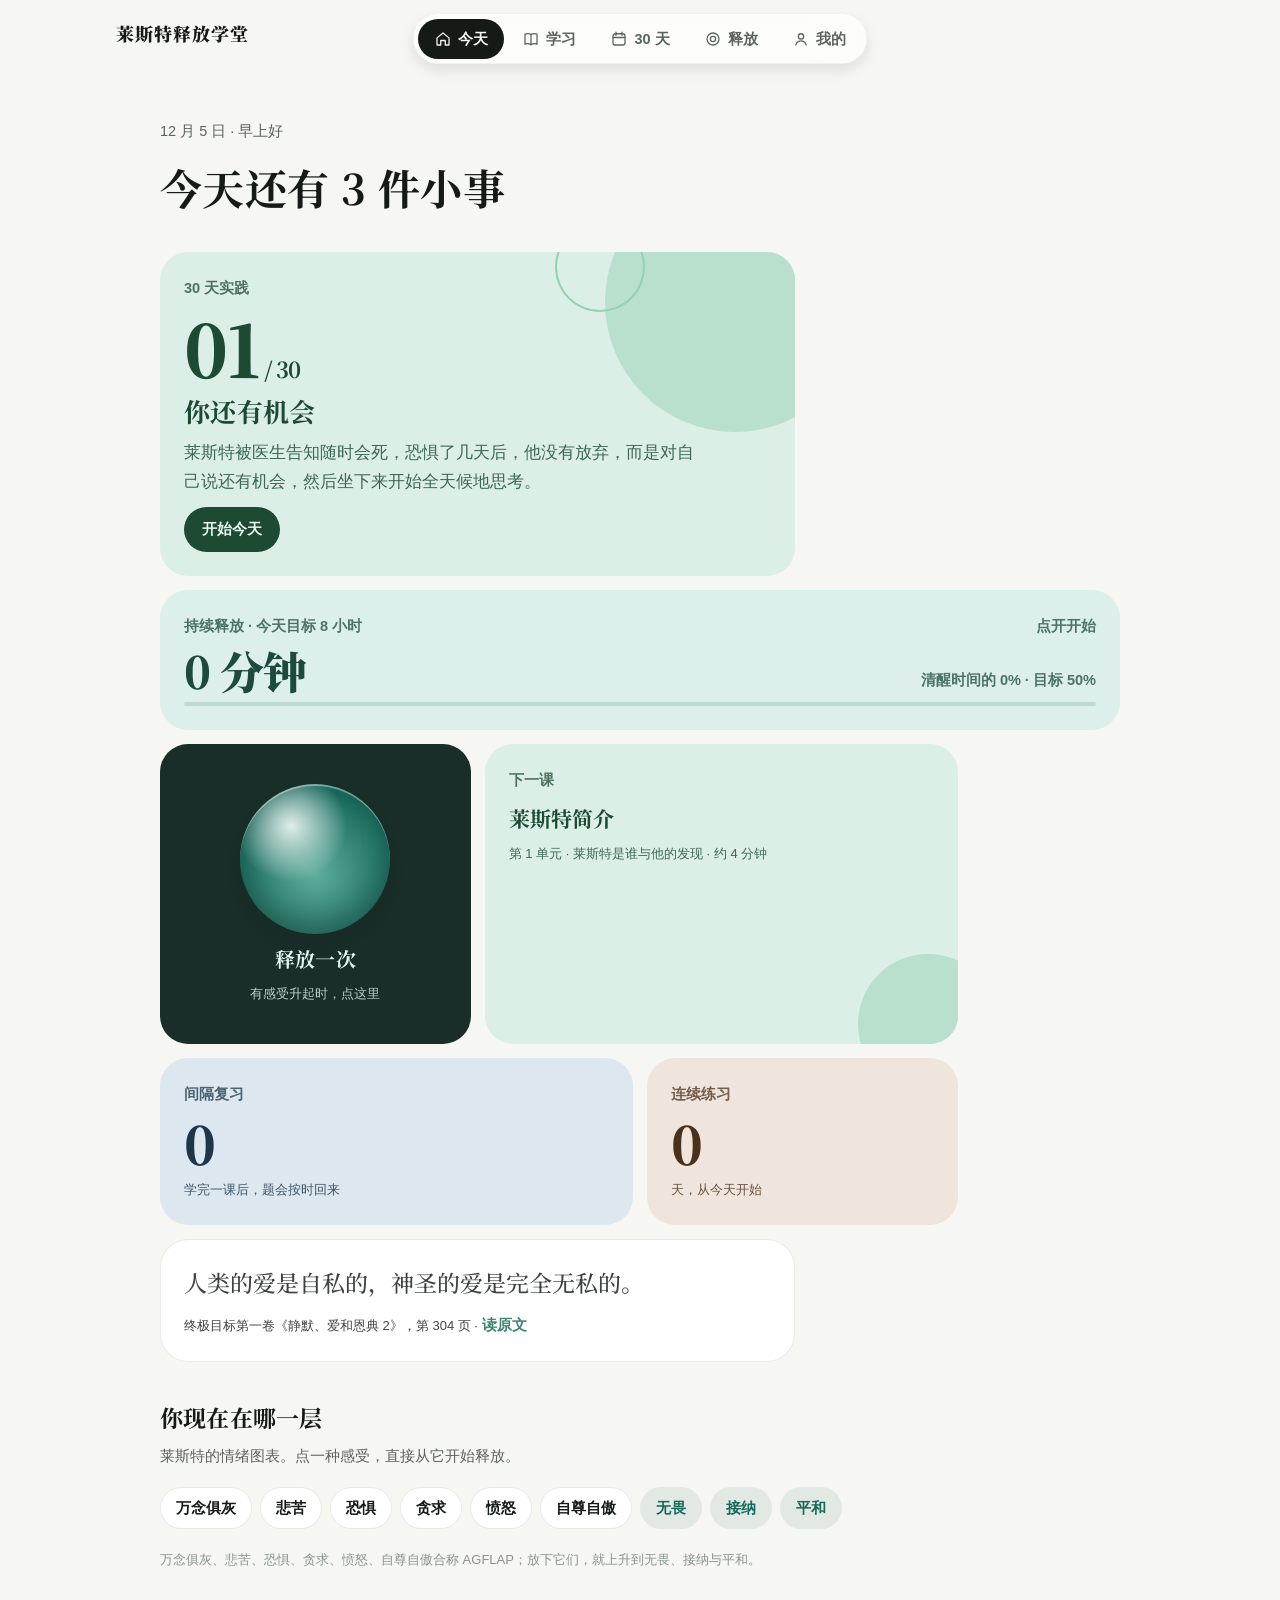
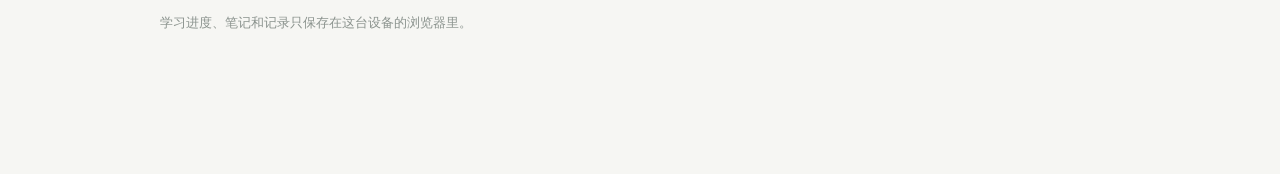
<file: site/index.html>
<!doctype html>
<html lang="zh-CN">
<head>
<meta charset="utf-8">
<meta name="viewport" content="width=device-width,initial-scale=1,viewport-fit=cover">
<style>[hidden]{display:none!important}img{max-width:100%}</style>
</head>
<body>
<title>莱斯特释放学堂</title>
<meta name="claude:viewport-fit-sides" content="cover">
<link rel="stylesheet" href="https://fonts.googleapis.com/css2?family=Noto+Serif+SC:wght@500;700;900&display=swap">
<style>
/* Layout: one calm reading column on a plain ground; typography carries the page.
   Glass only on floating controls. Lessons, the reader and release run full-screen, one focus at a time. */
:root{
  --ground:#f6f6f3; --surface:#ffffff; --page:#fcfcfa; --ink:#151a17; --ink-2:#5b645f; --ink-3:#8b938e; --line:rgba(21,26,23,.09); --wash:rgba(21,26,23,.05);
  --accent:#16685a; --accent-ink:#ffffff; --accent-wash:rgba(22,104,90,.09);
  --orb-2:#5fae9c; --orb-3:#16685a; --ok:#16685a; --bad:#b4392f; --hl:rgba(232,190,60,.38); --hl-note:rgba(22,104,90,.16); --flame:#c2581d;
  --glass:rgba(255,255,255,.7); --glass-edge:rgba(255,255,255,.9); --glass-shade:rgba(21,26,23,.10); --scrim:rgba(10,14,12,.32);
  --serif:"Noto Serif SC","Songti SC","STSong",serif;
  --sans:-apple-system,BlinkMacSystemFont,"SF Pro Text","PingFang SC","Hiragino Sans GB","Noto Sans SC","Microsoft YaHei",sans-serif;
  --s-display:42px; --s-h1:34px; --s-h2:23px; --s-lead:19px; --s-body:17px; --s-small:14.5px; --s-cap:13px;
  --ease:cubic-bezier(.22,1,.36,1);
}
@media (prefers-color-scheme: dark){:root:not([data-theme="light"]){
  --ground:#0f1211; --surface:#181c1b; --page:#141817; --ink:#e9eeeb; --ink-2:#a3aca7; --ink-3:#737c77; --line:rgba(233,238,235,.10); --wash:rgba(233,238,235,.06);
  --accent:#63c2ab; --accent-ink:#0b1311; --accent-wash:rgba(99,194,171,.12);
  --orb-2:#3f8d7b; --orb-3:#8fd8c5; --ok:#63c2ab; --bad:#f08a80; --hl:rgba(232,190,60,.28); --hl-note:rgba(99,194,171,.22); --flame:#f0955a;
  --glass:rgba(30,35,33,.7); --glass-edge:rgba(255,255,255,.10); --glass-shade:rgba(0,0,0,.35); --scrim:rgba(0,0,0,.5); color-scheme:dark}}
:root[data-theme="dark"]{
  --ground:#0f1211; --surface:#181c1b; --page:#141817; --ink:#e9eeeb; --ink-2:#a3aca7; --ink-3:#737c77; --line:rgba(233,238,235,.10); --wash:rgba(233,238,235,.06);
  --accent:#63c2ab; --accent-ink:#0b1311; --accent-wash:rgba(99,194,171,.12);
  --orb-2:#3f8d7b; --orb-3:#8fd8c5; --ok:#63c2ab; --bad:#f08a80; --hl:rgba(232,190,60,.28); --hl-note:rgba(99,194,171,.22); --flame:#f0955a;
  --glass:rgba(30,35,33,.7); --glass-edge:rgba(255,255,255,.10); --glass-shade:rgba(0,0,0,.35); --scrim:rgba(0,0,0,.5); color-scheme:dark}

*{box-sizing:border-box}
html,body{background:var(--ground);color:var(--ink)}
body{margin:0;font-family:var(--sans);font-size:var(--s-body);line-height:1.7;-webkit-font-smoothing:antialiased}
body::before{content:"";position:fixed;inset:0 0 auto;height:env(safe-area-inset-top,0px);z-index:20;background:var(--ground)}
a{color:inherit;text-decoration:none}
button{font:inherit;color:inherit;background:none;border:0;padding:0;cursor:pointer}
:focus-visible{outline:2px solid var(--accent);outline-offset:3px;border-radius:8px}
h1,h2,h3,p{margin:0}
h1,h2,h3{font-family:var(--serif);font-weight:700;text-wrap:balance;letter-spacing:.01em}
h1{font-size:var(--s-h1);line-height:1.3}
h2{font-size:var(--s-h2);line-height:1.4}
h3{font-size:var(--s-lead);line-height:1.45}
p{text-wrap:pretty}
.serif{font-family:var(--serif)}

/* frame */
.top{max-width:1080px;margin:0 auto;display:flex;align-items:center;justify-content:space-between;gap:16px;padding-block:18px 0;padding-left:max(16px,env(safe-area-inset-left,0px));padding-right:max(16px,env(safe-area-inset-right,0px))}
.brand{font-family:var(--serif);font-weight:900;font-size:18px;letter-spacing:.06em}
.streak{display:inline-flex;align-items:center;gap:6px;font-size:var(--s-small);font-weight:700;color:var(--ink-2);font-variant-numeric:tabular-nums}
.streak svg{width:16px;height:16px;color:var(--flame)}
.dock{position:sticky;top:calc(14px + env(safe-area-inset-top,0px));z-index:10;display:flex;justify-content:center;pointer-events:none;margin-top:-44px}
.tabs{pointer-events:auto;display:flex;gap:2px;padding:5px;border-radius:999px;background:var(--glass);
  -webkit-backdrop-filter:blur(24px) saturate(180%);backdrop-filter:blur(24px) saturate(180%);box-shadow:inset 0 1px 0 var(--glass-edge),inset 0 0 0 .5px var(--line),0 6px 14px var(--glass-shade)}
.tabs a{display:flex;align-items:center;gap:6px;padding:8px 16px;border-radius:999px;font-size:var(--s-small);font-weight:600;color:var(--ink-2);transition:background .3s,color .3s}
.tabs a svg{width:18px;height:18px;flex:none}
.tabs a.on{background:var(--ink);color:var(--ground)}
main{padding-block:64px 140px;padding-left:max(16px,env(safe-area-inset-left,0px));padding-right:max(16px,env(safe-area-inset-right,0px))}
.page{max-width:680px;margin:0 auto;display:flex;flex-direction:column;gap:52px}
.page.wide{max-width:960px}
.page>section{display:flex;flex-direction:column;gap:18px}
.head{display:flex;flex-direction:column;gap:10px}
.meta{font-size:var(--s-small);color:var(--ink-2)}
.cap{font-size:var(--s-cap);color:var(--ink-3)}
.lead{font-size:var(--s-lead);line-height:1.8}
.more{font-size:var(--s-small);font-weight:600;color:var(--accent)}
.row{display:flex;flex-wrap:wrap;gap:12px;align-items:center}
.split{display:flex;justify-content:space-between;align-items:baseline;gap:16px;flex-wrap:wrap}
.crumb{font-size:var(--s-small);font-weight:600;color:var(--ink-2);display:inline-flex;gap:6px;align-items:center;align-self:flex-start}
.crumb::before{content:"";width:7px;height:7px;border-left:1.6px solid currentColor;border-bottom:1.6px solid currentColor;transform:rotate(45deg)}
.crumb:hover{color:var(--accent)}
.kick{font-family:var(--serif);font-size:var(--s-small);font-weight:700;color:var(--accent)}

/* controls */
.btn{display:inline-flex;align-items:center;justify-content:center;gap:8px;min-height:48px;padding:0 24px;border-radius:999px;font-size:var(--s-small);font-weight:600;background:var(--wash);color:var(--ink);transition:transform .2s,background .2s}
.btn:hover{background:var(--line)}
.btn.solid{background:var(--ink);color:var(--ground)}
.btn.solid:hover{background:var(--ink)}
.btn.sm{min-height:36px;padding:0 14px;font-size:var(--s-cap)}
.btn:active{transform:scale(.97)}
.btn:disabled{opacity:.35;cursor:default;transform:none}
.iconbtn{width:40px;height:40px;border-radius:50%;display:grid;place-items:center;color:var(--ink-2);flex:none}
.iconbtn:hover{background:var(--wash)}
.iconbtn svg{width:20px;height:20px}
.seg{display:inline-grid;grid-auto-flow:column;gap:2px;padding:3px;border-radius:999px;background:var(--wash);align-self:flex-start}
.seg button{padding:7px 16px;border-radius:999px;font-size:var(--s-small);font-weight:600;color:var(--ink-2)}
.seg button.on{background:var(--surface);color:var(--ink);box-shadow:0 1px 3px var(--glass-shade)}
textarea,input[type=text],input[type=search],select{width:100%;font:inherit;font-size:var(--s-body);color:var(--ink);background:var(--surface);border:0;border-radius:16px;padding:14px 18px;box-shadow:inset 0 0 0 1px var(--line)}
select{width:auto;padding:9px 14px;border-radius:999px;font-size:var(--s-small);font-weight:600}
textarea{min-height:110px;resize:vertical;line-height:1.7}
textarea::placeholder,input::placeholder{color:var(--ink-3)}
.links{display:flex;flex-wrap:wrap;gap:8px}
.links a,.links button{padding:7px 14px;border-radius:999px;background:var(--wash);font-size:var(--s-small);font-weight:600;cursor:pointer}

/* grouped rows */
.group{background:var(--surface);border-radius:18px;overflow:hidden}
.group>*{display:flex;gap:14px;align-items:center;padding:15px 18px;position:relative;width:100%;text-align:left;min-height:56px}
.group>*+*::before{content:"";position:absolute;top:0;left:18px;right:0;border-top:1px solid var(--line)}
.group>a:hover,.group>button:hover:not(:disabled){background:var(--wash)}
.grow{flex:1;min-width:0;display:flex;flex-direction:column;gap:3px}
.grow small{font-size:var(--s-cap);color:var(--ink-2);line-height:1.55}
.num{font-variant-numeric:tabular-nums;color:var(--ink-3);font-size:var(--s-small);flex:none}
.chev{width:7px;height:7px;border-right:1.6px solid var(--ink-3);border-top:1.6px solid var(--ink-3);transform:rotate(45deg);flex:none;margin-right:4px}
.tick{width:22px;height:22px;border-radius:50%;flex:none;box-shadow:inset 0 0 0 1.5px var(--ink-3);display:grid;place-items:center;transition:background .2s}
.tick.on{background:var(--accent);box-shadow:none}
.tick.on::after{content:"";width:5px;height:10px;border:solid var(--accent-ink);border-width:0 2px 2px 0;transform:translateY(-1px) rotate(45deg)}
.bar{height:4px;border-radius:2px;background:var(--line);overflow:hidden}
.bar i{display:block;height:100%;background:var(--accent);border-radius:2px;transition:width .6s var(--ease)}

/* today */
.page>.hello{display:grid;grid-template-columns:minmax(0,1fr) auto;gap:28px;align-items:center}
.hello h1{font-size:var(--s-display);line-height:1.2}
.orbbtn{width:132px;height:132px;border-radius:50%;display:grid;place-items:center;position:relative;transition:transform .5s var(--ease)}
.orbbtn:hover{transform:scale(1.04)}
.orbbtn .lbl{position:relative;font-family:var(--serif);font-weight:700;font-size:16px;color:#fff;text-shadow:0 1px 2px rgba(0,0,0,.18)}
.orb{position:absolute;inset:0;border-radius:50%;
  background:radial-gradient(circle at 34% 28%,rgba(255,255,255,.85),rgba(255,255,255,0) 38%),radial-gradient(circle at 50% 60%,var(--orb-2),var(--orb-3) 72%);
  box-shadow:inset 0 -14px 28px rgba(0,0,0,.18),inset 0 2px 0 rgba(255,255,255,.4),0 10px 14px rgba(21,26,23,.12)}
.daily>a{min-height:72px}
.ic{width:40px;height:40px;border-radius:12px;background:var(--accent-wash);color:var(--accent);display:grid;place-items:center;flex:none}
.ic svg{width:20px;height:20px}
.daily .done .ic{background:var(--accent);color:var(--accent-ink)}
.daily .done .grow>span{color:var(--ink-2)}
.quote{font-family:var(--serif);font-weight:500;font-size:25px;line-height:1.75}

/* learn */
.page>.resume{display:grid;grid-template-columns:minmax(0,1fr) auto;gap:6px 20px;align-items:center;background:var(--surface);border-radius:22px;padding:24px}
.resume h2{font-size:var(--s-h2)}
.resume .btn{grid-row:1/4;grid-column:2}
.unit{display:grid;grid-template-columns:56px minmax(0,1fr);gap:4px 18px;padding:24px 0;border-top:1px solid var(--line)}
.unit:last-child{border-bottom:1px solid var(--line)}
.unit .no{grid-row:1/5;width:56px;height:56px;border-radius:18px;display:grid;place-items:center;font-family:var(--serif);font-weight:700;font-size:22px;background:var(--surface);box-shadow:inset 0 0 0 1px var(--line);color:var(--ink-2)}
.unit.full .no{background:var(--accent);color:var(--accent-ink);box-shadow:none}
.unit.cur .no{box-shadow:inset 0 0 0 2px var(--accent);color:var(--accent)}
.unit h2{font-size:21px;transition:color .2s}
.unit:hover h2{color:var(--accent)}
.unit p{font-size:var(--s-small);color:var(--ink-2)}
.unit .bar{margin-top:8px}
.lessons{display:flex;flex-direction:column}
.les{display:grid;grid-template-columns:36px minmax(0,1fr) auto;gap:16px;align-items:center;padding:14px 0;position:relative}
.les::before{content:"";position:absolute;left:17px;top:0;bottom:0;width:2px;background:var(--line)}
.les:first-child::before{top:50%}.les:last-child::before{bottom:50%}
.les .dot{position:relative;width:36px;height:36px;border-radius:50%;display:grid;place-items:center;font-family:var(--serif);font-weight:700;font-size:var(--s-small);background:var(--surface);box-shadow:inset 0 0 0 1px var(--line);color:var(--ink-2)}
.les.done .dot{background:var(--accent);color:var(--accent-ink);box-shadow:none}
.les.now .dot{box-shadow:inset 0 0 0 2px var(--accent);color:var(--accent)}
.les b{font-weight:600;display:block}
.les small{font-size:var(--s-cap);color:var(--ink-2)}
.les:hover b{color:var(--accent)}

/* ===== focus screens: lesson, review, release ===== */
body.focus .top,body.focus .dock{display:none}
body.focus main{padding-block:0}
.fx{max-width:680px;margin:0 auto;min-height:100vh;display:flex;flex-direction:column}
.fx-top{position:sticky;top:env(safe-area-inset-top,0px);z-index:6;background:var(--ground);display:flex;align-items:center;gap:12px;padding-block:12px}
.fx-top .segs{flex:1}
.fx-body{flex:1;display:flex;flex-direction:column;gap:24px;padding-block:20px 28px}
.fx-foot{position:sticky;bottom:0;z-index:6;background:var(--ground);display:flex;gap:12px;justify-content:space-between;align-items:center;padding-block:14px calc(14px + env(safe-area-inset-bottom,0px));border-top:1px solid var(--line)}
.fx-foot .btn.solid{min-width:140px}
.segs{display:grid;grid-auto-flow:column;grid-auto-columns:1fr;gap:5px}
.segs i{height:4px;border-radius:2px;background:var(--line);transition:background .4s}
.segs i.on{background:var(--accent)}
.stepname{font-family:var(--serif);font-weight:700;font-size:var(--s-small);color:var(--accent)}
.swap{animation:swap .35s var(--ease) both}
@keyframes swap{from{opacity:0;transform:translateX(14px)}to{opacity:1;transform:none}}
.points{list-style:none;margin:0;padding:0;display:flex;flex-direction:column;gap:16px}
.points li{display:grid;grid-template-columns:14px minmax(0,1fr);gap:10px;line-height:1.75;font-size:var(--s-lead)}
.points li::before{content:"";width:6px;height:6px;border-radius:50%;background:var(--accent);margin-top:.75em}
.pull{font-family:var(--serif);font-weight:500;font-size:21px;line-height:1.85;padding-left:22px;position:relative}
.pull::before{content:"“";position:absolute;left:-2px;top:-6px;font-size:40px;line-height:1;color:var(--accent);font-family:var(--serif)}
.pulls{display:flex;flex-direction:column;gap:24px}
.steps{list-style:none;margin:0;padding:0;counter-reset:s;display:flex;flex-direction:column;gap:16px}
.steps li{counter-increment:s;display:grid;grid-template-columns:28px minmax(0,1fr);gap:10px;line-height:1.75}
.steps li::before{content:counter(s);font-family:var(--serif);font-weight:700;font-size:20px;line-height:1.5;color:var(--accent)}
.opt.right{color:var(--ok);font-weight:600}
.opt.wrong{color:var(--bad)}
.feedback{border-radius:16px;padding:16px 18px;background:var(--accent-wash);font-size:var(--s-small);line-height:1.75}
.feedback.no{background:rgba(180,57,47,.08)}
.preview{position:relative;background:var(--page);border-radius:18px;padding:22px 24px 0;max-height:300px;overflow:hidden;font-family:var(--serif);font-size:18px;line-height:2;box-shadow:inset 0 0 0 1px var(--line)}
.preview p+p{margin-top:.6em}
.preview::after{content:"";position:absolute;inset:auto 0 0;height:120px;background:linear-gradient(to bottom,transparent,var(--page))}
.readcta{display:grid;grid-template-columns:minmax(0,1fr) auto;gap:6px 16px;align-items:center}
.finish{display:flex;flex-direction:column;align-items:center;text-align:center;gap:16px;padding:40px 0 10px}
.finish .orbbtn{width:96px;height:96px;pointer-events:none}

/* reader: paginated like a book */
.rd{position:fixed;inset:0;background:var(--page);z-index:30;display:flex;flex-direction:column}
.rd-top,.rd-foot{flex:none;display:flex;align-items:center;gap:4px;padding-left:max(12px,env(safe-area-inset-left,0px));padding-right:max(12px,env(safe-area-inset-right,0px))}
.rd-top{padding-top:calc(8px + env(safe-area-inset-top,0px));padding-bottom:6px}
.rd-top .t{flex:1;min-width:0;text-align:center;display:flex;flex-direction:column;line-height:1.3}
.rd-top .t b{font-family:var(--serif);font-size:var(--s-small);white-space:nowrap;overflow:hidden;text-overflow:ellipsis}
.rd-top .t small{font-size:12px;color:var(--ink-3);white-space:nowrap;overflow:hidden;text-overflow:ellipsis}
.rd-view{flex:1;position:relative;overflow:hidden;margin:0 auto;width:min(640px,calc(100% - 48px))}
.rd-pages{height:100%;column-fill:auto;font-family:var(--serif);font-weight:500;line-height:2;transition:transform .38s var(--ease);will-change:transform}
.rd-pages p{margin:0 0 .85em;text-align:justify;orphans:2;widows:2}
.rd-pages p b{font-family:var(--sans);font-size:.72em;font-weight:700;color:var(--accent);margin-right:6px;letter-spacing:.04em}
.rd-pages .sec-title{font-size:1.5em;font-weight:700;line-height:1.4;margin:0 0 .3em}
.rd-pages .sec-meta{font-family:var(--sans);font-size:.72em;color:var(--ink-3);margin:0 0 1.6em;text-align:left}
.rd-pages mark{background:var(--hl);color:inherit;border-radius:2px;cursor:pointer;padding:0}
.rd-pages mark.n{background:var(--hl-note);box-shadow:inset 0 -2px 0 var(--accent)}
.rd-pages .flash{animation:flash 2.4s ease}
@keyframes flash{0%,40%{background:var(--hl)}100%{background:transparent}}
.rd-tap{position:absolute;top:0;bottom:0;width:22%;z-index:2}
.rd-tap.l{left:0}.rd-tap.r{right:0}
.rd-foot{padding-top:6px;padding-bottom:calc(10px + env(safe-area-inset-bottom,0px));flex-direction:column;align-items:stretch;gap:2px}
.rd-foot .info{display:flex;justify-content:space-between;font-size:12.5px;color:var(--ink-3);font-variant-numeric:tabular-nums;max-width:640px;width:100%;margin:0 auto}
.rd-foot input[type=range]{width:100%;max-width:640px;margin:0 auto;accent-color:var(--accent);padding:0;box-shadow:none;background:none;height:24px}
.selbar{position:fixed;left:50%;transform:translateX(-50%);bottom:calc(84px + env(safe-area-inset-bottom,0px));z-index:40;display:flex;gap:4px;padding:5px;border-radius:999px;background:var(--ink);color:var(--ground);box-shadow:0 6px 14px var(--glass-shade)}
.selbar button{padding:8px 18px;border-radius:999px;font-size:var(--s-small);font-weight:600}
/* sheets */
.scrim{position:fixed;inset:0;background:var(--scrim);z-index:50;animation:fade .25s ease both}
@keyframes fade{from{opacity:0}}
.sheet{position:fixed;left:0;right:0;bottom:0;z-index:51;background:var(--surface);border-radius:22px 22px 0 0;max-height:82vh;overflow:auto;
  padding:18px max(20px,env(safe-area-inset-right,0px)) calc(20px + env(safe-area-inset-bottom,0px)) max(20px,env(safe-area-inset-left,0px));animation:up .35s var(--ease) both;display:flex;flex-direction:column;gap:16px}
@media (min-width:761px){.sheet{left:50%;right:auto;width:560px;margin-left:-280px;bottom:24px;border-radius:22px}}
@keyframes up{from{transform:translateY(40px);opacity:0}}
.sheet .q{font-family:var(--serif);font-size:17px;line-height:1.85;color:var(--ink-2);padding-left:14px;position:relative}
.sheet .q::before{content:"“";position:absolute;left:-4px;top:-4px;color:var(--accent);font-size:26px;font-family:var(--serif)}
.toc a.cur{color:var(--accent);font-weight:600}
.fsz{display:flex;align-items:center;gap:14px}

/* notes */
.note{background:var(--surface);border-radius:18px;padding:18px 20px;display:flex;flex-direction:column;gap:10px}
.note .q{font-family:var(--serif);font-size:17px;line-height:1.85;padding-left:16px;position:relative}
.note .q::before{content:"“";position:absolute;left:-3px;top:-4px;color:var(--accent);font-size:26px;font-family:var(--serif)}
.note .txt{line-height:1.75;white-space:pre-wrap}
.note .foot{display:flex;flex-wrap:wrap;gap:6px 16px;align-items:center;font-size:var(--s-cap);color:var(--ink-3)}
.note .foot a,.note .foot button{font-weight:600;color:var(--accent);font-size:var(--s-cap)}
.notes{display:flex;flex-direction:column;gap:12px}
.ngroup{display:flex;flex-direction:column;gap:14px}
.ngroup h3{font-size:var(--s-body)}

/* plan */
.phase{display:flex;flex-direction:column;gap:14px;padding-top:28px;border-top:1px solid var(--line)}
.path{display:flex;flex-wrap:wrap;gap:10px}
.node{width:44px;height:44px;border-radius:50%;display:grid;place-items:center;font-family:var(--serif);font-weight:700;font-size:var(--s-small);color:var(--ink-2);background:var(--surface);box-shadow:inset 0 0 0 1px var(--line);transition:transform .2s}
.node:hover{transform:scale(1.07)}
.node.done{background:var(--accent);color:var(--accent-ink);box-shadow:none}
.node.now{box-shadow:inset 0 0 0 2px var(--accent);color:var(--accent)}
.task.on .txt{color:var(--ink-3);text-decoration:line-through}

/* release */
.emo{display:flex;flex-direction:column;gap:14px}
.emo-l{display:grid;grid-template-columns:5.5em minmax(0,1fr);gap:10px;align-items:start}
.emo-l>b{font-family:var(--serif);font-weight:700;padding-top:6px}
.emo-l>b small{display:block;font-family:var(--sans);font-weight:500;font-size:12px;color:var(--ink-3)}
.emo-w{display:flex;flex-wrap:wrap;gap:6px}
.emo-w button{padding:6px 12px;border-radius:999px;background:var(--surface);box-shadow:inset 0 0 0 1px var(--line);font-size:var(--s-small);transition:background .2s,transform .2s}
.emo-w button:hover{transform:translateY(-1px);background:var(--accent-wash)}
.emo-w button.hit{background:var(--accent-wash);color:var(--accent);box-shadow:none;font-weight:600}
.emo-l.dim{opacity:.35}
.wcard{background:var(--surface);border-radius:20px;padding:18px 20px;text-align:left;display:flex;flex-direction:column;gap:10px;box-shadow:inset 0 0 0 1px var(--line);transition:transform .25s var(--ease),box-shadow .2s;width:100%}
.wcard:hover{transform:translateY(-2px);box-shadow:inset 0 0 0 2px var(--accent)}
.wcard .wh{display:flex;justify-content:space-between;align-items:center;gap:10px}
.wcard .wh b{font-family:var(--serif);font-size:20px}
.wcard ul{margin:0;padding-left:1.1em;display:flex;flex-direction:column;gap:4px;font-size:var(--s-small);line-height:1.6}
.wcard .say{display:flex;flex-wrap:wrap;gap:6px}
.wcard .say span{font-size:var(--s-cap);padding:3px 10px;border-radius:999px;background:var(--wash);color:var(--ink-2)}
.badge{font-size:12px;font-weight:700;padding:3px 10px;border-radius:999px;background:var(--accent);color:var(--accent-ink)}
.clean{border-radius:16px;padding:14px 16px;background:var(--accent-wash);font-size:var(--s-small);line-height:1.7}
/* continuous release */
.flowtime{font-family:var(--serif);font-weight:900;font-size:64px;line-height:1;font-variant-numeric:tabular-nums;letter-spacing:-.01em;text-align:center}
.flowgoal{display:flex;flex-direction:column;gap:8px}
.qgrid{display:grid;grid-template-columns:repeat(2,minmax(0,1fr));gap:10px}
.qbtn{background:var(--surface);border-radius:20px;padding:18px 16px;display:flex;flex-direction:column;gap:2px;text-align:left;box-shadow:inset 0 0 0 1px var(--line);transition:transform .2s var(--ease),background .2s}
.qbtn:active{transform:scale(.96)}
.qbtn b{font-family:var(--serif);font-size:19px}
.qbtn small{font-size:var(--s-cap);color:var(--ink-2)}
.qbtn .c{font-family:var(--serif);font-weight:900;font-size:22px;color:var(--accent);font-variant-numeric:tabular-nums}
.qbtn.pop{background:var(--accent-wash)}
.ping{box-shadow:inset 0 0 0 2px var(--accent)!important}
.toast{position:fixed;left:50%;top:calc(14px + env(safe-area-inset-top,0px));transform:translateX(-50%);z-index:60;background:var(--ink);color:var(--ground);border-radius:999px;padding:10px 18px;font-size:var(--s-small);font-weight:600;box-shadow:0 6px 14px var(--glass-shade);animation:up .35s var(--ease) both;display:flex;gap:12px;align-items:center;max-width:calc(100% - 32px);white-space:nowrap}
.toast a{color:var(--accent);text-decoration:underline}
.ramp{display:grid;grid-template-columns:repeat(5,minmax(0,1fr));gap:6px}
.ramp button{padding:10px 4px;border-radius:14px;background:var(--surface);box-shadow:inset 0 0 0 1px var(--line);font-size:var(--s-cap);display:flex;flex-direction:column;align-items:center;gap:2px;line-height:1.3}
.ramp button b{font-family:var(--serif);font-size:16px}
.ramp button.on{background:var(--ink);color:var(--ground);box-shadow:none}

.meter{display:flex;flex-direction:column;gap:6px;background:var(--surface);border-radius:18px;padding:16px 18px;box-shadow:inset 0 0 0 1px var(--line)}
.meter input[type=range]{width:100%;accent-color:var(--accent);padding:0;box-shadow:none;background:none;height:28px}
.mnum{font-family:var(--serif);font-size:30px;font-weight:900;line-height:1;color:var(--accent);font-variant-numeric:tabular-nums}
.choices{display:grid;grid-template-columns:repeat(auto-fill,minmax(150px,1fr));gap:10px}
.choice{background:var(--surface);border-radius:16px;padding:16px 18px;text-align:left;display:flex;flex-direction:column;gap:4px;box-shadow:inset 0 0 0 1px var(--line);transition:box-shadow .2s,transform .2s}
.choice:active{transform:scale(.98)}
.choice b{font-family:var(--serif);font-weight:700;font-size:var(--s-lead)}
.choice small{font-size:var(--s-cap);color:var(--ink-2);line-height:1.55}
.choice.on{box-shadow:inset 0 0 0 2px var(--accent)}
.choice.on b{color:var(--accent)}
.stage{display:flex;flex-direction:column;align-items:center;gap:22px;padding:10px 0}
.stage .ball{width:var(--s,240px);height:var(--s,240px);position:relative;opacity:var(--o,1);transition:width 1.2s var(--ease),height 1.2s var(--ease),opacity 1.2s}
.stage .words{font-family:var(--serif);font-weight:500;font-size:22px;line-height:1.8;text-align:center;max-width:24em}
.ladder>*{gap:16px}
.ladder .w{font-family:var(--serif);font-weight:700;min-width:5em}
.ladder .lv{flex:1;display:flex;gap:3px}
.ladder .lv i{flex:1;height:6px;border-radius:3px;background:var(--line)}
.ladder .lv i.f{background:var(--ink-3)}
.ladder .up .w{color:var(--accent)}
.ladder .up .lv i.f{background:var(--accent)}

/* me */
.page>.figs,.figs{display:grid;grid-template-columns:repeat(4,minmax(0,1fr));gap:16px}
.figs div{display:flex;flex-direction:column;gap:2px}
.figs b{font-family:var(--serif);font-size:34px;font-weight:700;line-height:1.1;font-variant-numeric:tabular-nums}
.figs span{font-size:var(--s-cap);color:var(--ink-2)}
.cal{display:grid;grid-template-columns:repeat(14,1fr);gap:5px}
.cal i{aspect-ratio:1;border-radius:4px;background:var(--line)}
.cal i.l1{background:var(--accent-wash);box-shadow:inset 0 0 0 1px var(--accent)} .cal i.l2{background:var(--accent)}
.tag{font-size:var(--s-cap);padding:2px 10px;border-radius:999px;background:var(--wash);color:var(--ink-2);font-weight:600}
.tag.a{background:var(--accent-wash);color:var(--accent)}
.coll{display:grid;grid-template-columns:minmax(0,1fr) auto;gap:6px 20px;padding:22px 0;border-top:1px solid var(--line)}
.coll:last-child{border-bottom:1px solid var(--line)}
.coll:hover h3{color:var(--accent)}
.coll p{grid-column:1;font-size:var(--s-small);color:var(--ink-2)}
.coll .num{grid-row:1;grid-column:2}
mark{background:var(--hl);color:inherit;border-radius:3px;padding:0 1px}


/* ===== living layer: colored tiles, unit covers, breathing orb ===== */
.tile{--h:150;position:relative;overflow:hidden;border-radius:28px;padding:24px;display:flex;flex-direction:column;gap:10px;color:hsl(var(--h) 45% 20%);
  background:hsl(var(--h) 38% 90%);transition:transform .45s var(--ease)}
a.tile:hover,button.tile:hover{transform:translateY(-3px) rotate(-.3deg)}
a.tile:active,button.tile:active{transform:scale(.98)}
.tile .t-k{font-size:var(--s-small);font-weight:600;opacity:.75}
.tile .t-big{font-family:var(--serif);font-weight:900;line-height:1;font-size:72px;letter-spacing:-.02em}
.tile h2,.tile h3{color:inherit}
.tile p{color:inherit;opacity:.82}
.tile .go{margin-top:auto;align-self:flex-start;display:inline-flex;align-items:center;gap:8px;padding:10px 18px;border-radius:999px;background:hsl(var(--h) 45% 20%);color:hsl(var(--h) 38% 94%);font-size:var(--s-small);font-weight:600}
.tile .shape{position:absolute;pointer-events:none;border-radius:50%;background:hsl(var(--h) 40% 80%)}
.tile .shape.b{background:none;box-shadow:inset 0 0 0 2px hsl(var(--h) 40% 70%)}
.page>.bento,.bento{display:grid;grid-template-columns:repeat(6,minmax(0,1fr));gap:14px}
.bento .w6{grid-column:span 6}.bento .w4{grid-column:span 4}.bento .w3{grid-column:span 3}.bento .w2{grid-column:span 2}
.bento .tall{min-height:300px}
.tile.orbt{align-items:center;justify-content:center;text-align:center;background:hsl(var(--h) 30% 14%);color:hsl(var(--h) 40% 92%)}
.tile.orbt .orbwrap{width:min(150px,70%);aspect-ratio:1;position:relative}
.breathe{animation:breathe 7s ease-in-out infinite}
@keyframes breathe{0%,100%{transform:scale(.94)}50%{transform:scale(1.04)}}
.tile.quote-t{background:var(--surface);color:var(--ink);box-shadow:inset 0 0 0 1px var(--line)}
.tile.quote-t .quote{font-size:23px}
.chips{display:flex;gap:8px;overflow-x:auto;scrollbar-width:none;padding-bottom:2px}
.chips::-webkit-scrollbar{display:none}
.chip{flex:none;padding:9px 16px;border-radius:999px;font-weight:600;font-size:var(--s-small);background:var(--surface);box-shadow:inset 0 0 0 1px var(--line);transition:transform .25s var(--ease),background .2s}
.chip:hover{transform:translateY(-2px)}
.chip.up{background:var(--accent-wash);color:var(--accent);box-shadow:none}
/* unit covers */
.shelf{display:grid;grid-template-columns:repeat(4,minmax(0,1fr));gap:14px}
.cover{--h:150;position:relative;overflow:hidden;border-radius:26px;aspect-ratio:3/4;padding:20px;display:flex;flex-direction:column;justify-content:flex-end;gap:6px;
  background:hsl(var(--h) 38% 88%);color:hsl(var(--h) 50% 18%);transition:transform .45s var(--ease)}
.cover:hover{transform:translateY(-4px)}
.cover .n{position:absolute;top:14px;left:20px;font-family:var(--serif);font-weight:900;font-size:56px;line-height:1;opacity:.9}
.cover h3{font-size:20px;line-height:1.35;position:relative}
.cover small{position:relative;font-size:var(--s-cap);opacity:.75}
.cover .bar{position:relative;background:hsl(var(--h) 30% 78%)}
.cover .bar i{background:hsl(var(--h) 50% 22%)}
.cover .s1,.cover .s2{position:absolute;pointer-events:none}
.cover[data-p="0"] .s1{width:78%;aspect-ratio:1;border-radius:50%;right:-22%;top:12%;background:hsl(var(--h) 42% 76%)}
.cover[data-p="0"] .s2{width:34%;aspect-ratio:1;border-radius:50%;right:30%;top:8%;box-shadow:inset 0 0 0 2px hsl(var(--h) 40% 64%)}
.cover[data-p="1"] .s1{width:90%;aspect-ratio:1;border-radius:50% 50% 0 0;left:5%;top:28%;background:hsl(var(--h) 42% 77%)}
.cover[data-p="1"] .s2{width:24%;aspect-ratio:1;border-radius:50%;right:8%;top:8%;background:hsl(var(--h) 50% 66%)}
.cover[data-p="2"] .s1{width:56%;aspect-ratio:1;border-radius:50%;right:-6%;top:6%;background:hsl(var(--h) 42% 76%)}
.cover[data-p="2"] .s2{width:56%;aspect-ratio:1;border-radius:50%;right:24%;top:22%;background:hsl(var(--h) 48% 68%);mix-blend-mode:multiply;opacity:.6}
.cover[data-p="3"] .s1{width:36%;height:72%;border-radius:999px;right:12%;top:-8%;background:hsl(var(--h) 42% 76%);transform:rotate(24deg)}
.cover[data-p="3"] .s2{width:20%;aspect-ratio:1;border-radius:50%;right:46%;top:30%;background:hsl(var(--h) 50% 66%)}
.cover.full::after{content:"已完成";position:absolute;top:22px;right:18px;font-size:12px;font-weight:700;padding:3px 10px;border-radius:999px;background:hsl(var(--h) 50% 22%);color:hsl(var(--h) 38% 92%)}
.cover.cur{box-shadow:inset 0 0 0 3px hsl(var(--h) 50% 30%)}
.banner{--h:150;position:relative;overflow:hidden;border-radius:30px;padding:28px 26px;min-height:240px;display:flex;flex-direction:column;justify-content:flex-end;gap:10px;background:hsl(var(--h) 38% 88%);color:hsl(var(--h) 50% 18%)}
.banner h1,.banner p{position:relative;color:inherit}
.banner .crumb{position:absolute;top:22px;left:24px;color:inherit;opacity:.8}
.banner .s1,.banner .s2{position:absolute;pointer-events:none}
.banner .s1{width:300px;height:300px;border-radius:50%;right:-80px;top:-90px;background:hsl(var(--h) 42% 78%)}
.banner .s2{width:120px;height:120px;border-radius:50%;right:150px;top:30px;box-shadow:inset 0 0 0 2px hsl(var(--h) 40% 66%)}
.tools{display:grid;grid-template-columns:repeat(3,minmax(0,1fr));gap:12px}
.tool{background:var(--surface);border-radius:22px;padding:18px;display:flex;flex-direction:column;gap:6px;box-shadow:inset 0 0 0 1px var(--line);transition:transform .35s var(--ease)}
.tool:hover{transform:translateY(-3px)}
.tool .ic{width:38px;height:38px;border-radius:12px}
.tool b{font-weight:700}
.tool small{font-size:var(--s-cap);color:var(--ink-2);line-height:1.5}
@media (prefers-color-scheme: dark){:root:not([data-theme="light"]) .tile,:root:not([data-theme="light"]) .cover,:root:not([data-theme="light"]) .banner{background:hsl(var(--h) 22% 17%);color:hsl(var(--h) 45% 86%)}
  :root:not([data-theme="light"]) .tile .shape,:root:not([data-theme="light"]) .cover .s1,:root:not([data-theme="light"]) .banner .s1{background:hsl(var(--h) 25% 24%)}
  :root:not([data-theme="light"]) .cover .s2,:root:not([data-theme="light"]) .banner .s2{background:hsl(var(--h) 30% 30%);box-shadow:none;mix-blend-mode:normal;opacity:1}
  :root:not([data-theme="light"]) .tile .go,:root:not([data-theme="light"]) .cover .bar i{background:hsl(var(--h) 45% 80%);color:hsl(var(--h) 30% 12%)}
  :root:not([data-theme="light"]) .cover .bar{background:hsl(var(--h) 20% 26%)}
  :root:not([data-theme="light"]) .tile.orbt{background:hsl(var(--h) 22% 11%)}
  :root:not([data-theme="light"]) .tile.quote-t{background:var(--surface);color:var(--ink)}}
:root[data-theme="dark"] .tile,:root[data-theme="dark"] .cover,:root[data-theme="dark"] .banner{background:hsl(var(--h) 22% 17%);color:hsl(var(--h) 45% 86%)}
:root[data-theme="dark"] .tile .shape,:root[data-theme="dark"] .cover .s1,:root[data-theme="dark"] .banner .s1{background:hsl(var(--h) 25% 24%)}
:root[data-theme="dark"] .cover .s2,:root[data-theme="dark"] .banner .s2{background:hsl(var(--h) 30% 30%);box-shadow:none;mix-blend-mode:normal;opacity:1}
:root[data-theme="dark"] .tile .go,:root[data-theme="dark"] .cover .bar i{background:hsl(var(--h) 45% 80%);color:hsl(var(--h) 30% 12%)}
:root[data-theme="dark"] .tile.quote-t{background:var(--surface);color:var(--ink)}
@media (max-width:760px){
  .page>.bento,.bento{grid-template-columns:repeat(2,minmax(0,1fr));gap:12px}
  .bento .w6,.bento .w4{grid-column:span 2}.bento .w3,.bento .w2{grid-column:span 1}
  .bento .tall{min-height:260px}
  .tile{padding:20px;border-radius:24px}
  .tile .t-big{font-size:56px}
  .tile .shape.b{display:none}
  .shelf .cover{aspect-ratio:4/5}
  .shelf{display:flex;overflow-x:auto;scroll-snap-type:x mandatory;gap:12px;margin-right:calc(-1 * max(16px,env(safe-area-inset-right,0px)));padding-right:16px;scrollbar-width:none}
  .shelf::-webkit-scrollbar{display:none}
  .shelf .cover{flex:none;width:62%;scroll-snap-align:start}
  .tools{grid-template-columns:repeat(2,minmax(0,1fr))}
  .banner{min-height:220px}
}
@media (prefers-reduced-motion:reduce){.breathe{animation:none}}

@media (max-width:760px){
  :root{--s-display:32px;--s-h1:28px;--s-h2:21px;--s-lead:18px}
  .top{display:none}
  .dock{position:fixed;top:auto;margin:0;left:0;right:0;bottom:calc(12px + env(safe-area-inset-bottom,0px));padding-left:max(12px,env(safe-area-inset-left,0px));padding-right:max(12px,env(safe-area-inset-right,0px))}
  .tabs{width:100%;justify-content:space-between}
  .tabs a{flex:1;flex-direction:column;gap:2px;padding:7px 2px;font-size:11.5px}
  .tabs a svg{width:21px;height:21px}
  main{padding-block:24px 130px}
  .page{gap:40px}
  .page>.hello{grid-template-columns:minmax(0,1fr) 92px;gap:16px}
  .orbbtn{width:92px;height:92px}
  .orbbtn .lbl{font-size:14px}
  .quote{font-size:21px}
  .pull{font-size:19px}
  .page>.resume{grid-template-columns:1fr}
  .resume .btn{grid-row:auto;grid-column:auto;margin-top:10px}
  .page>.figs,.figs{grid-template-columns:repeat(2,minmax(0,1fr))}
  .unit{grid-template-columns:44px minmax(0,1fr);gap:4px 14px}
  .unit .no{width:44px;height:44px;font-size:18px;border-radius:14px}
  .rd-view{width:calc(100% - 44px)}
  .fx-foot .btn.solid{min-width:0;flex:1}
}
@media (prefers-reduced-motion:no-preference){
  .enter>*{animation:rise .5s var(--ease) both}
  .enter>*:nth-child(2){animation-delay:.05s}.enter>*:nth-child(3){animation-delay:.1s}.enter>*:nth-child(n+4){animation-delay:.15s}
  .enter .bento>*{animation:rise .6s var(--ease) both}.enter .bento>*:nth-child(2){animation-delay:.06s}.enter .bento>*:nth-child(3){animation-delay:.12s}.enter .bento>*:nth-child(4){animation-delay:.16s}.enter .bento>*:nth-child(n+5){animation-delay:.2s}
  .enter .shelf>*{animation:rise .6s var(--ease) both}.enter .shelf>*:nth-child(2n){animation-delay:.06s}
  @keyframes rise{from{opacity:.3;transform:translateY(8px)}to{opacity:1;transform:none}}
}
@media (prefers-reduced-motion:reduce){*{transition:none!important;animation:none!important}}
</style>

<header class="top"><span class="brand">莱斯特释放学堂</span><span class="streak" id="topstreak"></span></header>
<div class="dock"><nav class="tabs" id="tabs" aria-label="主导航"></nav></div>
<main id="main"><div class="page"><p class="meta">正在载入全书……</p></div></main>
<div id="layer"></div>

<script src="data/book.js"></script>
<script src="data/notes.js"></script>
<script>
(function(){
const BOOK=window.BOOK||[],NOTES=window.NOTES||{sections:{},terms:[],stories:[]},SN=NOTES.sections||{},PLAN=NOTES.plan;
const $=s=>document.querySelector(s),$$=s=>document.querySelectorAll(s);
const esc=s=>String(s==null?'':s).replace(/[&<>"]/g,c=>({'&':'&amp;','<':'&lt;','>':'&gt;','"':'&quot;'}[c]));
const store={get(k,d){try{const v=localStorage.getItem('lester:'+k);return v?JSON.parse(v):d}catch(e){return d}},set(k,v){try{localStorage.setItem('lester:'+k,JSON.stringify(v))}catch(e){}}};
const ymd=d=>d.getFullYear()+'-'+String(d.getMonth()+1).padStart(2,'0')+'-'+String(d.getDate()).padStart(2,'0');
const today=()=>ymd(new Date());
const addDays=n=>{const d=new Date();d.setDate(d.getDate()+n);return ymd(d)};
let done=store.get('done',{}),journal=store.get('journal',[]),quizlog=store.get('quiz',{});
let planDone=store.get('plan',{}),planTasks=store.get('planTasks',{}),planNotes=store.get('planNotes',{});
let reviews=store.get('reviews',{}),active=store.get('active',{});
let readPos=store.get('readPos',{}),readMax=store.get('readMax',{}),fsz=store.get('fsz',19),lastRead=store.get('lastRead',null);
// notes are a list anchored to a paragraph (Coursera style); migrate the older one-box-per-lesson notes
let NL=store.get('notes2',null);
if(!NL){NL=[];Object.entries(store.get('notes',{})).forEach(([sid,t])=>{if(t)NL.push({id:'n'+Date.now()+Math.random().toString(36).slice(2,6),sid,para:null,quote:'',text:t,at:today()})});store.set('notes2',NL)}
const saveNotes=()=>store.set('notes2',NL);
const SECS=[];BOOK.forEach(c=>c.sections.forEach(s=>{s.coll=c;SECS.push(s)}));
const byId=Object.fromEntries(SECS.map(s=>[s.id,s])),collById=Object.fromEntries(BOOK.map(c=>[c.id,c]));
NL=NL.filter(n=>byId[n.sid]);
const chars=s=>s._c||(s._c=s.paras.reduce((a,p)=>a+p.length,0)),TOTAL=SECS.reduce((a,s)=>a+chars(s),0);
const mins=s=>Math.max(1,Math.round(chars(s)/450));
const UNITS=(NOTES.curriculum&&NOTES.curriculum.units||BOOK.map((c,i)=>({id:'u'+(i+1),title:c.title,goal:'',intro:(NOTES.collections||{})[c.id]||'',core:c.sections.map(s=>s.id),extra:[]})))
  .map(u=>({...u,core:u.core.filter(id=>byId[id]),extra:u.extra.filter(id=>byId[id])}));
const unitOf={};UNITS.forEach((u,i)=>{u.idx=i;[...u.core,...u.extra].forEach(id=>unitOf[id]=u)});
const COREPATH=UNITS.flatMap(u=>u.core);

const FEEL=[{k:'万念俱灰',en:'Apathy',d:'无力、麻木，觉得没有用'},{k:'悲苦',en:'Grief',d:'伤心、失落、自怜'},{k:'恐惧',en:'Fear',d:'担心、焦虑、不安'},
  {k:'贪求',en:'Lust',d:'渴求，非要不可'},{k:'愤怒',en:'Anger',d:'恼火、怨恨、想反击'},{k:'自尊自傲',en:'Pride',d:'优越、评判、不肯动'}];
const CAP=[{k:'无畏',en:'Courageousness',d:'有能量，敢于去做'},{k:'接纳',en:'Acceptance',d:'事情本来如此，也很好'},{k:'平和',en:'Peace',d:'安静，无所求'}];
// 情绪词：参考 1992 年圣多纳课程的情绪表整理（不是本书原文），用来帮你说出此刻的感受
const EMO=[
  ['无聊','麻木','绝望','无力','没用','放弃','疲惫','冷漠','心灰意冷','提不起劲','无所谓','被困住','迷失','拖延','懒得动'],
  ['委屈','伤心','失落','孤独','心痛','被抛弃','遗憾','后悔','无助','自怜','想哭','被误解','思念','愧疚','受伤'],
  ['焦虑','担心','紧张','害怕','不安','慌张','恐慌','怀疑','尴尬','害羞','警惕','怕出错','怕失去','怯场','多疑'],
  ['渴望','贪心','急切','执着','上瘾','迫不及待','嫉妒','非要不可','想占有','羡慕','不满足','强求','索取','计较','馋'],
  ['烦躁','生气','恼火','怨恨','不耐烦','嫌弃','愤慨','讨厌','叛逆','挑剔','暴躁','不服','敌意','抓狂','想反击'],
  ['优越','看不起','评判','固执','自以为是','要面子','不屑','清高','自满','傲慢','不肯认错','炫耀','虚荣','爱比较','觉得自己对']];
const CAPW=[['自信','有干劲','清晰','乐于行动','有创造力'],['温暖','感恩','包容','喜悦','平衡'],['宁静','完整','轻盈','自在','合一']];
// 识别三大想要的提示词：自问句 + 常见念头
const WANTP=[
  {ask:['我想让别人喜欢我、认可我吗？','我在意他会怎么看我吗？','我想被爱、被照顾、被理解吗？','我觉得自己不够好吗？'],say:['他们会怎么看我','我做得够好吗','为什么没人懂我','我得证明自己','他不在乎我']},
  {ask:['我想改变这件事或这个人吗？','我想让事情按我的方式来吗？','我想弄明白、想要一个答案吗？','我在抗拒正在发生的事吗？'],say:['应该 / 不应该','必须','怎么还不……','我得想办法','凭什么']},
  {ask:['我担心会失去什么吗？','我怕受伤、怕出事吗？','我觉得没有它就活不下去吗？','我在为将来担心吗？'],say:['万一……怎么办','我会失去……','我撑不住了','不安全','来不及了']}];
// 每层感受常见的想要（参考，不是规则）
const WANTHINT=[[2],[0,2],[2],[1,0],[1],[0,1]];
const WANTS=[{k:'想要被认同',d:'想被喜欢、被认可、被爱、被理解'},{k:'想要控制',d:'想改变它，想让事情按我的方式来'},{k:'想要安全/生存',d:'担心失去、受伤、活不下去'}];
const ICON={
  home:'<path d="M4 10.5 12 4l8 6.5V20h-5v-6H9v6H4z"/>',
  learn:'<path d="M4 5.5C6.5 4.5 9.5 4.5 12 6c2.5-1.5 5.5-1.5 8-.5V19c-2.5-1-5.5-1-8 .5-2.5-1.5-5.5-1.5-8-.5z"/><path d="M12 6v13.5"/>',
  plan:'<rect x="4" y="5" width="16" height="15" rx="3"/><path d="M8 3v4M16 3v4M4 10h16"/>',
  release:'<circle cx="12" cy="12" r="8"/><circle cx="12" cy="12" r="3.5"/>',
  me:'<circle cx="12" cy="8.5" r="3.5"/><path d="M5 20c1.2-3.6 4-5.5 7-5.5s5.8 1.9 7 5.5"/>',
  review:'<path d="M20 12a8 8 0 1 1-2.4-5.7"/><path d="M20 4v4.5h-4.5"/>',
  close:'<path d="M6 6l12 12M18 6 6 18"/>',
  list:'<path d="M8 6h12M8 12h12M8 18h12M4 6h.01M4 12h.01M4 18h.01"/>',
  font:'<path d="M4 19 9 5l5 14M5.8 14h6.4M15 19l3-8 3 8M15.9 16.5h4.2"/>',
  note:'<path d="M5 4h10l4 4v12H5z"/><path d="M9 12h6M9 16h4"/>',
  flame:'<path d="M12 21c-3.9 0-6.5-2.6-6.5-6.1 0-3.2 2.3-5 3.6-7.4.4 1.7 1.3 2.7 2.4 3.2C11.3 7.6 12.6 4.6 15 3c-.2 3 2.2 4.8 3.2 7 .9 1.9 1.3 3.2 1.3 4.8C19.5 18.4 16 21 12 21z"/>'};
const icon=(k,fill)=>`<svg viewBox="0 0 24 24" fill="${fill?'currentColor':'none'}" stroke="currentColor" stroke-width="1.7" stroke-linejoin="round" stroke-linecap="round" aria-hidden="true">${ICON[k]}</svg>`;
const TABS=[['home','今天'],['learn','学习'],['plan','30 天'],['release','释放'],['me','我的']];

const daySeed=()=>today().split('-').reduce((a,b)=>a*31+ +b,7),pick=(a,n)=>a[Math.abs(n)%a.length];
const ALLQ=[];SECS.forEach(s=>{const n=SN[s.id];if(n&&n.quotes)n.quotes.forEach(q=>ALLQ.push({q,s}))});
const ALLP=SECS.filter(s=>SN[s.id]&&SN[s.id].practice).map(s=>({s,p:SN[s.id].practice}));
const src=s=>`${esc(s.coll.title)}《${esc(s.title)}》，第 ${s.page} 页`;
const curDay=()=>PLAN?(PLAN.days.find(x=>!planDone[x.day])||PLAN.days[PLAN.days.length-1]):null;
const phaseOf=n=>PLAN.phases.findIndex(p=>n>=p.days[0]&&n<=p.days[1]);
const relToday=()=>journal.some(j=>j.type==='release'&&j.date===today());
const nRel=()=>journal.filter(j=>j.type==='release').length;
const nextLesson=()=>COREPATH.find(id=>!done[id])||(SECS.find(s=>!done[s.id])||{}).id;
const bookPct=()=>SECS.reduce((a,s)=>a+(readMax[s.id]||0)*chars(s),0)/TOTAL;
function touch(){active[today()]=1;store.set('active',active)}
function streak(){let n=0;const d=new Date();if(!active[ymd(d)])d.setDate(d.getDate()-1);while(active[ymd(d)]){n++;d.setDate(d.getDate()-1)}return n}
const GAPS=[1,3,7,14,30];
function schedule(id,correct){const r=reviews[id]||{stage:-1};r.stage=correct?Math.min(r.stage+1,GAPS.length-1):0;r.due=addDays(GAPS[Math.max(0,r.stage)]);reviews[id]=r;store.set('reviews',reviews)}
const dueList=()=>Object.entries(reviews).filter(([id,r])=>r.due<=today()&&SN[id]&&SN[id].quiz).map(([id])=>id);
const speaker=p=>{const m=p.match(/^([^，。：:]{1,8})[：:](.*)$/);return m?[m[1],m[2]]:[null,p]};

const V={};
/* ---------- 今天 ---------- */
const HUE=[150,205,28,12,178,95,222,48,340,165];
const uh=u=>HUE[u.idx%HUE.length];
V.home=()=>{
  const now=new Date(),h=now.getHours(),hi=h<11?'早上好':h<14?'中午好':h<18?'下午好':'晚上好';
  const d=curDay(),nl=nextLesson(),due=dueList(),st=streak(),q=ALLQ.length?pick(ALLQ,daySeed()):null;
  const s=nl&&byId[nl],u=nl&&unitOf[nl],did=Object.values(done).filter(x=>x===today()).length,lr=lastRead&&byId[lastRead];
  const todo=[d&&planDone[d.day]!==today(),nl&&!did,due.length>0,!relToday()].filter(Boolean).length;
  return `<div class="page wide" style="gap:40px">
  <section class="head"><p class="meta">${now.getMonth()+1} 月 ${now.getDate()} 日 · ${hi}</p><h1 style="font-size:var(--s-display);line-height:1.2">${todo?`今天还有 ${todo} 件小事`:'今天都完成了'}</h1></section>
  <section class="bento">
    ${d?`<a class="tile w4 tall" style="--h:150" href="#d-${d.day}"><span class="shape" style="width:260px;height:260px;right:-70px;top:-80px"></span><span class="shape b" style="width:90px;height:90px;right:150px;top:-30px"></span>
      <span class="t-k" style="position:relative">30 天实践</span><span class="t-big" style="position:relative">${String(d.day).padStart(2,'0')}<span style="font-size:22px;font-weight:700;margin-left:6px">/ 30</span></span>
      <h2 style="position:relative;font-size:26px">${esc(d.title)}</h2><p style="position:relative;max-width:30em">${esc(d.story)}</p>
      <span class="go">${planDone[d.day]===today()?'今天已完成 · 再看看':'开始今天'}</span></a>`:''}
    ${(()=>{const t=flowToday(),p=Math.min(100,t.ms/(FC.goal*36e5)*100);return `<a class="tile w6" style="--h:165" href="#flow"><span class="split" style="position:relative"><span class="t-k">持续释放 · 今天目标 ${FC.goal} 小时</span><span class="t-k">${FS?`进行中 <span id="hflow">${clock(Date.now()-FS.start)}</span>`:'点开开始'}</span></span>
      <span class="split" style="align-items:flex-end;position:relative"><span class="t-big" style="font-size:44px">${fmt(t.ms)}</span><span class="t-k">清醒时间的 ${Math.round(t.ms/(FC.awake*36e5)*100)}% · 目标 50%</span></span>
      <span class="bar" style="position:relative;background:hsl(var(--h) 30% 80%)"><i style="width:${p}%;background:hsl(var(--h) 50% 24%)"></i></span></a>`})()}
    <a class="tile orbt w2 tall" style="--h:165" href="#release"><span class="orbwrap breathe"><span class="orb"></span></span><h3 style="font-size:20px">释放一次</h3><p style="font-size:var(--s-cap)">${relToday()?'今天已释放 · 再来一次':'有感受升起时，点这里'}</p></a>
    ${s?`<a class="tile w3" style="--h:${uh(u)}" href="#s-${nl}"><span class="shape" style="width:140px;height:140px;right:-40px;bottom:-50px"></span><span class="t-k">${did?`今天已学 ${did} 课 · 下一课`:'下一课'}</span><h3 style="font-family:var(--serif);font-size:21px;position:relative">${esc(s.title)}</h3><p style="font-size:var(--s-cap);position:relative">第 ${u.idx+1} 单元 · ${esc(u.title)} · 约 ${3+mins(s)} 分钟</p></a>`:''}
    <a class="tile w3" style="--h:205" href="#review"><span class="t-k">间隔复习</span><span class="t-big" style="font-size:52px">${due.length}</span><p style="font-size:var(--s-cap)">${due.length?'题到期，巩固学过的课':(Object.keys(reviews).length?'今天没有到期的题':'学完一课后，题会按时回来')}</p></a>
    <a class="tile w2" style="--h:28" href="#me"><span class="t-k">连续练习</span><span class="t-big" style="font-size:52px">${st}</span><p style="font-size:var(--s-cap)">天${st?'，保持下去':'，从今天开始'}</p></a>
    ${q?`<div class="tile quote-t w4"><p class="quote">${esc(q.q)}</p><p class="cap">${src(q.s)} · <a class="more" href="#r-${q.s.id}">读原文</a></p></div>`:''}
    ${lr?`<a class="tile w6" style="--h:222;flex-direction:row;align-items:center;gap:16px" href="#r-${lr.id}"><span class="grow"><span class="t-k">接着读</span><h3 style="font-family:var(--serif)">《${esc(lr.title)}》</h3></span><span class="t-big" style="font-size:40px">${Math.round((readMax[lr.id]||0)*100)}%</span></a>`:''}
  </section>
  <section><div class="head"><h2>你现在在哪一层</h2><p class="meta">莱斯特的情绪图表。点一种感受，直接从它开始释放。</p></div>
    <div class="chips">${FEEL.map((f,i)=>`<button class="chip" data-start="${i}">${f.k}</button>`).join('')}${CAP.map(f=>`<span class="chip up">${f.k}</span>`).join('')}</div>
    <p class="cap">万念俱灰、悲苦、恐惧、贪求、愤怒、自尊自傲合称 AGFLAP；放下它们，就上升到无畏、接纳与平和。</p></section>
  <p class="cap">学习进度、笔记和记录只保存在这台设备的浏览器里。</p></div>`;
};

/* ---------- 学习 ---------- */
V.learn=()=>{
  const nl=nextLesson(),s=nl&&byId[nl],u=nl&&unitOf[nl],coreDone=COREPATH.filter(id=>done[id]).length;
  return `<div class="page wide" style="gap:44px">
  <section class="head"><h1>学习</h1><p class="lead">全书 ${SECS.length} 节按主题编排成 ${UNITS.length} 个单元，由浅入深。</p></section>
  ${s?`<a class="tile w6" style="--h:${uh(u)};min-height:200px" href="#s-${nl}"><span class="shape" style="width:220px;height:220px;right:-60px;top:-70px"></span><span class="shape b" style="width:90px;height:90px;right:110px;bottom:24px"></span>
    <span class="t-k" style="position:relative">${coreDone?'继续学习':'从这里开始'} · 第 ${u.idx+1} 单元</span><h2 style="position:relative;font-size:26px">${esc(s.title)}</h2><p style="position:relative;max-width:32em;font-size:var(--s-small)">${esc(((SN[nl]||{}).summary||'').slice(0,70))}…</p><span class="go">${coreDone?'继续':'开始第一课'}</span></a>`:''}
  <section><div class="split"><h2>${UNITS.length} 个单元</h2><span class="cap">必读 ${coreDone} / ${COREPATH.length}</span></div>
  <div class="shelf">${UNITS.map((u,i)=>{const all=[...u.core,...u.extra],cd=u.core.filter(id=>done[id]).length,full=cd===u.core.length,cur=u===unitOf[nl];
    return `<a class="cover ${full?'full':''} ${cur?'cur':''}" data-p="${i%4}" style="--h:${uh(u)}" href="#u-${u.id}"><span class="s1"></span><span class="s2"></span><span class="n">${i+1}</span><h3>${esc(u.title)}</h3><small>${cd} / ${u.core.length} 必读 · 共 ${all.length} 节</small><div class="bar"><i style="width:${cd/u.core.length*100}%"></i></div></a>`}).join('')}</div></section>
  <section><h2>工具</h2><div class="tools">
    <a class="tool" href="#notes"><span class="ic">${icon('note')}</span><b>我的笔记</b><small>${NL.length} 条，可跳回原文</small></a>
    <a class="tool" href="#review"><span class="ic">${icon('review')}</span><b>间隔复习</b><small>今天到期 ${dueList().length} 题</small></a>
    <a class="tool" href="#library"><span class="ic">${icon('learn')}</span><b>原书阅读</b><small>已读全书 ${(bookPct()*100).toFixed(1)}%</small></a>
    <a class="tool" href="#read"><span class="ic">${icon('list')}</span><b>搜索全文</b><small>约 ${Math.round(TOTAL/10000)} 万字</small></a>
    <a class="tool" href="#practice"><span class="ic">${icon('release')}</span><b>练习库</b><small>${ALLP.length} 个具体方法</small></a>
    <a class="tool" href="#glossary"><span class="ic">${icon('font')}</span><b>概念与原话</b><small>术语、故事、原话</small></a>
  </div></section></div>`};

V.unit=id=>{const u=UNITS.find(x=>x.id===id);if(!u)return V.learn();const nl=nextLesson();
  const row=(sid,i)=>{const s=byId[sid],st=done[sid]?'done':(sid===nl?'now':'');return `<a class="les ${st}" href="#s-${sid}"><span class="dot">${done[sid]?'':i}</span><span><b>${esc(s.title)}</b><small>${esc(((SN[sid]||{}).summary||'').slice(0,40))}…</small></span><span class="num">${mins(s)} 分钟</span></a>`};
  const prev=UNITS[u.idx-1],next=UNITS[u.idx+1];
  return `<div class="page" style="gap:40px">
  <section class="banner" style="--h:${uh(u)}"><span class="s1"></span><span class="s2"></span><a class="crumb" href="#learn">学习</a><p style="font-family:var(--serif);font-weight:900;font-size:56px;line-height:1">${u.idx+1}</p><h1>${esc(u.title)}</h1></section>
  <section class="head"><p class="lead">${esc(u.intro)}</p>${u.goal?`<p class="meta">${esc(u.goal)}</p>`:''}</section>
  <section><div class="split"><h2>必读</h2><span class="cap">${u.core.filter(x=>done[x]).length} / ${u.core.length}</span></div><div class="lessons">${u.core.map((sid,i)=>row(sid,i+1)).join('')}</div></section>
  ${u.extra.length?`<section><div class="split"><h2>选读</h2><span class="cap">${u.extra.filter(x=>done[x]).length} / ${u.extra.length}</span></div><p class="meta">学完必读后，用这些课把同一主题读深。</p>
    <div class="group">${u.extra.map(sid=>{const s=byId[sid];return `<a href="#s-${sid}"><span class="tick ${done[sid]?'on':''}"></span><span class="grow"><span>${esc(s.title)}</span><small>${esc(s.coll.title)} · ${mins(s)} 分钟</small></span><span class="chev"></span></a>`}).join('')}</div></section>`:''}
  <nav class="split" style="border-top:1px solid var(--line);padding-top:20px">${prev?`<a class="more" href="#u-${prev.id}">上一单元</a>`:'<span></span>'}${next?`<a class="more" href="#u-${next.id}">下一单元：${esc(next.title)}</a>`:''}</nav></div>`};

/* ---------- lesson: full-screen steps, like the release flow ---------- */
const LS={};
function lessonSteps(id){const n=SN[id]||{},a=['intro'];if(n.points&&n.points.length)a.push('points');a.push('read');if(n.quotes&&n.quotes.length)a.push('quotes');
  if(n.quiz)a.push('quiz');if(n.practice)a.push('practice');a.push('note','end');return a}
const STEPNAME={intro:'概述',points:'要点',read:'读原文',quotes:'莱斯特原话',quiz:'检验一下',practice:'练习',note:'记笔记',end:'完成'};
V.sec=id=>{
  const s=byId[id];if(!s)return V.learn();document.documentElement.style.setProperty('--unit-h',unitOf[id]?uh(unitOf[id]):150);
  const steps=lessonSteps(id),i=Math.min(LS[id]||0,steps.length-1),u=unitOf[id];
  return `<div class="fx">
    <div class="fx-top"><a class="iconbtn" href="${u?'#u-'+u.id:'#library'}" aria-label="退出这一课">${icon('close')}</a><div class="segs" id="segs">${steps.map((x,j)=>`<i class="${j<=i?'on':''}"></i>`).join('')}</div><a class="iconbtn" href="#r-${id}" aria-label="读原文">${icon('learn')}</a></div>
    <div class="fx-body" id="lbody">${lessonBody(id,i)}</div>
    <div class="fx-foot" id="lfoot">${lessonFoot(id,i)}</div></div>`;
};
function lessonBody(id,i){
  const s=byId[id],n=SN[id]||{},u=unitOf[id],k=lessonSteps(id)[i],a=quizlog[id];
  const pos=u?(u.core.includes(id)?`第 ${u.idx+1} 单元 · 必读 ${u.core.indexOf(id)+1} / ${u.core.length}`:`第 ${u.idx+1} 单元 · 选读`):s.coll.title;
  let b='';
  if(k==='intro')b=`<p class="cap">${esc(pos)}</p><h1>${esc(s.title)}</h1><p class="lead" style="font-size:20px">${esc(n.summary||'这一节暂无提炼，请读原文。')}</p><p class="cap">${esc(s.coll.title)} 第 ${s.page} 页 · 原文约 ${mins(s)} 分钟</p>`;
  if(k==='points')b=`<ul class="points">${n.points.map(p=>`<li>${esc(p)}</li>`).join('')}</ul>`;
  if(k==='read'){const pct=Math.round((readMax[id]||0)*100),pv=s.paras.slice(0,4).map(p=>{const[sp,t]=speaker(p);return `<p>${sp?`<b style="font-family:var(--sans);font-size:13px;color:var(--accent);margin-right:6px">${esc(sp)}</b>`:''}${esc(t)}</p>`}).join('');
    b=`<div class="preview">${pv}</div>
    <div class="readcta"><div class="grow"><span style="font-weight:600">${pct>=99?'已读完原文':pct?`已读 ${pct}%`:'原文约 '+mins(s)+' 分钟'}</span><div class="bar" style="margin-top:6px"><i style="width:${pct}%"></i></div></div><a class="btn solid" href="#r-${id}">${pct?'继续读':'翻开原文'}</a></div>
    <p class="cap">在阅读器里选中文字，可以划线或写笔记。读到最后一页，会带你回到这一课。</p>`}
  if(k==='quotes')b=`<div class="pulls">${n.quotes.map(q=>`<p class="pull">${esc(q)}</p>`).join('')}</div><p class="cap">都摘自本节原文。</p>`;
  if(k==='quiz'){const z=n.quiz;b=`<p class="lead" style="font-size:21px">${esc(z.q)}</p><div class="group">${z.options.map((o,j)=>`<button class="opt ${a!=null?(j===z.answer?'right':(j===a?'wrong':'')):''}" data-k="${j}" ${a!=null?'disabled':''}><span class="grow">${esc(o)}</span>${a!=null&&j===z.answer?'<span class="tick on"></span>':''}</button>`).join('')}</div>
    ${a!=null?`<div class="feedback ${a===z.answer?'':'no'}">${a===z.answer?'答对了。':'再想想，正确答案已标出。'}${esc(z.explain||'')}</div>`:'<p class="cap">选一个答案后继续。这道题之后会出现在复习里。</p>'}`}
  if(k==='practice')b=`<h2>${esc(n.practice.title)}</h2><ol class="steps">${n.practice.steps.map(x=>`<li><span>${esc(x)}</span></li>`).join('')}</ol>${n.practice.note?`<p class="cap">${esc(n.practice.note)}</p>`:''}<p class="meta">做的过程中有感受升起，可以打开<a class="more" href="#release">释放</a>。</p>`;
  if(k==='note'){const mine=NL.filter(x=>x.sid===id);b=`<h2>记下你的收获</h2><p class="meta">这一课里，哪句话对你最有触动？你打算怎么用？笔记会存进“我的笔记”，按单元整理。</p>
    <textarea id="newnote" aria-label="新笔记" placeholder="写一两句就好"></textarea><div class="row"><button class="btn" id="addnote">保存笔记</button></div>
    ${mine.length?`<div class="notes">${mine.map(noteCard).join('')}</div>`:''}`}
  if(k==='end'){const nx=nextAfter(id);b=`<div class="finish"><span class="orbbtn"><span class="orb"></span></span><h1>完成《${esc(s.title)}》</h1>
    <p class="meta">${n.quiz?'这道题会在 1 天后回到复习里。':''}${u?` 本单元必读 ${u.core.filter(x=>done[x]).length} / ${u.core.length}`:''}</p></div>
    ${nx?`<div class="group"><a href="#s-${nx}"><span class="grow"><small>下一课</small><span style="font-family:var(--serif);font-weight:700;font-size:19px">${esc(byId[nx].title)}</span><small>${unitOf[nx]?esc(unitOf[nx].title):''}</small></span><span class="chev"></span></a></div>`:''}`}
  return `<div class="swap" style="display:flex;flex-direction:column;gap:22px"><span class="stepname">${STEPNAME[k]}</span>${b}</div>`;
}
function lessonFoot(id,i){const steps=lessonSteps(id),k=steps[i];
  if(k==='end'){const u=unitOf[id],nx=nextAfter(id);return `<a class="btn" href="${u?'#u-'+u.id:'#learn'}">回到单元</a>${nx?`<a class="btn solid" href="#s-${nx}">下一课</a>`:''}`}
  const blocked=k==='quiz'&&quizlog[id]==null;
  return `${i>0?`<button class="btn" data-go="-1">上一步</button>`:'<span></span>'}<button class="btn solid" data-go="1" ${blocked?'disabled':''}>${steps[i+1]==='end'?'完成本课':(k==='read'&&!(readMax[id]>0)?'稍后再读，继续':'继续')}</button>`}
function lessonGo(id,d){const steps=lessonSteps(id),i=Math.max(0,Math.min((LS[id]||0)+d,steps.length-1));LS[id]=i;if(steps[i]==='end')completeLesson(id);
  $('#lbody').innerHTML=lessonBody(id,i);$('#lfoot').innerHTML=lessonFoot(id,i);$('#segs').innerHTML=steps.map((x,j)=>`<i class="${j<=i?'on':''}"></i>`).join('');if(d)scrollTo(0,0);bindLesson(id)}
function nextAfter(id){const i=COREPATH.indexOf(id);if(i>=0)return COREPATH.slice(i+1).find(x=>!done[x])||COREPATH.find(x=>!done[x]&&x!==id);const u=unitOf[id];if(u){const e=u.extra.indexOf(id);if(e>=0&&u.extra[e+1])return u.extra[e+1]}return nextLesson()}
function completeLesson(id){if(!done[id]){done[id]=today();store.set('done',done);touch();const n=SN[id];if(n&&n.quiz&&!reviews[id]){reviews[id]={stage:-1};schedule(id,true)}}}
function bindLesson(id){
  $$('#lfoot [data-go]').forEach(b=>b.onclick=()=>lessonGo(id,+b.dataset.go));
  $$('#lbody .opt').forEach(b=>b.onclick=()=>{quizlog[id]=+b.dataset.k;store.set('quiz',quizlog);touch();lessonGo(id,0)});
  const add=$('#addnote');if(add)add.onclick=()=>{const t=$('#newnote').value.trim();if(!t)return;NL.push({id:'n'+Date.now(),sid:id,para:null,quote:'',text:t,at:today()});saveNotes();touch();lessonGo(id,0)};
  bindNoteCards($('#lbody'));
}

/* ---------- reader: paginated like a book ---------- */
let RD=null;
const G=48;
function readerHTML(sid){const s=byId[sid],u=unitOf[sid],ns=NL.filter(n=>n.sid===sid&&n.para!=null&&n.quote);
  const paras=s.paras.map((p,i)=>{const[sp,t]=speaker(p);let html=esc(t);
    const marks=ns.filter(n=>n.para===i).map(n=>[t.indexOf(n.quote),n]).filter(x=>x[0]>=0).sort((a,b)=>a[0]-b[0]);
    if(marks.length){let pos=0,res='';marks.forEach(([a,n])=>{if(a<pos)return;const b=a+n.quote.length;res+=esc(t.slice(pos,a))+`<mark class="${n.text?'n':''}" data-n="${n.id}">${esc(t.slice(a,b))}</mark>`;pos=b});html=res+esc(t.slice(pos))}
    return `<p data-i="${i}">${sp?`<b>${esc(sp)}</b>`:''}${html}</p>`}).join('');
  return `<div class="rd" id="rd" role="dialog" aria-label="阅读原文">
    <div class="rd-top"><button class="iconbtn" id="rdclose" aria-label="关闭阅读">${icon('close')}</button>
      <div class="t"><b>${esc(s.title)}</b><small>${esc(s.coll.title)}${u?` · 第 ${u.idx+1} 单元`:''}</small></div>
      <button class="iconbtn" id="rdnotes" aria-label="本节笔记">${icon('note')}</button><button class="iconbtn" id="rdfont" aria-label="字号">${icon('font')}</button><button class="iconbtn" id="rdtoc" aria-label="目录">${icon('list')}</button></div>
    <div class="rd-view" id="rdview"><div class="rd-pages" id="rdpages" style="font-size:${fsz}px"><h2 class="sec-title">${esc(s.title)}</h2><p class="sec-meta">${esc(s.coll.title)} · 原书第 ${s.page} 页 · ${chars(s).toLocaleString()} 字</p>${paras}</div>
      <div class="rd-tap l" id="tapl"></div><div class="rd-tap r" id="tapr"></div></div>
    <div class="rd-foot"><div class="info"><span id="rdpage"></span><span id="rdpct"></span></div><input type="range" id="rdrange" min="1" max="1" value="1" aria-label="翻到指定页"></div></div>`}
function openReader(sid,para,from){
  if(!byId[sid])return;
  if(RD&&RD.sid===sid&&$('#rd')){if(para!=null)gotoPara(para,true);return}
  const keepFrom=from||(RD&&RD.from)||null;
  RD={sid,page:0,pages:1,W:1,from:keepFrom};
  $('#layer').innerHTML=readerHTML(sid);document.body.style.overflow='hidden';
  lastRead=sid;store.set('lastRead',sid);bindReader();
  requestAnimationFrame(()=>{paginate();if(para!=null)gotoPara(para,true);else gotoPara(readPos[sid]||0)});
}
function closeReader(){const s=RD&&RD.sid,from=RD&&RD.from;closeReaderSilently();location.hash=from||(s&&unitOf[s]?'#s-'+s:'#library')}
function closeReaderSilently(){$('#layer').innerHTML='';document.body.style.overflow='';RD=null;closeSel();closeSheet()}
function paginate(){const v=$('#rdview'),p=$('#rdpages');if(!v||!p)return;const W=v.clientWidth;
  p.style.width=W+'px';p.style.columnWidth=W+'px';p.style.columnGap=G+'px';
  RD.W=W;RD.pages=Math.max(1,Math.round((p.scrollWidth+G)/(W+G)));$('#rdrange').max=RD.pages}
function paraPage(i){const el=$(`#rdpages p[data-i="${i}"]`);return el?Math.floor((el.offsetLeft+4)/(RD.W+G)):0}
function gotoPara(i,flash){turn(paraPage(i),true);if(flash){const el=$(`#rdpages p[data-i="${i}"]`);if(el){el.classList.remove('flash');void el.offsetWidth;el.classList.add('flash')}}}
function turn(pg,instant){if(!RD)return;
  if(pg>=RD.pages){endOfSection();return}
  RD.page=Math.max(0,Math.min(pg,RD.pages-1));const p=$('#rdpages');
  if(instant){p.style.transition='none';p.offsetWidth;}
  p.style.transform=`translateX(${-RD.page*(RD.W+G)}px)`;
  if(instant)requestAnimationFrame(()=>p.style.transition='');
  const frac=RD.pages<=1?1:(RD.page+1)/RD.pages,sid=RD.sid;
  if(frac>(readMax[sid]||0)){readMax[sid]=frac;store.set('readMax',readMax)}
  const x=RD.page*(RD.W+G);let first=0;for(const el of $$('#rdpages p[data-i]')){if(el.offsetLeft+4>=x){first=+el.dataset.i;break}}readPos[sid]=first;store.set('readPos',readPos);
  $('#rdpage').textContent=`第 ${RD.page+1} / ${RD.pages} 页`;$('#rdpct').textContent=`本节 ${Math.round(frac*100)}% · 全书 ${(bookPct()*100).toFixed(1)}%`;$('#rdrange').value=RD.page+1;
  if(RD.page===RD.pages-1)touch();
}
function endOfSection(){const sid=RD.sid,i=SECS.findIndex(s=>s.id===sid),nx=SECS[i+1],inLesson=RD.from&&RD.from==='#s-'+sid;
  readMax[sid]=1;store.set('readMax',readMax);
  sheet(`<h2>读完《${esc(byId[sid].title)}》</h2><p class="meta">全书已读 ${(bookPct()*100).toFixed(1)}%。</p>
    <div class="group">${inLesson?`<button data-act="back"><span class="grow"><span>回到这一课，继续下一步</span></span><span class="chev"></span></button>`:''}
    ${nx?`<button data-act="next"><span class="grow"><span>翻到下一节</span><small>${esc(nx.title)} · ${mins(nx)} 分钟</small></span><span class="chev"></span></button>`:''}
    <button data-act="stay"><span class="grow"><span>留在这一页</span></span></button></div>`,
  el=>el.querySelectorAll('[data-act]').forEach(b=>b.onclick=()=>{const a=b.dataset.act;closeSheet();
    if(a==='back'){const st=lessonSteps(sid);LS[sid]=Math.min(st.indexOf('read')+1,st.length-1);closeReader()}
    if(a==='next')switchSection(nx.id)}))}
function switchSection(sid,para){const from=RD&&RD.from;closeReaderSilently();openReader(sid,para,from);history.replaceState(null,'','#r-'+sid)}
function bindReader(){
  $('#rdclose').onclick=closeReader;
  $('#tapl').onclick=()=>turn(RD.page-1);$('#tapr').onclick=()=>turn(RD.page+1);
  $('#rdrange').oninput=e=>turn(+e.target.value-1);
  $('#rdfont').onclick=()=>sheet(`<h2>字号</h2><div class="fsz"><button class="btn" data-f="-1">小一点</button><span class="num" id="fszv">${fsz}</span><button class="btn" data-f="1">大一点</button></div>`,el=>
    el.querySelectorAll('[data-f]').forEach(b=>b.onclick=()=>{const keep=readPos[RD.sid];fsz=Math.max(15,Math.min(26,fsz+ +b.dataset.f));store.set('fsz',fsz);$('#rdpages').style.fontSize=fsz+'px';el.querySelector('#fszv').textContent=fsz;paginate();gotoPara(keep||0)}));
  $('#rdtoc').onclick=()=>{const s=byId[RD.sid],c=s.coll;sheet(`<h2>${esc(c.title)}</h2><div class="group toc">${c.sections.map(x=>`<button data-sid="${x.id}" class="${x.id===s.id?'cur':''}"><span class="grow"><span>${esc(x.title)}</span></span><span class="num">${Math.round((readMax[x.id]||0)*100)}%</span></button>`).join('')}</div>`,
    el=>el.querySelectorAll('[data-sid]').forEach(b=>b.onclick=()=>{closeSheet();if(b.dataset.sid!==RD.sid)switchSection(b.dataset.sid)}))};
  $('#rdnotes').onclick=()=>{const ns=NL.filter(n=>n.sid===RD.sid);sheet(`<h2>本节笔记 ${ns.length}</h2>${ns.length?`<div class="notes">${ns.map(n=>noteCard(n,true)).join('')}</div>`:'<p class="meta">选中原文里的文字，就可以划线或写笔记。</p>'}`,
    el=>{bindNoteCards(el);el.querySelectorAll('[data-jump]').forEach(a=>a.onclick=e=>{e.preventDefault();closeSheet();gotoPara(+a.dataset.jump,true)})})};
  $('#rdpages').onclick=e=>{const m=e.target.closest('mark[data-n]');if(m&&!hasSel())editNote(m.dataset.n)};
  let x0=null,y0=0;const v=$('#rdview');
  v.addEventListener('touchstart',e=>{x0=e.touches[0].clientX;y0=e.touches[0].clientY},{passive:true});
  v.addEventListener('touchend',e=>{if(x0==null)return;const dx=e.changedTouches[0].clientX-x0,dy=e.changedTouches[0].clientY-y0;x0=null;if(hasSel())return;if(Math.abs(dx)>45&&Math.abs(dx)>Math.abs(dy)*1.2)turn(RD.page+(dx<0?1:-1))},{passive:true});
}
function rebuildReader(){if(!RD)return;const sid=RD.sid,pg=readPos[sid],from=RD.from;closeReaderSilently();openReader(sid,null,from);readPos[sid]=pg}
addEventListener('keydown',e=>{if(!RD||$('#sheet')||/TEXTAREA|INPUT/.test((document.activeElement||{}).tagName))return;
  if(e.key==='ArrowRight'||e.key==='PageDown'||e.key===' '){e.preventDefault();turn(RD.page+1)}
  if(e.key==='ArrowLeft'||e.key==='PageUp'){e.preventDefault();turn(RD.page-1)}
  if(e.key==='Escape')closeReader()});
let rzT;addEventListener('resize',()=>{clearTimeout(rzT);rzT=setTimeout(()=>{if(RD){const k=readPos[RD.sid];paginate();gotoPara(k||0)}},150)});

/* select text in the reader → highlight or note */
const hasSel=()=>{const s=getSelection();return !!s&&!s.isCollapsed&&s.toString().trim().length>0};
let selT;document.addEventListener('selectionchange',()=>{clearTimeout(selT);selT=setTimeout(()=>{
  if(!RD||!hasSel()){closeSel();return}
  const s=getSelection(),node=s.anchorNode&&(s.anchorNode.nodeType===1?s.anchorNode:s.anchorNode.parentElement),p=node&&node.closest&&node.closest('#rdpages p[data-i]');
  if(!p){closeSel();return}
  const raw=s.toString().replace(/\s+/g,''),para=+p.dataset.i;
  let bar=$('#selbar');if(!bar){bar=document.createElement('div');bar.id='selbar';bar.className='selbar';document.body.appendChild(bar)}
  bar.innerHTML=`<button data-a="hl">划线</button><button data-a="note">写笔记</button>`;
  bar.querySelectorAll('button').forEach(b=>b.onmousedown=e=>e.preventDefault());
  bar.querySelector('[data-a="hl"]').onclick=()=>{addNote(RD.sid,para,raw,'');getSelection().removeAllRanges();closeSel();rebuildReader()};
  bar.querySelector('[data-a="note"]').onclick=()=>{getSelection().removeAllRanges();closeSel();noteEditor({sid:RD.sid,para,quote:cleanQuote(RD.sid,para,raw),text:''},true)};
},200)});
function closeSel(){const b=$('#selbar');if(b)b.remove()}
function cleanQuote(sid,para,raw){const[,t]=speaker(byId[sid].paras[para]);if(t.includes(raw))return raw;let best='';for(let L=raw.length;L>=6&&!best;L--){const c=raw.slice(0,L);if(t.includes(c))best=c}return (best||raw).slice(0,300)}
function addNote(sid,para,raw,text){const n={id:'n'+Date.now(),sid,para,quote:para!=null?cleanQuote(sid,para,raw):raw,text,at:today()};NL.push(n);saveNotes();touch();return n}
function noteEditor(n,isNew){sheet(`<h2>${isNew?'写笔记':'笔记'}</h2>${n.quote?`<p class="q">${esc(n.quote)}</p>`:''}<p class="cap">《${esc(byId[n.sid].title)}》${n.at?' · '+n.at:''}</p>
  <textarea id="ntext" aria-label="笔记内容" placeholder="你的想法、问题，或打算怎么用">${esc(n.text||'')}</textarea>
  <div class="split"><span>${isNew?'':`<button class="btn sm" id="ndel" style="color:var(--bad)">删除</button>`}</span><span class="row"><button class="btn" id="ncancel">取消</button><button class="btn solid" id="nsave">保存</button></span></div>`,el=>{
  setTimeout(()=>el.querySelector('#ntext').focus(),80);
  el.querySelector('#ncancel').onclick=closeSheet;
  el.querySelector('#nsave').onclick=()=>{const t=el.querySelector('#ntext').value.trim();if(isNew)addNote(n.sid,n.para,n.quote,t);else{n.text=t;n.edited=today();saveNotes()}closeSheet();afterNoteChange()};
  const d=el.querySelector('#ndel');if(d)d.onclick=()=>{if(d.dataset.sure){NL=NL.filter(x=>x.id!==n.id);saveNotes();closeSheet();afterNoteChange()}else{d.dataset.sure=1;d.textContent='再点一次，确认删除'}}})}
function afterNoteChange(){if(RD)rebuildReader();else{const[v,arg]=parse((location.hash||'#home').slice(1));if(v==='sec')lessonGo(arg,0);else if(v==='notes'){$('#nlist').innerHTML=notesList();bindNoteCards($('#nlist'))}}}
function editNote(id){const n=NL.find(x=>x.id===id);if(n)noteEditor(n,false)}
function noteCard(n,inReader){const s=byId[n.sid];return `<div class="note">${n.quote?`<p class="q">${esc(n.quote)}</p>`:''}${n.text?`<p class="txt">${esc(n.text)}</p>`:''}
  <div class="foot"><span>${n.quote&&!n.text?'划线 · ':''}${n.at}${n.edited?' · 已编辑':''}</span>${n.para!=null?(inReader?`<a href="#" data-jump="${n.para}">定位到原文</a>`:`<a href="#r-${n.sid}-${n.para}">回到原文</a>`):(inReader?'':`<a href="#s-${n.sid}">《${esc(s.title)}》</a>`)}<button data-e="${n.id}">${n.text?'编辑':'添加想法'}</button></div></div>`}
function bindNoteCards(root){if(root)root.querySelectorAll('[data-e]').forEach(b=>b.onclick=()=>editNote(b.dataset.e))}

/* bottom sheets */
function sheet(html,bind){closeSheet();const sc=document.createElement('div'),sh=document.createElement('div');sc.className='scrim';sc.id='scrim';sh.className='sheet';sh.id='sheet';sh.setAttribute('role','dialog');sh.innerHTML=html;
  sc.onclick=closeSheet;document.body.appendChild(sc);document.body.appendChild(sh);if(bind)bind(sh)}
function closeSheet(){['#scrim','#sheet'].forEach(s=>{const e=$(s);if(e)e.remove()})}

/* ---------- 我的笔记 ---------- */
let NF={q:'',u:'all'};
V.notes=()=>{const pn=PLAN?PLAN.days.filter(d=>planNotes[d.day]).length:0;
  return `<div class="page"><section class="head"><a class="crumb" href="#learn">学习</a><h1 style="margin-top:12px">我的笔记</h1><p class="meta">${NL.length} 条笔记与划线${pn?`，${pn} 条 30 天回看`:''}。在阅读器里选中文字就能添加，每条都能跳回原文的那一段。</p></section>
  <section style="gap:12px"><input type="search" id="nq" aria-label="搜索笔记" placeholder="搜索笔记和划线" value="${esc(NF.q)}">
  <div class="row"><select id="nu" aria-label="按单元筛选"><option value="all">全部单元</option>${UNITS.map(u=>`<option value="${u.id}" ${NF.u===u.id?'selected':''}>第 ${u.idx+1} 单元 · ${esc(u.title)}</option>`).join('')}${PLAN?`<option value="plan" ${NF.u==='plan'?'selected':''}>30 天实践</option>`:''}</select>
  <button class="btn sm" id="ncopy">复制全部笔记</button><span class="cap" id="nmsg"></span></div></section>
  <section id="nlist" style="gap:40px">${notesList()}</section></div>`};
function notesList(){const q=NF.q.trim(),match=n=>!q||(n.quote+n.text).includes(q)||byId[n.sid].title.includes(q);let out='';
  if(NF.u!=='plan')UNITS.forEach(u=>{if(NF.u!=='all'&&NF.u!==u.id)return;const groups=[...u.core,...u.extra].map(id=>[id,NL.filter(n=>n.sid===id&&match(n))]).filter(g=>g[1].length);if(!groups.length)return;
    out+=`<div class="ngroup"><h2>第 ${u.idx+1} 单元 · ${esc(u.title)}</h2>${groups.map(([id,ns])=>`<div class="ngroup"><div class="split"><h3>${esc(byId[id].title)}</h3><a class="more" href="#s-${id}">去这一课</a></div><div class="notes">${ns.map(n=>noteCard(n)).join('')}</div></div>`).join('')}</div>`});
  if(PLAN&&(NF.u==='all'||NF.u==='plan')){const ps=PLAN.days.filter(d=>planNotes[d.day]&&(!q||planNotes[d.day].includes(q)||d.title.includes(q)));
    if(ps.length)out+=`<div class="ngroup"><h2>30 天实践 · 晚上回看</h2><div class="notes">${ps.map(d=>`<div class="note"><p class="cap">第 ${d.day} 天 · ${esc(d.reflect)}</p><p class="txt">${esc(planNotes[d.day])}</p><div class="foot"><a href="#d-${d.day}">回到第 ${d.day} 天</a></div></div>`).join('')}</div></div>`}
  return out||`<p class="meta">${q||NF.u!=='all'?'没有符合条件的笔记。':'还没有笔记。打开任意一课的“读原文”，选中一句话试试。'}</p>`}

/* ---------- 复习 ---------- */
let RV=null;
V.review=()=>{
  if(!RV)RV={list:dueList().slice(0,10),i:0,ans:null,right:0};
  if(!RV.list.length){const upcoming=Object.values(reviews).map(r=>r.due).sort()[0];RV=null;
    return `<div class="fx"><div class="fx-top"><a class="iconbtn" href="#learn" aria-label="返回">${icon('close')}</a></div><div class="fx-body"><h1>复习</h1><p class="lead">${Object.keys(reviews).length?`今天没有到期的题。下一次复习在 ${upcoming}。`:'学完一课后，那一课的题会在 1 天后回来，答对就间隔得更久，答错就回到第一天。'}</p></div><div class="fx-foot"><span></span><a class="btn solid" href="#learn">去学习</a></div></div>`}
  return `<div class="fx"><div class="fx-top"><a class="iconbtn" href="#learn" aria-label="退出复习">${icon('close')}</a><div class="segs" id="rvsegs"></div></div><div class="fx-body" id="rvbody"></div><div class="fx-foot" id="rvfoot"></div></div>`};
function rvPaint(){
  if(RV.i>=RV.list.length){const r=RV.right,t=RV.list.length;RV=null;$('#rvbody').innerHTML=`<div class="finish swap"><span class="orbbtn"><span class="orb"></span></span><h1>复习完成</h1><p class="lead">${t} 题里答对 ${r} 题。</p></div>`;$('#rvfoot').innerHTML=`<span></span><a class="btn solid" href="#home">回到今天</a>`;return}
  const id=RV.list[RV.i],z=SN[id].quiz,s=byId[id],a=RV.ans;
  $('#rvsegs').innerHTML=RV.list.map((_,j)=>`<i class="${j<=RV.i?'on':''}"></i>`).join('');
  $('#rvbody').innerHTML=`<div class="swap" style="display:flex;flex-direction:column;gap:22px"><span class="stepname">复习 ${RV.i+1} / ${RV.list.length}</span><p class="lead" style="font-size:21px">${esc(z.q)}</p><div class="group">${z.options.map((o,j)=>`<button class="opt rvo ${a!=null?(j===z.answer?'right':(j===a?'wrong':'')):''}" data-k="${j}" ${a!=null?'disabled':''}><span class="grow">${esc(o)}</span>${a!=null&&j===z.answer?'<span class="tick on"></span>':''}</button>`).join('')}</div>
  ${a!=null?`<div class="feedback ${a===z.answer?'':'no'}">${a===z.answer?'答对了，下次间隔更久。':'没关系，明天它会再回来。'}${esc(z.explain||'')} <a class="more" href="#r-${id}">读原文</a></div>`:''}</div>`;
  $('#rvfoot').innerHTML=`<span class="cap">${esc(s.title)}</span><button class="btn solid" id="rvnext" ${a==null?'disabled':''}>继续</button>`;
  $$('.rvo').forEach(b=>b.onclick=()=>{const ok=+b.dataset.k===z.answer;RV.ans=+b.dataset.k;if(ok)RV.right++;schedule(id,ok);touch();rvPaint()});
  $('#rvnext').onclick=()=>{RV.i++;RV.ans=null;rvPaint()};
}

/* ---------- 30 天 ---------- */
V.plan=()=>{if(!PLAN)return `<div class="page"><h1>30 天实践</h1></div>`;
  const n=Object.keys(planDone).length,cd=curDay();
  return `<div class="page">
  <section class="head"><h1>30 天实践</h1><p class="lead">${esc(PLAN.intro)}</p></section>
  <section class="resume"><span class="kick">第 ${cd.day} 天 · ${esc(PLAN.phases[phaseOf(cd.day)].title)}</span><h2>${esc(cd.title)}</h2><span class="meta">已完成 ${n} / 30 天</span><a class="btn solid" href="#d-${cd.day}">${n?'继续':'开始第 1 天'}</a></section>
  ${PLAN.phases.map(p=>`<section class="phase">
    <div class="head"><h2>${esc(p.title)}</h2><p class="cap">第 ${p.days[0]}–${p.days[1]} 天</p><p class="meta">${esc(p.story)}${byId[p.section]?` <a class="more" href="#r-${p.section}">读原文</a>`:''}</p></div>
    <div class="path">${PLAN.days.filter(d=>d.day>=p.days[0]&&d.day<=p.days[1]).map(d=>`<a class="node ${planDone[d.day]?'done':(cd.day===d.day?'now':'')}" href="#d-${d.day}" aria-label="第 ${d.day} 天：${esc(d.title)}" title="${esc(d.title)}">${d.day}</a>`).join('')}</div>
  </section>`).join('')}</div>`};
V.day=n=>{if(!PLAN)return V.plan();const d=PLAN.days.find(x=>x.day===+n);if(!d)return V.plan();
  const p=PLAN.phases[phaseOf(d.day)],tk=planTasks[d.day]||{},qs=byId[d.quoteSection],rd=byId[d.read],prev=PLAN.days.find(x=>x.day===d.day-1),next=PLAN.days.find(x=>x.day===d.day+1);
  return `<div class="page">
  <section class="head"><a class="crumb" href="#plan">30 天实践</a><p class="kick" style="margin-top:12px">第 ${d.day} 天 · ${esc(p.title)}</p><h1>${esc(d.title)}</h1><p class="lead">${esc(d.story)}</p></section>
  ${d.quote?`<section><p class="pull">${esc(d.quote)}</p>${qs?`<p class="cap" style="padding-left:22px">${src(qs)} · <a class="more" href="#r-${qs.id}">读原文</a></p>`:''}</section>`:''}
  <section><h2>今天要做的</h2><div class="group">${d.tasks.map((t,i)=>`<button class="task ${tk[i]?'on':''}" data-task="${i}"><span class="tick ${tk[i]?'on':''}"></span><span class="txt">${esc(t)}</span></button>`).join('')}</div>
    <p class="meta">感受升起来的时候，打开<a class="more" href="#release">释放</a>，一步一步放下。</p></section>
  <section><div class="head"><h2>晚上回看</h2><p class="meta">${esc(d.reflect)}</p></div><textarea id="pnote" aria-label="晚上回看" placeholder="自动保存，也会出现在“我的笔记”里">${esc(planNotes[d.day]||'')}</textarea></section>
  ${rd?`<section><h2>今天读</h2><div class="group"><a href="#r-${rd.id}"><span class="grow"><span>${esc(rd.title)}</span><small>${esc(rd.coll.title)} · ${mins(rd)} 分钟 · 已读 ${Math.round((readMax[rd.id]||0)*100)}%</small></span><span class="chev"></span></a></div></section>`:''}
  <div class="row"><button class="btn ${planDone[d.day]?'':'solid'}" id="pdone">${planDone[d.day]?'取消完成':'完成第 '+d.day+' 天'}</button></div>
  <nav class="split" style="border-top:1px solid var(--line);padding-top:20px">${prev?`<a class="more" href="#d-${prev.day}">第 ${prev.day} 天</a>`:'<span></span>'}${next?`<a class="more" href="#d-${next.day}">第 ${next.day} 天：${esc(next.title)}</a>`:''}</nav></div>`};

/* ---------- 释放 ---------- */
/* Flow (all wording from the book):
   0 开始：一个感受 / 卡住或说不清 / 一件想要的事
   1 看见：选 AGFLAP 中的感受，并给强度打分
   2 辨认：想要被认同 / 想要控制 / 想要安全；看不清就释放“想要改变这个感受”
   3 放下：一轮一轮，像波浪一样浮现、离开；卡住时释放想要改变卡住的感受；认同与控制放下后，往下看对死亡的恐惧
   4 回看：再打分，选现在的层级，记一句
   5 完成：强度变化与这次放下了什么 */
let R=null;
const resetR=()=>R={step:0,mode:'feel',topic:'',feel:null,before:6,cur:null,wants:{},rounds:0,deep:false,afterI:null,after:null,saved:null};
const CHANGE='想要改变这个感受';
const WANTQ=['我想让谁认可我、喜欢我、理解我吗？','我想改变它，让事情按我的方式来吗？','我担心失去、受伤，或活不下去吗？'];
const RSTEPS=['开始','看见','辨认','放下','回看'];
V.release=()=>{if(!R)resetR();
  return `<div class="fx"><div class="fx-top"><a class="iconbtn" href="#home" aria-label="退出释放">${icon('close')}</a><div class="segs" id="rsegs"></div><span class="cap" id="rstep" style="min-width:3em;text-align:right"></span></div><div class="fx-body" id="rbody"></div><div class="fx-foot" id="rfoot"></div></div>`};
const curName=()=>R.cur==='change'?CHANGE:WANTS[R.cur].k;
function slider(id,val,label){return `<div class="meter"><div class="split"><span class="meta">${label}</span><b class="mnum" id="${id}v">${val}</b></div>
  <input type="range" id="${id}" min="0" max="10" step="1" value="${val}" aria-label="${label}"><div class="split cap"><span>0 很轻</span><span>10 非常强</span></div></div>`}
function rPaint(){
  const st=Math.min(R.step,4);
  $('#rsegs').innerHTML=RSTEPS.map((_,k)=>`<i class="${k<=st&&R.step<5?'on':(R.step>=5?'on':'')}"></i>`).join('');
  $('#rstep').textContent=R.step<5?RSTEPS[st]:'完成';
  let h='',b='',f='';
  if(R.step===0){
    const recent=[...new Set(journal.filter(j=>j.type==='release'&&j.topic).map(j=>j.topic).reverse())].slice(0,5);
    h='现在想处理什么？';
    b=`<input type="text" id="rtopic" aria-label="关于什么事" value="${esc(R.topic)}" placeholder="关于什么事？一句话就好，也可以不填">
    ${recent.length?`<div class="chips">${recent.map(t=>`<button class="chip" data-topic="${esc(t)}">${esc(t)}</button>`).join('')}</div>`:''}
    <div class="choices">
      <button class="choice" data-mode="feel"><b>一个感受</b><small>有一股情绪正在升起，或者想起某件事就不舒服</small></button>
      <button class="choice" data-mode="stuck"><b>卡住了，说不清</b><small>闷、累、模糊，看不清是什么感受</small></button>
      <a class="choice" href="#flow" style="grid-column:1/-1;background:var(--ink);color:var(--ground);box-shadow:none"><b>持续释放 · 一整段时间</b><small style="color:inherit;opacity:.75">工作、走路、做家务时开着，觉察到想要就点一下放掉，计入今天的释放时间</small></a>
      <button class="choice" data-mode="goal"><b>一件想要的事</b><small>莱斯特说：从现在起，任何你想要的，都通过释放来得到它</small></button>
    </div>`;
    f=`<a class="btn" href="#learn">先去学方法</a><span class="cap">点一项开始</span>`}
  if(R.step===1){
    if(R.mode==='stuck'){h='这种卡住有多强？';
      b=`<p class="pull" style="font-size:18px">仅仅释放卡住的感受，或者甚至是模糊不清的感受，你可能甚至都看不到它，因为你正在试图逃避它，释放“想要改变这个模糊不清的感受”</p><p class="cap" style="padding-left:22px">The Way《Lesson 1》，第 1 页</p>${slider('rbefore',R.before,'现在的强度')}`;
      f=`<button class="btn" data-back>上一步</button><button class="btn solid" id="rgo">开始放下</button>`}
    else{h=R.mode==='goal'?`想到${R.topic?'「'+esc(R.topic)+'」':'这件想要的事'}，升起了什么感受？`:'此刻，你感受到了什么？';
      b=`${slider('rbefore',R.before,'先给它打个分')}
      <input type="search" id="emoq" aria-label="找一个词" placeholder="找一个词，比如：委屈、烦躁、焦虑">
      <div class="emo" id="emo">${FEEL.map((x,i)=>`<div class="emo-l" data-l="${i}"><b>${x.k}<small>${x.en}</small></b><div class="emo-w">${EMO[i].map(w=>`<button data-word="${w}" data-feel="${i}">${w}</button>`).join('')}</div></div>`).join('')}</div>
      <p class="cap">情绪词参考 1992 年圣多纳课程的情绪表整理。点最贴近的那个词；找不到就选它属于哪一层。</p>
      <div class="row"><button class="btn sm" data-feel="-1">说不清，直接释放“想要改变这个感受”</button></div>`;
      f=`<button class="btn" data-back>上一步</button><span class="cap">点一个词就会继续</span>`}}
  if(R.step===2){h='它底下想要的是什么？';
    b=`<p class="meta">看着这份「${esc(R.word||FEEL[R.feel].k)}」，慢慢读下面的问题，哪一组让你心里一动，说“是”。</p>
    ${WANTS.map((w,i)=>`<button class="wcard" data-want="${i}"><span class="wh"><b>${w.k}</b>${WANTHINT[R.feel].includes(i)?`<span class="badge">${esc(FEEL[R.feel].k)}常见</span>`:''}</span>
      <ul>${WANTP[i].ask.map(q=>`<li>${q}</li>`).join('')}</ul><span class="say">${WANTP[i].say.map(t=>`<span>“${t}”</span>`).join('')}</span></button>`).join('')}
    <div class="group"><button data-want="change"><span class="grow"><span style="font-weight:600">看不清</span><small>那就释放${CHANGE}</small></span><span class="chev"></span></button></div>
    <p class="cap">“AGFLAP 来自于两个，被称作想要被认同、想要控制，这两个又来自于一个，称为想要安全/想要生存。” 私教课，第 95 页</p>`;
    f=`<button class="btn" data-back>上一步</button><span class="cap">点一项就会继续</span>`}
  if(R.step===3){h=R.cur==='change'?'释放想要改变它':'允许它浮现，然后放下';
    const sz=Math.max(64,240-R.rounds*30),op=Math.max(.32,1-R.rounds*.09);
    const word=R.rounds===0?(R.cur==='change'?`不管它是什么，<br>让“想要改变它”的那股劲离开。`:`感受这份${curName()}。<br>允许它完全浮现上来，然后让它离开。`)
      :(R.rounds<3?'还有剩下的吗？<br>有的话，再放一次。':'像波浪一样，浮现，离开，<br>直到波浪停止。');
    const askDeep=!R.deep&&R.rounds>=3&&(R.wants['想要被认同']||R.wants['想要控制'])&&R.cur!==2;
    const tally=Object.entries(R.wants).map(([k,n])=>`${k} ×${n}`).join(' · ');
    b=`<div class="stage"><div class="ball" id="ball" style="--s:${sz}px;--o:${op}"><span class="orb breathe" style="display:block"></span></div>
      <p class="words" id="words">${word}</p><p class="cap" id="rcount">${tally||'还没放下'}</p></div>
      ${askDeep?`<div class="feedback"><p>当你释放了那些，在它们底端的“对死亡的恐惧”，就会自然地、明显可察觉地浮现出来，给你去释放。</p><p class="cap" style="margin-top:6px">The Way《Lesson 1》</p><div class="row" style="margin-top:10px"><button class="btn sm" id="rdeep">往下看一层：想要安全</button></div></div>`:''}
      <div class="row" style="justify-content:center"><button class="btn sm" id="rswitch">底下还有别的想要</button><button class="btn sm" id="rstuck">卡住了</button></div>`;
    f=`<button class="btn solid" id="rlet" style="flex:1">放下了</button><button class="btn" id="rnext" ${R.rounds?'':'disabled'}>轻了，回看</button>`}
  if(R.step===4){h='现在怎么样？';if(R.afterI==null)R.afterI=Math.max(0,R.before-2);
    b=`${slider('rafter',R.afterI,`之前是 ${R.before}，现在呢`)}
    <div class="clean" id="clean" ${R.afterI>0?'':'hidden'}><p>还剩一点，说明想要还在。想要的感觉就是“没有”，留着它就会一直想要。</p><p class="cap" style="margin:6px 0 10px">“你们有没有特别注意去持续释放欲望，放走更多、放走更多、放走更多，直到没有更多？” The Right Path 开篇</p><button class="btn sm" id="rclean">继续放到 0</button></div>
    <p class="meta">选最接近现在的一个。还停在下面的话，可以再来一轮。</p>
    <div class="choices">${[...CAP.slice().reverse(),...FEEL.slice().reverse()].map(x=>`<button class="choice ${R.after===x.k?'on':''}" data-after="${x.k}"><b>${x.k}</b><small>${x.d}</small></button>`).join('')}</div>
    <textarea id="rnote" aria-label="记录" placeholder="放下了什么？有什么新的看见？"></textarea>`;
    f=`<button class="btn" id="ragain">再来一轮</button><button class="btn solid" id="rsave" ${R.after?'':'disabled'}>保存</button>`}
  if(R.step===5){const s=R.saved,drop=s.before-s.afterI;h=drop>0?`轻了 ${drop} 分`:'记下来了';
    b=`<div class="finish" style="padding-top:10px"><span class="orbbtn" style="width:${Math.max(56,120-drop*8)}px;height:${Math.max(56,120-drop*8)}px"><span class="orb"></span></span>
      <p class="t-big" style="font-family:var(--serif);font-weight:900;font-size:56px;line-height:1">${s.before} → ${s.afterI}</p>
      <p class="meta">${esc(s.word||s.feel)}${s.topic?' · '+esc(s.topic):''} → ${esc(s.after)}</p>
      <p class="cap">放下了 ${s.rounds} 次：${Object.entries(s.wants).map(([k,n])=>`${k} ×${n}`).join('、')}</p></div>
      <div class="feedback">“从现在开始，任何你想要的东西，都通过释放来得到它。”<span class="cap"> The Way《Lesson 1》</span></div>`;
    f=`<a class="btn" href="#home">回到今天</a><button class="btn solid" id="rmore">再释放一件事</button>`}
  $('#rbody').innerHTML=`<div class="swap" style="display:flex;flex-direction:column;gap:22px"><h1>${h}</h1>${b}</div>`;$('#rfoot').innerHTML=f;bindRelease()}
function rGo(step){R.step=step;rPaint();scrollTo(0,0)}
function bindRelease(){
  const on=(id,fn)=>{const e=$(id);if(e)e.onclick=fn};
  const t=$('#rtopic');if(t)t.oninput=()=>R.topic=t.value;
  $$('[data-topic]').forEach(b=>b.onclick=()=>{R.topic=b.dataset.topic;$('#rtopic').value=R.topic});
  $$('[data-mode]').forEach(b=>b.onclick=()=>{R.mode=b.dataset.mode;rGo(1)});
  const sl=(id,key)=>{const e=$('#'+id);if(e)e.oninput=()=>{R[key]=+e.value;$('#'+id+'v').textContent=e.value;const c=$('#clean');if(c&&key==='afterI')c.hidden=!(R.afterI>0)}};sl('rbefore','before');sl('rafter','afterI');
  on('#rclean',()=>{R.before=R.afterI;R.afterI=null;rGo(R.mode==='stuck'||R.cur==='change'?3:2)});
  const eq=$('#emoq');if(eq)eq.oninput=()=>{const q=eq.value.trim();$$('#emo .emo-l').forEach(l=>{let any=false;l.querySelectorAll('[data-word]').forEach(b=>{const m=q&&b.dataset.word.includes(q);b.classList.toggle('hit',!!m);any=any||m});l.classList.toggle('dim',!!q&&!any)})};
  $$('[data-back]').forEach(b=>b.onclick=()=>rGo(Math.max(0,R.step-1)));
  on('#rgo',()=>{R.feel=null;R.cur='change';rGo(3)});
  $$('[data-feel]').forEach(b=>b.onclick=()=>{const v=+b.dataset.feel;R.word=b.dataset.word||null;if(v<0){R.feel=null;R.cur='change';rGo(3)}else{R.feel=v;rGo(2)}});
  $$('[data-want]').forEach(b=>b.onclick=()=>{const v=b.dataset.want;R.cur=v==='change'?'change':+v;rGo(3)});
  on('#rlet',()=>{R.rounds++;const k=curName();R.wants[k]=(R.wants[k]||0)+1;touch();
    if(R.rounds===3&&!R.deep&&(R.wants['想要被认同']||R.wants['想要控制'])){rPaint();return}
    const o=$('#ball');o.style.setProperty('--s',Math.max(64,240-R.rounds*30)+'px');o.style.setProperty('--o',Math.max(.32,1-R.rounds*.09));
    $('#words').innerHTML=R.rounds<3?'还有剩下的吗？<br>有的话，再放一次。':'像波浪一样，浮现，离开，<br>直到波浪停止。';
    $('#rcount').textContent=Object.entries(R.wants).map(([k,n])=>`${k} ×${n}`).join(' · ');$('#rnext').disabled=false});
  on('#rswitch',()=>{if(R.feel==null)R.feel=2;rGo(2)});
  on('#rstuck',()=>{R.cur='change';rPaint()});
  on('#rdeep',()=>{R.deep=true;R.cur=2;rPaint()});
  on('#rnext',()=>rGo(4));
  $$('[data-after]').forEach(b=>b.onclick=()=>{R.after=b.dataset.after;$$('[data-after]').forEach(x=>x.classList.toggle('on',x===b));$('#rsave').disabled=false});
  on('#ragain',()=>{R.afterI=null;rGo(R.mode==='stuck'?3:2)});
  on('#rsave',()=>{const d=new Date(),wants=Object.keys(R.wants);
    const rec={type:'release',date:today(),time:String(d.getHours()).padStart(2,'0')+':'+String(d.getMinutes()).padStart(2,'0'),mode:R.mode,
      feel:R.feel!=null?FEEL[R.feel].k:(R.mode==='stuck'?'卡住':'说不清'),word:R.word||'',want:wants.join('、')||CHANGE,wants:R.wants,before:R.before,afterI:R.afterI,after:R.after,rounds:R.rounds,topic:R.topic,note:$('#rnote').value};
    journal.push(rec);store.set('journal',journal);touch();R.saved=rec;rGo(5)});
  on('#rmore',()=>{resetR();rGo(0)});
}

/* ---------- 持续释放 ---------- */
// 风：每天 50% 以上的时间在释放。莱斯特：一天一小时，早晚各一小时，几个小时，半天，最后一整天。
let FS=store.get('flowSess',null),FD=store.get('flowDay',{}),FC=store.get('flowCfg',{every:10,goal:8,awake:16});
const RAMP=[[1,'一天一小时'],[2,'早晚各一小时'],[4,'几个小时'],[8,'半天'],[16,'一整天']];
const fmt=ms=>{const m=Math.floor(ms/60000),h=Math.floor(m/60);return h?`${h} 小时 ${m%60} 分`:`${m} 分钟`};
const clock=ms=>{const t=Math.floor(ms/1000);return [Math.floor(t/3600),Math.floor(t/60)%60,t%60].map(x=>String(x).padStart(2,'0')).join(':')};
function flowToday(){const d=FD[today()]||{ms:0,rel:{},checks:0};let ms=d.ms;if(FS){const st=new Date(FS.start),mid=new Date();mid.setHours(0,0,0,0);ms+=Date.now()-Math.max(FS.start,mid.getTime())}return{...d,ms}}
function flowStart(){FS={start:Date.now(),rel:{},checks:0,ping:Date.now()};store.set('flowSess',FS);touch();lockOn();beep(true)}
function flowStop(){if(!FS)return;const k=today(),d=FD[k]||(FD[k]={ms:0,rel:{},checks:0});const mid=new Date();mid.setHours(0,0,0,0);
  d.ms+=Date.now()-Math.max(FS.start,mid.getTime());Object.entries(FS.rel).forEach(([w,n])=>d.rel[w]=(d.rel[w]||0)+n);d.checks+=FS.checks;
  journal.push({type:'note',date:k,note:`持续释放 ${fmt(Date.now()-FS.start)}，放下 ${Object.values(FS.rel).reduce((a,b)=>a+b,0)} 次`});store.set('journal',journal);
  FS=null;store.set('flowSess',null);store.set('flowDay',FD);lockOff()}
let AC=null;function beep(soft){try{AC=AC||new (window.AudioContext||window.webkitAudioContext)();const o=AC.createOscillator(),g=AC.createGain();o.type='sine';o.frequency.value=soft?528:660;
  g.gain.setValueAtTime(0.0001,AC.currentTime);g.gain.exponentialRampToValueAtTime(soft?0.05:0.12,AC.currentTime+0.05);g.gain.exponentialRampToValueAtTime(0.0001,AC.currentTime+1.6);o.connect(g).connect(AC.destination);o.start();o.stop(AC.currentTime+1.7)}catch(e){}
  try{navigator.vibrate&&navigator.vibrate(soft?30:[60,80,60])}catch(e){}}
let WL=null;async function lockOn(){try{WL=await navigator.wakeLock.request('screen')}catch(e){}}function lockOff(){try{WL&&WL.release()}catch(e){}WL=null}
document.addEventListener('visibilitychange',()=>{if(FS&&document.visibilityState==='visible'&&!WL)lockOn()});
function flowRelease(k){if(!FS)flowStart();FS.rel[k]=(FS.rel[k]||0)+1;FS.ping=Date.now();store.set('flowSess',FS);touch()}
V.flow=()=>{const t=flowToday(),goalMs=FC.goal*3600000,pct=Math.min(100,t.ms/goalMs*100),awakePct=Math.round(t.ms/(FC.awake*3600000)*100);
  const qs=[...WANTS.map((w,i)=>({k:w.k,d:WANTP[i].say.slice(0,2).map(x=>'“'+x+'”').join(' ')})),{k:CHANGE,d:'卡住、说不清的时候'}];
  return `<div class="fx"><div class="fx-top"><a class="iconbtn" href="#home" aria-label="离开（计时会继续）">${icon('close')}</a><span class="grow" style="text-align:center;font-weight:600">持续释放</span><span style="width:40px"></span></div>
  <div class="fx-body">
    <div class="stage" style="padding:0"><div class="ball" id="fball" style="--s:150px"><span class="orb breathe" style="display:block"></span></div></div>
    <p class="flowtime" id="ftime">${FS?clock(Date.now()-FS.start):'00:00:00'}</p>
    <p class="meta" style="text-align:center" id="fsub">${FS?'进行中。觉察到想要，就点下面放掉它。':'开始后，这段时间都计入今天的释放时间。'}</p>
    <div class="flowgoal"><div class="split"><span class="meta">今天 <b id="ftoday">${fmt(t.ms)}</b> / 目标 ${FC.goal} 小时</span><span class="cap" id="fawake">清醒时间的 ${awakePct}%</span></div><div class="bar"><i id="fbar" style="width:${pct}%"></i></div></div>
    <div class="qgrid">${qs.map(q=>`<button class="qbtn" data-q="${q.k}"><span class="split"><b>${q.k.replace('想要改变这个感受','想要改变它')}</b><span class="c" data-c="${q.k}">${FS&&FS.rel[q.k]||''}</span></span><small>${q.d}</small></button>`).join('')}</div>
    <p class="cap" style="text-align:center">“你会审视每一个出现的感受，看到它是想要被认同、想要控制、还是想要安全，然后让它离开。” 1983 年在圣多纳的谈话</p>
    <section class="block" style="margin-top:8px"><h2>每隔多久提醒你觉察一次</h2><div class="links">${[0,5,10,15,30].map(m=>`<button data-every="${m}" class="${FC.every===m?'on':''}" style="${FC.every===m?'background:var(--ink);color:var(--ground)':''}">${m?m+' 分钟':'不提醒'}</button>`).join('')}</div>
    <p class="cap">提醒时会有轻声提示和一行字：“此刻，有想要吗？”页面需要保持打开；屏幕会尽量保持常亮。</p></section>
    <section class="block"><h2>今天的目标</h2><p class="meta">风说：每天 50% 以上的时间持续释放，释放的时间多过压抑的时间，人生就会反转。莱斯特给的节奏是一点点加上去：</p>
    <div class="ramp">${RAMP.map(([h,l])=>`<button data-goal="${h}" class="${FC.goal===h?'on':''}"><b>${h}h</b>${l}</button>`).join('')}</div>
    <p class="cap">“一开始可能是一天抽出一小时，然后是早上的一个小时和晚上的一个小时，接着是几个小时，然后是半天，最后你会花上一整天时间。” 私教课《没有限制 Part 2》，第 115 页。清醒 ${FC.awake} 小时的 50% 是 ${FC.awake/2} 小时。</p></section>
    <div class="feedback"><p><b>想要＝没有。</b>每一个想要都在说“我缺这个”，所以不放干净，它就会一直想要。</p><p class="cap" style="margin-top:6px">“你设置了一个缺乏、想要、欲望去搅动你的心智，当你填补了这个欲望，心智变得安静起来，从而你仅仅是存在时，这就是你所感觉到的快乐。” The Way《Lesson 5》</p></div>
  </div>
  <div class="fx-foot">${FS?`<button class="btn" id="fstop">结束这段</button><a class="btn solid" href="#release">深入释放一件事</a>`:`<a class="btn" href="#release">一步步释放</a><button class="btn solid" id="fstart">开始持续释放</button>`}</div></div>`};
function bindFlow(){const on=(id,fn)=>{const e=$(id);if(e)e.onclick=fn};
  on('#fstart',()=>{flowStart();paintView('flow')});on('#fstop',()=>{flowStop();paintView('flow')});
  $$('[data-q]').forEach(b=>b.onclick=()=>{flowRelease(b.dataset.q);beep(true);b.classList.add('pop');setTimeout(()=>b.classList.remove('pop'),400);
    b.querySelector('.c').textContent=FS.rel[b.dataset.q];const o=$('#fball');o.style.setProperty('--s','110px');setTimeout(()=>o.style.setProperty('--s','150px'),700);
    $('#fsub').textContent='放走更多、放走更多……直到没有更多。';$$('.qbtn').forEach(x=>x.classList.remove('ping'));if(!$('#fstop'))paintView('flow')});
  $$('[data-every]').forEach(b=>b.onclick=()=>{FC.every=+b.dataset.every;store.set('flowCfg',FC);paintView('flow')});
  $$('[data-goal]').forEach(b=>b.onclick=()=>{FC.goal=+b.dataset.goal;store.set('flowCfg',FC);paintView('flow')});}
// one ticker for the whole app: clock on the flow screen, gentle check-ins anywhere
setInterval(()=>{if(!FS)return;const now=Date.now();
  const tt=$('#ftime');if(tt){tt.textContent=clock(now-FS.start);const t=flowToday();$('#ftoday').textContent=fmt(t.ms);$('#fbar').style.width=Math.min(100,t.ms/(FC.goal*36e5)*100)+'%';$('#fawake').textContent=`清醒时间的 ${Math.round(t.ms/(FC.awake*36e5)*100)}%`}
  const ht=$('#hflow');if(ht)ht.textContent=clock(now-FS.start);
  if(FC.every&&now-FS.ping>=FC.every*60000){FS.ping=now;FS.checks++;store.set('flowSess',FS);beep(false);
    if($('#ftime')){$('#fsub').textContent='此刻，有想要吗？想要被认同、想要控制，还是想要安全？';$$('.qbtn').forEach(x=>x.classList.add('ping'))}
    else{const old=$('#toast');if(old)old.remove();const t=document.createElement('div');t.id='toast';t.className='toast';t.innerHTML='此刻，有想要吗？<a href="#flow">去放掉</a>';document.body.appendChild(t);setTimeout(()=>t.remove(),9000)}}},1000);

function logRow(j){
  if(j.type==='release')return `<div><span class="grow"><span class="row" style="gap:6px"><span class="tag">${esc(j.feel)}</span><span class="tag">${esc(j.want)}</span><span class="tag a">${esc(j.after)}</span>${j.before!=null&&j.afterI!=null?`<span class="tag">${j.before} → ${j.afterI}</span>`:''}</span>${j.topic?`<span>${esc(j.topic)}</span>`:''}${j.note?`<small>${esc(j.note)}</small>`:''}</span><span class="num">${j.date.slice(5)}</span></div>`;
  return `<div><span class="grow"><span>${esc(j.note)}</span></span><span class="num">${j.date.slice(5)}</span></div>`;
}

/* ---------- 我的 ---------- */
V.me=()=>{
  const cells=[];for(let i=55;i>=0;i--){const k=addDays(-i),v=journal.filter(j=>j.date===k).length+(active[k]?1:0);cells.push(`<i class="${v>=3?'l2':v?'l1':''}" title="${k}"></i>`)}
  return `<div class="page"><section class="head"><h1>我的</h1><p class="meta">所有记录只保存在这台设备上。</p></section>
  <section class="figs"><div><b>${streak()}</b><span>连续天数</span></div><div><b>${Object.keys(done).length}</b><span>已学课 / ${SECS.length}</span></div><div><b>${(bookPct()*100).toFixed(0)}%</b><span>全书已读</span></div><div><b>${nRel()}</b><span>释放次数</span></div></section>
  <section><h2>最近 8 周</h2><div class="cal">${cells.join('')}</div></section>
  <section><div class="group">
    <a href="#notes"><span class="grow"><span>我的笔记</span><small>划线、笔记和 30 天回看</small></span><span class="num">${NL.length||''}</span><span class="chev"></span></a>
    <a href="#review"><span class="grow"><span>复习</span><small>今天到期 ${dueList().length} 题</small></span><span class="chev"></span></a>
    <a href="#plan"><span class="grow"><span>30 天实践</span><small>已完成 ${Object.keys(planDone).length} 天</small></span><span class="chev"></span></a></div></section>
  ${(()=>{const days=[...Array(7)].map((_,i)=>{const k=addDays(-i);return k===today()?flowToday().ms:(FD[k]||{}).ms||0});const tot=days.reduce((a,b)=>a+b,0);if(!tot)return '';
    return `<section><h2>持续释放</h2><div class="figs" style="grid-template-columns:repeat(3,minmax(0,1fr))"><div><b>${(days[0]/36e5).toFixed(1)}</b><span>今天（小时）</span></div><div><b>${(tot/7/36e5).toFixed(1)}</b><span>近 7 天日均（小时）</span></div><div><b>${Math.round(tot/7/(FC.awake*36e5)*100)}%</b><span>占清醒时间</span></div></div></section>`})()}
  ${(()=>{const rs=journal.filter(j=>j.type==='release');if(!rs.length)return '';const cnt=(f)=>{const m={};rs.forEach(r=>f(r).forEach(k=>m[k]=(m[k]||0)+1));return Object.entries(m).sort((a,b)=>b[1]-a[1]).slice(0,3)};
    const fe=cnt(r=>[r.feel]),wa=cnt(r=>r.wants?Object.keys(r.wants):(r.want?[r.want]:[])),dr=rs.filter(r=>r.before!=null&&r.afterI!=null),avg=dr.length?(dr.reduce((a,r)=>a+(r.before-r.afterI),0)/dr.length).toFixed(1):null;
    return `<section><h2>释放的规律</h2><div class="figs" style="grid-template-columns:repeat(3,minmax(0,1fr))"><div><b>${rs.length}</b><span>次释放</span></div><div><b>${avg??'–'}</b><span>平均减轻（分）</span></div><div><b>${rs.reduce((a,r)=>a+(r.rounds||0),0)}</b><span>次放下</span></div></div>
    <div class="group"><div><span class="grow"><span>最常出现的感受</span><small>${fe.map(([k,n])=>k+' ×'+n).join('、')}</small></span></div><div><span class="grow"><span>最常放下的想要</span><small>${wa.map(([k,n])=>k+' ×'+n).join('、')||'–'}</small></span></div></div></section>`})()}
  <section><h2>释放与反思</h2><textarea id="jtext" aria-label="今日反思" placeholder="今天哪个时刻你抓住了一个感受？放下了吗？"></textarea><div class="row"><button class="btn solid" id="jsave">保存反思</button></div>
  ${journal.length?`<div class="group">${journal.slice().reverse().slice(0,50).map(logRow).join('')}</div>`:''}</section>
  <div class="row"><button class="btn" id="jexport">复制全部数据</button><span class="cap" id="jmsg"></span></div></div>`;
};

/* ---------- 工具页 ---------- */
V.library=()=>`<div class="page"><section class="head"><a class="crumb" href="#learn">学习</a><h1 style="margin-top:12px">原书阅读</h1><p class="lead">按《莱斯特合集》原书顺序翻页阅读。全书已读 ${(bookPct()*100).toFixed(1)}%。</p>
  ${lastRead&&byId[lastRead]?`<div class="row" style="margin-top:6px"><a class="btn solid" href="#r-${lastRead}">接着读《${esc(byId[lastRead].title)}》</a></div>`:''}</section>
  <section style="gap:0">${BOOK.map(c=>{const r=c.sections.reduce((a,s)=>a+(readMax[s.id]||0)*chars(s),0)/c.sections.reduce((a,s)=>a+chars(s),0);return `<a class="coll" href="#c-${c.id}"><h3>${esc(c.title)}</h3><span class="num">${r?Math.round(r*100)+'% · ':''}${c.sections.length} 节</span><p>${esc((NOTES.collections||{})[c.id]||'')}</p></a>`}).join('')}</section></div>`;
V.coll=id=>{const c=collById[id];if(!c)return V.library();
  return `<div class="page"><section class="head"><a class="crumb" href="#library">原书阅读</a><h1 style="margin-top:12px">${esc(c.title)}</h1><p class="lead">${esc((NOTES.collections||{})[c.id]||'')}</p></section>
  <section><div class="group">${c.sections.map(s=>{const r=Math.round((readMax[s.id]||0)*100);return `<a href="#r-${s.id}"><span class="tick ${r>=99?'on':''}"></span><span class="grow"><span>${esc(s.title)}</span><small>${mins(s)} 分钟${r&&r<99?` · 已读 ${r}%`:''}${unitOf[s.id]?` · 第 ${unitOf[s.id].idx+1} 单元`:''}</small></span><span class="num">${s.page}</span></a>`}).join('')}</div></section></div>`};
V.practice=()=>`<div class="page"><section class="head"><a class="crumb" href="#learn">学习</a><h1 style="margin-top:12px">练习库</h1><p class="lead">书中给出的 ${ALLP.length} 个具体方法，按单元排列。</p></section>
  ${UNITS.map(u=>{const ps=ALLP.filter(x=>unitOf[x.s.id]===u);if(!ps.length)return'';return `<section><h2>${esc(u.title)}</h2><div class="group">
  ${ps.map(({s,p})=>`<details style="display:block"><summary style="cursor:pointer;font-weight:600">${esc(p.title)}</summary><ol class="steps" style="margin:16px 0 8px">${p.steps.map(x=>`<li><span>${esc(x)}</span></li>`).join('')}</ol>${p.note?`<p class="cap">${esc(p.note)}</p>`:''}<p class="cap" style="margin-top:8px">出自<a class="more" href="#s-${s.id}">《${esc(s.title)}》</a></p></details>`).join('')}</div></section>`}).join('')}</div>`;
let RQ=store.get('rq','');
V.read=()=>`<div class="page" style="gap:28px"><section class="head"><a class="crumb" href="#learn">学习</a><h1 style="margin-top:12px">搜索全文</h1></section>
  <input type="search" id="rq" aria-label="搜索全文" placeholder="例如：对死亡的恐惧" value="${esc(RQ)}">
  <div class="links">${['想要被认同','想要控制','想要安全','对死亡的恐惧','安静心智','我是谁','业力','欲望','凯迪拉克'].map(k=>`<button data-q="${k}">${k}</button>`).join('')}</div>
  <div id="hits"></div></div>`;
function searchHTML(q){
  q=q.trim();if(!q)return '';
  const out=[];let total=0;
  for(const s of SECS)for(let i=0;i<s.paras.length;i++){const p=s.paras[i],k=p.indexOf(q);if(k>=0){total++;if(out.length<200)out.push({s,i,p,k})}}
  const re=new RegExp(q.replace(/[.*+?^${}()|[\]\\]/g,'\\$&'),'g');
  return `<p class="cap" style="margin-bottom:12px">找到 ${total} 处${total>200?'，显示前 200 处':''}</p><div class="group">`+out.map(({s,i,p,k})=>{
    const a=Math.max(0,k-50),b=Math.min(p.length,k+q.length+80),t=(a?'…':'')+esc(p.slice(a,b)).replace(re,m=>`<mark>${m}</mark>`)+(b<p.length?'…':'');
    return `<a href="#r-${s.id}-${i}"><span class="grow"><span class="serif" style="font-size:16px;line-height:1.85">${t}</span><small>${esc(s.title)} · 第 ${s.page} 页</small></span></a>`}).join('')+'</div>';
}
V.glossary=()=>`<div class="page" style="gap:28px"><section class="head"><a class="crumb" href="#learn">学习</a><h1 style="margin-top:12px">概念与原话</h1><p class="meta">${(NOTES.terms||[]).length} 个概念，${(NOTES.stories||[]).length} 个故事与比喻，${ALLQ.length} 句原话。</p>
  <div class="seg" id="gseg" style="margin-top:10px"><button data-g="t" class="on">概念</button><button data-g="s">故事</button><button data-g="q">原话</button></div></section>
  <div id="gbody">${gloss('t')}</div></div>`;
function gloss(g){
  if(g==='t')return `<div class="group">${(NOTES.terms||[]).map(t=>`<div><span class="grow"><span class="serif" style="font-weight:700">${esc(t.term)}</span><span style="font-size:var(--s-small);line-height:1.75">${esc(t.def)}</span>${(t.sections||[]).filter(id=>byId[id]).length?`<small>${t.sections.filter(id=>byId[id]).slice(0,5).map(id=>`<a class="more" href="#r-${id}">${esc(byId[id].title)}</a>`).join('、')}</small>`:''}</span></div>`).join('')}</div>`;
  if(g==='s')return `<div class="group">${(NOTES.stories||[]).map(t=>`<div><span class="grow"><span class="serif" style="font-weight:700">${esc(t.title)}</span><span style="font-size:var(--s-small);line-height:1.75">${esc(t.summary)}</span>${byId[t.section]?`<small><a class="more" href="#r-${t.section}">${esc(byId[t.section].title)}</a></small>`:''}</span></div>`).join('')}</div>`;
  return `<div class="pulls">${ALLQ.map(({q,s})=>`<div><p class="pull" style="font-size:18px">${esc(q)}</p><p class="cap" style="padding-left:22px"><a href="#r-${s.id}">${esc(s.title)}</a> · 第 ${s.page} 页</p></div>`).join('')}</div>`;
}

/* ---------- router ---------- */
const TABOF={home:'home',learn:'learn',unit:'learn',sec:'learn',review:'learn',library:'learn',coll:'learn',practice:'learn',read:'learn',glossary:'learn',notes:'learn',plan:'plan',day:'plan',release:'release',flow:'release',me:'me'};
const FOCUS=new Set(['sec','release','review','flow']);
function parse(h){let m;
  if(m=h.match(/^s-(c\d+s\d+)$/))return['sec',m[1]];
  if(m=h.match(/^(?:r|p)-(c\d+s\d+)(?:-(\d+))?$/))return['reader',m[1],m[2]!=null?+m[2]:null];
  if(m=h.match(/^u-(u\d+)$/))return['unit',m[1]];
  if(m=h.match(/^c-(c\d+)$/))return['coll',m[1]];
  if(m=h.match(/^d-(\d+)$/))return['day',m[1]];
  if(['home','learn','review','library','practice','read','glossary','notes','plan','release','flow','me'].includes(h))return[h];
  return['home']}
let painted=null,pageHash='#home';
function route(){
  const h=location.hash||'#home',[v,arg,para]=parse(h.slice(1));
  if(v==='reader'){if(!painted)paintView('library');openReader(arg,para,RD?RD.from:pageHash);return}
  if(RD)closeReaderSilently();closeSheet();
  pageHash=h;paintView(v,arg,true)}
function paintView(v,arg,anim){
  const m=$('#main');m.innerHTML=V[v](arg);painted=v;
  document.body.classList.toggle('focus',FOCUS.has(v));
  const first=m.firstElementChild;if(anim&&first&&!FOCUS.has(v)){first.classList.add('enter');setTimeout(()=>first.classList.remove('enter'),700)}
  const tab=TABOF[v];$('#tabs').innerHTML=TABS.map(([k,t])=>`<a href="#${k}" class="${tab===k?'on':''}">${icon(k)}<span>${t}</span></a>`).join('');
  const st=streak();$('#topstreak').innerHTML=st?`${icon('flame',1)}连续 ${st} 天`:'';
  scrollTo(0,0);bind(v,arg)}
function refresh(){const y=scrollY,[v,arg]=parse((location.hash||'#home').slice(1));if(v==='reader')return;$('#main').innerHTML=V[v](arg);bind(v,arg);scrollTo(0,y)}
function bind(v,arg){
  const on=(id,f)=>{const e=$(id);if(e)e.onclick=f};
  $$('[data-start]').forEach(b=>b.onclick=()=>{resetR();R.mode='feel';R.feel=+b.dataset.start;R.step=2;location.hash='release'});
  if(v==='sec')bindLesson(arg);
  if(v==='release')rPaint();
  if(v==='flow')bindFlow();
  if(v==='review'&&RV)rvPaint();
  if(v==='day'){const n=+arg;
    $$('[data-task]').forEach(b=>b.onclick=()=>{const t=planTasks[n]||(planTasks[n]={});t[b.dataset.task]=!t[b.dataset.task];store.set('planTasks',planTasks);touch();b.classList.toggle('on',!!t[b.dataset.task]);b.querySelector('.tick').classList.toggle('on',!!t[b.dataset.task])});
    const ta=$('#pnote');if(ta)ta.oninput=()=>{planNotes[n]=ta.value;store.set('planNotes',planNotes)};
    on('#pdone',()=>{if(planDone[n])delete planDone[n];else{planDone[n]=today();touch();journal.push({type:'note',date:today(),note:`完成 30 天实践第 ${n} 天`});store.set('journal',journal)}store.set('plan',planDone);if(planDone[n]&&PLAN.days.find(x=>x.day===n+1))location.hash='d-'+(n+1);else refresh()});
  }
  if(v==='notes'){
    const q=$('#nq'),u=$('#nu');let tm;const go=()=>{$('#nlist').innerHTML=notesList();bindNoteCards($('#nlist'))};
    q.oninput=()=>{clearTimeout(tm);tm=setTimeout(()=>{NF.q=q.value;go()},200)};u.onchange=()=>{NF.u=u.value;go()};bindNoteCards($('#nlist'));
    on('#ncopy',()=>copy(NL.map(n=>`《${byId[n.sid].title}》${n.at}\n${n.quote?'「'+n.quote+'」\n':''}${n.text||''}`).join('\n\n'),$('#nmsg')));
  }
  if(v==='read'){
    const inp=$('#rq'),hits=$('#hits');let tm;const go=()=>{RQ=inp.value;store.set('rq',RQ);hits.innerHTML=searchHTML(RQ)};
    inp.oninput=()=>{clearTimeout(tm);tm=setTimeout(go,250)};go();
    $$('[data-q]').forEach(b=>b.onclick=()=>{inp.value=b.dataset.q;go()});
  }
  if(v==='glossary')$$('#gseg button').forEach(b=>b.onclick=()=>{$$('#gseg button').forEach(x=>x.classList.toggle('on',x===b));$('#gbody').innerHTML=gloss(b.dataset.g)});
  if(v==='me'){
    on('#jsave',()=>{const val=$('#jtext').value.trim();if(!val)return;journal.push({type:'note',date:today(),note:val});store.set('journal',journal);touch();refresh()});
    on('#jexport',()=>copy(JSON.stringify({journal,notes:NL,done,planDone,planNotes,reviews,readMax},null,1),$('#jmsg')));
  }
}
function copy(txt,msg){(navigator.clipboard?navigator.clipboard.writeText(txt):Promise.reject()).then(()=>msg.textContent='已复制').catch(()=>{msg.textContent='无法自动复制，请手动复制下方内容';const t=document.createElement('textarea');t.value=txt;msg.after(t);t.select()})}
addEventListener('hashchange',route);
route();
})();
</script>

</body>
</html>
</file>
